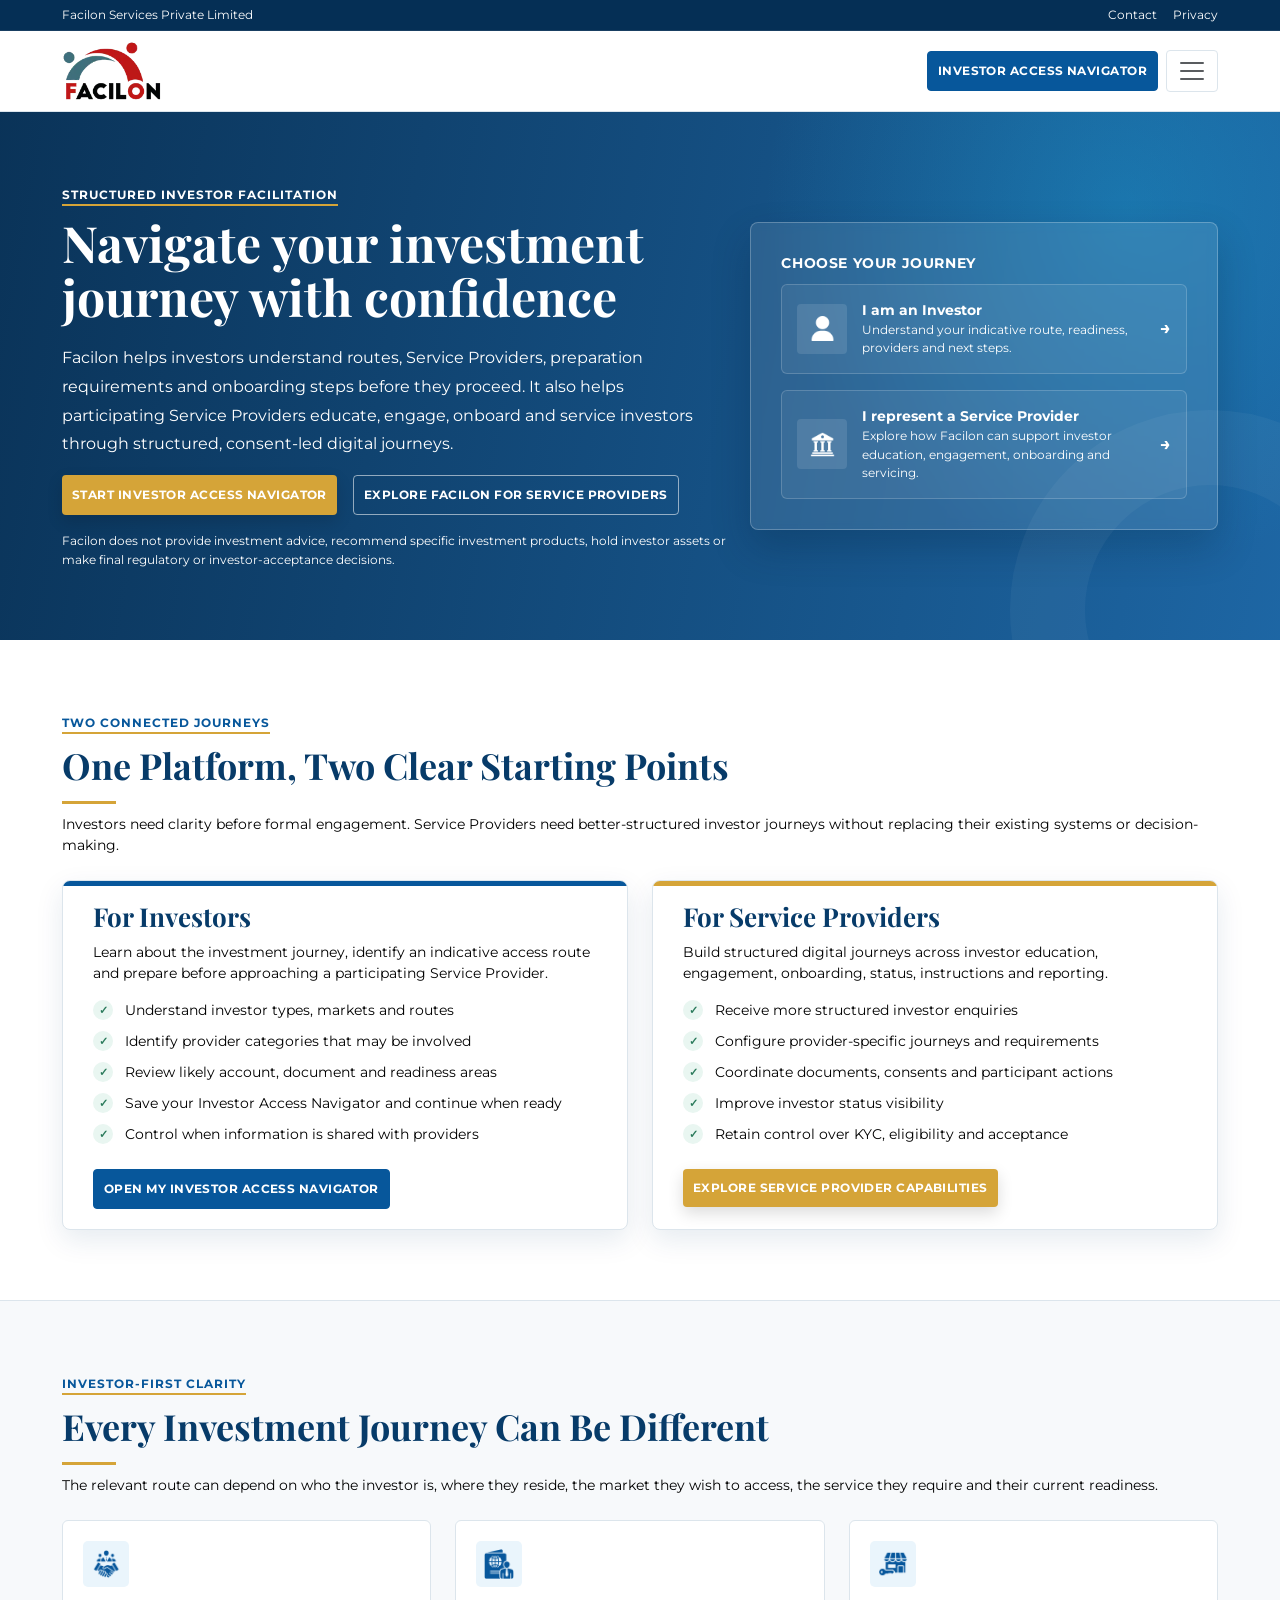
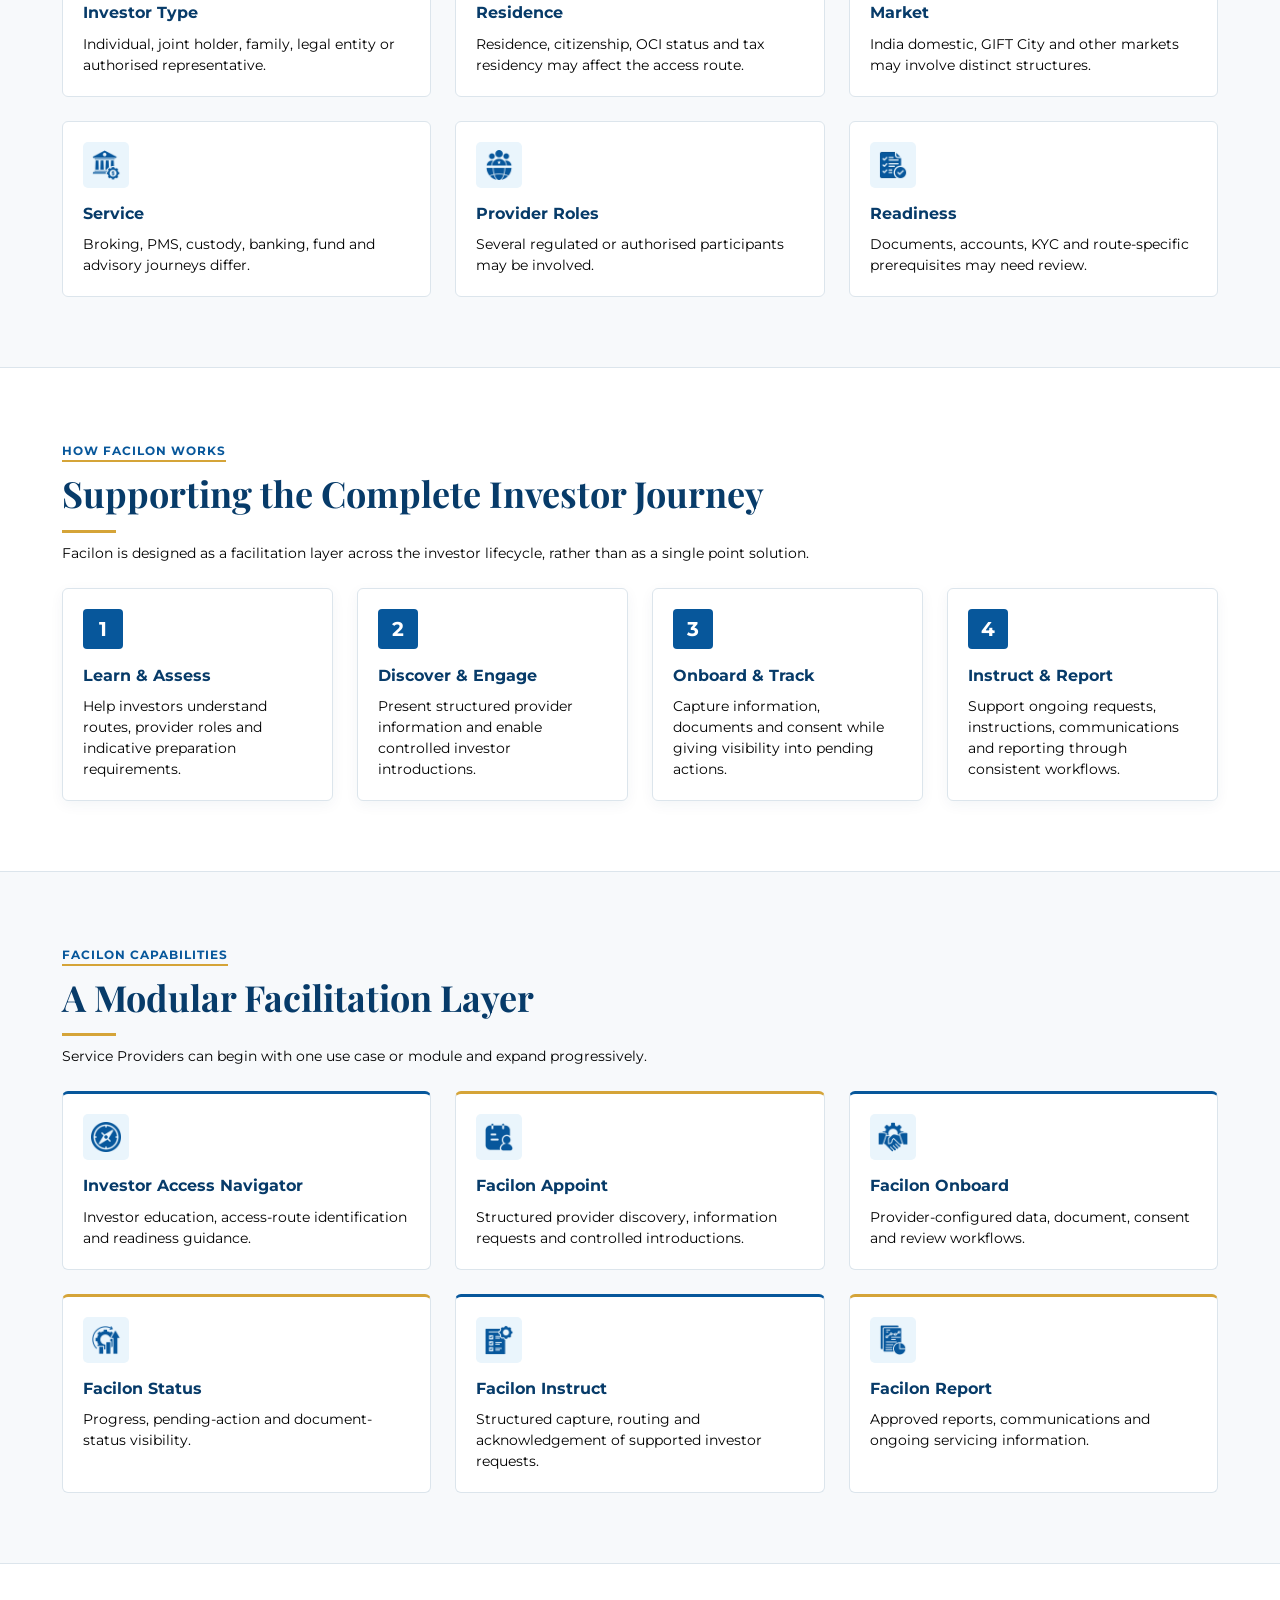
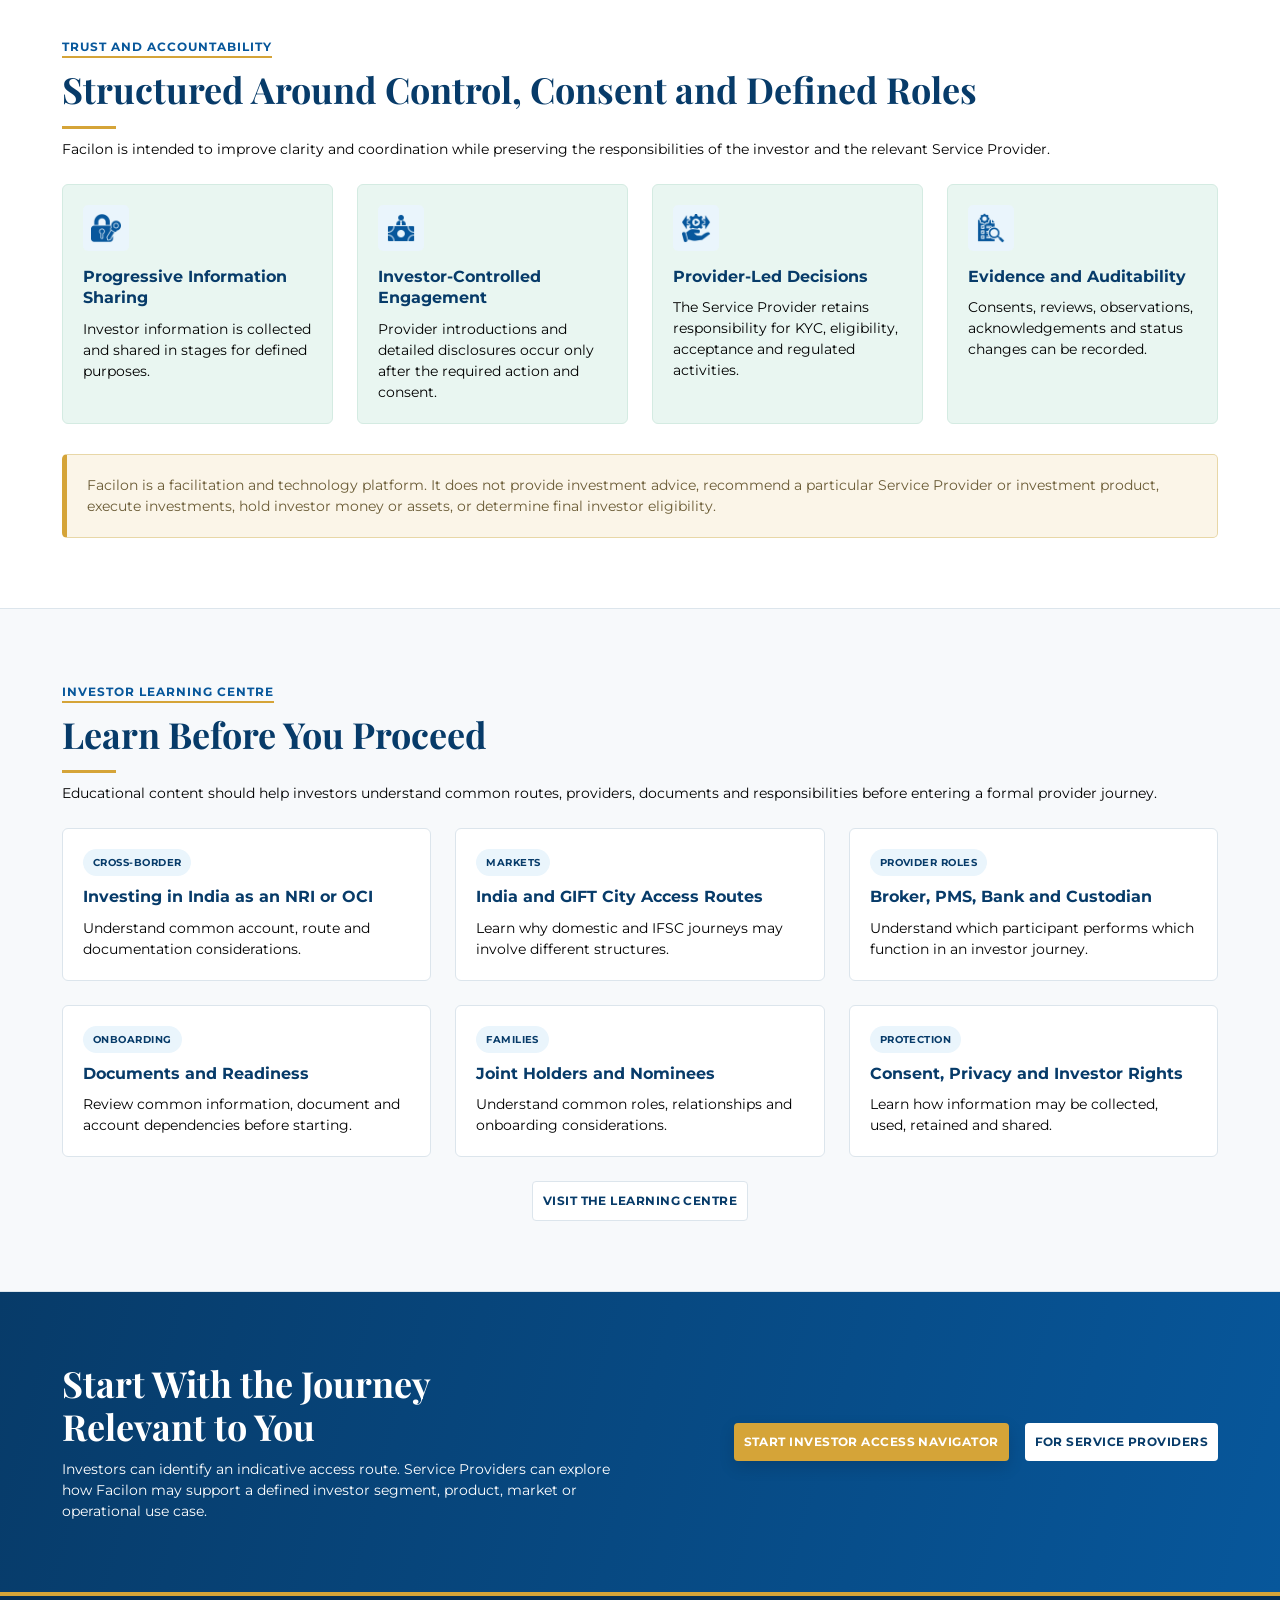
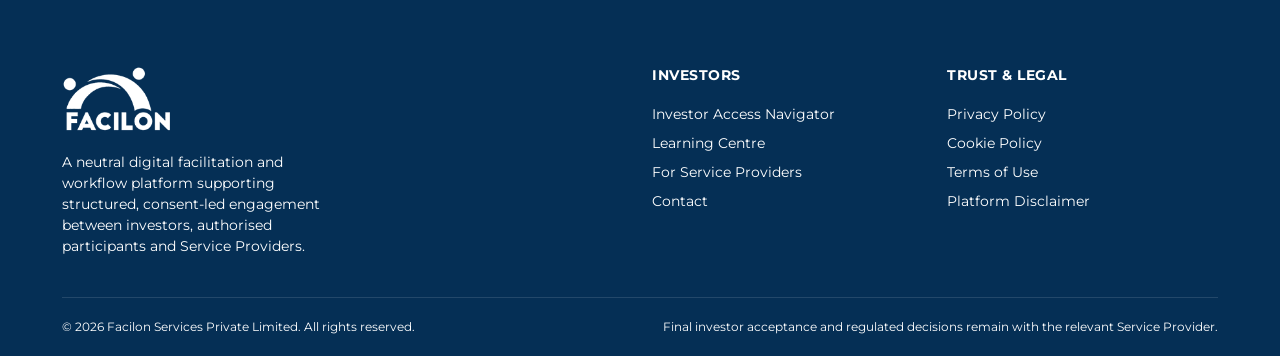
<file: index.html>
<!DOCTYPE html>
<html lang="en">

<head>
  <meta charset="UTF-8" />
  <meta name="viewport" content="width=device-width, initial-scale=1.0" />
  <meta name="description"
    content="Facilon helps investors use the Investor Access Navigator to understand their investment access route and helps Service Providers educate, engage, onboard and service investors through structured, consent-led digital journeys." />
  <title>Facilon Services | Investor Access Navigator and Service Provider Facilitation</title>
  <link rel="icon" type="image/png" href="images/favicon.png">
  <link href="https://cdn.jsdelivr.net/npm/bootstrap@5.3.8/dist/css/bootstrap.min.css" rel="stylesheet">
  <link rel="stylesheet" href="fs-style.css">
</head>

<body>
    <div class="topbar">
        <div class="container topbar-inner d-flex justify-content-between align-items-center flex-wrap gap-3 py-1">
            <div>Facilon Services Private Limited</div>
            <div class="topbar-links d-flex flex-wrap gap-3">
                <a href="contact.html">Contact</a>
                <a href="privacy-policy.html">Privacy</a>
            </div>
        </div>
    </div>
    <header class="nav navbar">
        <div class="container d-flex align-items-center justify-content-between">
            <a class="navbar-brand" href="index.html">
              <img src="images/logo.webp" alt="Facilon">
            </a>
            <div class="nav-actions d-flex align-items-center gap-2">
              <!--<div class="dropdown d-none d-sm-inline-flex">-->
              <!--  <button class="btn btn-outline dropdown-toggle" type="button" data-bs-toggle="dropdown" aria-expanded="false">-->
              <!--    Sign In-->
              <!--  </button>-->
              <!--  <ul class="dropdown-menu dropdown-menu-end">-->
              <!--    <li>-->
              <!--      <a class="dropdown-item" href="investor-sign-in.html">Investor Sign In</a>-->
              <!--    </li>-->
              <!--    <li>-->
              <!--      <a class="dropdown-item" href="service-provider-sign-in.html">Service Provider Sign In</a>-->
              <!--    </li>-->
              <!--  </ul>-->
              <!--</div>-->
              <a class="btn btn-primary d-none d-sm-inline-flex" href="investor-access-navigator.html">
                Investor Access Navigator
              </a>
              <button class="navbar-toggler" type="button" data-bs-toggle="offcanvas" data-bs-target="#sidebarNav"
                aria-controls="sidebarNav" aria-label="Open menu">
                <span class="navbar-toggler-icon"></span>
              </button>
            </div>
        </div>
    </header>
    <!-- Sidebar navigation: same offcanvas menu on desktop and mobile -->
    <div class="offcanvas offcanvas-end sidebar-nav" tabindex="-1" id="sidebarNav" aria-labelledby="sidebarNavLabel">
        <div class="offcanvas-header">
          <a class="navbar-brand" href="index.html"><img src="images/logo.webp" alt="Facilon"></a>
          <button type="button" class="btn-close" data-bs-dismiss="offcanvas" aria-label="Close"></button>
        </div>
        <div class="offcanvas-body d-flex flex-column">
          <ul class="navbar-nav flex-grow-1" aria-label="Main navigation">
              <li class="nav-item"><a class="nav-link" href="./"><img src="images/icon/sb-img-0.webp" alt=""> Home</a></li>
            <li class="nav-item"><a class="nav-link" href="investor-access-navigator.html"><img src="images/icon/sb-img-1.webp" alt=""> Investor Access Navigator</a></li>
            <li class="nav-item"><a class="nav-link" href="for-service-providers.html"><img src="images/icon/sb-img-2.webp" alt=""> For Service Providers</a></li>
            <li class="nav-item"><a class="nav-link" href="how-facilon-works.html"><img src="images/icon/sb-img-3.webp" alt=""> How Facilon Works</a></li>
            <li class="nav-item"><a class="nav-link" href="learning-centre.html"><img src="images/icon/sb-img-4.webp" alt=""> Learning Centre</a></li>
            <li class="nav-item"><a class="nav-link" href="about-facilon.html"><img src="images/icon/sb-img-5.webp" alt=""> About Facilon</a></li>
            <li class="nav-item"><a class="nav-link" href="contact.html"><img src="images/icon/sb-img-6.webp" alt=""> Contact</a></li>
          </ul>
        </div>
    </div>

  <main id="top">
    <section class="hero">
      <div class="container">
        <div class="row align-items-center gy-5">
          <div class="col-lg-7 hero-copy">
            <div class="eyebrow">Structured investor facilitation</div>
            <h1>Navigate your investment journey with confidence</h1>
            <p>
              Facilon helps investors understand routes, Service Providers, preparation requirements
              and onboarding steps before they proceed. It also helps participating Service Providers
              educate, engage, onboard and service investors through structured, consent-led digital journeys.
            </p>

            <div class="hero-actions d-flex flex-wrap gap-3 mb-3">
              <a class="btn btn-gold" href="investor-access-navigator.html">Start Investor Access Navigator</a>
              <a class="btn btn-ghost-light" href="for-service-providers.html">
                Explore Facilon for Service Providers
              </a>
            </div>

            <div class="micro">
              Facilon does not provide investment advice, recommend specific investment products,
              hold investor assets or make final regulatory or investor-acceptance decisions.
            </div>
          </div>

          <div class="col-lg-5">
            <aside class="hero-panel">
              <div class="hero-panel-title">Choose your journey</div>

              <a class="audience-link mb-3" href="investor-access-navigator.html">
                <div class="audience-icon">
                  <img src="images/icon/user.webp" alt="">
                </div>
                <div>
                  <strong>I am an Investor</strong>
                  <span>Understand your indicative route, readiness, providers and next steps.</span>
                </div>
                <div class="audience-arrow">→</div>
              </a>

              <a class="audience-link mb-0" href="for-service-providers.html">
                <div class="audience-icon">
                    <img src="images/icon/hero-icon-2.webp" alt="">
                ️</div>
                <div>
                  <strong>I represent a Service Provider</strong>
                  <span>Explore how Facilon can support investor education, engagement, onboarding and servicing.</span>
                </div>
                <div class="audience-arrow">→</div>
              </a>
            </aside>
          </div>
        </div>
      </div>
    </section>

    <section>
      <div class="container">
        <div class="section-head mb-4">
          <div class="eyebrow" style="color:var(--blue);">Two connected journeys</div>
          <h2>One Platform, Two Clear Starting Points</h2>
          <p>
            Investors need clarity before formal engagement. Service Providers need better-structured
            investor journeys without replacing their existing systems or decision-making.
          </p>
        </div>

        <div class="row g-4">
          <div class="col-md-6">
            <article class="path-card h-100">
              <h2 style="font-size:26px;">For Investors</h2>
              <p>
                Learn about the investment journey, identify an indicative access route and prepare before
                approaching a participating Service Provider.
              </p>

              <ul class="path-points">
                <li>Understand investor types, markets and routes</li>
                <li>Identify provider categories that may be involved</li>
                <li>Review likely account, document and readiness areas</li>
                <li>Save your Investor Access Navigator and continue when ready</li>
                <li>Control when information is shared with providers</li>
              </ul>

              <a class="btn btn-primary" href="investor-access-navigator.html">Open My Investor Access Navigator</a>
            </article>
          </div>

          <div class="col-md-6">
            <article class="path-card provider h-100">
              <h2 style="font-size: 26px;">For Service Providers</h2>
              <p>
                Build structured digital journeys across investor education, engagement, onboarding,
                status, instructions and reporting.
              </p>

              <ul class="path-points">
                <li>Receive more structured investor enquiries</li>
                <li>Configure provider-specific journeys and requirements</li>
                <li>Coordinate documents, consents and participant actions</li>
                <li>Improve investor status visibility</li>
                <li>Retain control over KYC, eligibility and acceptance</li>
              </ul>

              <a class="btn btn-gold" href="for-service-providers.html">Explore Service Provider Capabilities</a>
            </article>
          </div>
        </div>
      </div>
    </section>

    <section class="section-alt">
      <div class="container">
        <div class="section-head mb-4">
          <div class="eyebrow" style="color:var(--blue);">Investor-first clarity</div>
          <h2>Every Investment Journey Can Be Different</h2>
          <p>
            The relevant route can depend on who the investor is, where they reside, the market
            they wish to access, the service they require and their current readiness.
          </p>
        </div>

        <div class="row g-4">
          <div class="col-md-4">
            <article class="factor-card">
              <div class="icon">
                  <img src="images/icon/investor-type-icon.webp" alt="">
              </div>
              <h3>Investor Type</h3>
              <p>Individual, joint holder, family, legal entity or authorised representative.</p>
            </article>
          </div>
          <div class="col-md-4">
            <article class="factor-card">
              <div class="icon">
                  <img src="images/icon/residence-icon.webp" alt="">
              </div>
              <h3>Residence</h3>
              <p>Residence, citizenship, OCI status and tax residency may affect the access route.</p>
            </article>
          </div>
          <div class="col-md-4">
            <article class="factor-card">
              <div class="icon">
                  <img src="images/icon/market-icon.webp" alt="">
              </div>
              <h3>Market</h3>
              <p>India domestic, GIFT City and other markets may involve distinct structures.</p>
            </article>
          </div>
          <div class="col-md-4">
            <article class="factor-card">
              <div class="icon">
                  <img src="images/icon/services-icon.webp" alt="">
              </div>
              <h3>Service</h3>
              <p>Broking, PMS, custody, banking, fund and advisory journeys differ.</p>
            </article>
          </div>
          <div class="col-md-4">
            <article class="factor-card">
              <div class="icon">
                  <img src="images/icon/leadership.webp" alt="">
              </div>
              <h3>Provider Roles</h3>
              <p>Several regulated or authorised participants may be involved.</p>
            </article>
          </div>
          <div class="col-md-4">
            <article class="factor-card">
              <div class="icon">
                  <img src="images/icon/checklist.webp" alt="">
              </div>
              <h3>Readiness</h3>
              <p>Documents, accounts, KYC and route-specific prerequisites may need review.</p>
            </article>
          </div>
        </div>
      </div>
    </section>

    <section id="how-it-works">
      <div class="container">
        <div class="section-head mb-4">
          <div class="eyebrow" style="color:var(--blue);">How Facilon works</div>
          <h2>Supporting the Complete Investor Journey</h2>
          <p>
            Facilon is designed as a facilitation layer across the investor lifecycle, rather than
            as a single point solution.
          </p>
        </div>

        <div class="row g-4 row-cols-1 row-cols-sm-2 row-cols-lg-4">
          <div class="col">
            <article class="journey-step">
              <div class="journey-num">1</div>
              <h3>Learn &amp; Assess</h3>
              <p>Help investors understand routes, provider roles and indicative preparation requirements.</p>
            </article>
          </div>

          <div class="col">
            <article class="journey-step">
              <div class="journey-num">2</div>
              <h3>Discover &amp; Engage</h3>
              <p>Present structured provider information and enable controlled investor introductions.</p>
            </article>
          </div>

          <div class="col">
            <article class="journey-step">
              <div class="journey-num">3</div>
              <h3>Onboard &amp; Track</h3>
              <p>Capture information, documents and consent while giving visibility into pending actions.</p>
            </article>
          </div>

          <div class="col">
            <article class="journey-step">
              <div class="journey-num">4</div>
              <h3>Instruct &amp; Report</h3>
              <p>Support ongoing requests, instructions, communications and reporting through consistent workflows.</p>
            </article>
          </div>
        </div>
      </div>
    </section>

    <section class="section-alt">
      <div class="container">
        <div class="section-head mb-4">
          <div class="eyebrow" style="color:var(--blue);">Facilon capabilities</div>
          <h2>A Modular Facilitation Layer</h2>
          <p>
            Service Providers can begin with one use case or module and expand progressively.
          </p>
        </div>

        <div class="row g-4 row-cols-1 row-cols-md-2 row-cols-lg-3">
          <div class="col">
            <article class="service-card h-100">
              <div class="icon">
                  <img src="images/icon/ff-1.webp" alt="">
              </div>
              <h3>Investor Access Navigator</h3>
              <p>Investor education, access-route identification and readiness guidance.</p>
            </article>
          </div>

          <div class="col">
            <article class="service-card gold-top h-100">
              <div class="icon">
                  <img src="images/icon/ff-2.webp" alt="">
              </div>
              <h3>Facilon Appoint</h3>
              <p>Structured provider discovery, information requests and controlled introductions.</p>
            </article>
          </div>

          <div class="col">
            <article class="service-card h-100">
              <div class="icon">
                  <img src="images/icon/ff-3.webp" alt="">
              </div>
              <h3>Facilon Onboard</h3>
              <p>Provider-configured data, document, consent and review workflows.</p>
            </article>
          </div>

          <div class="col">
            <article class="service-card gold-top h-100">
              <div class="icon">
                  <img src="images/icon/ff-4.webp" alt="">
              </div>
              <h3>Facilon Status</h3>
              <p>Progress, pending-action and document-status visibility.</p>
            </article>
          </div>

          <div class="col">
            <article class="service-card h-100">
              <div class="icon">
                  <img src="images/icon/ff-5.webp" alt="">
              </div>
              <h3>Facilon Instruct</h3>
              <p>Structured capture, routing and acknowledgement of supported investor requests.</p>
            </article>
          </div>

          <div class="col">
            <article class="service-card gold-top h-100">
              <div class="icon">
                  <img src="images/icon/ff-6.webp" alt="">
              </div>
              <h3>Facilon Report</h3>
              <p>Approved reports, communications and ongoing servicing information.</p>
            </article>
          </div>
        </div>
      </div>
    </section>

    <section>
      <div class="container">
        <div class="section-head mb-4">
          <div class="eyebrow" style="color:var(--blue);">Trust and accountability</div>
          <h2>Structured Around Control, Consent and Defined Roles</h2>
          <p>
            Facilon is intended to improve clarity and coordination while preserving the responsibilities
            of the investor and the relevant Service Provider.
          </p>
        </div>

        <div class="row g-4 row-cols-1 row-cols-sm-2 row-cols-lg-4">
          <div class="col">
            <article class="trust-card h-100">
              <div class="icon">
                  <img src="images/icon/ff-7.webp" alt="">
              </div>
              <h3>Progressive Information Sharing</h3>
              <p>Investor information is collected and shared in stages for defined purposes.</p>
            </article>
          </div>

          <div class="col">
            <article class="trust-card h-100">
              <div class="icon">
                  <img src="images/icon/ff-8.webp" alt="">
              </div>
              <h3>Investor-Controlled Engagement</h3>
              <p>Provider introductions and detailed disclosures occur only after the required action and consent.</p>
            </article>
          </div>

          <div class="col">
            <article class="trust-card h-100">
              <div class="icon">
                  <img src="images/icon/ff-9.webp" alt="">
              </div>
              <h3>Provider-Led Decisions</h3>
              <p>The Service Provider retains responsibility for KYC, eligibility, acceptance and regulated activities.</p>
            </article>
          </div>

          <div class="col">
            <article class="trust-card h-100">
              <div class="icon">
                  <img src="images/icon/ff-10.webp" alt="">
              </div>
              <h3>Evidence and Auditability</h3>
              <p>Consents, reviews, observations, acknowledgements and status changes can be recorded.</p>
            </article>
          </div>
        </div>

        <div class="disclaimer">
          Facilon is a facilitation and technology platform. It does not provide investment advice,
          recommend a particular Service Provider or investment product, execute investments, hold investor
          money or assets, or determine final investor eligibility.
        </div>
      </div>
    </section>

    <section id="learn" class="section-alt">
      <div class="container">
        <div class="section-head mb-4">
          <div class="eyebrow" style="color:var(--blue);">Investor Learning Centre</div>
          <h2>Learn Before You Proceed</h2>
          <p>
            Educational content should help investors understand common routes, providers, documents and
            responsibilities before entering a formal provider journey.
          </p>
        </div>

        <div class="row g-4 row-cols-1 row-cols-md-2 row-cols-lg-3">
          <div class="col">
            <article class="learning-card h-100">
              <span class="learning-tag">Cross-border</span>
              <h3>Investing in India as an NRI or OCI</h3>
              <p>Understand common account, route and documentation considerations.</p>
            </article>
          </div>

          <div class="col">
            <article class="learning-card h-100">
              <span class="learning-tag">Markets</span>
              <h3>India and GIFT City Access Routes</h3>
              <p>Learn why domestic and IFSC journeys may involve different structures.</p>
            </article>
          </div>

          <div class="col">
            <article class="learning-card h-100">
              <span class="learning-tag">Provider roles</span>
              <h3>Broker, PMS, Bank and Custodian</h3>
              <p>Understand which participant performs which function in an investor journey.</p>
            </article>
          </div>

          <div class="col">
            <article class="learning-card h-100">
              <span class="learning-tag">Onboarding</span>
              <h3>Documents and Readiness</h3>
              <p>Review common information, document and account dependencies before starting.</p>
            </article>
          </div>

          <div class="col">
            <article class="learning-card h-100">
              <span class="learning-tag">Families</span>
              <h3>Joint Holders and Nominees</h3>
              <p>Understand common roles, relationships and onboarding considerations.</p>
            </article>
          </div>

          <div class="col">
            <article class="learning-card h-100">
              <span class="learning-tag">Protection</span>
              <h3>Consent, Privacy and Investor Rights</h3>
              <p>Learn how information may be collected, used, retained and shared.</p>
            </article>
          </div>
        </div>

        <div class="text-center mt-4">
          <a class="btn btn-outline" href="learning-centre.html">Visit the Learning Centre</a>
        </div>
      </div>
    </section>

    <section class="band">
      <div class="container">
        <div class="row align-items-center gy-4">
          <div class="col-lg-6">
            <h2>Start With the Journey <br>Relevant to You</h2>
            <p>
              Investors can identify an indicative access route. Service Providers can explore how Facilon
              may support a defined investor segment, product, market or operational use case.
            </p>
          </div>

          <div class="col-lg-6">
            <div class="d-flex gap-3 justify-content-lg-end">
              <a class="btn btn-gold" href="investor-access-navigator.html">Start Investor Access Navigator</a>
              <a class="btn btn-light-solid" href="for-service-providers.html">
                For Service Providers
              </a>
            </div>
          </div>
        </div>
      </div>
    </section>
  </main>

  <footer class="footer" id="contact">
    <div class="container">
      <div class="row g-4 mb-4">
        <div class="col-lg-3 col-md-6">
          <div class="footer-brand-sec navbar-brand">
            <img src="images/logo.webp" alt="Facilon">
          </div>
          <p>
            A neutral digital facilitation and workflow platform supporting structured,
            consent-led engagement between investors, authorised participants and Service Providers.
          </p>
        </div>
        <div class="col-lg-3 col-md-4">
          <!--<h3>Service Providers</h3>-->
          <!--<div class="footer-links">-->
          <!--  <a href="#modules">Facilon Modules</a>-->
          <!--  <a href="#discussion">Request a Discussion</a>-->
          <!--  <a href="#signin">Service Provider Sign In</a>-->
          <!--</div>-->
        </div>
        
        <div class="col-lg-3 col-md-4">
          <h3>Investors</h3>
          <div class="footer-links">
            <a href="investor-access-navigator.html">Investor Access Navigator</a>
            <a href="learning-centre.html">Learning Centre</a>
            <a href="for-service-providers.html">For Service Providers</a>
            <a href="contact.html">Contact</a>
          </div>
        </div>

        <div class="col-lg-3 col-md-4">
          <h3>Trust &amp; Legal</h3>
          <div class="footer-links">
            <a href="privacy-policy.html">Privacy Policy</a>
            <a href="cookies-policy.html">Cookie Policy</a>
            <a href="terms-of-use.html">Terms of Use</a>
            <a href="disclaimer.html">Platform Disclaimer</a>
            <!--<a href="#rights">Investor Rights</a>-->
            <!--<a href="#security">Security at Facilon</a>-->
          </div>
        </div>
      </div>

      <div class="footer-bottom d-flex justify-content-between flex-wrap gap-3">
        <div>© <span id="year"></span> Facilon Services Private Limited. All rights reserved.</div>
        <div>Final investor acceptance and regulated decisions remain with the relevant Service Provider.</div>
      </div>
    </div>
  </footer>

  <script src="https://cdn.jsdelivr.net/npm/bootstrap@5.3.8/dist/js/bootstrap.bundle.min.js"></script>
  <script>
    document.getElementById("year").textContent = new Date().getFullYear();
  </script>
</body>

</html>
</file>
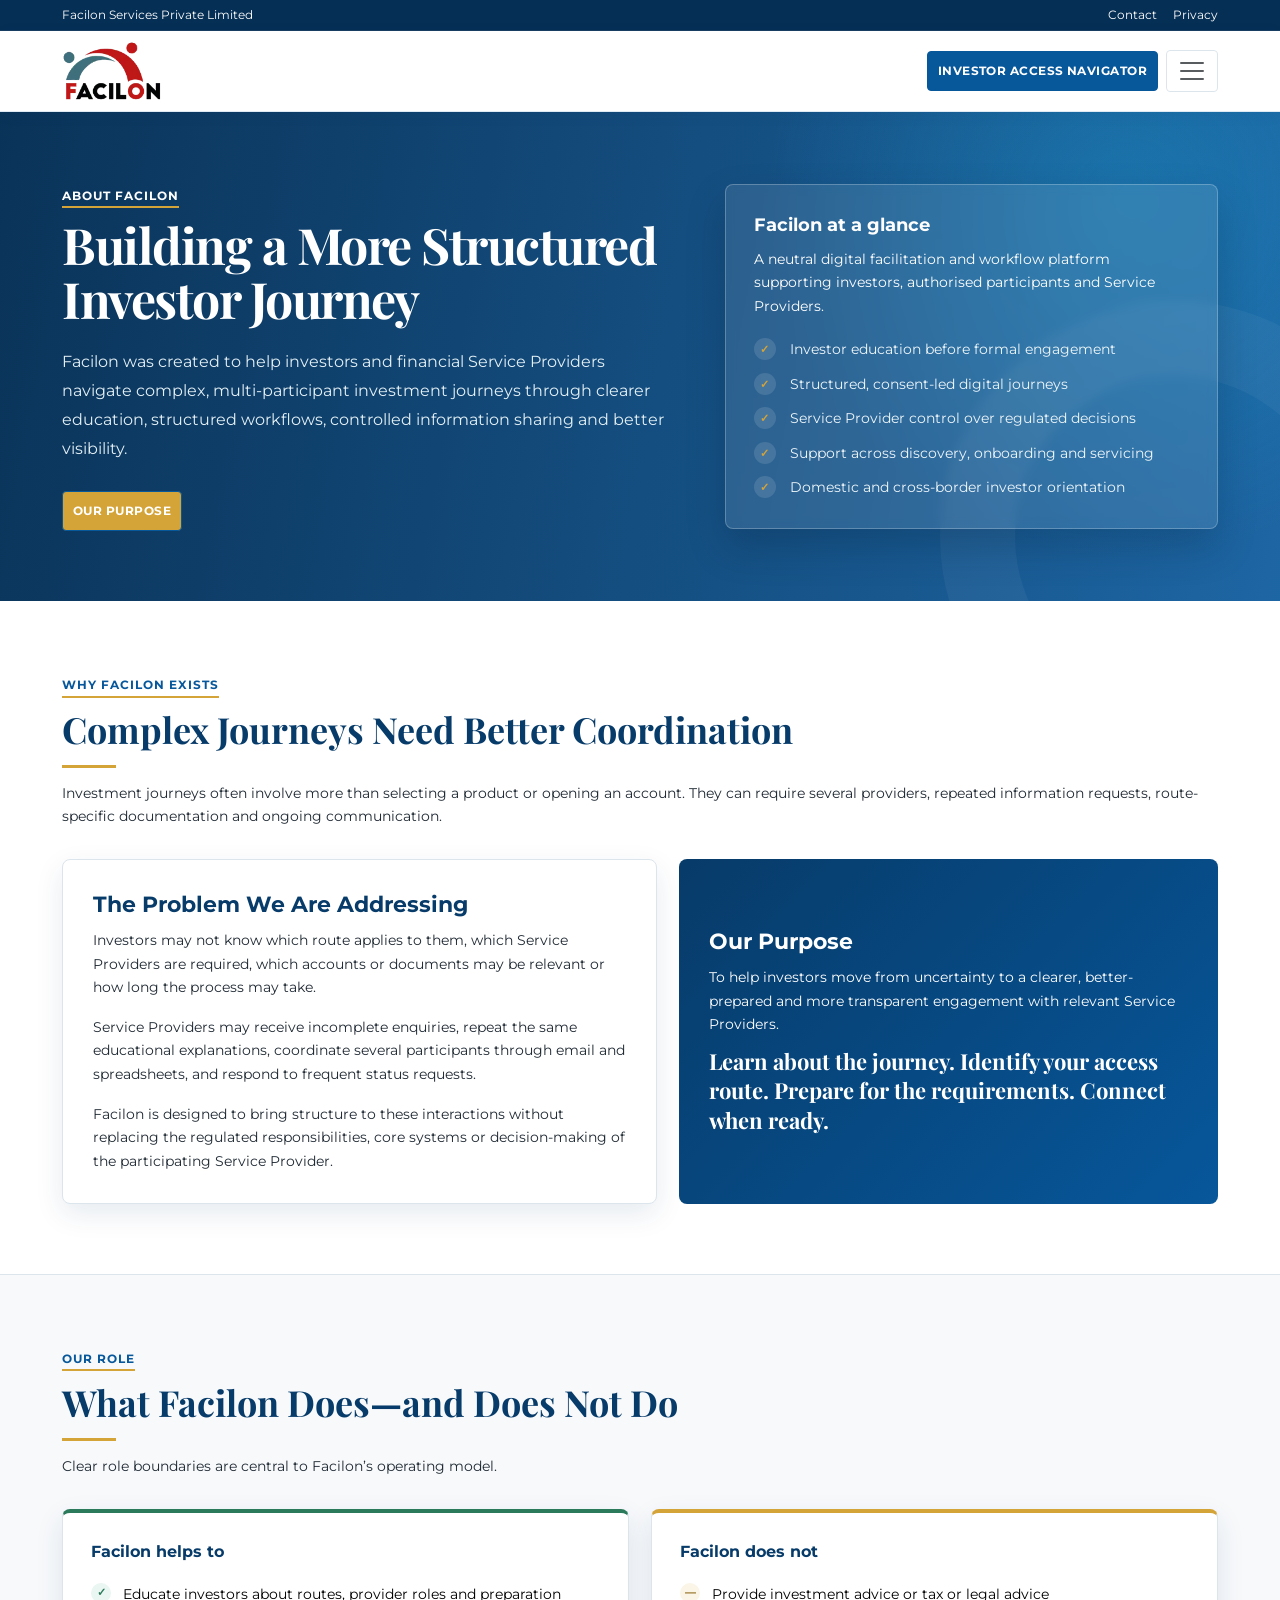
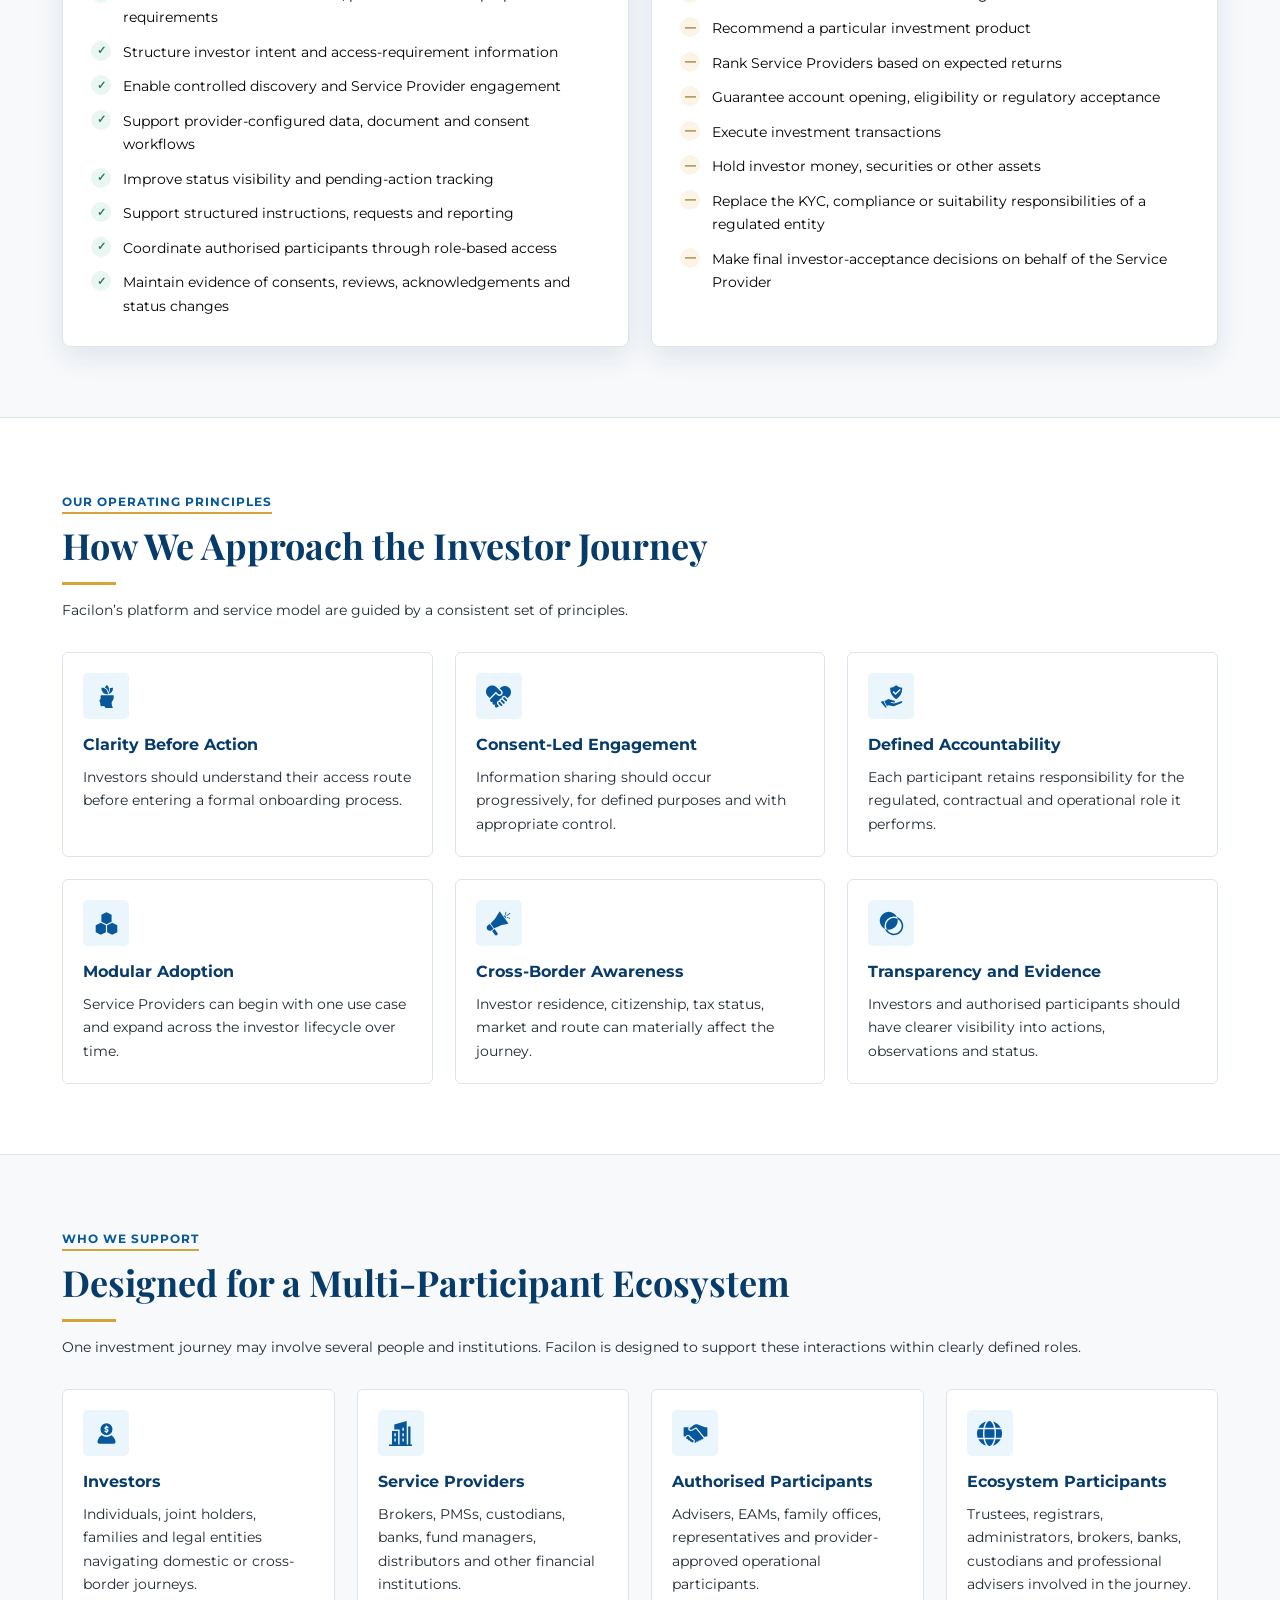
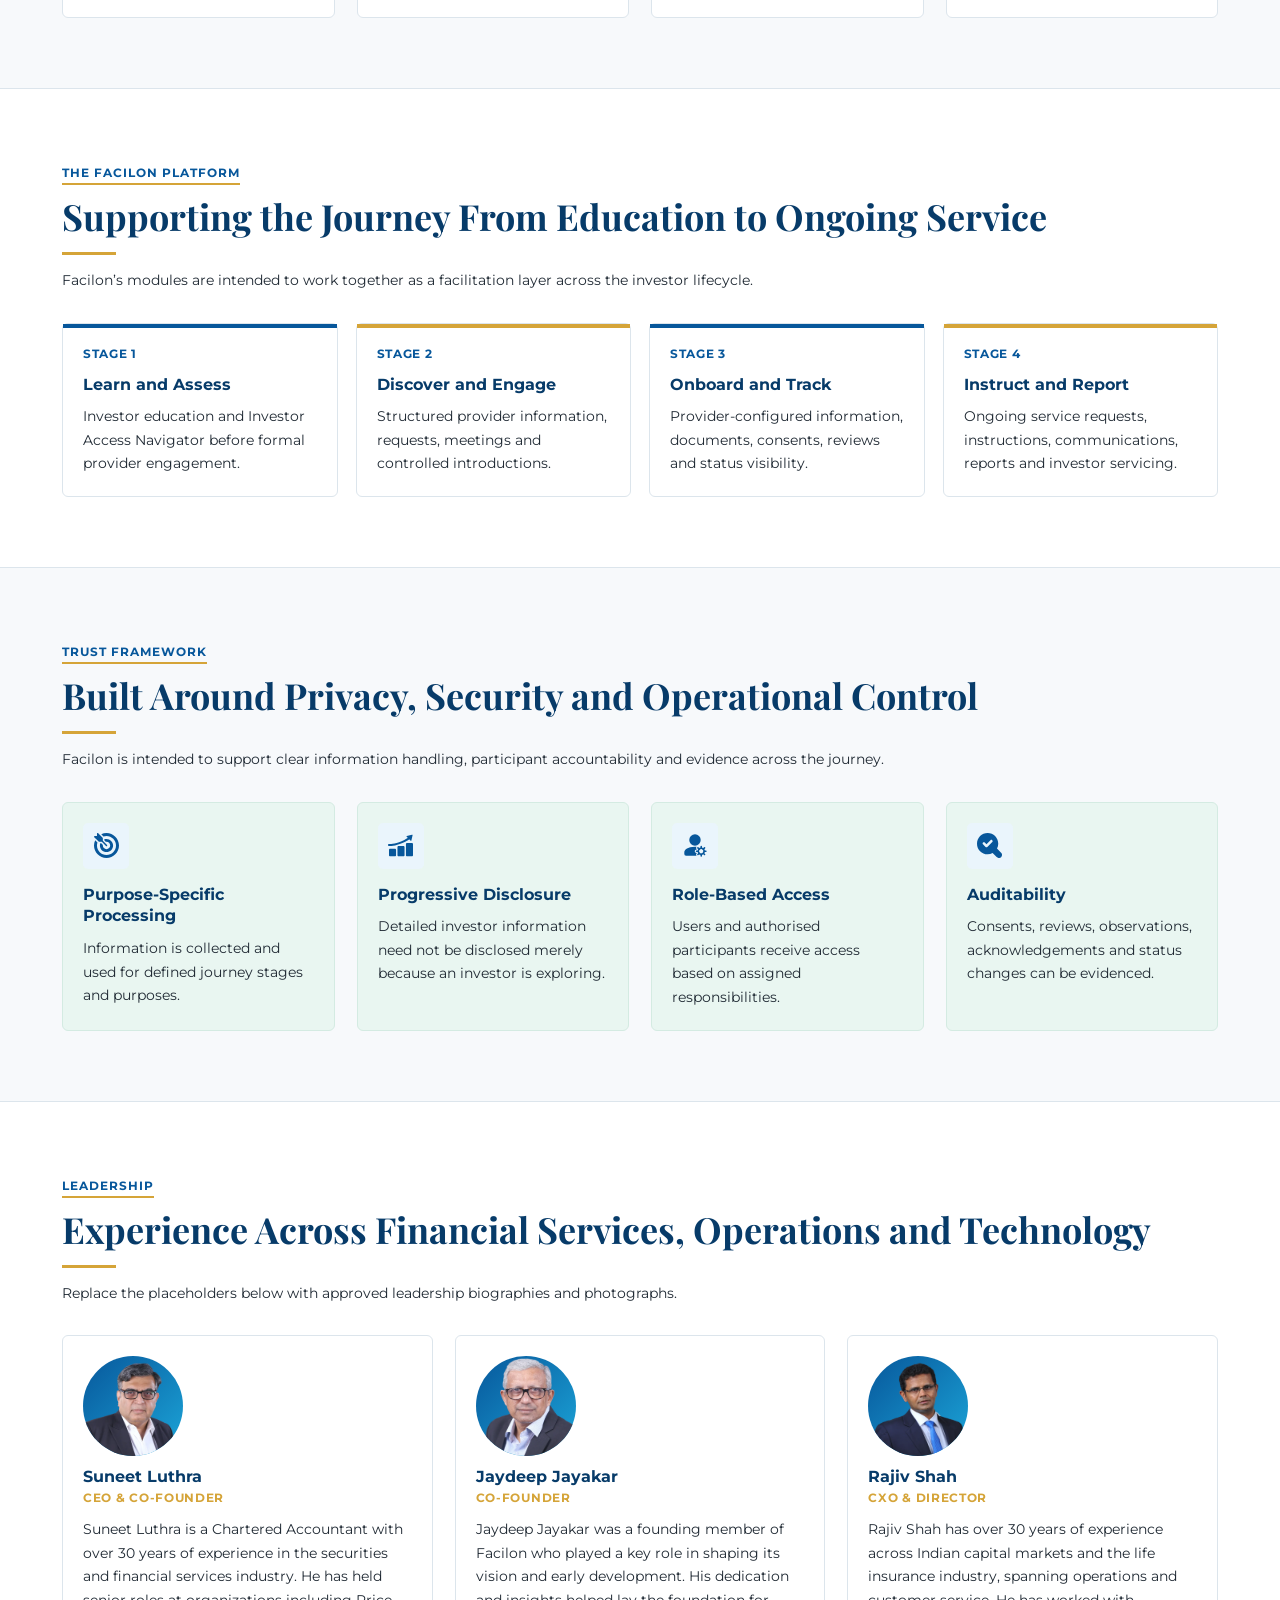
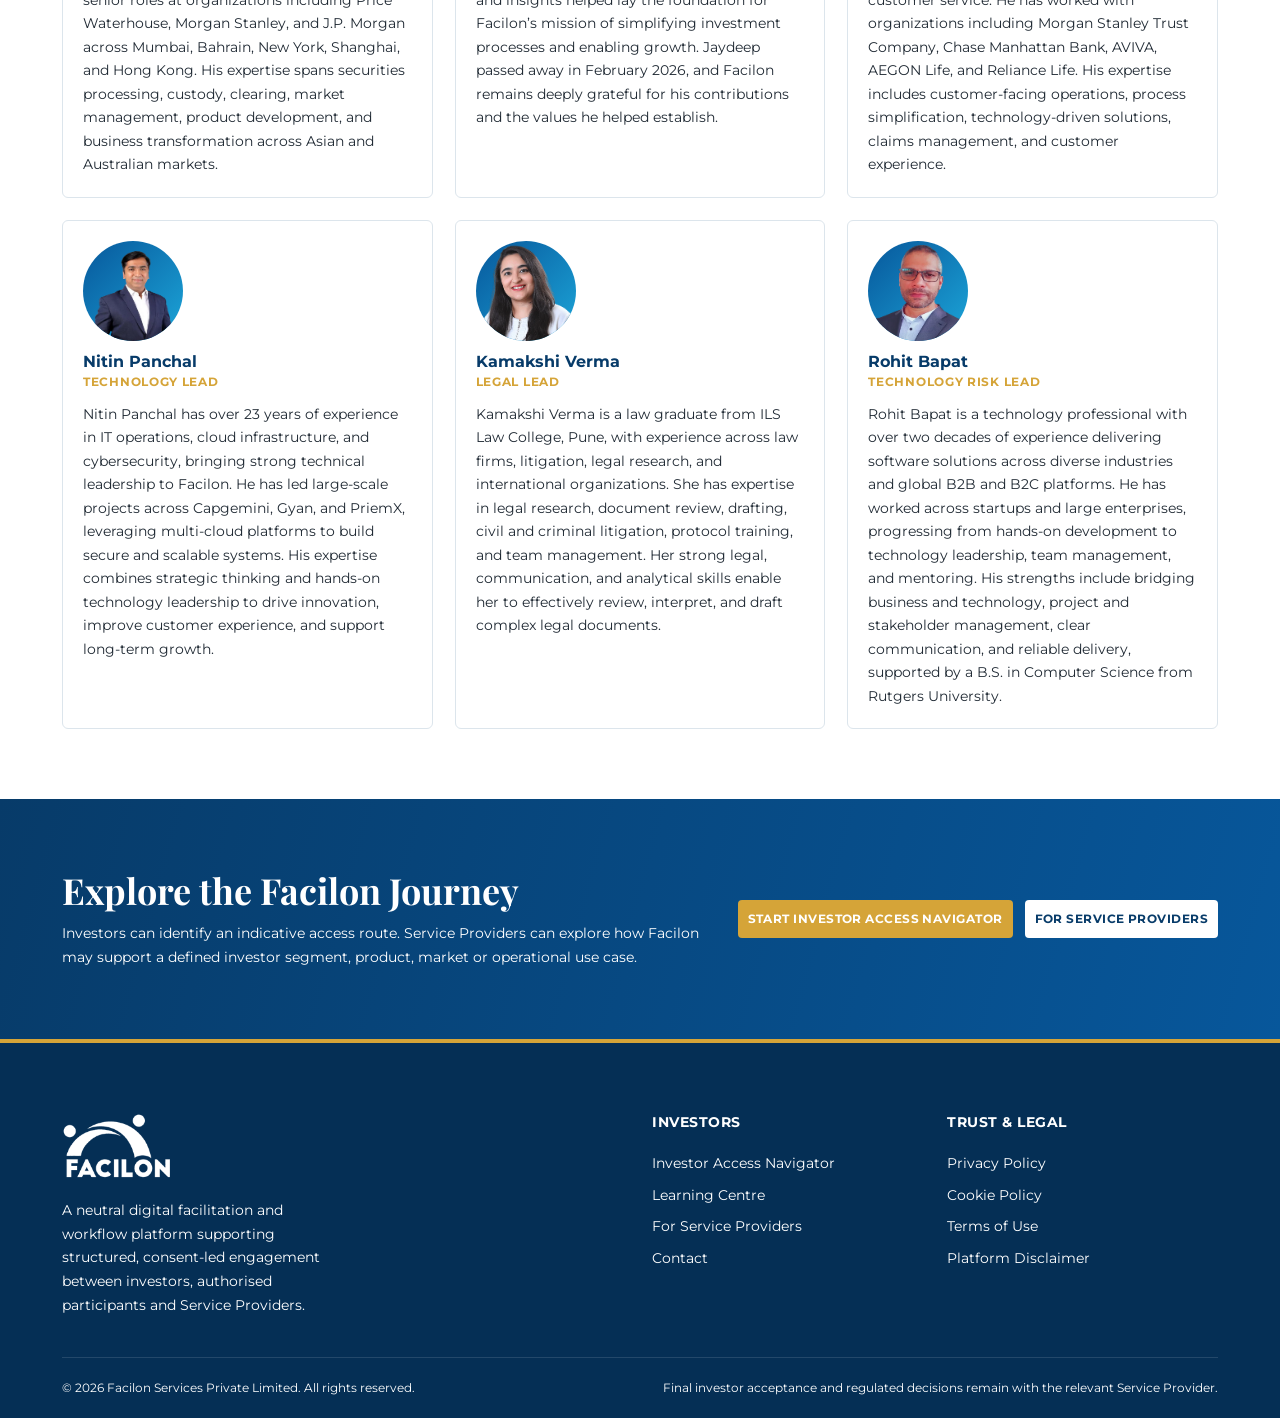
<file: about-facilon.html>
<!DOCTYPE html>
<html lang="en">
<head>
  <meta charset="UTF-8" />
  <meta name="viewport" content="width=device-width, initial-scale=1.0" />
  <meta name="description" content="Learn about Facilon Services, its purpose, facilitation model, operating principles, leadership and commitment to structured, consent-led investor journeys." />
  <title>About Facilon | Facilon Services</title>
  <link rel="icon" type="image/png" href="images/favicon.png">
    <link href="https://cdn.jsdelivr.net/npm/bootstrap@5.3.8/dist/css/bootstrap.min.css" rel="stylesheet">
    <link rel="stylesheet" href="fs-style.css">

  <style>

    :root{
      --blue:#07579b;
      --blue-dark:#073b69;
      --blue-deep:#052f55;
      --cyan:#1ca6d9;
      --sky:#eaf5fc;
      --gold:#d5a438;
      --gold-soft:#fbf5e8;
      --green:#2a7a5b;
      --green-soft:#e9f6f1;
      --ink:#202a34;
      --muted:#687783;
      --paper:#f7f9fb;
      --white:#ffffff;
      --border:#dce5ec;
      --shadow:0 10px 28px rgba(7,59,105,.10);
      --shadow-hover:0 16px 36px rgba(7,59,105,.16);
      --radius:8px;
      --max:1180px;
    }

    *{box-sizing:border-box}
    html{scroll-behavior:smooth}
    body{
      margin:0;
      font-family:'Montserrat',Arial,Helvetica,sans-serif;
      background:#fff;
      color:var(--ink);
      line-height:1.68;
      -webkit-font-smoothing:antialiased;
    }

    a{text-decoration:none;color:inherit}
    button{font:inherit}


    .nav{
      position:sticky;
      top:0;
      z-index:100;
      background:rgba(255,255,255,.97);
      border-bottom:1px solid rgba(7,87,155,.12);
      box-shadow:0 3px 14px rgba(7,59,105,.06);
      backdrop-filter:blur(12px);
    }

    .nav::before{
      content:'';
      display:block;
      height:4px;
      background:linear-gradient(90deg,var(--blue-dark),var(--cyan));
    }

    .nav-inner{
      min-height:74px;
      display:flex;
      align-items:center;
      justify-content:space-between;
      gap:24px;
    }

    .brand{
      color:var(--blue-dark);
      font-weight:700;
      font-size:22px;
      letter-spacing:.3px;
      text-transform:uppercase;
      white-space:nowrap;
    }

    .brand span{color:var(--gold)}

    .nav-links{
      display:flex;
      align-items:center;
      gap:26px;
      font-size:12px;
      font-weight:600;
      color:#44596a;
      text-transform:uppercase;
      letter-spacing:.45px;
    }

    .nav-links a{
      position:relative;
      padding:8px 0;
    }

    .nav-links a::after{
      content:'';
      position:absolute;
      left:0;
      right:100%;
      bottom:0;
      height:2px;
      background:var(--cyan);
      transition:.2s;
    }

    .nav-links a:hover{color:var(--blue)}
    .nav-links a:hover::after{right:0}

    .nav-actions{
      display:flex;
      gap:10px;
      align-items:center;
    }

    .menu-toggle{
      display:none;
      border:1px solid var(--border);
      background:#fff;
      color:var(--blue-dark);
      padding:9px 11px;
      border-radius:4px;
      cursor:pointer;
    }

    .hero{
      position:relative;
      overflow:hidden;
      color:#fff;
      background:
        radial-gradient(circle at 88% 18%,rgba(28,166,217,.30),transparent 30%),
        linear-gradient(100deg,rgba(5,47,85,.98),rgba(7,87,155,.91));
    }

    .hero::after{
      content:'';
      position:absolute;
      right:-130px;
      bottom:-170px;
      width:470px;
      height:470px;
      border:75px solid rgba(255,255,255,.045);
      border-radius:50%;
    }

    .hero-inner{
      position:relative;
      z-index:1;
      display:grid;
      grid-template-columns:1.1fr .9fr;
      gap:60px;
      align-items:center;
    }

    .eyebrow {
    display: inline-block;
    font-size: 12px;
    letter-spacing: 1px;
    text-transform: uppercase;
    font-weight: 700;
    color: inherit;
    margin-bottom: 10px;
    padding-bottom: 0;
    border-bottom: 2px solid var(--gold);
}

    h1,h2,h3{margin-top:0;color:var(--blue-dark)}

    h1{
      font-family:'Playfair Display',Georgia,serif;
      color:#fff;
      font-size:50px;
      line-height:1.08;
      letter-spacing:-.03em;
      margin-bottom:22px;
      max-width:850px;
    }

    h2{
      font-family:'Playfair Display',Georgia,serif;
      font-size:36px;
      line-height:1.2;
      margin-bottom:14px;
    }

    h3{
      font-size:16px;
      line-height:1.35;
      margin-bottom:10px;
    }

    .hero-copy p{
      margin:0 0 28px;
      max-width:760px;
      color:#e4f0f6;
      font-size:16px;
      line-height:1.8;
    }

    .hero-panel{
      background:rgba(255,255,255,.10);
      border:1px solid rgba(255,255,255,.24);
      border-radius:8px;
      padding:28px;
      backdrop-filter:blur(5px);
      box-shadow:0 18px 38px rgba(3,31,56,.24);
    }

    .hero-panel h3{color:#fff;font-size:18px}
    .hero-panel p{color:#ffffff;font-size:14px;margin:0 0 20px}

    .principle-list{
      display:grid;
      gap:11px;
    }

    .principle-item{
      display:grid;
      grid-template-columns:26px 1fr;
      gap:10px;
      align-items:start;
      font-size:14px;
      color:#eef6fa;
    }

    .principle-item::before{
      content:'✓';
      width:22px;
      height:22px;
      border-radius:50%;
      display:grid;
      place-items:center;
      background:rgba(255,255,255,.12);
      color:var(--gold);
      font-weight:700;
      font-size:11px;
    }

    .section-alt{
      background:var(--paper);
      border-top:1px solid var(--border);
      border-bottom:1px solid var(--border);
    }

    .section-head{
      margin-bottom:30px;
    }

    .section-head h2::after{
      content:'';
      display:block;
      width:54px;
      height:3px;
      background:var(--gold);
      margin-top:14px;
    }

    .section-head p{
      margin:0;
      color:var(--ink);
      font-size:14px;
    }

    .story-grid,
    .role-grid,
    .values-grid,
    .audience-grid,
    .trust-grid,
    .leadership-grid{
      display:grid;
      gap:22px;
    }

    .story-grid{
      grid-template-columns:1.05fr .95fr;
      align-items:start;
    }

    .story-card{
      background:#fff;
      border:1px solid var(--border);
      border-radius:8px;
      padding:30px;
      box-shadow:var(--shadow);
      min-height: 345px;
    }

    .story-card p{
      color:var(--ink);
      font-size:14px;
      margin:0 0 16px;
    }
    
    .story-card h3 {
            font-size: 22px;
    }

    .story-card p:last-child{margin-bottom:0}

    .statement-card{
      background:linear-gradient(135deg,var(--blue-dark),var(--blue));
      color:#fff;
      border-radius:8px;
      padding:30px;
      min-height: 345px;
          display: flex;
    flex-direction: column;
    justify-content: center;
    }

    .statement-card h3{color:#fff;font-size:22px}
    .statement-card p{color:#ffffff;font-size:14px;margin:0 0 10px}

    .statement-card strong{
      display:block;
      color:#fff;
      font-family:'Playfair Display',Georgia,serif;
      font-size:22px;
      line-height:1.35;
      margin-top:0;
    }

    .role-grid{
      grid-template-columns:1fr 1fr;
    }

    .role-card{
      border-radius:8px;
      padding:28px;
      border:1px solid var(--border);
      background:#fff;
      box-shadow:var(--shadow);
    }

    .role-card.positive{border-top:4px solid var(--green)}
    .role-card.boundary{border-top:4px solid var(--gold)}

    .role-list{
      list-style:none;
      padding:0;
      margin:20px 0 0;
      display:grid;
      gap:11px;
    }

    .role-list li{
      
    display: grid;
    grid-template-columns: 22px 1fr;
    gap: 10px;
    font-size: 14px;
    color: #000000;
    }

    .role-card.positive .role-list li::before{
      content:'✓';
      width:20px;height:20px;border-radius:50%;
      display:grid;place-items:center;
      background:var(--green-soft);
      color:var(--green);
      font-size:11px;font-weight:700;
    }

    .role-card.boundary .role-list li::before{
      content:'—';
      width:20px;height:20px;border-radius:50%;
      display:grid;place-items:center;
      background:var(--gold-soft);
      color:#8d6817;
      font-size:11px;font-weight:700;
    }

    .values-grid{
      grid-template-columns:repeat(3,1fr);
    }

    .value-card,
    .audience-card,
    .trust-card,
    .leader-card{
      background:#fff;
      border:1px solid var(--border);
      border-radius:6px;
      padding:20px;
      transition:.2s;
    }

    .value-card:hover,
    .audience-card:hover,
    .trust-card:hover,
    .leader-card:hover{
      transform:translateY(-3px);
      box-shadow:var(--shadow-hover);
      border-color:#bdd7e7;
    }

    .icon{
      width:46px;
      height:46px;
      border-radius:5px;
      display:grid;
      place-items:center;
      background:var(--sky);
      color:var(--blue);
      font-size:21px;
      margin-bottom:15px;
    }
.icon img{
    width: 25px;
}
    .value-card p,
    .audience-card p,
    .trust-card p,
    .leader-card p{
      color:var(--ink);
      margin:0;
      font-size:14px;
    }

    .audience-grid{
      grid-template-columns:repeat(4,1fr);
    }

    .trust-grid{
      grid-template-columns:repeat(4,1fr);
    }

    .trust-card{
      background:var(--green-soft);
      border-color:#d4ebe2;
    }

    .leadership-grid{
      grid-template-columns:repeat(3,1fr);
    }

    .leader-card{
      text-align:left;
    }

    .leader-photo{
      /*width:72px;*/
      /*height:72px;*/
      /*border-radius:50%;*/
      /*display:grid;*/
      /*place-items:center;*/
      /*background:linear-gradient(135deg,var(--blue),var(--cyan));*/
      /*color:#fff;*/
      /*font-weight:700;*/
      /*font-size:22px;*/
      /*margin-bottom:18px;*/
    }
    
    .leader-card h3 {
        margin-bottom: 0;
    }
    
    .leader-photo img {
        width: 100px;
        height: 100px;
        background: linear-gradient(135deg, var(--blue), var(--cyan));
        border-radius: 50%;
        margin-bottom: 10px;
    }

    .leader-role{
      color:var(--gold);
      font-size:12px;
      font-weight:700;
      text-transform:uppercase;
      letter-spacing:.7px;
      margin-bottom:10px;
          margin-top: 0;
    }

    .timeline{
      display:grid;
      grid-template-columns:repeat(4,1fr);
      gap:18px;
    }

    .timeline-card{
      position:relative;
      background:#fff;
      border:1px solid var(--border);
      border-radius:6px;
      padding:20px;
    }

    .timeline-card::before{
      content:'';
      position:absolute;
      left:0;
      top:0;
      width:100%;
      height:4px;
      background:var(--blue);
    }

    .timeline-card:nth-child(even)::before{background:var(--gold)}

    .timeline-label{
      color:var(--blue);
      font-size:12px;
      font-weight:700;
      text-transform:uppercase;
      letter-spacing:.7px;
      margin-bottom:10px;
    }

    .timeline-card p{
      margin:0;
      color:var(--ink);
      font-size:14px;
    }

    .band{
      background:linear-gradient(105deg,var(--blue-dark),var(--blue));
      color:#fff;
    }

    .band-inner{
      display:grid;
      grid-template-columns:1fr auto;
      gap:30px;
      align-items:center;
    }

    .band h2{color:#fff;margin-bottom:10px}
    .band p{margin:0;color:#ffffff;font-size:14px;max-width:760px}


    @media(max-width:1050px){
      .nav-links{display:none}
      .menu-toggle{display:inline-flex}
      .audience-grid,.trust-grid{grid-template-columns:repeat(2,1fr)}
      .timeline{grid-template-columns:repeat(2,1fr)}
      .footer-grid{grid-template-columns:1fr 1fr}
    }

    @media(max-width:820px){
      .hero-inner,
      .story-grid,
      .role-grid,
      .band-inner{
        grid-template-columns:1fr;
      }

      .values-grid,
      .leadership-grid{
        grid-template-columns:1fr;
      }

      .nav-actions .btn-outline{display:none}
    }

    @media(max-width:620px){
      .container{width:min(calc(100% - 28px),var(--max))}
      .topbar{display:none}
      .nav-inner{min-height:66px}
      .nav-actions .btn-primary{display:none}
      section{padding:58px 0}
      .hero-inner{padding:64px 0 60px}
      .audience-grid,
      .trust-grid,
      .timeline,
      .footer-grid{
        grid-template-columns:1fr;
      }
      .band .btn{width:100%}
    }
  </style>
</head>

<body>
    <div class="topbar">
        <div class="container topbar-inner d-flex justify-content-between align-items-center flex-wrap gap-3 py-1">
            <div>Facilon Services Private Limited</div>
            <div class="topbar-links d-flex flex-wrap gap-3">
                <a href="contact.html">Contact</a>
                <a href="privacy-policy.html">Privacy</a>
            </div>
        </div>
    </div>
    <header class="nav navbar">
        <div class="container d-flex align-items-center justify-content-between">
            <a class="navbar-brand" href="index.html">
              <img src="images/logo.webp" alt="Facilon">
            </a>
            <div class="nav-actions d-flex align-items-center gap-2">
              <!--<div class="dropdown d-none d-sm-inline-flex">-->
              <!--  <button class="btn btn-outline dropdown-toggle" type="button" data-bs-toggle="dropdown" aria-expanded="false">-->
              <!--    Sign In-->
              <!--  </button>-->
              <!--  <ul class="dropdown-menu dropdown-menu-end">-->
              <!--    <li>-->
              <!--      <a class="dropdown-item" href="investor-sign-in.html">Investor Sign In</a>-->
              <!--    </li>-->
              <!--    <li>-->
              <!--      <a class="dropdown-item" href="service-provider-sign-in.html">Service Provider Sign In</a>-->
              <!--    </li>-->
              <!--  </ul>-->
              <!--</div>-->
              <a class="btn btn-primary d-none d-sm-inline-flex" href="investor-access-navigator.html">
                Investor Access Navigator
              </a>
              <button class="navbar-toggler" type="button" data-bs-toggle="offcanvas" data-bs-target="#sidebarNav"
                aria-controls="sidebarNav" aria-label="Open menu">
                <span class="navbar-toggler-icon"></span>
              </button>
            </div>
        </div>
    </header>
    <!-- Sidebar navigation: same offcanvas menu on desktop and mobile -->
    <div class="offcanvas offcanvas-end sidebar-nav" tabindex="-1" id="sidebarNav" aria-labelledby="sidebarNavLabel">
        <div class="offcanvas-header">
          <a class="navbar-brand" href="index.html"><img src="images/logo.webp" alt="Facilon"></a>
          <button type="button" class="btn-close" data-bs-dismiss="offcanvas" aria-label="Close"></button>
        </div>
        <div class="offcanvas-body d-flex flex-column">
          <ul class="navbar-nav flex-grow-1" aria-label="Main navigation">
              <li class="nav-item"><a class="nav-link" href="./"><img src="images/icon/sb-img-0.webp" alt=""> Home</a></li>
            <li class="nav-item"><a class="nav-link" href="investor-access-navigator.html"><img src="images/icon/sb-img-1.webp" alt=""> Investor Access Navigator</a></li>
            <li class="nav-item"><a class="nav-link" href="for-service-providers.html"><img src="images/icon/sb-img-2.webp" alt=""> For Service Providers</a></li>
            <li class="nav-item"><a class="nav-link" href="how-facilon-works.html"><img src="images/icon/sb-img-3.webp" alt=""> How Facilon Works</a></li>
            <li class="nav-item"><a class="nav-link" href="learning-centre.html"><img src="images/icon/sb-img-4.webp" alt=""> Learning Centre</a></li>
            <li class="nav-item"><a class="nav-link" href="about-facilon.html"><img src="images/icon/sb-img-5.webp" alt=""> About Facilon</a></li>
            <li class="nav-item"><a class="nav-link" href="contact.html"><img src="images/icon/sb-img-6.webp" alt=""> Contact</a></li>
          </ul>
        </div>
    </div>

  <main>
    <section class="hero">
      <div class="container hero-inner">
        <div class="hero-copy">
          <div class="eyebrow">About Facilon</div>
          <h1>Building a More Structured Investor Journey</h1>
          <p>
            Facilon was created to help investors and financial Service Providers navigate complex,
            multi-participant investment journeys through clearer education, structured workflows,
            controlled information sharing and better visibility.
          </p>
          <a class="btn btn-primary" href="#our-purpose" style="background:var(--gold);">Our Purpose</a>
        </div>

        <aside class="hero-panel">
          <h3>Facilon at a glance</h3>
          <p>
            A neutral digital facilitation and workflow platform supporting investors,
            authorised participants and Service Providers.
          </p>

          <div class="principle-list">
            <div class="principle-item">Investor education before formal engagement</div>
            <div class="principle-item">Structured, consent-led digital journeys</div>
            <div class="principle-item">Service Provider control over regulated decisions</div>
            <div class="principle-item">Support across discovery, onboarding and servicing</div>
            <div class="principle-item">Domestic and cross-border investor orientation</div>
          </div>
        </aside>
      </div>
    </section>

    <section id="our-purpose">
      <div class="container">
        <div class="section-head">
          <div class="eyebrow" style="color:var(--blue);">Why Facilon exists</div>
          <h2>Complex Journeys Need Better Coordination</h2>
          <p>
            Investment journeys often involve more than selecting a product or opening an account.
            They can require several providers, repeated information requests, route-specific documentation
            and ongoing communication.
          </p>
        </div>

        <div class="story-grid">
          <article class="story-card">
            <h3>The Problem We Are Addressing</h3>
            <p>
              Investors may not know which route applies to them, which Service Providers are required,
              which accounts or documents may be relevant or how long the process may take.
            </p>
            <p>
              Service Providers may receive incomplete enquiries, repeat the same educational explanations,
              coordinate several participants through email and spreadsheets, and respond to frequent
              status requests.
            </p>
            <p>
              Facilon is designed to bring structure to these interactions without replacing the regulated
              responsibilities, core systems or decision-making of the participating Service Provider.
            </p>
          </article>

          <aside class="statement-card">
            <h3>Our Purpose</h3>
            <p>
              To help investors move from uncertainty to a clearer, better-prepared and more transparent
              engagement with relevant Service Providers.
            </p>
            <strong>
              Learn about the journey. Identify your access route. Prepare for the requirements. Connect when ready.
            </strong>
          </aside>
        </div>
      </div>
    </section>

    <section class="section-alt">
      <div class="container">
        <div class="section-head">
          <div class="eyebrow" style="color:var(--blue);">Our role</div>
          <h2>What Facilon Does—and Does Not Do</h2>
          <p>
            Clear role boundaries are central to Facilon’s operating model.
          </p>
        </div>

        <div class="role-grid">
          <article class="role-card positive">
            <h3>Facilon helps to</h3>
            <ul class="role-list">
              <li>Educate investors about routes, provider roles and preparation requirements</li>
              <li>Structure investor intent and access-requirement information</li>
              <li>Enable controlled discovery and Service Provider engagement</li>
              <li>Support provider-configured data, document and consent workflows</li>
              <li>Improve status visibility and pending-action tracking</li>
              <li>Support structured instructions, requests and reporting</li>
              <li>Coordinate authorised participants through role-based access</li>
              <li>Maintain evidence of consents, reviews, acknowledgements and status changes</li>
            </ul>
          </article>

          <article class="role-card boundary">
            <h3>Facilon does not</h3>
            <ul class="role-list">
              <li>Provide investment advice or tax or legal advice</li>
              <li>Recommend a particular investment product</li>
              <li>Rank Service Providers based on expected returns</li>
              <li>Guarantee account opening, eligibility or regulatory acceptance</li>
              <li>Execute investment transactions</li>
              <li>Hold investor money, securities or other assets</li>
              <li>Replace the KYC, compliance or suitability responsibilities of a regulated entity</li>
              <li>Make final investor-acceptance decisions on behalf of the Service Provider</li>
            </ul>
          </article>
        </div>
      </div>
    </section>

    <section>
      <div class="container">
        <div class="section-head">
          <div class="eyebrow" style="color:var(--blue);">Our operating principles</div>
          <h2>How We Approach the Investor Journey</h2>
          <p>
            Facilon’s platform and service model are guided by a consistent set of principles.
          </p>
        </div>

        <div class="values-grid">
          <article class="value-card">
            <div class="icon">
              <img src="images/icon/clarity.svg">
            </div>
            <h3>Clarity Before Action</h3>
            <p>Investors should understand their access route before entering a formal onboarding process.</p>
          </article>

          <article class="value-card">
            <div class="icon">
              <img src="images/icon/peace.svg">
            </div>
            <h3>Consent-Led Engagement</h3>
            <p>Information sharing should occur progressively, for defined purposes and with appropriate control.</p>
          </article>

          <article class="value-card">
            <div class="icon">
              <img src="images/icon/accountability.svg">
            </div>
            <h3>Defined Accountability</h3>
            <p>Each participant retains responsibility for the regulated, contractual and operational role it performs.</p>
          </article>

          <article class="value-card">
            <div class="icon">
              <img src="images/icon/modualr.svg">
            </div>
            <h3>Modular Adoption</h3>
            <p>Service Providers can begin with one use case and expand across the investor lifecycle over time.</p>
          </article>

          <article class="value-card">
            <div class="icon">
              <img src="images/icon/aware.svg">
            </div>
            <h3>Cross-Border Awareness</h3>
            <p>Investor residence, citizenship, tax status, market and route can materially affect the journey.</p>
          </article>

          <article class="value-card">
            <div class="icon">
              <img src="images/icon/transparancy.svg">
            </div>
            <h3>Transparency and Evidence</h3>
            <p>Investors and authorised participants should have clearer visibility into actions, observations and status.</p>
          </article>
        </div>
      </div>
    </section>

    <section class="section-alt">
      <div class="container">
        <div class="section-head">
          <div class="eyebrow" style="color:var(--blue);">Who we support</div>
          <h2>Designed for a Multi-Participant Ecosystem</h2>
          <p>
            One investment journey may involve several people and institutions. Facilon is designed
            to support these interactions within clearly defined roles.
          </p>
        </div>

        <div class="audience-grid">
          <article class="audience-card">
            <div class="icon">              
              <img src="images/icon/investor.svg">
            </div>
            <h3>Investors</h3>
            <p>Individuals, joint holders, families and legal entities navigating domestic or cross-border journeys.</p>
          </article>

          <article class="audience-card">
            <div class="icon">              
              <img src="images/icon/service-provider.svg">
            </div>
            <h3>Service Providers</h3>
            <p>Brokers, PMSs, custodians, banks, fund managers, distributors and other financial institutions.</p>
          </article>

          <article class="audience-card">
            <div class="icon">              
              <img src="images/icon/authorizes.svg">
            </div>
            <h3>Authorised Participants</h3>
            <p>Advisers, EAMs, family offices, representatives and provider-approved operational participants.</p>
          </article>

          <article class="audience-card">
            <div class="icon">              
              <img src="images/icon/globe.svg">
            </div>
            <h3>Ecosystem Participants</h3>
            <p>Trustees, registrars, administrators, brokers, banks, custodians and professional advisers involved in the journey.</p>
          </article>
        </div>
      </div>
    </section>

    <section>
      <div class="container">
        <div class="section-head">
          <div class="eyebrow" style="color:var(--blue);">The Facilon platform</div>
          <h2>Supporting the Journey From Education to Ongoing Service</h2>
          <p>
            Facilon’s modules are intended to work together as a facilitation layer across the investor lifecycle.
          </p>
        </div>

        <div class="timeline">
          <article class="timeline-card">
            <div class="timeline-label">Stage 1</div>
            <h3>Learn and Assess</h3>
            <p>Investor education and Investor Access Navigator before formal provider engagement.</p>
          </article>

          <article class="timeline-card">
            <div class="timeline-label">Stage 2</div>
            <h3>Discover and Engage</h3>
            <p>Structured provider information, requests, meetings and controlled introductions.</p>
          </article>

          <article class="timeline-card">
            <div class="timeline-label">Stage 3</div>
            <h3>Onboard and Track</h3>
            <p>Provider-configured information, documents, consents, reviews and status visibility.</p>
          </article>

          <article class="timeline-card">
            <div class="timeline-label">Stage 4</div>
            <h3>Instruct and Report</h3>
            <p>Ongoing service requests, instructions, communications, reports and investor servicing.</p>
          </article>
        </div>
      </div>
    </section>

    <section class="section-alt">
      <div class="container">
        <div class="section-head">
          <div class="eyebrow" style="color:var(--blue);">Trust framework</div>
          <h2>Built Around Privacy, Security and Operational Control</h2>
          <p>
            Facilon is intended to support clear information handling, participant accountability and evidence across the journey.
          </p>
        </div>

        <div class="trust-grid">
          <article class="trust-card">
            <div class="icon">
              <img src="images/icon/purpose.svg">
            </div>
            <h3>Purpose-Specific Processing</h3>
            <p>Information is collected and used for defined journey stages and purposes.</p>
          </article>

          <article class="trust-card">
            <div class="icon">
              <img src="images/icon/progress.svg">
            </div>
            <h3>Progressive Disclosure</h3>
            <p>Detailed investor information need not be disclosed merely because an investor is exploring.</p>
          </article>

          <article class="trust-card">
            <div class="icon">
              <img src="images/icon/role.svg">
            </div>
            <h3>Role-Based Access</h3>
            <p>Users and authorised participants receive access based on assigned responsibilities.</p>
          </article>

          <article class="trust-card">
            <div class="icon">
              <img src="images/icon/audit.svg">
            </div>
            <h3>Auditability</h3>
            <p>Consents, reviews, observations, acknowledgements and status changes can be evidenced.</p>
          </article>
        </div>
      </div>
    </section>

    <section id="leadership">
      <div class="container">
        <div class="section-head">
          <div class="eyebrow" style="color:var(--blue);">Leadership</div>
          <h2>Experience Across Financial Services, Operations and Technology</h2>
          <p>
            Replace the placeholders below with approved leadership biographies and photographs.
          </p>
        </div>

        <div class="leadership-grid">
          <article class="leader-card">
            <div class="leader-photo">
                <img src="images/team/suneet-luthra.webp" alt="">
            </div>
            <h3>Suneet Luthra</h3>
            <div class="leader-role">CEO & Co-Founder</div>
            <p>Suneet Luthra is a Chartered Accountant with over 30 years of experience in the securities and financial services industry. He has held senior roles at organizations including Price Waterhouse, Morgan Stanley, and J.P. Morgan across Mumbai, Bahrain, New York, Shanghai, and Hong Kong. His expertise spans securities processing, custody, clearing, market management, product development, and business transformation across Asian and Australian markets.</p>
          </article>

          <article class="leader-card">
            <div class="leader-photo">
                <img src="images/team/jaydeep-jayakar.webp" alt="">
            </div>
            <h3>Jaydeep Jayakar</h3>
            <div class="leader-role">Co-Founder</div>
            <p>Jaydeep Jayakar was a founding member of Facilon who played a key role in shaping its vision and early development.
His dedication and insights helped lay the foundation for Facilon’s mission of simplifying investment processes and enabling growth.
Jaydeep passed away in February 2026, and Facilon remains deeply grateful for his contributions and the values he helped establish.</p>
          </article>

          <article class="leader-card">
            <div class="leader-photo">
                <img src="images/team/rajiv-shah.webp" alt="">
            </div>
            <h3>Rajiv Shah</h3>
            <div class="leader-role">CXO & Director</div>
            <p>Rajiv Shah has over 30 years of experience across Indian capital markets and the life insurance industry, spanning operations and customer service.
He has worked with organizations including Morgan Stanley Trust Company, Chase Manhattan Bank, AVIVA, AEGON Life, and Reliance Life.
His expertise includes customer-facing operations, process simplification, technology-driven solutions, claims management, and customer experience.</p>
          </article>
          
          <article class="leader-card">
            <div class="leader-photo">
                <img src="images/team/nitin-panchal.webp" alt="">
            </div>
            <h3>Nitin Panchal</h3>
            <div class="leader-role">Technology Lead</div>
            <p>Nitin Panchal has over 23 years of experience in IT operations, cloud infrastructure, and cybersecurity, bringing strong technical leadership to Facilon.
He has led large-scale projects across Capgemini, Gyan, and PriemX, leveraging multi-cloud platforms to build secure and scalable systems.
His expertise combines strategic thinking and hands-on technology leadership to drive innovation, improve customer experience, and support long-term growth.</p>
            </article>
          
          <article class="leader-card">
            <div class="leader-photo">
                <img src="images/team/kamakshi-verma.webp" alt="">
            </div>
            <h3>Kamakshi Verma</h3>
            <div class="leader-role">Legal Lead</div>
            <p>Kamakshi Verma is a law graduate from ILS Law College, Pune, with experience across law firms, litigation, legal research, and international organizations.
She has expertise in legal research, document review, drafting, civil and criminal litigation, protocol training, and team management.
Her strong legal, communication, and analytical skills enable her to effectively review, interpret, and draft complex legal documents.</p>
            </article>
          
          <article class="leader-card">
            <div class="leader-photo">
                <img src="images/team/rohit-bapat.webp" alt="">
            </div>
            <h3>Rohit Bapat</h3>
            <div class="leader-role">Technology Risk Lead</div>
            <p>Rohit Bapat is a technology professional with over two decades of experience delivering software solutions across diverse industries and global B2B and B2C platforms.
He has worked across startups and large enterprises, progressing from hands-on development to technology leadership, team management, and mentoring.
His strengths include bridging business and technology, project and stakeholder management, clear communication, and reliable delivery, supported by a B.S. in Computer Science from Rutgers University.</p>
            </article>
          
          
        </div>
      </div>
    </section>

    <section class="band">
      <div class="container band-inner">
        <div>
          <h2>Explore the Facilon Journey</h2>
          <p>
            Investors can identify an indicative access route. Service Providers can explore how Facilon may support
            a defined investor segment, product, market or operational use case.
          </p>
        </div>

        <div style="display:flex;gap:12px;flex-wrap:wrap;">
          <a class="btn" style="background:var(--gold);color:#fff;" href="investor-access-navigator.html">Start Investor Access Navigator</a>
          <a class="btn" style="background:#fff;color:var(--blue-dark);" href="for-service-providers.html">For Service Providers</a>
        </div>
      </div>
    </section>
  </main>

  <footer class="footer" id="contact">
    <div class="container">
      <div class="row g-4 mb-4">
        <div class="col-lg-3 col-md-6">
          <div class="footer-brand-sec navbar-brand">
            <img src="images/logo.webp" alt="Facilon">
          </div>
          <p>
            A neutral digital facilitation and workflow platform supporting structured,
            consent-led engagement between investors, authorised participants and Service Providers.
          </p>
        </div>
        <div class="col-lg-3 col-md-4">
          <!--<h3>Service Providers</h3>-->
          <!--<div class="footer-links">-->
          <!--  <a href="#modules">Facilon Modules</a>-->
          <!--  <a href="#discussion">Request a Discussion</a>-->
          <!--  <a href="#signin">Service Provider Sign In</a>-->
          <!--</div>-->
        </div>
        
        <div class="col-lg-3 col-md-4">
          <h3>Investors</h3>
          <div class="footer-links">
            <a href="investor-access-navigator.html">Investor Access Navigator</a>
            <a href="learning-centre.html">Learning Centre</a>
            <a href="for-service-providers.html">For Service Providers</a>
            <a href="contact.html">Contact</a>
          </div>
        </div>

        <div class="col-lg-3 col-md-4">
          <h3>Trust &amp; Legal</h3>
          <div class="footer-links">
            <a href="privacy-policy.html">Privacy Policy</a>
            <a href="cookies-policy.html">Cookie Policy</a>
            <a href="terms-of-use.html">Terms of Use</a>
            <a href="disclaimer.html">Platform Disclaimer</a>
            <!--<a href="#rights">Investor Rights</a>-->
            <!--<a href="#security">Security at Facilon</a>-->
          </div>
        </div>
      </div>

      <div class="footer-bottom d-flex justify-content-between flex-wrap gap-3">
        <div>© <span id="year"></span> Facilon Services Private Limited. All rights reserved.</div>
        <div>Final investor acceptance and regulated decisions remain with the relevant Service Provider.</div>
      </div>
    </div>
  </footer>
  
  <script src="https://cdn.jsdelivr.net/npm/bootstrap@5.3.8/dist/js/bootstrap.bundle.min.js"></script>
  <script>
    document.getElementById("year").textContent = new Date().getFullYear();
  </script>
</body>
</html>
</file>
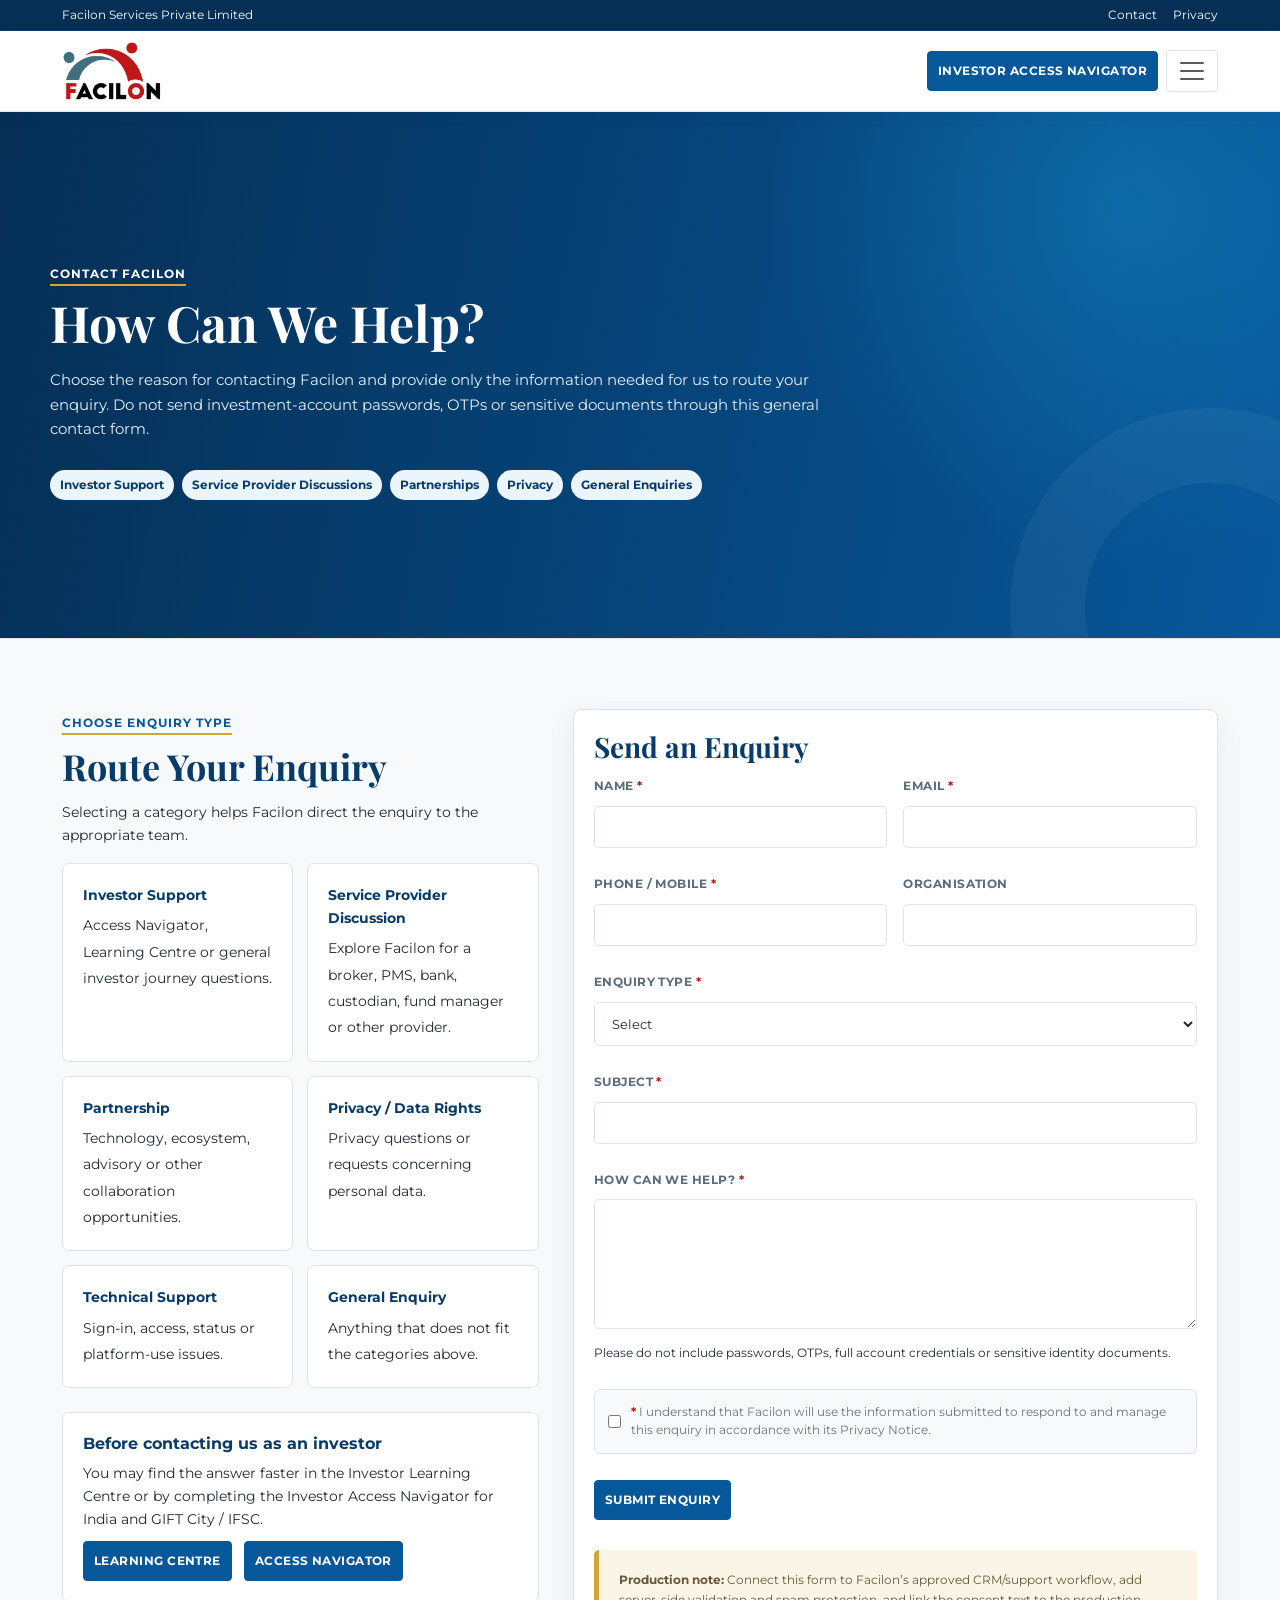
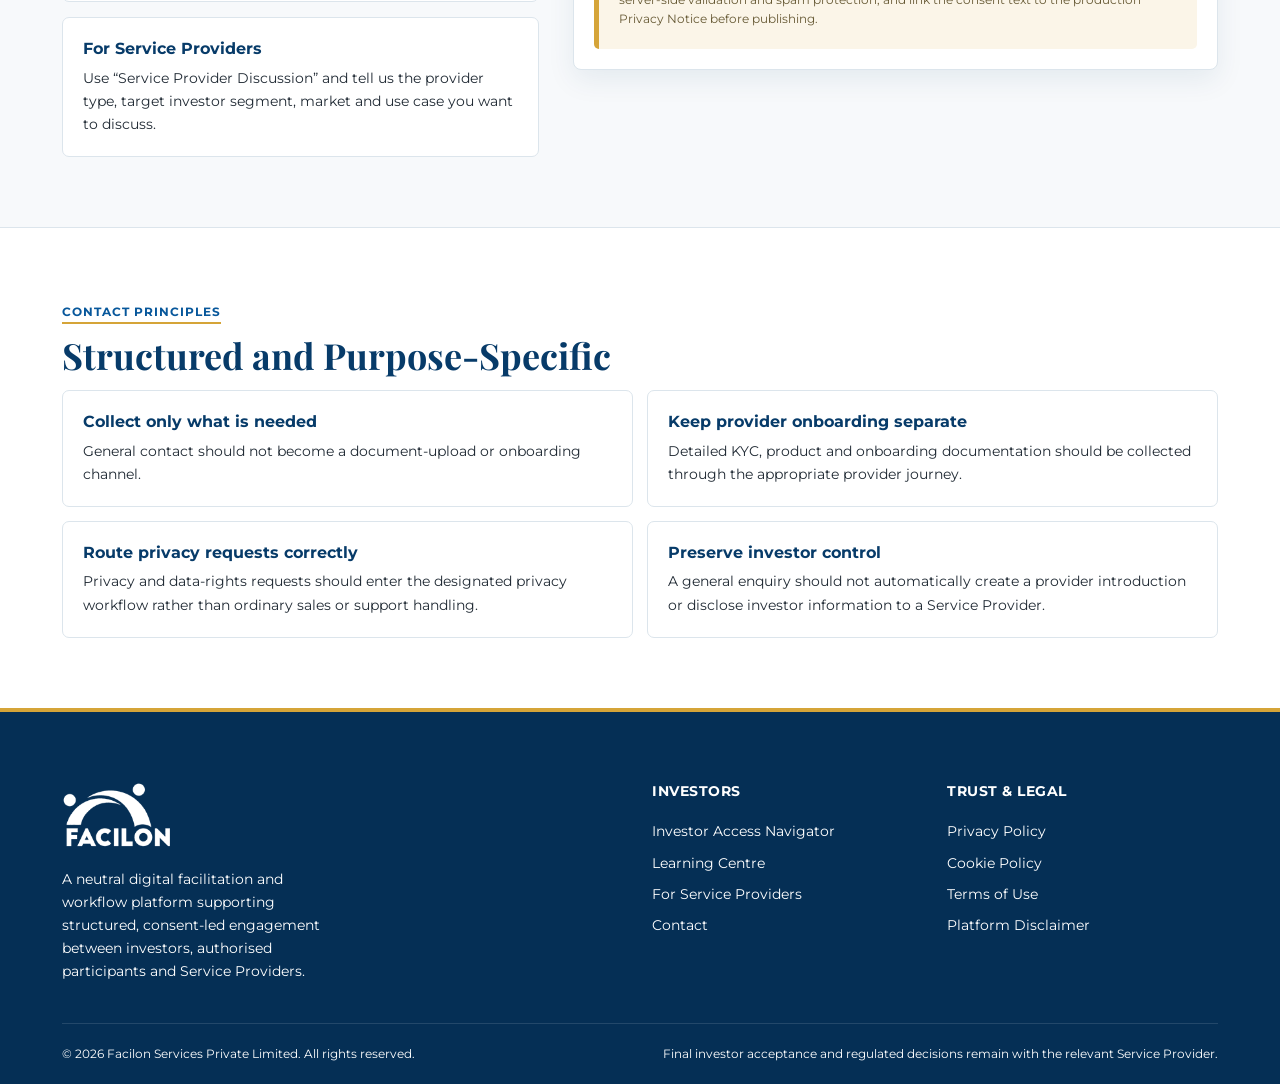
<file: contact.html>
<!doctype html>
<html lang="en">
  <head>
    <meta charset="UTF-8" />
    <meta name="viewport" content="width=device-width, initial-scale=1.0" />
    <meta
      name="description"
      content="Contact Facilon Services for investor support, Service Provider discussions, partnerships, privacy matters and general enquiries."
    />
    <title>Contact Facilon | Facilon Services</title>
    <link rel="icon" type="image/png" href="images/favicon.png">
    <link href="https://cdn.jsdelivr.net/npm/bootstrap@5.3.8/dist/css/bootstrap.min.css" rel="stylesheet">
    <link rel="stylesheet" href="fs-style.css">
    <link rel="stylesheet" href="assets/forms.css">
    <style>
      :root {
        --blue: #07579b;
        --blue-dark: #073b69;
        --blue-deep: #052f55;
        --cyan: #1ca6d9;
        --sky: #eaf5fc;
        --gold: #d5a438;
        --gold-soft: #fbf5e8;
        --green: #2a7a5b;
        --green-soft: #e9f6f1;
        --ink: #202a34;
        --muted: #687783;
        --paper: #f7f9fb;
        --border: #dce5ec;
        --max: 1180px;
      }
      * {
        box-sizing: border-box;
      }
      body {
        margin: 0;
        font-family: "Montserrat", Arial, sans-serif;
        color: var(--ink);
        line-height: 1.65;
        background: #fff;
      }
      a {
        text-decoration: none;
        color: inherit;
      }
      .nav {
        position: sticky;
        top: 0;
        z-index: 100;
        background: rgba(255, 255, 255, 0.97);
        border-bottom: 1px solid rgba(7, 87, 155, 0.12);
        box-shadow: 0 3px 14px rgba(7, 59, 105, 0.06);
      }
      .nav:before {
        content: "";
        display: block;
        height: 4px;
        background: linear-gradient(90deg, var(--blue-dark), var(--cyan));
      }
      .nav-inner {
        min-height: 74px;
        display: flex;
        align-items: center;
        justify-content: space-between;
        gap: 24px;
      }
      .brand {
        color: var(--blue-dark);
        font-weight: 700;
        font-size: 22px;
        text-transform: uppercase;
      }
      .brand span {
        color: var(--gold);
      }
      .nav-links {
        display: flex;
        gap: 24px;
        font-size: 12px;
        font-weight: 600;
        text-transform: uppercase;
        color: #44596a;
      }
      .nav-links a:hover {
        color: var(--blue);
      }
      .nav-actions {
        display: flex;
        gap: 10px;
      }
      .hero {
        background: radial-gradient(circle at 88% 18%, rgba(28, 166, 217, 0.3), transparent 30%),
          linear-gradient(100deg, var(--blue-deep), var(--blue));
        color: #fff;
      }
      .hero-inner {
        padding: 78px 0 68px;
      }
      .eyebrow {
    display: inline-block;
    font-size: 12px;
    letter-spacing: 1px;
    text-transform: uppercase;
    font-weight: 700;
    color: inherit;
    margin-bottom: 10px;
    padding-bottom: 0;
    border-bottom: 2px solid var(--gold);
      }
      h1,
      h2,
      h3 {
        margin-top: 0;
        color: var(--blue-dark);
      }
      h1 {
        font-family: "Playfair Display", serif;
        color: #fff;
        font-size: 50px;
        line-height: 1.08;
        margin-bottom: 18px;
      }
      h2 {
        font-family: "Playfair Display", serif;
        font-size: 36px;
        margin-bottom: 13px;
      }
      h3 {
        font-size: 16px;
      }
      .hero p {
        color: #e4f0f6;
        max-width: 780px;
        font-size: 15px;
      }
      .section-alt {
        background: var(--paper);
        border-top: 1px solid var(--border);
        border-bottom: 1px solid var(--border);
      }
      .contact-layout {
        display: grid;
        grid-template-columns: 0.85fr 1.15fr;
        gap: 34px;
        align-items: start;
      }
      .topic-grid {
        display: grid;
        grid-template-columns: 1fr 1fr;
        gap: 14px;
      }
      .topic {
        background: #fff;
        border: 1px solid var(--border);
        border-radius: 7px;
        padding: 20px;
        cursor: pointer;
        transition: 0.15s;
      }
      .topic:hover,
      .topic.active {
        border-color: var(--blue);
        box-shadow: 0 5px 18px rgba(7, 59, 105, 0.08);
      }
      .topic strong {
        display: block;
        color: var(--blue-dark);
        font-size: 14px;
        margin-bottom: 5px;
      }
      .topic span {
            color: var(--ink);
    		font-size: 14px;
      }
      .form-card {
        background: #fff;
        border: 1px solid var(--border);
        border-radius: 8px;
        padding: 20px;
        box-shadow: 0 10px 28px rgba(7, 59, 105, 0.08);
      }
      .form-grid {
        display: grid;
        grid-template-columns: 1fr 1fr;
        gap: 16px;
      }
      .field {
        margin-bottom: 10px;
      }
      .field.full {
        grid-column: 1/-1;
      }
      .label {
        display: block;
        font-size: 12px;
        font-weight: 700;
        text-transform: uppercase;
        letter-spacing: 0.45px;
        color: #5b6d7a;
        margin-bottom: 10px;
      }
      .input,
      .select,
      .textarea {
        width: 100%;
        border: 1.5px solid var(--border);
        border-radius: 5px;
        padding: 12px 13px;
        font:
          13px "Montserrat",
          Arial;
        background: #fff;
        color: var(--ink);
      }
      .textarea {
        min-height: 130px;
        resize: vertical;
      }
      .help {
        font-size: 12px;
        color: var(--ink);
        margin-top: 5px;
      }
      .consent {
        display: flex;
        gap: 10px;
        align-items: center;
        background: var(--paper);
        border: 1px solid var(--border);
        padding: 13px;
        border-radius: 6px;
        font-size: 12px;
        color: var(--muted);
        line-height: 1.55;
      }
      .notice {
        background: var(--gold-soft);
        border-left: 5px solid var(--gold);
        padding: 20px;
        border-radius: 5px;
        font-size: 12px;
        color: #665934;
        margin-top: 20px;
      }
      .quick {
        display: grid;
        gap: 15px;
        margin-top: 24px;
      }
      .quick-card {
        background: #fff;
        border: 1px solid var(--border);
        padding: 20px;
        border-radius: 7px;
      }
      .quick-card h3 {
        margin-bottom: 7px;
      }
      .quick-card p {
         color: var(--ink);
		    font-size: 14px;        
		    margin: 0;
      }
      .scope {
        display: inline-flex;
        gap: 8px;
        flex-wrap: wrap;
        margin-top: 12px;
      }
      .pill {
        font-size: 12px;
        font-weight: 700;
        background: var(--sky);
        color: var(--blue-dark);
        padding: 5px 10px;
        border-radius: 999px;
      }
      @media (max-width: 1050px) {
        .nav-links {
          display: none;
        }
        .footer-grid {
          grid-template-columns: 1fr 1fr;
        }
      }
      @media (max-width: 820px) {
        .contact-layout,
        .form-grid {
          grid-template-columns: 1fr;
        }
        .field.full {
          grid-column: auto;
        }
        .nav-actions .btn-outline {
          display: none;
        }
      }
      @media (max-width: 620px) {
        .container {
          width: min(calc(100% - 28px), var(--max));
        }
        .topbar {
          display: none;
        }
        .nav-actions .btn-primary {
          display: none;
        }
        .topic-grid,
        .footer-grid {
          grid-template-columns: 1fr;
        }
        section {
          padding: 54px 0;
        }
        .hero-inner {
          padding: 58px 0;
        }
      }
    </style>
  </head>
  <body>
    <div class="topbar">
        <div class="container topbar-inner d-flex justify-content-between align-items-center flex-wrap gap-3 py-1">
            <div>Facilon Services Private Limited</div>
            <div class="topbar-links d-flex flex-wrap gap-3">
                <a href="contact.html">Contact</a>
                <a href="privacy-policy.html">Privacy</a>
            </div>
        </div>
    </div>
    <header class="nav navbar">
        <div class="container d-flex align-items-center justify-content-between">
            <a class="navbar-brand" href="index.html">
              <img src="images/logo.webp" alt="Facilon">
            </a>
            <div class="nav-actions d-flex align-items-center gap-2">
              <!--<div class="dropdown d-none d-sm-inline-flex">-->
              <!--  <button class="btn btn-outline dropdown-toggle" type="button" data-bs-toggle="dropdown" aria-expanded="false">-->
              <!--    Sign In-->
              <!--  </button>-->
              <!--  <ul class="dropdown-menu dropdown-menu-end">-->
              <!--    <li>-->
              <!--      <a class="dropdown-item" href="investor-sign-in.html">Investor Sign In</a>-->
              <!--    </li>-->
              <!--    <li>-->
              <!--      <a class="dropdown-item" href="service-provider-sign-in.html">Service Provider Sign In</a>-->
              <!--    </li>-->
              <!--  </ul>-->
              <!--</div>-->
              <a class="btn btn-primary d-none d-sm-inline-flex" href="investor-access-navigator.html">
                Investor Access Navigator
              </a>
              <button class="navbar-toggler" type="button" data-bs-toggle="offcanvas" data-bs-target="#sidebarNav"
                aria-controls="sidebarNav" aria-label="Open menu">
                <span class="navbar-toggler-icon"></span>
              </button>
            </div>
        </div>
    </header>
    <!-- Sidebar navigation: same offcanvas menu on desktop and mobile -->
    <div class="offcanvas offcanvas-end sidebar-nav" tabindex="-1" id="sidebarNav" aria-labelledby="sidebarNavLabel">
        <div class="offcanvas-header">
          <a class="navbar-brand" href="index.html"><img src="images/logo.webp" alt="Facilon"></a>
          <button type="button" class="btn-close" data-bs-dismiss="offcanvas" aria-label="Close"></button>
        </div>
        <div class="offcanvas-body d-flex flex-column">
          <ul class="navbar-nav flex-grow-1" aria-label="Main navigation">
              <li class="nav-item"><a class="nav-link" href="./"><img src="images/icon/sb-img-0.webp" alt=""> Home</a></li>
            <li class="nav-item"><a class="nav-link" href="investor-access-navigator.html"><img src="images/icon/sb-img-1.webp" alt=""> Investor Access Navigator</a></li>
            <li class="nav-item"><a class="nav-link" href="for-service-providers.html"><img src="images/icon/sb-img-2.webp" alt=""> For Service Providers</a></li>
            <li class="nav-item"><a class="nav-link" href="how-facilon-works.html"><img src="images/icon/sb-img-3.webp" alt=""> How Facilon Works</a></li>
            <li class="nav-item"><a class="nav-link" href="learning-centre.html"><img src="images/icon/sb-img-4.webp" alt=""> Learning Centre</a></li>
            <li class="nav-item"><a class="nav-link" href="about-facilon.html"><img src="images/icon/sb-img-5.webp" alt=""> About Facilon</a></li>
            <li class="nav-item"><a class="nav-link" href="contact.html"><img src="images/icon/sb-img-6.webp" alt=""> Contact</a></li>
          </ul>
        </div>
    </div>
    
    <main>
      <section class="hero">
        <div class="container hero-inner">
          <div class="eyebrow">Contact Facilon</div>
          <h1>How Can We Help?</h1>
          <p>
            Choose the reason for contacting Facilon and provide only the information needed for us to route your
            enquiry. Do not send investment-account passwords, OTPs or sensitive documents through this general contact
            form.
          </p>
          <div class="scope">
            <span class="pill">Investor Support</span><span class="pill">Service Provider Discussions</span
            ><span class="pill">Partnerships</span><span class="pill">Privacy</span
            ><span class="pill">General Enquiries</span>
          </div>
        </div>
      </section>
      <section class="section-alt">
        <div class="container contact-layout">
          <div>
            <div class="eyebrow" style="color: var(--blue)">Choose enquiry type</div>
            <h2>Route Your Enquiry</h2>
            <p style="color: var(--ink);font-size: 14px;">
              Selecting a category helps Facilon direct the enquiry to the appropriate team.
            </p>
            <div class="topic-grid" id="topics">
              <div class="topic" data-type="Investor Support">
                <strong>Investor Support</strong
                ><span>Access Navigator, Learning Centre or general investor journey questions.</span>
              </div>
              <div class="topic" data-type="Service Provider Discussion">
                <strong>Service Provider Discussion</strong
                ><span>Explore Facilon for a broker, PMS, bank, custodian, fund manager or other provider.</span>
              </div>
              <div class="topic" data-type="Partnership">
                <strong>Partnership</strong
                ><span>Technology, ecosystem, advisory or other collaboration opportunities.</span>
              </div>
              <div class="topic" data-type="Privacy / Data Rights">
                <strong>Privacy / Data Rights</strong
                ><span>Privacy questions or requests concerning personal data.</span>
              </div>
              <div class="topic" data-type="Technical Support">
                <strong>Technical Support</strong><span>Sign-in, access, status or platform-use issues.</span>
              </div>
              <div class="topic" data-type="General Enquiry">
                <strong>General Enquiry</strong><span>Anything that does not fit the categories above.</span>
              </div>
            </div>
            <div class="quick">
              <div class="quick-card">
                <h3>Before contacting us as an investor</h3>
                <p>
                  You may find the answer faster in the Investor Learning Centre or by completing the Investor Access
                  Navigator for India and GIFT City / IFSC.
                </p>
                <p style="margin-top: 10px">
                  <a class="btn btn-primary" href="learning-centre.html">Learning Centre</a>
                  &nbsp;
                  <a href="investor-access-navigator.html" class="btn btn-primary">Access Navigator</a>
                </p>
              </div>
              <div class="quick-card">
                <h3>For Service Providers</h3>
                <p>
                  Use “Service Provider Discussion” and tell us the provider type, target investor segment, market and
                  use case you want to discuss.
                </p>
              </div>
            </div>
          </div>
          <div class="form-card">
            <h2 style="font-size: 28px">Send an Enquiry</h2>
            <form id="contactForm" action="#" method="post" novalidate>
              <div class="form-grid">
                <div class="field" data-field="name">
                  <label class="label" for="name">Name <span class="required">*</span></label><input class="input" id="name" name="name" required />
                  <div class="field-error" data-error="name"></div>
                </div>
                <div class="field" data-field="email">
                  <label class="label" for="email">Email <span class="required">*</span></label
                  ><input class="input" id="email" name="email" type="email" required />
                  <div class="field-error" data-error="email"></div>
                </div>
                <div class="field" data-field="phone">
                  <label class="label" for="phone">Phone / Mobile <span class="required">*</span></label
                  ><input class="input" id="phone" name="phone" type="tel" required />
                  <div class="field-error" data-error="phone"></div>
                </div>
                <div class="field">
                  <label class="label" for="org">Organisation</label
                  ><input class="input" id="org" name="organisation" />
                </div>
                <div class="field full" data-field="enquiry_type">
                  <label class="label" for="type">Enquiry type <span class="required">*</span></label
                  ><select class="select" id="type" name="enquiry_type" required>
                    <option value="">Select</option>
                    <option>Investor Support</option>
                    <option>Service Provider Discussion</option>
                    <option>Partnership</option>
                    <option>Privacy / Data Rights</option>
                    <option>Technical Support</option>
                    <option>General Enquiry</option>
                  </select>
                  <div class="field-error" data-error="enquiry_type"></div>
                </div>
                <div class="field full" data-field="subject">
                  <label class="label" for="subject">Subject <span class="required">*</span></label
                  ><input class="input" id="subject" name="subject" required />
                  <div class="field-error" data-error="subject"></div>
                </div>
                <div class="field full" data-field="message">
                  <label class="label" for="message">How can we help? <span class="required">*</span></label
                  ><textarea class="textarea" id="message" name="message" required></textarea>
                  <div class="help">
                    Please do not include passwords, OTPs, full account credentials or sensitive identity documents.
                  </div>
                  <div class="field-error" data-error="message"></div>
                </div>
                <div class="field full">
                  <label class="consent"
                    ><input type="checkbox" id="contactConsent" required /><span
                      ><span class="required">*</span> I understand that Facilon will use the information submitted to respond to and manage this
                      enquiry in accordance with its Privacy Notice.</span
                    ></label
                  >
                  <div class="field-error" data-error="consent"></div>
                </div>
                <div class="field full">
                  <button class="btn btn-primary" type="submit" id="contactSubmitBtn">Submit Enquiry</button>
                </div>
              </div>
            </form>
            <div class="notice">
              <strong>Production note:</strong> Connect this form to Facilon’s approved CRM/support workflow, add
              server-side validation and spam protection, and link the consent text to the production Privacy Notice
              before publishing.
            </div>
          </div>
        </div>
      </section>
      <section>
        <div class="container">
          <div class="eyebrow" style="color: var(--blue)">Contact principles</div>
          <h2>Structured and Purpose-Specific</h2>
          <div class="topic-grid">
            <div class="quick-card">
              <h3>Collect only what is needed</h3>
              <p>General contact should not become a document-upload or onboarding channel.</p>
            </div>
            <div class="quick-card">
              <h3>Keep provider onboarding separate</h3>
              <p>
                Detailed KYC, product and onboarding documentation should be collected through the appropriate provider
                journey.
              </p>
            </div>
            <div class="quick-card">
              <h3>Route privacy requests correctly</h3>
              <p>
                Privacy and data-rights requests should enter the designated privacy workflow rather than ordinary sales
                or support handling.
              </p>
            </div>
            <div class="quick-card">
              <h3>Preserve investor control</h3>
              <p>
                A general enquiry should not automatically create a provider introduction or disclose investor
                information to a Service Provider.
              </p>
            </div>
          </div>
        </div>
      </section>
    </main>
    
    <footer class="footer" id="contact">
    <div class="container">
      <div class="row g-4 mb-4">
        <div class="col-lg-3 col-md-6">
          <div class="footer-brand-sec navbar-brand">
            <img src="images/logo.webp" alt="Facilon">
          </div>
          <p>
            A neutral digital facilitation and workflow platform supporting structured,
            consent-led engagement between investors, authorised participants and Service Providers.
          </p>
        </div>
        <div class="col-lg-3 col-md-4">
          <!--<h3>Service Providers</h3>-->
          <!--<div class="footer-links">-->
          <!--  <a href="#modules">Facilon Modules</a>-->
          <!--  <a href="#discussion">Request a Discussion</a>-->
          <!--  <a href="#signin">Service Provider Sign In</a>-->
          <!--</div>-->
        </div>
        
        <div class="col-lg-3 col-md-4">
          <h3>Investors</h3>
          <div class="footer-links">
            <a href="investor-access-navigator.html">Investor Access Navigator</a>
            <a href="learning-centre.html">Learning Centre</a>
            <a href="for-service-providers.html">For Service Providers</a>
            <a href="contact.html">Contact</a>
          </div>
        </div>

        <div class="col-lg-3 col-md-4">
          <h3>Trust &amp; Legal</h3>
          <div class="footer-links">
            <a href="privacy-policy.html">Privacy Policy</a>
            <a href="cookies-policy.html">Cookie Policy</a>
            <a href="terms-of-use.html">Terms of Use</a>
            <a href="disclaimer.html">Platform Disclaimer</a>
            <!--<a href="#rights">Investor Rights</a>-->
            <!--<a href="#security">Security at Facilon</a>-->
          </div>
        </div>
      </div>

      <div class="footer-bottom d-flex justify-content-between flex-wrap gap-3">
        <div>© <span id="year"></span> Facilon Services Private Limited. All rights reserved.</div>
        <div>Final investor acceptance and regulated decisions remain with the relevant Service Provider.</div>
      </div>
    </div>
  </footer>
    
    <script src="assets/forms.js"></script>
    <script>
      document.getElementById("year").textContent = new Date().getFullYear();
      const select = document.getElementById("type");
      document.querySelectorAll(".topic").forEach((t) =>
        t.addEventListener("click", () => {
          document.querySelectorAll(".topic").forEach((x) => x.classList.remove("active"));
          t.classList.add("active");
          select.value = t.dataset.type;
          FacilonForms.clearError("enquiry_type");
          select.scrollIntoView({ behavior: "smooth", block: "center" });
        })
      );
      const q = new URLSearchParams(location.search).get("type");
      if (q === "service-provider") select.value = "Service Provider Discussion";
      if (q === "investor") select.value = "Investor Support";

      const form = document.getElementById("contactForm");
      // Clear a field's inline error as the user corrects it.
      form.addEventListener("input", (e) => {
        const holder = e.target.closest("[data-field]");
        if (holder) FacilonForms.clearError(holder.getAttribute("data-field"), form);
        if (e.target.id === "contactConsent") FacilonForms.clearError("consent", form);
      });

      form.addEventListener("submit", async (e) => {
        e.preventDefault();
        FacilonForms.clearAll(form);

        const data = {
          name: document.getElementById("name").value.trim(),
          email: document.getElementById("email").value.trim(),
          phone: document.getElementById("phone").value.trim(),
          organisation: document.getElementById("org").value.trim(),
          enquiry_type: select.value,
          subject: document.getElementById("subject").value.trim(),
          message: document.getElementById("message").value.trim(),
          consent: document.getElementById("contactConsent").checked,
        };

        const errs = {};
        if (!data.name) errs.name = "Please enter your name.";
        else if (!FacilonForms.isName(data.name)) errs.name = "Name cannot contain numbers or special characters.";
        if (!/^[^\s@]+@[^\s@]+\.[^\s@]+$/.test(data.email)) errs.email = "Please enter a valid email address.";
        if (!data.phone) errs.phone = "Please enter your phone / mobile number.";
        else if (!FacilonForms.isMobile(data.phone)) errs.phone = "Please enter a valid mobile number (10 to 15 digits, no letters).";
        if (!data.enquiry_type) errs.enquiry_type = "Please select an enquiry type.";
        if (!data.subject) errs.subject = "Please enter a subject.";
        if (!data.message) errs.message = "Please tell us how we can help.";
        if (!data.consent) errs.consent = "Please accept the privacy confirmation to continue.";
        if (Object.keys(errs).length) {
          FacilonForms.showErrors(errs, form);
          FacilonForms.toast("Please correct the highlighted fields.");
          return;
        }

        const btn = document.getElementById("contactSubmitBtn");
        const label = btn.textContent;
        btn.disabled = true;
        btn.textContent = "Submitting…";

        const res = await FacilonForms.post("api/submit-contact.php", data);

        btn.disabled = false;
        btn.textContent = label;

        if (!res.ok) {
          if (res.data && res.data.errors) FacilonForms.showErrors(res.data.errors, form);
          FacilonForms.toast((res.data && res.data.message) || "We could not submit your enquiry. Please try again.");
          return;
        }

        form.reset();
        document.querySelectorAll(".topic").forEach((x) => x.classList.remove("active"));
        window.location.href = "thank-you.html?ref=" + encodeURIComponent(res.data.reference || "");
      });
    </script>
    
    <script src="https://cdn.jsdelivr.net/npm/bootstrap@5.3.8/dist/js/bootstrap.bundle.min.js"></script>
  <script>
    document.getElementById("year").textContent = new Date().getFullYear();
  </script>
    
  </body>
</html>
</file>
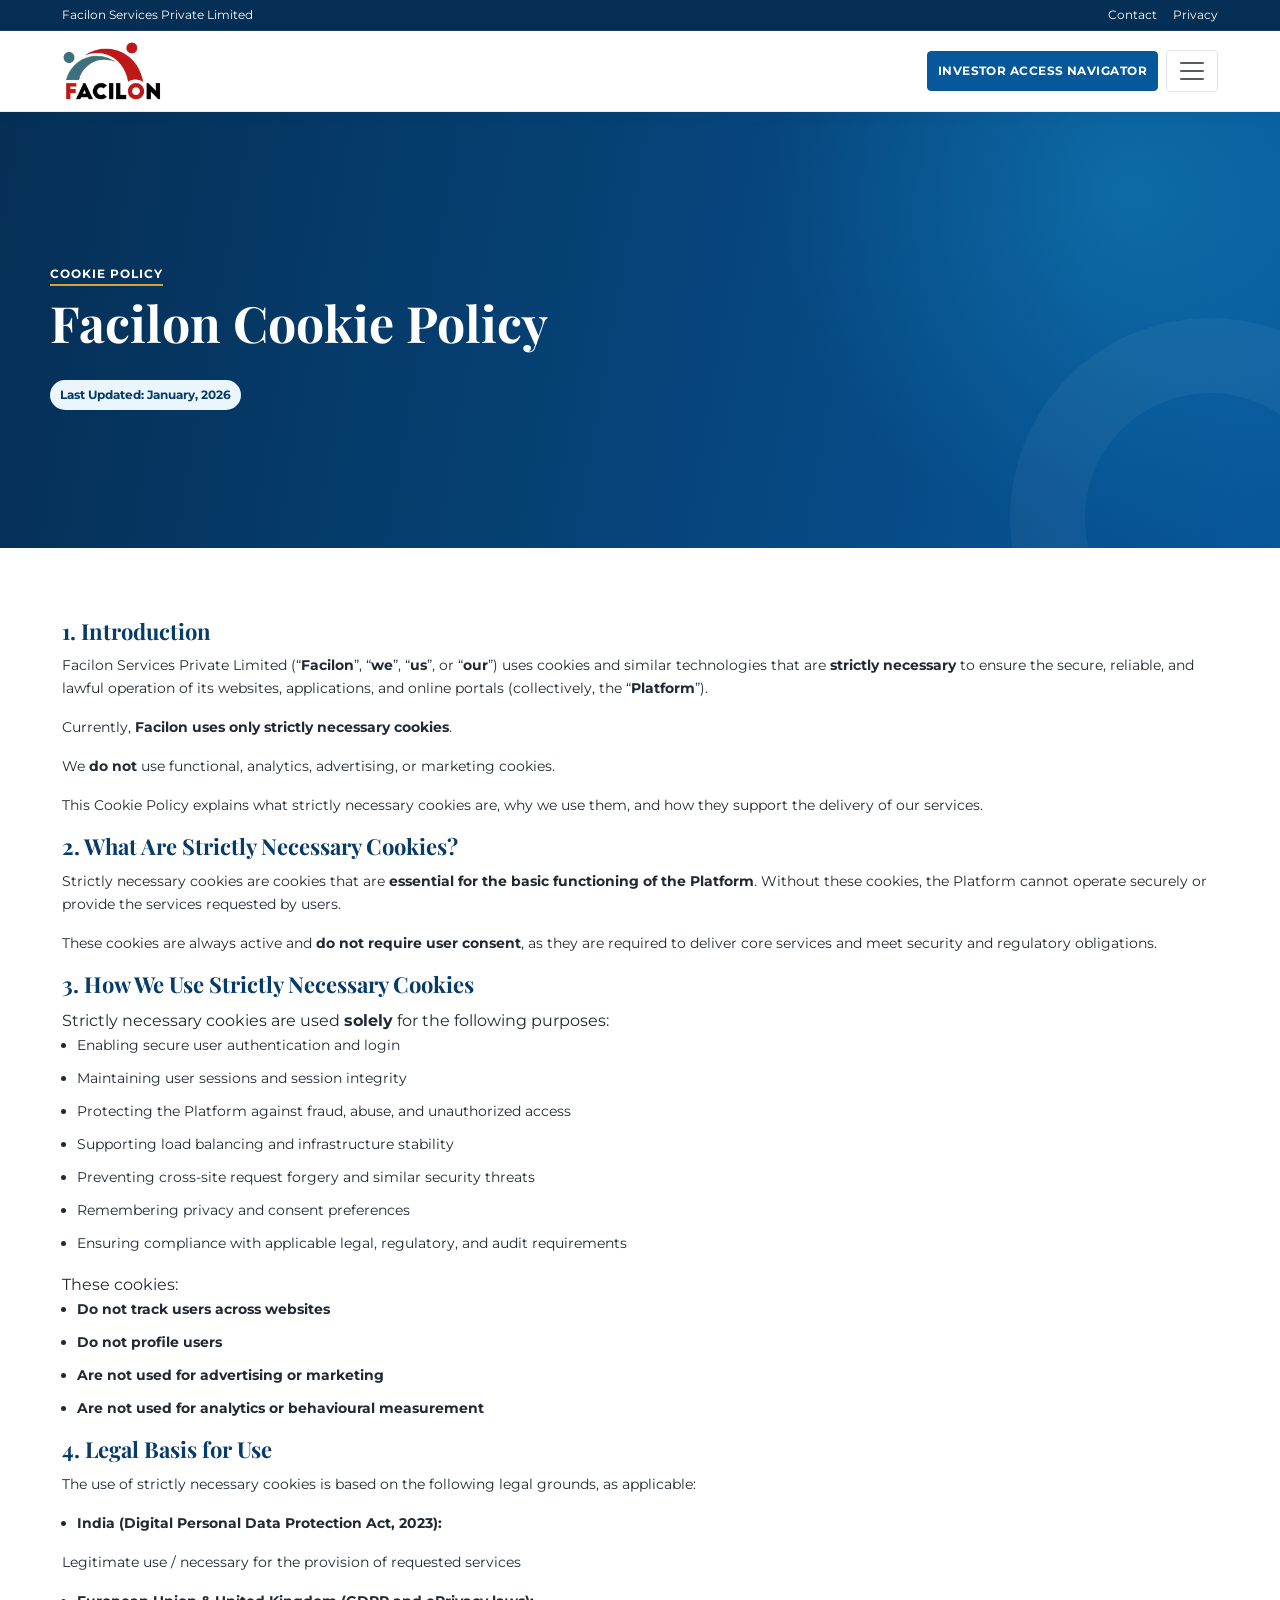
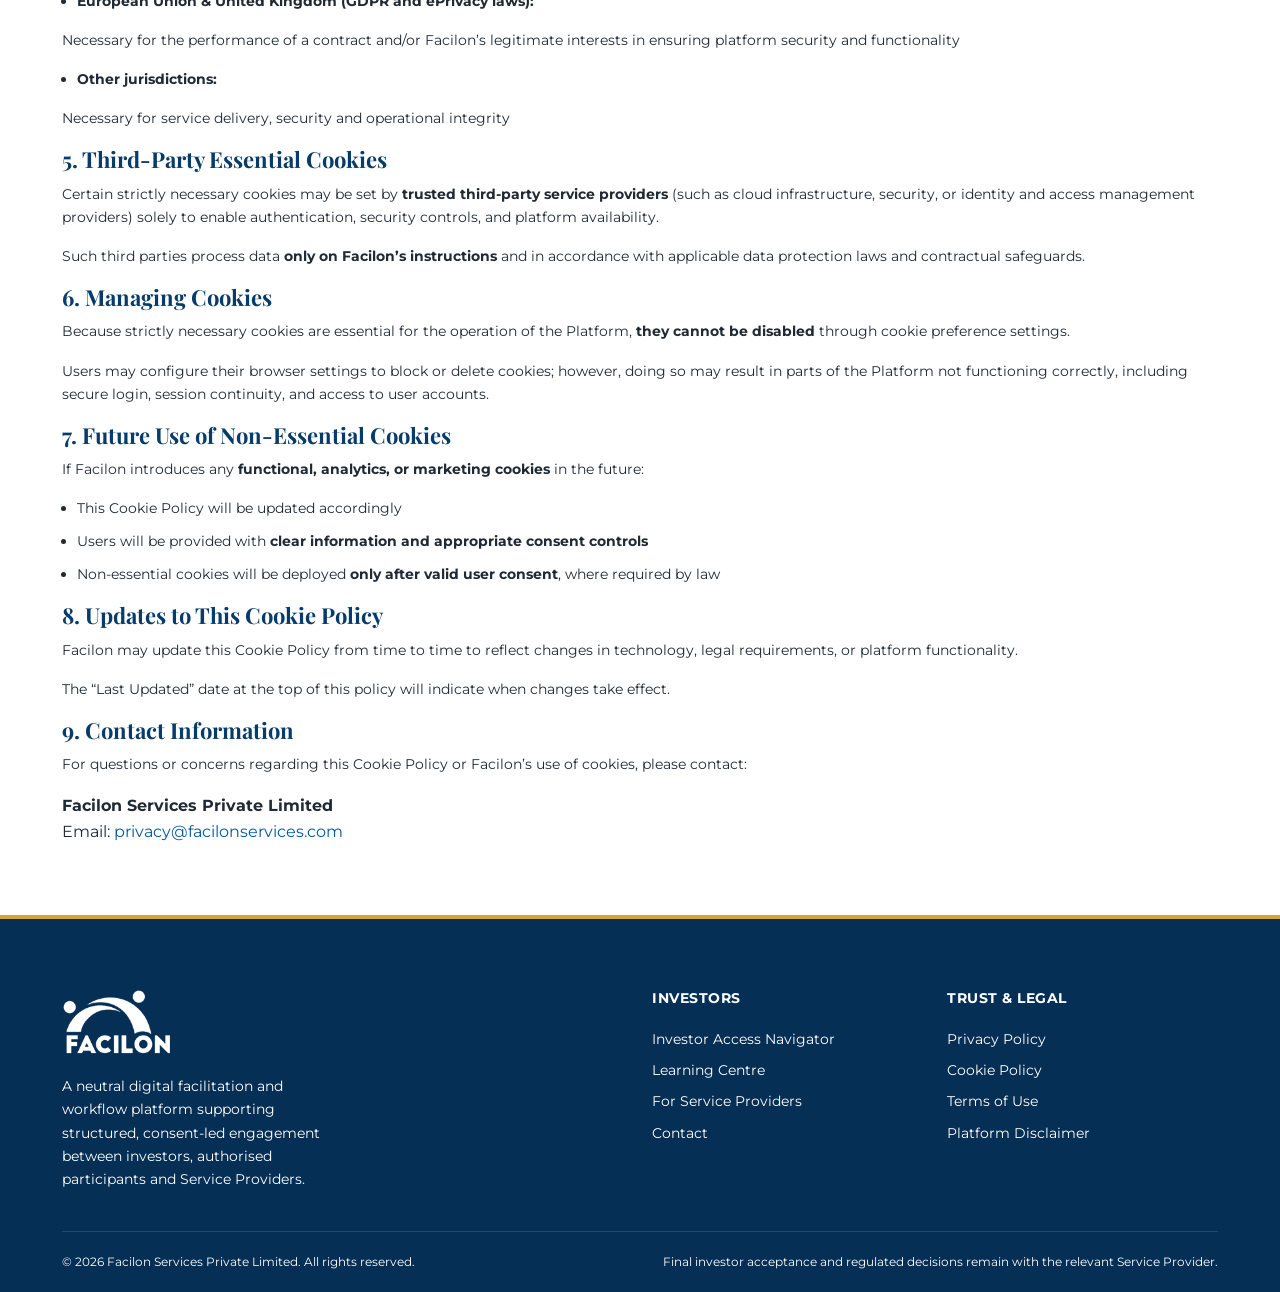
<file: cookies-policy.html>
<!doctype html>
<html lang="en">

<head>
  <meta charset="UTF-8" />
  <meta name="viewport" content="width=device-width, initial-scale=1.0" />
  <meta name="description"
    content="Contact Facilon Services for investor support, Service Provider discussions, partnerships, privacy matters and general enquiries." />
  <title>Cookie Policy | Facilon Services</title>
  <link rel="icon" type="image/png" href="images/favicon.png">
  <link href="https://cdn.jsdelivr.net/npm/bootstrap@5.3.8/dist/css/bootstrap.min.css" rel="stylesheet">
  <link rel="stylesheet" href="fs-style.css">
  <link rel="stylesheet" href="assets/forms.css">
  <style>
    :root {
      --blue: #07579b;
      --blue-dark: #073b69;
      --blue-deep: #052f55;
      --cyan: #1ca6d9;
      --sky: #eaf5fc;
      --gold: #d5a438;
      --gold-soft: #fbf5e8;
      --green: #2a7a5b;
      --green-soft: #e9f6f1;
      --ink: #202a34;
      --muted: #687783;
      --paper: #f7f9fb;
      --border: #dce5ec;
      --max: 1180px;
    }

    * {
      box-sizing: border-box;
    }

    body {
      margin: 0;
      font-family: "Montserrat", Arial, sans-serif;
      color: var(--ink);
      line-height: 1.65;
      background: #fff;
    }

    a {
      text-decoration: none;
      color: inherit;
    }

    .nav {
      position: sticky;
      top: 0;
      z-index: 100;
      background: rgba(255, 255, 255, 0.97);
      border-bottom: 1px solid rgba(7, 87, 155, 0.12);
      box-shadow: 0 3px 14px rgba(7, 59, 105, 0.06);
    }

    .nav:before {
      content: "";
      display: block;
      height: 4px;
      background: linear-gradient(90deg, var(--blue-dark), var(--cyan));
    }

    .nav-inner {
      min-height: 74px;
      display: flex;
      align-items: center;
      justify-content: space-between;
      gap: 24px;
    }

    .brand {
      color: var(--blue-dark);
      font-weight: 700;
      font-size: 22px;
      text-transform: uppercase;
    }

    .brand span {
      color: var(--gold);
    }

    .nav-links {
      display: flex;
      gap: 24px;
      font-size: 12px;
      font-weight: 600;
      text-transform: uppercase;
      color: #44596a;
    }

    .nav-links a:hover {
      color: var(--blue);
    }

    .nav-actions {
      display: flex;
      gap: 10px;
    }

    .hero {
      background: radial-gradient(circle at 88% 18%, rgba(28, 166, 217, 0.3), transparent 30%),
        linear-gradient(100deg, var(--blue-deep), var(--blue));
      color: #fff;
    }

    .hero-inner {
      padding: 78px 0 68px;
    }

    .eyebrow {
      display: inline-block;
      font-size: 12px;
      letter-spacing: 1px;
      text-transform: uppercase;
      font-weight: 700;
      color: inherit;
      margin-bottom: 10px;
      padding-bottom: 0;
      border-bottom: 2px solid var(--gold);
    }

    h1,
    h2,
    h3 {
      margin-top: 0;
      color: var(--blue-dark);
    }

    h1 {
      font-family: "Playfair Display", serif;
      color: #fff;
      font-size: 50px;
      line-height: 1.08;
      margin-bottom: 18px;
    }

    h2 {
      font-family: "Playfair Display", serif;
      font-size: 36px;
      margin-bottom: 13px;
    }

    h3 {
      font-size: 16px;
    }

    .hero p {
      color: #e4f0f6;
      max-width: 780px;
      font-size: 15px;
    }

    .section-alt {
      background: var(--paper);
      border-top: 1px solid var(--border);
      border-bottom: 1px solid var(--border);
    }

    .contact-layout {
      display: grid;
      grid-template-columns: 0.85fr 1.15fr;
      gap: 34px;
      align-items: start;
    }

    .topic-grid {
      display: grid;
      grid-template-columns: 1fr 1fr;
      gap: 14px;
    }

    .topic {
      background: #fff;
      border: 1px solid var(--border);
      border-radius: 7px;
      padding: 20px;
      cursor: pointer;
      transition: 0.15s;
    }

    .topic:hover,
    .topic.active {
      border-color: var(--blue);
      box-shadow: 0 5px 18px rgba(7, 59, 105, 0.08);
    }

    .topic strong {
      display: block;
      color: var(--blue-dark);
      font-size: 14px;
      margin-bottom: 5px;
    }

    .topic span {
      color: var(--ink);
      font-size: 14px;
    }

    .form-card {
      background: #fff;
      border: 1px solid var(--border);
      border-radius: 8px;
      padding: 20px;
      box-shadow: 0 10px 28px rgba(7, 59, 105, 0.08);
    }

    .form-grid {
      display: grid;
      grid-template-columns: 1fr 1fr;
      gap: 16px;
    }

    .field {
      margin-bottom: 10px;
    }

    .field.full {
      grid-column: 1/-1;
    }

    .label {
      display: block;
      font-size: 12px;
      font-weight: 700;
      text-transform: uppercase;
      letter-spacing: 0.45px;
      color: #5b6d7a;
      margin-bottom: 10px;
    }

    .input,
    .select,
    .textarea {
      width: 100%;
      border: 1.5px solid var(--border);
      border-radius: 5px;
      padding: 12px 13px;
      font:
        13px "Montserrat",
        Arial;
      background: #fff;
      color: var(--ink);
    }

    .textarea {
      min-height: 130px;
      resize: vertical;
    }

    .help {
      font-size: 12px;
      color: var(--ink);
      margin-top: 5px;
    }

    .consent {
      display: flex;
      gap: 10px;
      align-items: center;
      background: var(--paper);
      border: 1px solid var(--border);
      padding: 13px;
      border-radius: 6px;
      font-size: 12px;
      color: var(--muted);
      line-height: 1.55;
    }

    .notice {
      background: var(--gold-soft);
      border-left: 5px solid var(--gold);
      padding: 20px;
      border-radius: 5px;
      font-size: 12px;
      color: #665934;
      margin-top: 20px;
    }

    .quick {
      display: grid;
      gap: 15px;
      margin-top: 24px;
    }

    .quick-card {
      background: #fff;
      border: 1px solid var(--border);
      padding: 20px;
      border-radius: 7px;
    }

    .quick-card h3 {
      margin-bottom: 7px;
    }

    .quick-card p {
      color: var(--ink);
      font-size: 14px;
      margin: 0;
    }

    .scope {
      display: inline-flex;
      gap: 8px;
      flex-wrap: wrap;
      margin-top: 12px;
    }

    .pill {
      font-size: 12px;
      font-weight: 700;
      background: var(--sky);
      color: var(--blue-dark);
      padding: 5px 10px;
      border-radius: 999px;
    }

    @media (max-width: 1050px) {
      .nav-links {
        display: none;
      }

      .footer-grid {
        grid-template-columns: 1fr 1fr;
      }
    }

    @media (max-width: 820px) {

      .contact-layout,
      .form-grid {
        grid-template-columns: 1fr;
      }

      .field.full {
        grid-column: auto;
      }

      .nav-actions .btn-outline {
        display: none;
      }
    }

    @media (max-width: 620px) {
      .container {
        width: min(calc(100% - 28px), var(--max));
      }

      .topbar {
        display: none;
      }

      .nav-actions .btn-primary {
        display: none;
      }

      .topic-grid,
      .footer-grid {
        grid-template-columns: 1fr;
      }

      section {
        padding: 54px 0;
      }

      .hero-inner {
        padding: 58px 0;
      }
    }


    .privacy-policy-page-main-sec p {
      font-size: 14px;
    }

    .privacy-policy-page-main-sec p a {
      color: #07579b !important;
      text-decoration: none !important;
    }

    .privacy-policy-page-main-sec h3 {
      font-family: 'Playfair Display', Georgia, serif;
      font-size: 22px;
      line-height: 1.2;
      margin-bottom: 10px;
    }

    .privacy-policy-page-main-sec h4 {
      font-size: 18px;
      color: var(--blue-dark);
      font-weight: 700;
      margin-bottom: 10px;
    }

    .fac-table-sec {
      border-left: 1px solid #07579b;
      border-bottom: 1px solid #07579b;
    }

    .fac-table-sec tbody tr:first-child {
      background-color: #07579b;
    }

    .fac-table-sec tbody tr:first-child td {
      color: #fff;
    }

    .fac-table-sec tbody tr .td-bor-cus-sec {
      border-right: 1px solid #fff;
    }

    .fac-table-sec td {
      border-top: 1px solid #07579b;
      padding: 10px;
      border-right: 1px solid #07579b;
      font-size: 14px;
    }

    .fac-table-wrapper {
      width: 100%;
      overflow-x: auto;
    }

    .fac-table-sec {
      width: 100%;
      min-width: 900px;
      border-collapse: collapse;
    }

    .abc-para {
      font-size: 14px;
      font-weight: 700;
      margin: 0;
      text-transform: none;
      color: #07579b;
    }

    .cookie-list {
      padding-left: 15px;
    }

    .privacy-policy-page-main-sec li {
      font-size: 14px;
      margin-bottom: 10px;
    }
    
    .juri-policy-sec1 a {
    color: #07579b !important;
    text-decoration: none !important;
}
  </style>
</head>

<body>
  <div class="topbar">
    <div class="container topbar-inner d-flex justify-content-between align-items-center flex-wrap gap-3 py-1">
      <div>Facilon Services Private Limited</div>
      <div class="topbar-links d-flex flex-wrap gap-3">
        <a href="contact.html">Contact</a>
        <a href="privacy-policy.html">Privacy</a>
      </div>
    </div>
  </div>
  <header class="nav navbar">
    <div class="container d-flex align-items-center justify-content-between">
      <a class="navbar-brand" href="index.html">
        <img src="images/logo.webp" alt="Facilon">
      </a>
      <div class="nav-actions d-flex align-items-center gap-2">
        <!--<div class="dropdown d-none d-sm-inline-flex">-->
        <!--  <button class="btn btn-outline dropdown-toggle" type="button" data-bs-toggle="dropdown" aria-expanded="false">-->
        <!--    Sign In-->
        <!--  </button>-->
        <!--  <ul class="dropdown-menu dropdown-menu-end">-->
        <!--    <li>-->
        <!--      <a class="dropdown-item" href="investor-sign-in.html">Investor Sign In</a>-->
        <!--    </li>-->
        <!--    <li>-->
        <!--      <a class="dropdown-item" href="service-provider-sign-in.html">Service Provider Sign In</a>-->
        <!--    </li>-->
        <!--  </ul>-->
        <!--</div>-->
        <a class="btn btn-primary d-none d-sm-inline-flex" href="investor-access-navigator.html">
          Investor Access Navigator
        </a>
        <button class="navbar-toggler" type="button" data-bs-toggle="offcanvas" data-bs-target="#sidebarNav"
          aria-controls="sidebarNav" aria-label="Open menu">
          <span class="navbar-toggler-icon"></span>
        </button>
      </div>
    </div>
  </header>
  <!-- Sidebar navigation: same offcanvas menu on desktop and mobile -->
  <div class="offcanvas offcanvas-end sidebar-nav" tabindex="-1" id="sidebarNav" aria-labelledby="sidebarNavLabel">
    <div class="offcanvas-header">
      <a class="navbar-brand" href="index.html"><img src="images/logo.webp" alt="Facilon"></a>
      <button type="button" class="btn-close" data-bs-dismiss="offcanvas" aria-label="Close"></button>
    </div>
    <div class="offcanvas-body d-flex flex-column">
      <ul class="navbar-nav flex-grow-1" aria-label="Main navigation">
        <li class="nav-item"><a class="nav-link" href="./"><img src="images/icon/sb-img-0.webp" alt=""> Home</a></li>
        <li class="nav-item"><a class="nav-link" href="investor-access-navigator.html"><img
              src="images/icon/sb-img-1.webp" alt=""> Investor Access Navigator</a></li>
        <li class="nav-item"><a class="nav-link" href="for-service-providers.html"><img src="images/icon/sb-img-2.webp"
              alt=""> For Service Providers</a></li>
        <li class="nav-item"><a class="nav-link" href="how-facilon-works.html"><img src="images/icon/sb-img-3.webp"
              alt=""> How Facilon Works</a></li>
        <li class="nav-item"><a class="nav-link" href="learning-centre.html"><img src="images/icon/sb-img-4.webp"
              alt=""> Learning Centre</a></li>
        <li class="nav-item"><a class="nav-link" href="about-facilon.html"><img src="images/icon/sb-img-5.webp" alt="">
            About Facilon</a></li>
        <li class="nav-item"><a class="nav-link" href="contact.html"><img src="images/icon/sb-img-6.webp" alt="">
            Contact</a></li>
      </ul>
    </div>
  </div>

  <main>
    <section class="hero">
      <div class="container hero-inner">
        <div class="eyebrow">Cookie Policy</div>
        <h1>Facilon Cookie Policy</h1>
        <div class="scope">
          <span class="pill">Last Updated: January, 2026</span>
        </div>
      </div>
    </section>
    <section class="privacy-policy-page-main-sec">
      <div class="container">
        <div class="row">
          <div class="col-lg-12">
            <h3>1. Introduction</h3>
            <p>Facilon Services Private Limited (“<strong>Facilon</strong>”, “<strong>we</strong>”,
              “<strong>us</strong>”, or “<strong>our</strong>”) uses cookies and similar technologies that are
              <strong>strictly necessary</strong> to ensure the secure, reliable, and lawful operation of its websites,
              applications, and online portals (collectively, the “<strong>Platform</strong>”).
            </p>
            <p>Currently, <strong>Facilon uses only strictly necessary cookies</strong>.</p>
            <p>We <strong>do not</strong> use functional, analytics, advertising, or marketing cookies.</p>
            <p>This Cookie Policy explains what strictly necessary cookies are, why we use them, and how they support
              the delivery of our services.</p>
            <h3>2. What Are Strictly Necessary Cookies?</h3>
            <p>Strictly necessary cookies are cookies that are <strong>essential for the basic functioning of the
                Platform</strong>. Without these cookies, the Platform cannot operate securely or provide the services
              requested by users.</p>
            <p>These cookies are always active and <strong>do not require user consent</strong>, as they are required to
              deliver core services and meet security and regulatory obligations.</p>
            <h3>3. How We Use Strictly Necessary Cookies</h3>
            Strictly necessary cookies are used <strong>solely</strong> for the following purposes:
            <ul class="cookie-list">
              <li>Enabling secure user authentication and login</li>
              <li>Maintaining user sessions and session integrity</li>
              <li>Protecting the Platform against fraud, abuse, and unauthorized access</li>
              <li>Supporting load balancing and infrastructure stability</li>
              <li>Preventing cross-site request forgery and similar security threats</li>
              <li>Remembering privacy and consent preferences</li>
              <li>Ensuring compliance with applicable legal, regulatory, and audit requirements</li>
            </ul>
            These cookies:
            <ul class="cookie-list">
              <li><strong>Do not track users across websites</strong></li>
              <li><strong>Do not profile users</strong></li>
              <li><strong>Are not used for advertising or marketing</strong></li>
              <li><strong>Are not used for analytics or behavioural measurement</strong></li>
            </ul>
            <h3>4. Legal Basis for Use</h3>
            <p>The use of strictly necessary cookies is based on the following legal grounds, as applicable:</p>
            <ul class="cookie-list">
              <li><strong>India (Digital Personal Data Protection Act, 2023):</strong></li>
            </ul>
            <p>Legitimate use / necessary for the provision of requested services</p>
            <ul class="cookie-list">
              <li><strong>European Union &amp; United Kingdom (GDPR and ePrivacy laws):</strong></li>
            </ul>
            <p>Necessary for the performance of a contract and/or Facilon’s legitimate interests in ensuring platform
            security and functionality</p>
            <ul class="cookie-list">
              <li><strong>Other jurisdictions:</strong></li>
            </ul>
            <p>Necessary for service delivery, security and operational integrity</p>
            <h3>5. Third-Party Essential Cookies </h3>
            <p>Certain strictly necessary cookies may be set by <strong>trusted third-party service providers</strong>
              (such as cloud infrastructure, security, or identity and access management providers) solely to enable
              authentication, security controls, and platform availability.</p>
            <p>Such third parties process data <strong>only on Facilon’s instructions</strong> and in accordance with
              applicable data protection laws and contractual safeguards.</p>
            <h3>6. Managing Cookies </h3>
            <p>Because strictly necessary cookies are essential for the operation of the Platform, <strong>they cannot
                be disabled</strong> through cookie preference settings.</p>
            <p>Users may configure their browser settings to block or delete cookies; however, doing so may result in
              parts of the Platform not functioning correctly, including secure login, session continuity, and access to
              user accounts.</p>
            <h3>7. Future Use of Non-Essential Cookies </h3>
            <p>If Facilon introduces any <strong>functional, analytics, or marketing cookies</strong> in the future:</p>
            <ul class="cookie-list">
              <li>This Cookie Policy will be updated accordingly</li>
              <li>Users will be provided with <strong>clear information and appropriate consent controls</strong></li>
              <li>Non-essential cookies will be deployed <strong>only after valid user consent</strong>, where required
                by law</li>
            </ul>
            <h3>8. Updates to This Cookie Policy</h3>
            <p>Facilon may update this Cookie Policy from time to time to reflect changes in technology, legal
              requirements, or platform functionality.</p>
            <p>The “Last Updated” date at the top of this policy will indicate when changes take effect. </p>
            <h3>9. Contact Information</h3>
            <p>For questions or concerns regarding this Cookie Policy or Facilon’s use of cookies, please contact: </p>
            <div class="juri-policy-sec1">
              <strong>Facilon Services Private Limited</strong><br>
              Email: <a href="mailto:privacy@facilonservices.com">privacy@facilonservices.com</a>
            </div>
          </div>
        </div>
      </div>
    </section>


  </main>
  <footer class="footer" id="contact">
    <div class="container">
      <div class="row g-4 mb-4">
        <div class="col-lg-3 col-md-6">
          <div class="footer-brand-sec navbar-brand">
            <img src="images/logo.webp" alt="Facilon">
          </div>
          <p>
            A neutral digital facilitation and workflow platform supporting structured,
            consent-led engagement between investors, authorised participants and Service Providers.
          </p>
        </div>
        <div class="col-lg-3 col-md-4">
          <!--<h3>Service Providers</h3>-->
          <!--<div class="footer-links">-->
          <!--  <a href="#modules">Facilon Modules</a>-->
          <!--  <a href="#discussion">Request a Discussion</a>-->
          <!--  <a href="#signin">Service Provider Sign In</a>-->
          <!--</div>-->
        </div>
        
        <div class="col-lg-3 col-md-4">
          <h3>Investors</h3>
          <div class="footer-links">
            <a href="investor-access-navigator.html">Investor Access Navigator</a>
            <a href="learning-centre.html">Learning Centre</a>
            <a href="for-service-providers.html">For Service Providers</a>
            <a href="contact.html">Contact</a>
          </div>
        </div>

        <div class="col-lg-3 col-md-4">
          <h3>Trust &amp; Legal</h3>
          <div class="footer-links">
            <a href="privacy-policy.html">Privacy Policy</a>
            <a href="cookies-policy.html">Cookie Policy</a>
            <a href="terms-of-use.html">Terms of Use</a>
            <a href="disclaimer.html">Platform Disclaimer</a>
            <!--<a href="#rights">Investor Rights</a>-->
            <!--<a href="#security">Security at Facilon</a>-->
          </div>
        </div>
      </div>

      <div class="footer-bottom d-flex justify-content-between flex-wrap gap-3">
        <div>© <span id="year"></span> Facilon Services Private Limited. All rights reserved.</div>
        <div>Final investor acceptance and regulated decisions remain with the relevant Service Provider.</div>
      </div>
    </div>
  </footer>
  <script src="assets/forms.js"></script>
  <script>
    document.getElementById("year").textContent = new Date().getFullYear();
    const select = document.getElementById("type");
    document.querySelectorAll(".topic").forEach((t) =>
      t.addEventListener("click", () => {
        document.querySelectorAll(".topic").forEach((x) => x.classList.remove("active"));
        t.classList.add("active");
        select.value = t.dataset.type;
        FacilonForms.clearError("enquiry_type");
        select.scrollIntoView({ behavior: "smooth", block: "center" });
      })
    );
    const q = new URLSearchParams(location.search).get("type");
    if (q === "service-provider") select.value = "Service Provider Discussion";
    if (q === "investor") select.value = "Investor Support";

    const form = document.getElementById("contactForm");
    // Clear a field's inline error as the user corrects it.
    form.addEventListener("input", (e) => {
      const holder = e.target.closest("[data-field]");
      if (holder) FacilonForms.clearError(holder.getAttribute("data-field"), form);
      if (e.target.id === "contactConsent") FacilonForms.clearError("consent", form);
    });

    form.addEventListener("submit", async (e) => {
      e.preventDefault();
      FacilonForms.clearAll(form);

      const data = {
        name: document.getElementById("name").value.trim(),
        email: document.getElementById("email").value.trim(),
        phone: document.getElementById("phone").value.trim(),
        organisation: document.getElementById("org").value.trim(),
        enquiry_type: select.value,
        subject: document.getElementById("subject").value.trim(),
        message: document.getElementById("message").value.trim(),
        consent: document.getElementById("contactConsent").checked,
      };

      const errs = {};
      if (!data.name) errs.name = "Please enter your name.";
      else if (!FacilonForms.isName(data.name)) errs.name = "Name cannot contain numbers or special characters.";
      if (!/^[^\s@]+@[^\s@]+\.[^\s@]+$/.test(data.email)) errs.email = "Please enter a valid email address.";
      if (!data.phone) errs.phone = "Please enter your phone / mobile number.";
      else if (!FacilonForms.isMobile(data.phone)) errs.phone = "Please enter a valid mobile number (10 to 15 digits, no letters).";
      if (!data.enquiry_type) errs.enquiry_type = "Please select an enquiry type.";
      if (!data.subject) errs.subject = "Please enter a subject.";
      if (!data.message) errs.message = "Please tell us how we can help.";
      if (!data.consent) errs.consent = "Please accept the privacy confirmation to continue.";
      if (Object.keys(errs).length) {
        FacilonForms.showErrors(errs, form);
        FacilonForms.toast("Please correct the highlighted fields.");
        return;
      }

      const btn = document.getElementById("contactSubmitBtn");
      const label = btn.textContent;
      btn.disabled = true;
      btn.textContent = "Submitting…";

      const res = await FacilonForms.post("api/submit-contact.php", data);

      btn.disabled = false;
      btn.textContent = label;

      if (!res.ok) {
        if (res.data && res.data.errors) FacilonForms.showErrors(res.data.errors, form);
        FacilonForms.toast((res.data && res.data.message) || "We could not submit your enquiry. Please try again.");
        return;
      }

      form.reset();
      document.querySelectorAll(".topic").forEach((x) => x.classList.remove("active"));
      window.location.href = "thank-you.html?ref=" + encodeURIComponent(res.data.reference || "");
    });
  </script>

  <script src="https://cdn.jsdelivr.net/npm/bootstrap@5.3.8/dist/js/bootstrap.bundle.min.js"></script>
  <script>
    document.getElementById("year").textContent = new Date().getFullYear();
  </script>

</body>

</html>
</file>
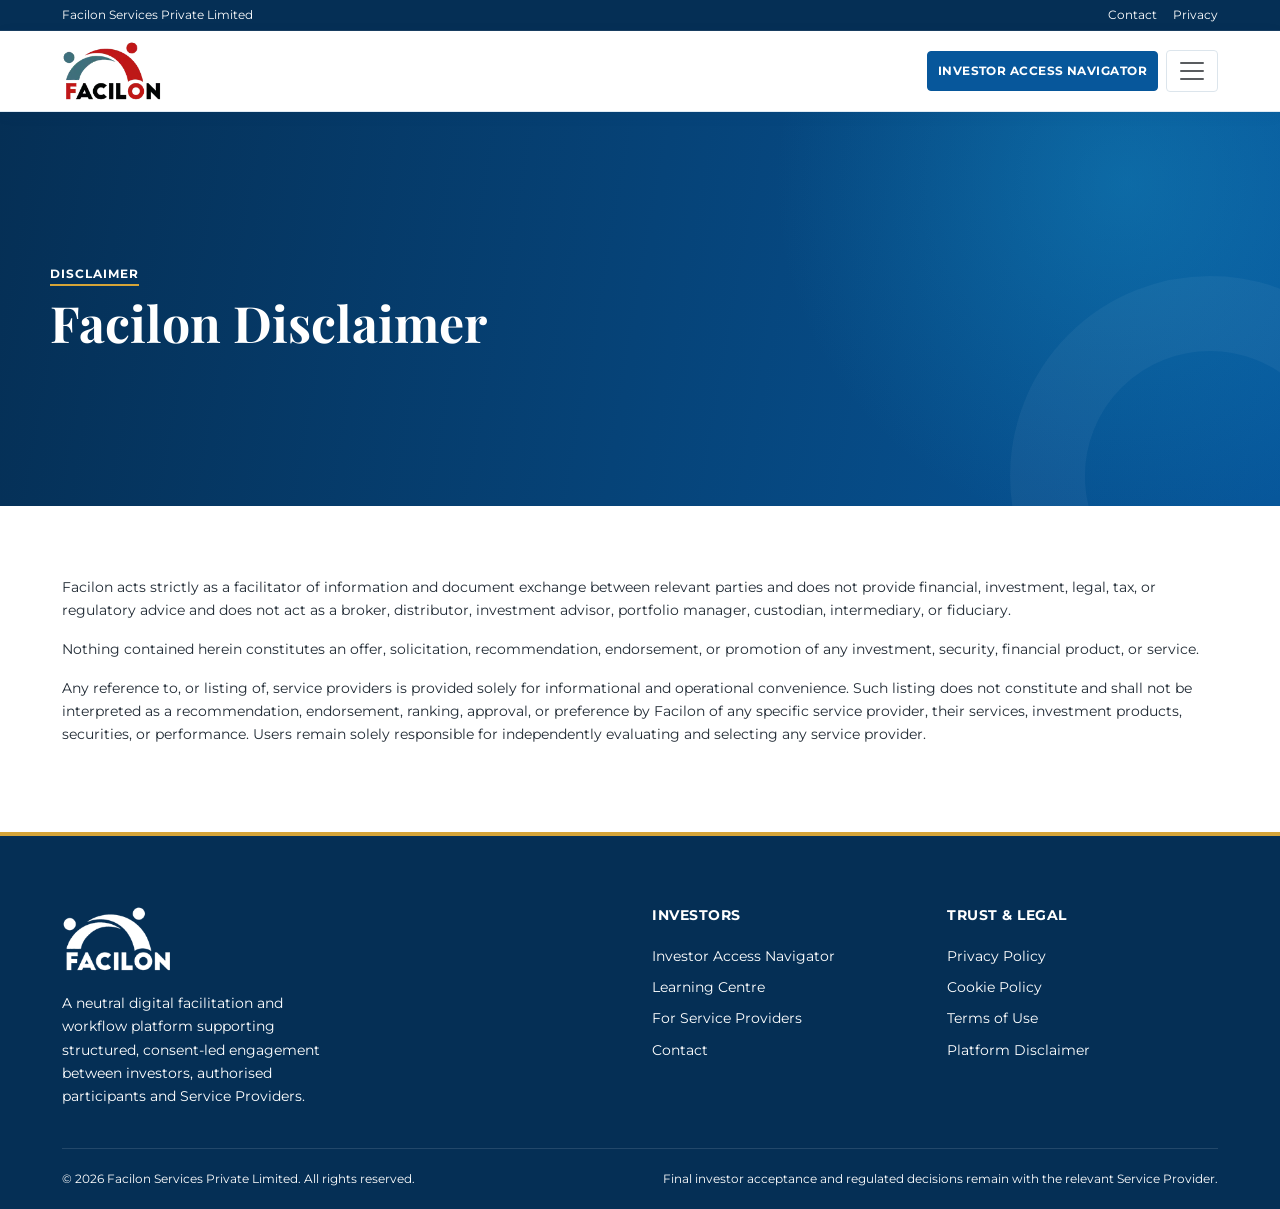
<file: disclaimer.html>
<!doctype html>
<html lang="en">

<head>
  <meta charset="UTF-8" />
  <meta name="viewport" content="width=device-width, initial-scale=1.0" />
  <meta name="description"
    content="Contact Facilon Services for investor support, Service Provider discussions, partnerships, privacy matters and general enquiries." />
  <title>Disclaimer | Facilon Services</title>
  <link rel="icon" type="image/png" href="images/favicon.png">
  <link href="https://cdn.jsdelivr.net/npm/bootstrap@5.3.8/dist/css/bootstrap.min.css" rel="stylesheet">
  <link rel="stylesheet" href="fs-style.css">
  <link rel="stylesheet" href="assets/forms.css">
  <style>
    :root {
      --blue: #07579b;
      --blue-dark: #073b69;
      --blue-deep: #052f55;
      --cyan: #1ca6d9;
      --sky: #eaf5fc;
      --gold: #d5a438;
      --gold-soft: #fbf5e8;
      --green: #2a7a5b;
      --green-soft: #e9f6f1;
      --ink: #202a34;
      --muted: #687783;
      --paper: #f7f9fb;
      --border: #dce5ec;
      --max: 1180px;
    }

    * {
      box-sizing: border-box;
    }

    body {
      margin: 0;
      font-family: "Montserrat", Arial, sans-serif;
      color: var(--ink);
      line-height: 1.65;
      background: #fff;
    }

    a {
      text-decoration: none;
      color: inherit;
    }

    .nav {
      position: sticky;
      top: 0;
      z-index: 100;
      background: rgba(255, 255, 255, 0.97);
      border-bottom: 1px solid rgba(7, 87, 155, 0.12);
      box-shadow: 0 3px 14px rgba(7, 59, 105, 0.06);
    }

    .nav:before {
      content: "";
      display: block;
      height: 4px;
      background: linear-gradient(90deg, var(--blue-dark), var(--cyan));
    }

    .nav-inner {
      min-height: 74px;
      display: flex;
      align-items: center;
      justify-content: space-between;
      gap: 24px;
    }

    .brand {
      color: var(--blue-dark);
      font-weight: 700;
      font-size: 22px;
      text-transform: uppercase;
    }

    .brand span {
      color: var(--gold);
    }

    .nav-links {
      display: flex;
      gap: 24px;
      font-size: 12px;
      font-weight: 600;
      text-transform: uppercase;
      color: #44596a;
    }

    .nav-links a:hover {
      color: var(--blue);
    }

    .nav-actions {
      display: flex;
      gap: 10px;
    }

    .hero {
      background: radial-gradient(circle at 88% 18%, rgba(28, 166, 217, 0.3), transparent 30%),
        linear-gradient(100deg, var(--blue-deep), var(--blue));
      color: #fff;
    }

    .hero-inner {
      padding: 78px 0 68px;
    }

    .eyebrow {
      display: inline-block;
      font-size: 12px;
      letter-spacing: 1px;
      text-transform: uppercase;
      font-weight: 700;
      color: inherit;
      margin-bottom: 10px;
      padding-bottom: 0;
      border-bottom: 2px solid var(--gold);
    }

    h1,
    h2,
    h3 {
      margin-top: 0;
      color: var(--blue-dark);
    }

    h1 {
      font-family: "Playfair Display", serif;
      color: #fff;
      font-size: 50px;
      line-height: 1.08;
      margin-bottom: 18px;
    }

    h2 {
      font-family: "Playfair Display", serif;
      font-size: 36px;
      margin-bottom: 13px;
    }

    h3 {
      font-size: 16px;
    }

    .hero p {
      color: #e4f0f6;
      max-width: 780px;
      font-size: 15px;
    }

    .section-alt {
      background: var(--paper);
      border-top: 1px solid var(--border);
      border-bottom: 1px solid var(--border);
    }

    .contact-layout {
      display: grid;
      grid-template-columns: 0.85fr 1.15fr;
      gap: 34px;
      align-items: start;
    }

    .topic-grid {
      display: grid;
      grid-template-columns: 1fr 1fr;
      gap: 14px;
    }

    .topic {
      background: #fff;
      border: 1px solid var(--border);
      border-radius: 7px;
      padding: 20px;
      cursor: pointer;
      transition: 0.15s;
    }

    .topic:hover,
    .topic.active {
      border-color: var(--blue);
      box-shadow: 0 5px 18px rgba(7, 59, 105, 0.08);
    }

    .topic strong {
      display: block;
      color: var(--blue-dark);
      font-size: 14px;
      margin-bottom: 5px;
    }

    .topic span {
      color: var(--ink);
      font-size: 14px;
    }

    .form-card {
      background: #fff;
      border: 1px solid var(--border);
      border-radius: 8px;
      padding: 20px;
      box-shadow: 0 10px 28px rgba(7, 59, 105, 0.08);
    }

    .form-grid {
      display: grid;
      grid-template-columns: 1fr 1fr;
      gap: 16px;
    }

    .field {
      margin-bottom: 10px;
    }

    .field.full {
      grid-column: 1/-1;
    }

    .label {
      display: block;
      font-size: 12px;
      font-weight: 700;
      text-transform: uppercase;
      letter-spacing: 0.45px;
      color: #5b6d7a;
      margin-bottom: 10px;
    }

    .input,
    .select,
    .textarea {
      width: 100%;
      border: 1.5px solid var(--border);
      border-radius: 5px;
      padding: 12px 13px;
      font:
        13px "Montserrat",
        Arial;
      background: #fff;
      color: var(--ink);
    }

    .textarea {
      min-height: 130px;
      resize: vertical;
    }

    .help {
      font-size: 12px;
      color: var(--ink);
      margin-top: 5px;
    }

    .consent {
      display: flex;
      gap: 10px;
      align-items: center;
      background: var(--paper);
      border: 1px solid var(--border);
      padding: 13px;
      border-radius: 6px;
      font-size: 12px;
      color: var(--muted);
      line-height: 1.55;
    }

    .notice {
      background: var(--gold-soft);
      border-left: 5px solid var(--gold);
      padding: 20px;
      border-radius: 5px;
      font-size: 12px;
      color: #665934;
      margin-top: 20px;
    }

    .quick {
      display: grid;
      gap: 15px;
      margin-top: 24px;
    }

    .quick-card {
      background: #fff;
      border: 1px solid var(--border);
      padding: 20px;
      border-radius: 7px;
    }

    .quick-card h3 {
      margin-bottom: 7px;
    }

    .quick-card p {
      color: var(--ink);
      font-size: 14px;
      margin: 0;
    }

    .scope {
      display: inline-flex;
      gap: 8px;
      flex-wrap: wrap;
      margin-top: 12px;
    }

    .pill {
      font-size: 12px;
      font-weight: 700;
      background: var(--sky);
      color: var(--blue-dark);
      padding: 5px 10px;
      border-radius: 999px;
    }

    @media (max-width: 1050px) {
      .nav-links {
        display: none;
      }

      .footer-grid {
        grid-template-columns: 1fr 1fr;
      }
    }

    @media (max-width: 820px) {

      .contact-layout,
      .form-grid {
        grid-template-columns: 1fr;
      }

      .field.full {
        grid-column: auto;
      }

      .nav-actions .btn-outline {
        display: none;
      }
    }

    @media (max-width: 620px) {
      .container {
        width: min(calc(100% - 28px), var(--max));
      }

      .topbar {
        display: none;
      }

      .nav-actions .btn-primary {
        display: none;
      }

      .topic-grid,
      .footer-grid {
        grid-template-columns: 1fr;
      }

      section {
        padding: 54px 0;
      }

      .hero-inner {
        padding: 58px 0;
      }
    }


    .privacy-policy-page-main-sec p {
      font-size: 14px;
    }

    .privacy-policy-page-main-sec p a {
      color: #07579b !important;
      text-decoration: none !important;
    }

    .privacy-policy-page-main-sec h3 {
      font-family: 'Playfair Display', Georgia, serif;
      font-size: 22px;
      line-height: 1.2;
      margin-bottom: 10px;
    }

    .privacy-policy-page-main-sec h4 {
      font-size: 18px;
      color: var(--blue-dark);
      font-weight: 700;
      margin-bottom: 10px;
    }

    .fac-table-sec {
      border-left: 1px solid #07579b;
      border-bottom: 1px solid #07579b;
    }

    .fac-table-sec tbody tr:first-child {
      background-color: #07579b;
    }

    .fac-table-sec tbody tr:first-child td {
      color: #fff;
    }

    .fac-table-sec tbody tr .td-bor-cus-sec {
      border-right: 1px solid #fff;
    }

    .fac-table-sec td {
      border-top: 1px solid #07579b;
      padding: 10px;
      border-right: 1px solid #07579b;
      font-size: 14px;
    }

    .fac-table-wrapper {
      width: 100%;
      overflow-x: auto;
    }

    .fac-table-sec {
      width: 100%;
      min-width: 900px;
      border-collapse: collapse;
    }

    .abc-para {
      font-size: 14px;
      font-weight: 700;
      margin: 0;
      text-transform: none;
      color: #07579b;
    }
    
    .privacy-policy-page-main-sec li {
      font-size: 14px;    
    }
  </style>
</head>

<body>
  <div class="topbar">
    <div class="container topbar-inner d-flex justify-content-between align-items-center flex-wrap gap-3 py-1">
      <div>Facilon Services Private Limited</div>
      <div class="topbar-links d-flex flex-wrap gap-3">
        <a href="contact.html">Contact</a>
        <a href="privacy-policy.html">Privacy</a>
      </div>
    </div>
  </div>
  <header class="nav navbar">
    <div class="container d-flex align-items-center justify-content-between">
      <a class="navbar-brand" href="index.html">
        <img src="images/logo.webp" alt="Facilon">
      </a>
      <div class="nav-actions d-flex align-items-center gap-2">
        <!--<div class="dropdown d-none d-sm-inline-flex">-->
        <!--  <button class="btn btn-outline dropdown-toggle" type="button" data-bs-toggle="dropdown" aria-expanded="false">-->
        <!--    Sign In-->
        <!--  </button>-->
        <!--  <ul class="dropdown-menu dropdown-menu-end">-->
        <!--    <li>-->
        <!--      <a class="dropdown-item" href="investor-sign-in.html">Investor Sign In</a>-->
        <!--    </li>-->
        <!--    <li>-->
        <!--      <a class="dropdown-item" href="service-provider-sign-in.html">Service Provider Sign In</a>-->
        <!--    </li>-->
        <!--  </ul>-->
        <!--</div>-->
        <a class="btn btn-primary d-none d-sm-inline-flex" href="investor-access-navigator.html">
          Investor Access Navigator
        </a>
        <button class="navbar-toggler" type="button" data-bs-toggle="offcanvas" data-bs-target="#sidebarNav"
          aria-controls="sidebarNav" aria-label="Open menu">
          <span class="navbar-toggler-icon"></span>
        </button>
      </div>
    </div>
  </header>
  <!-- Sidebar navigation: same offcanvas menu on desktop and mobile -->
  <div class="offcanvas offcanvas-end sidebar-nav" tabindex="-1" id="sidebarNav" aria-labelledby="sidebarNavLabel">
    <div class="offcanvas-header">
      <a class="navbar-brand" href="index.html"><img src="images/logo.webp" alt="Facilon"></a>
      <button type="button" class="btn-close" data-bs-dismiss="offcanvas" aria-label="Close"></button>
    </div>
    <div class="offcanvas-body d-flex flex-column">
      <ul class="navbar-nav flex-grow-1" aria-label="Main navigation">
        <li class="nav-item"><a class="nav-link" href="./"><img src="images/icon/sb-img-0.webp" alt=""> Home</a></li>
        <li class="nav-item"><a class="nav-link" href="investor-access-navigator.html"><img
              src="images/icon/sb-img-1.webp" alt=""> Investor Access Navigator</a></li>
        <li class="nav-item"><a class="nav-link" href="for-service-providers.html"><img src="images/icon/sb-img-2.webp"
              alt=""> For Service Providers</a></li>
        <li class="nav-item"><a class="nav-link" href="how-facilon-works.html"><img src="images/icon/sb-img-3.webp"
              alt=""> How Facilon Works</a></li>
        <li class="nav-item"><a class="nav-link" href="learning-centre.html"><img src="images/icon/sb-img-4.webp"
              alt=""> Learning Centre</a></li>
        <li class="nav-item"><a class="nav-link" href="about-facilon.html"><img src="images/icon/sb-img-5.webp" alt="">
            About Facilon</a></li>
        <li class="nav-item"><a class="nav-link" href="contact.html"><img src="images/icon/sb-img-6.webp" alt="">
            Contact</a></li>
      </ul>
    </div>
  </div>

  <main>
    <section class="hero">
      <div class="container hero-inner">
        <div class="eyebrow">Disclaimer</div>
        <h1>Facilon Disclaimer</h1>
        <!-- <div class="scope">
          <span class="pill">Last Updated: February 05, 2026</span>
        </div> -->
      </div>
    </section>
    <section class="privacy-policy-page-main-sec">
      <div class="container">
        <div class="row">
          <div class="col-lg-12">
            <p>Facilon acts strictly as a facilitator of information and document exchange between relevant parties and
              does not provide financial, investment, legal, tax, or regulatory advice and does not act as a broker,
              distributor, investment advisor, portfolio manager, custodian, intermediary, or fiduciary.</p>
            <p>Nothing contained herein constitutes an offer, solicitation, recommendation, endorsement, or promotion of
              any investment, security, financial product, or service.</p>
            <p>Any reference to, or listing of, service providers is provided solely for informational and operational
              convenience. Such listing does not constitute and shall not be interpreted as a recommendation,
              endorsement, ranking, approval, or preference by Facilon of any specific service provider, their services,
              investment products, securities, or performance. Users remain solely responsible for independently
              evaluating and selecting any service provider.</p>
          </div>
        </div>
      </div>
    </section>
  </main>
    
    <footer class="footer" id="contact">
    <div class="container">
      <div class="row g-4 mb-4">
        <div class="col-lg-3 col-md-6">
          <div class="footer-brand-sec navbar-brand">
            <img src="images/logo.webp" alt="Facilon">
          </div>
          <p>
            A neutral digital facilitation and workflow platform supporting structured,
            consent-led engagement between investors, authorised participants and Service Providers.
          </p>
        </div>
        <div class="col-lg-3 col-md-4">
          <!--<h3>Service Providers</h3>-->
          <!--<div class="footer-links">-->
          <!--  <a href="#modules">Facilon Modules</a>-->
          <!--  <a href="#discussion">Request a Discussion</a>-->
          <!--  <a href="#signin">Service Provider Sign In</a>-->
          <!--</div>-->
        </div>
        
        <div class="col-lg-3 col-md-4">
          <h3>Investors</h3>
          <div class="footer-links">
            <a href="investor-access-navigator.html">Investor Access Navigator</a>
            <a href="learning-centre.html">Learning Centre</a>
            <a href="for-service-providers.html">For Service Providers</a>
            <a href="contact.html">Contact</a>
          </div>
        </div>

        <div class="col-lg-3 col-md-4">
          <h3>Trust &amp; Legal</h3>
          <div class="footer-links">
            <a href="privacy-policy.html">Privacy Policy</a>
            <a href="cookies-policy.html">Cookie Policy</a>
            <a href="terms-of-use.html">Terms of Use</a>
            <a href="disclaimer.html">Platform Disclaimer</a>
            <!--<a href="#rights">Investor Rights</a>-->
            <!--<a href="#security">Security at Facilon</a>-->
          </div>
        </div>
      </div>

      <div class="footer-bottom d-flex justify-content-between flex-wrap gap-3">
        <div>© <span id="year"></span> Facilon Services Private Limited. All rights reserved.</div>
        <div>Final investor acceptance and regulated decisions remain with the relevant Service Provider.</div>
      </div>
    </div>
  </footer>
 
  <script src="assets/forms.js"></script>
  <script>
    document.getElementById("year").textContent = new Date().getFullYear();
    const select = document.getElementById("type");
    document.querySelectorAll(".topic").forEach((t) =>
      t.addEventListener("click", () => {
        document.querySelectorAll(".topic").forEach((x) => x.classList.remove("active"));
        t.classList.add("active");
        select.value = t.dataset.type;
        FacilonForms.clearError("enquiry_type");
        select.scrollIntoView({ behavior: "smooth", block: "center" });
      })
    );
    const q = new URLSearchParams(location.search).get("type");
    if (q === "service-provider") select.value = "Service Provider Discussion";
    if (q === "investor") select.value = "Investor Support";

    const form = document.getElementById("contactForm");
    // Clear a field's inline error as the user corrects it.
    form.addEventListener("input", (e) => {
      const holder = e.target.closest("[data-field]");
      if (holder) FacilonForms.clearError(holder.getAttribute("data-field"), form);
      if (e.target.id === "contactConsent") FacilonForms.clearError("consent", form);
    });

    form.addEventListener("submit", async (e) => {
      e.preventDefault();
      FacilonForms.clearAll(form);

      const data = {
        name: document.getElementById("name").value.trim(),
        email: document.getElementById("email").value.trim(),
        phone: document.getElementById("phone").value.trim(),
        organisation: document.getElementById("org").value.trim(),
        enquiry_type: select.value,
        subject: document.getElementById("subject").value.trim(),
        message: document.getElementById("message").value.trim(),
        consent: document.getElementById("contactConsent").checked,
      };

      const errs = {};
      if (!data.name) errs.name = "Please enter your name.";
      else if (!FacilonForms.isName(data.name)) errs.name = "Name cannot contain numbers or special characters.";
      if (!/^[^\s@]+@[^\s@]+\.[^\s@]+$/.test(data.email)) errs.email = "Please enter a valid email address.";
      if (!data.phone) errs.phone = "Please enter your phone / mobile number.";
      else if (!FacilonForms.isMobile(data.phone)) errs.phone = "Please enter a valid mobile number (10 to 15 digits, no letters).";
      if (!data.enquiry_type) errs.enquiry_type = "Please select an enquiry type.";
      if (!data.subject) errs.subject = "Please enter a subject.";
      if (!data.message) errs.message = "Please tell us how we can help.";
      if (!data.consent) errs.consent = "Please accept the privacy confirmation to continue.";
      if (Object.keys(errs).length) {
        FacilonForms.showErrors(errs, form);
        FacilonForms.toast("Please correct the highlighted fields.");
        return;
      }

      const btn = document.getElementById("contactSubmitBtn");
      const label = btn.textContent;
      btn.disabled = true;
      btn.textContent = "Submitting…";

      const res = await FacilonForms.post("api/submit-contact.php", data);

      btn.disabled = false;
      btn.textContent = label;

      if (!res.ok) {
        if (res.data && res.data.errors) FacilonForms.showErrors(res.data.errors, form);
        FacilonForms.toast((res.data && res.data.message) || "We could not submit your enquiry. Please try again.");
        return;
      }

      form.reset();
      document.querySelectorAll(".topic").forEach((x) => x.classList.remove("active"));
      window.location.href = "thank-you.html?ref=" + encodeURIComponent(res.data.reference || "");
    });
  </script>

  <script src="https://cdn.jsdelivr.net/npm/bootstrap@5.3.8/dist/js/bootstrap.bundle.min.js"></script>
  <script>
    document.getElementById("year").textContent = new Date().getFullYear();
  </script>

</body>

</html>
</file>
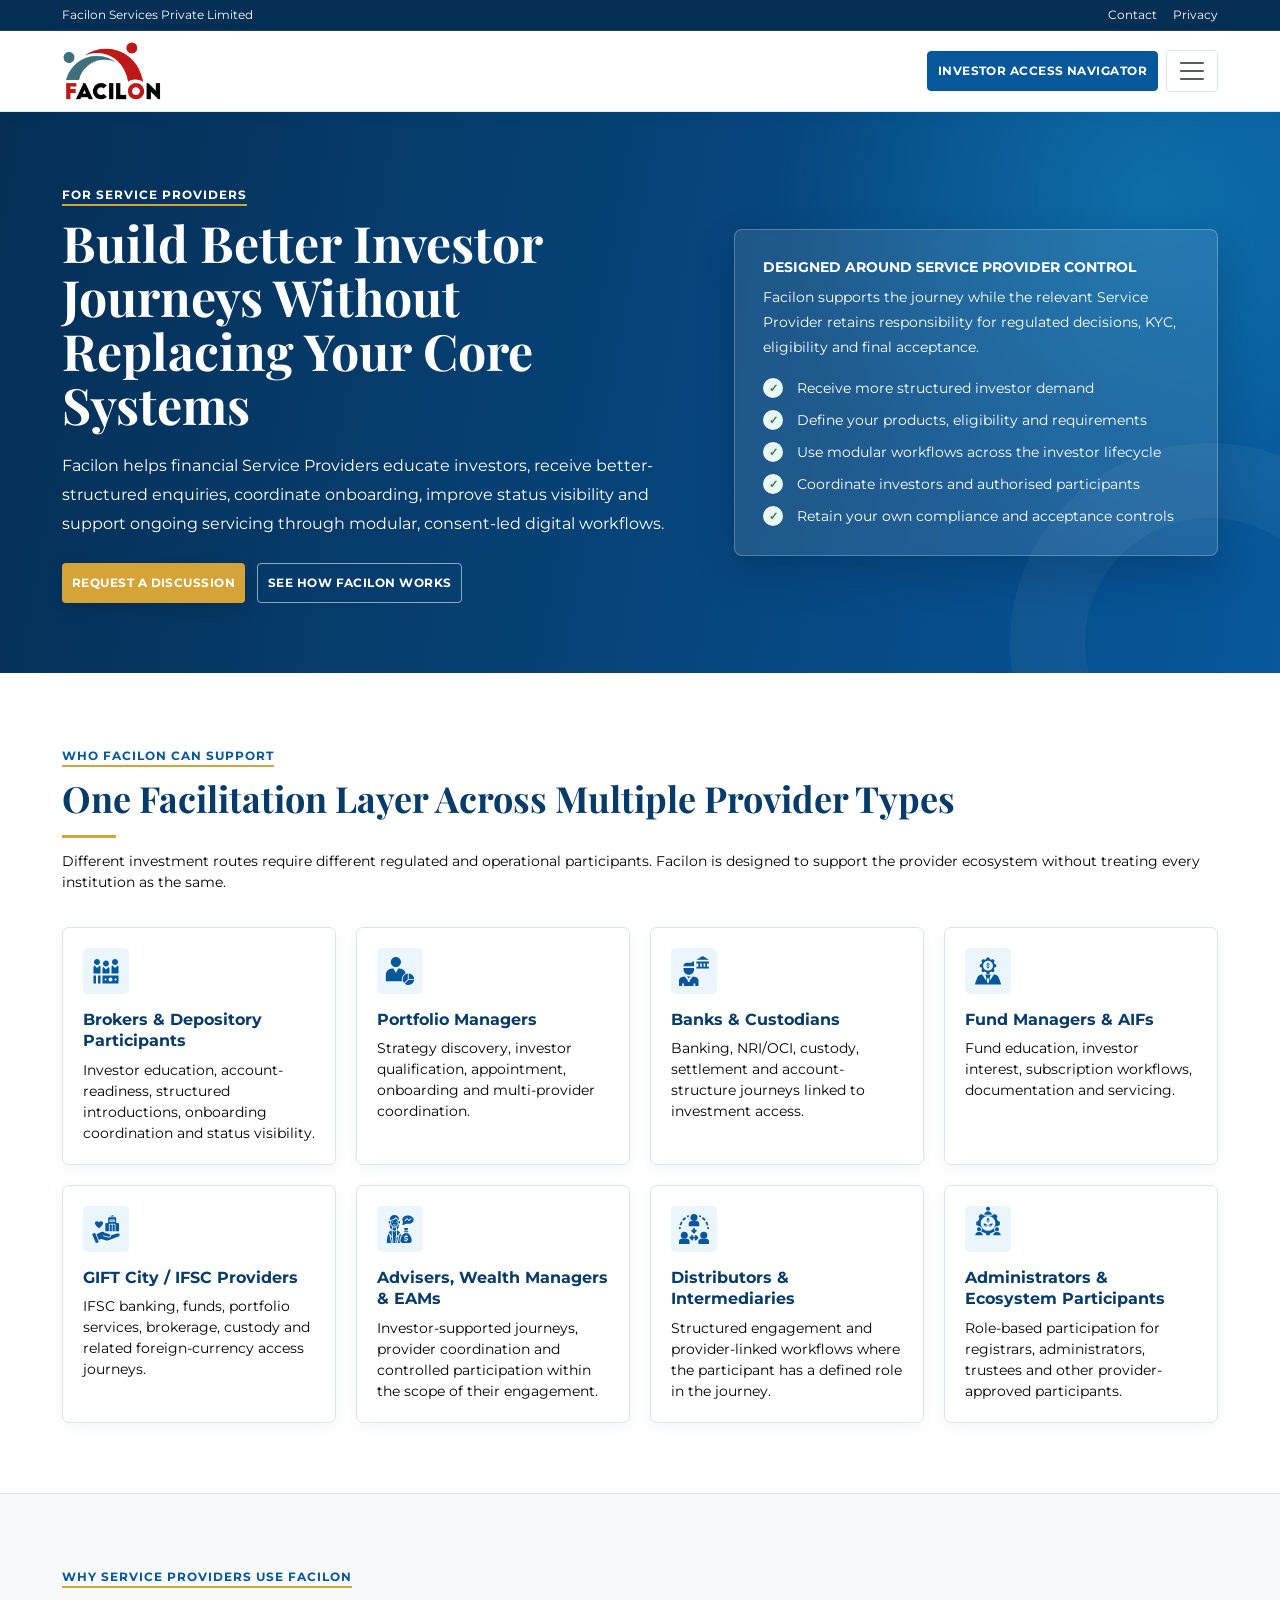
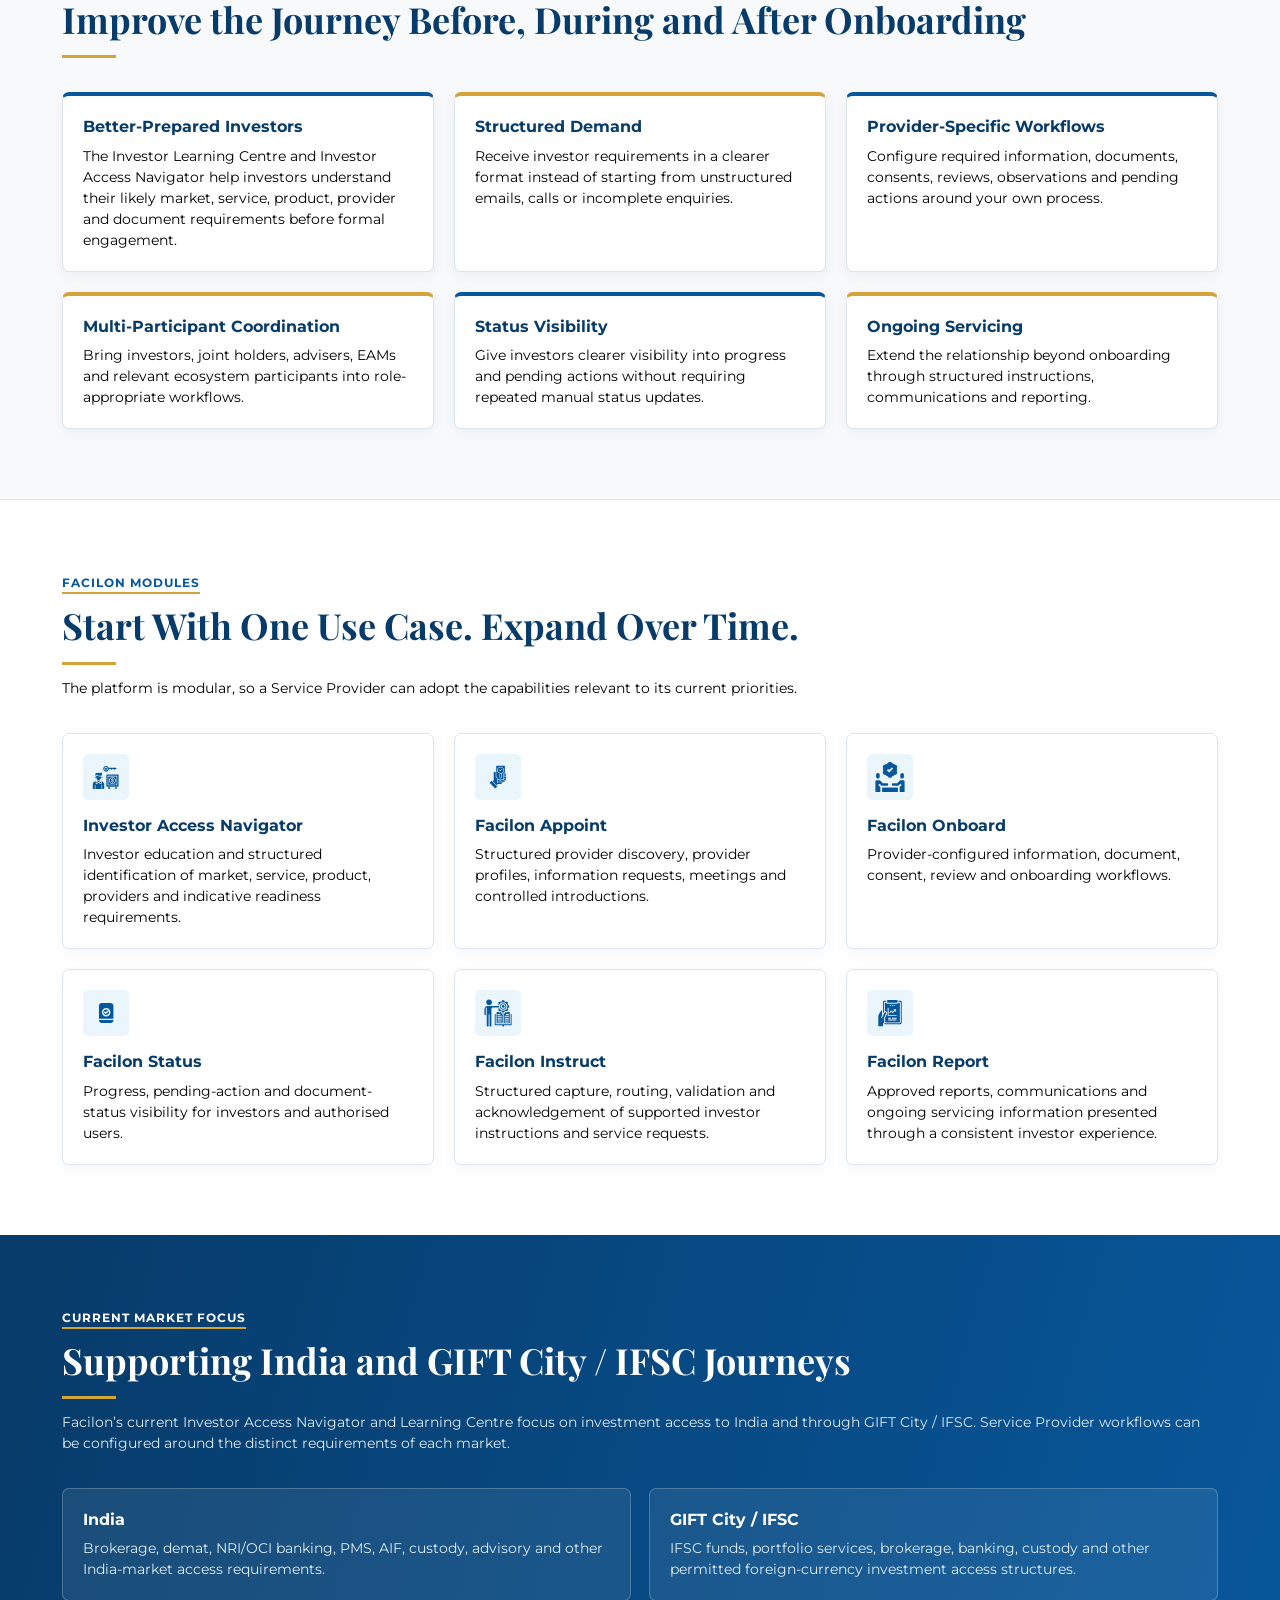
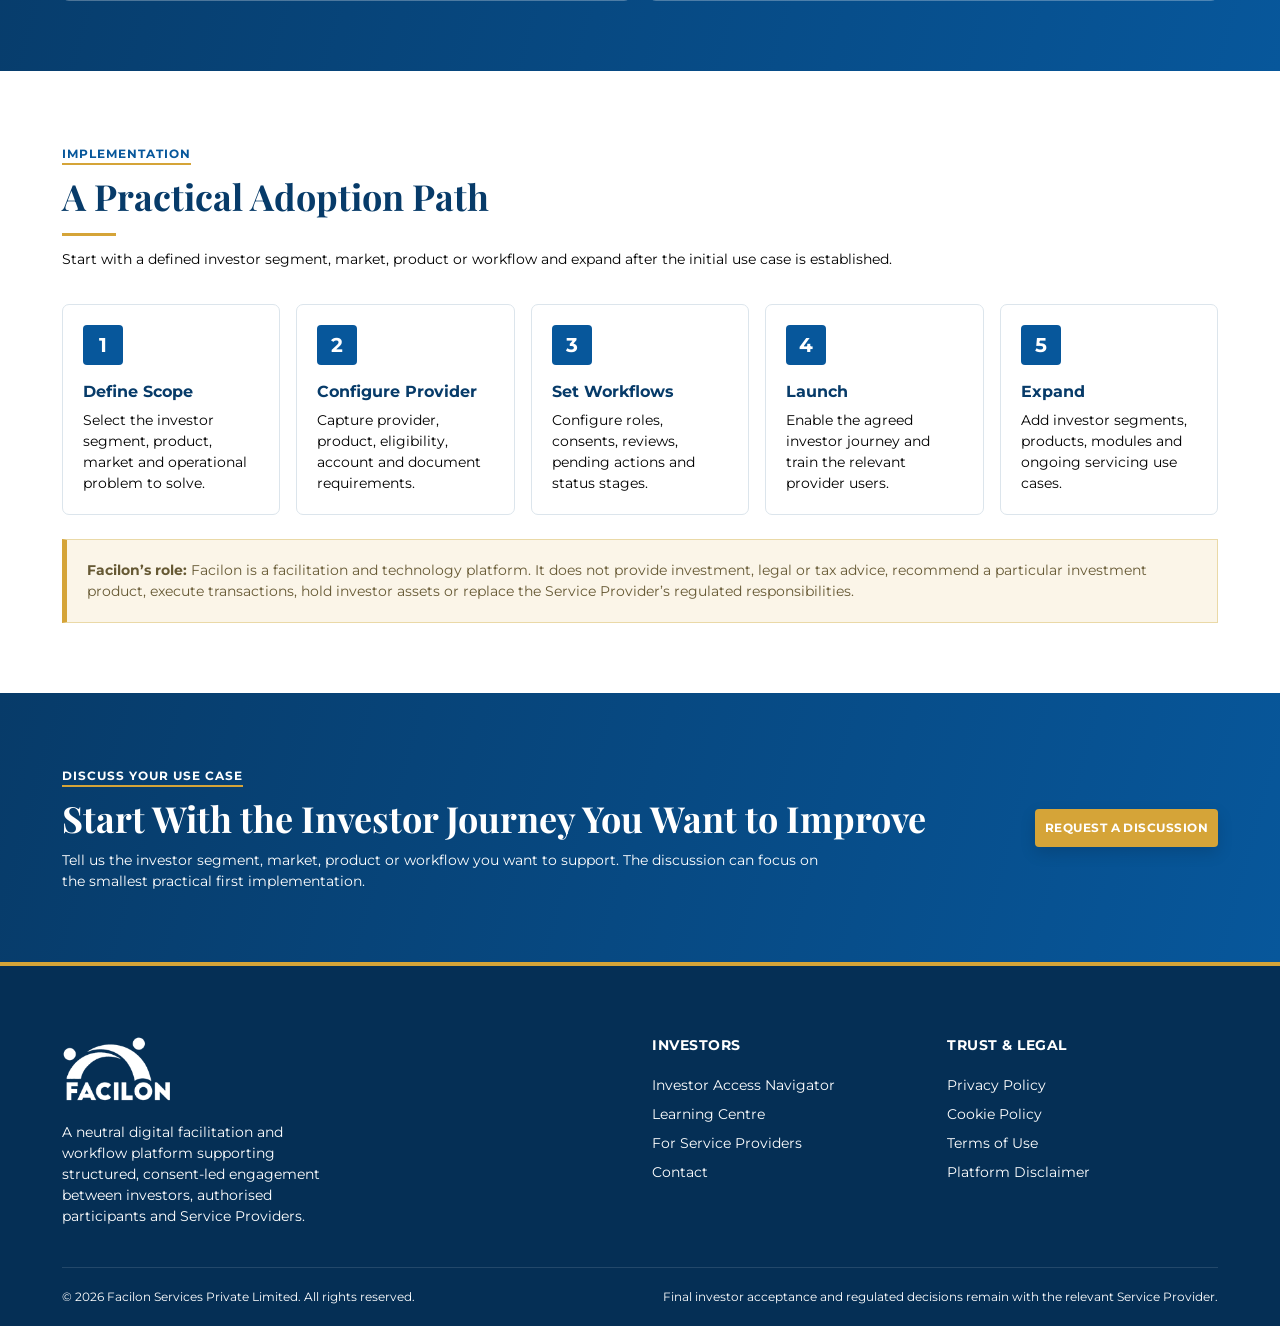
<file: for-service-providers.html>
<!DOCTYPE html>
<html lang="en">

<head>
    <meta charset="UTF-8" />
    <meta name="viewport" content="width=device-width, initial-scale=1.0" />
    <meta name="description"
        content="Facilon helps investors use the Investor Access Navigator to understand their investment access route and helps Service Providers educate, engage, onboard and service investors through structured, consent-led digital journeys." />
    <title>For Service Providers | Investor Access Navigator and Service Provider Facilitation</title>
    <link rel="icon" type="image/png" href="images/favicon.png">
    <link href="https://cdn.jsdelivr.net/npm/bootstrap@5.3.8/dist/css/bootstrap.min.css" rel="stylesheet">
    <link rel="stylesheet" href="fs-style.css">
    <style>
        :root {
            --blue: #07579b;
            --blue-dark: #073b69;
            --blue-deep: #052f55;
            --cyan: #1ca6d9;
            --sky: #eaf5fc;
            --gold: #d5a438;
            --gold-soft: #fbf5e8;
            --green: #2a7a5b;
            --green-soft: #e9f6f1;
            --ink: #000000;
            --muted: #687783;
            --paper: #f7f9fb;
            --white: #fff;
            --border: #dce5ec;
            --shadow: 0 10px 28px rgba(7, 59, 105, .10);
            --max: 1180px
        }

        * {
            box-sizing: border-box
        }

        html {
            scroll-behavior: smooth
        }


        a {
            text-decoration: none;
            color: inherit
        }

        .nav {
            position: sticky;
            top: 0;
            z-index: 100;
            background: rgba(255, 255, 255, .97);
            border-bottom: 1px solid rgba(7, 87, 155, .12);
            box-shadow: 0 3px 14px rgba(7, 59, 105, .06);
            backdrop-filter: blur(12px)
        }

        .nav:before {
            content: '';
            display: block;
            height: 4px;
            background: linear-gradient(90deg, var(--blue-dark), var(--cyan))
        }

        .nav-inner {
            min-height: 74px;
            display: flex;
            align-items: center;
            justify-content: space-between;
            gap: 24px
        }

        .brand {
            color: var(--blue-dark);
            font-weight: 700;
            font-size: 22px;
            letter-spacing: .3px;
            text-transform: uppercase;
            white-space: nowrap
        }

        .brand span {
            color: var(--gold)
        }

        .nav-links {
            display: flex;
            gap: 24px;
            align-items: center;
            font-size: 12px;
            font-weight: 600;
            text-transform: uppercase;
            color: #44596a
        }

        .nav-links a:hover {
            color: var(--blue)
        }

        .nav-actions {
            display: flex;
            gap: 10px
        }

        .menu-toggle {
            display: none;
            border: 1px solid var(--border);
            background: #fff;
            padding: 9px 11px
        }

        .hero {
            color: #fff;
            background: radial-gradient(circle at 90% 15%, rgba(28, 166, 217, .33), transparent 30%), linear-gradient(100deg, var(--blue-deep), var(--blue));
            overflow: hidden
        }

        .hero-inner {
            /*padding:92px 0 78px;*/
            display: grid;
            grid-template-columns: 1.12fr .88fr;
            gap: 56px;
            align-items: center
        }

        .eyebrow {
            display: inline-block;
            font-size: 12px;
            letter-spacing: 1px;
            text-transform: uppercase;
            font-weight: 700;
            color: inherit;
            margin-bottom: 10px;
            padding-bottom: 0;
            border-bottom: 2px solid var(--gold);
        }

        h1,
        h2,
        h3 {
            margin-top: 0;
            color: var(--blue-dark)
        }

        h1 {
            font-family: 'Playfair Display', Georgia, serif;
            color: #fff;
            font-size: 50px;
            line-height: 1.08;
            margin-bottom: 20px;
            max-width: 830px;
        }

        h2 {
            font-family: 'Playfair Display', Georgia, serif;
            font-size: 36px;
            line-height: 1.2;
            margin-bottom: 13px
        }

        h3 {
            font-size: 16px;
            margin-bottom: 8px;
        }

        .hero p {
            color: #ffffff;
            font-size: 16px;
            line-height: 1.8
        }

        .hero-actions {
            display: flex;
            gap: 12px;
            flex-wrap: wrap;
            margin-top: 25px
        }

        .hero-panel {
            background: rgba(255, 255, 255, .10);
            border: 1px solid rgba(255, 255, 255, .24);
            padding: 28px;
            border-radius: 8px
        }

        .hero-panel h3 {
            color: #fff;
            font-size: 14px;
            text-transform: uppercase;
        }

        .hero-panel p {
            font-size: 14px
        }

        .hero-list {
            display: grid;
            gap: 11px;
            margin-top: 18px
        }

        .hero-list div {
            display: grid;
            grid-template-columns: 24px 1fr;
            gap: 10px;
            font-size: 14px;
            color: #fff;
        }

        .hero-list div:before {
            content: "✓";
            width: 20px;
            height: 20px;
            display: grid;
            color: var(--green);
            font-size: 11px;
            font-weight: 700;
            border-radius: 50%;
            place-items: center;
            background: var(--green-soft);
        }

        section {
            padding: 70px 0
        }

        .section-alt {
            background: var(--paper);
            border-top: 1px solid var(--border);
            border-bottom: 1px solid var(--border)
        }

        .section-head {
            /*max-width:830px;*/
            margin-bottom: 34px
        }

        .section-head p {
            color: var(--ink);
            font-size: 14px;
            margin: 0
        }

        .grid3,
        .grid4,
        .grid2 {
            display: grid;
            gap: 20px
        }

        .grid3 {
            grid-template-columns: repeat(3, 1fr)
        }

        .grid4 {
            grid-template-columns: repeat(4, 1fr)
        }

        .grid2 {
            grid-template-columns: repeat(2, 1fr)
        }

        .card {
            background: #fff;
            border: 1px solid var(--border);
            border-radius: 7px;
            padding: 20px;
            box-shadow: 0 4px 14px rgba(7, 59, 105, .05)
        }

        .card p {
            color: var(--ink);
            font-size: 14px;
            margin: 0
        }

        .icon {
            width: 46px;
            height: 46px;
            display: grid;
            place-items: center;
            background: var(--sky);
            border-radius: 5px;
            font-size: 21px;
            margin-bottom: 15px
        }

        .icon img {
            width: 30px;
        }

        .card.goldtop {
            border-top: 4px solid var(--gold)
        }

        .card.bluetop {
            border-top: 4px solid var(--blue)
        }

        .steps {
            display: grid;
            grid-template-columns: repeat(5, 1fr);
            gap: 16px
        }

        .step {
            background: #fff;
            border: 1px solid var(--border);
            padding: 20px;
            border-radius: 7px
        }

        .step-num {
            width: 40px;
            height: 40px;
            border-radius: 4px;
            background: var(--blue);
            color: #fff;
            display: grid;
            place-items: center;
            font-weight: 700;
            margin-bottom: 16px;
            font-size: 20px;
        }

        .step p {
            font-size: 14px;
            color: var(--ink);
            margin: 0
        }

        .checklist {
            list-style: none;
            padding: 0;
            margin: 16px 0 0;
            display: grid;
            gap: 9px
        }

        .checklist li {
            display: grid;
            grid-template-columns: 20px 1fr;
            gap: 9px;
            font-size: 12px;
            color: #4d5e6c
        }

        .checklist li:before {
            content: '✓';
            width: 18px;
            height: 18px;
            border-radius: 50%;
            display: grid;
            place-items: center;
            background: var(--green-soft);
            color: var(--green);
            font-size: 10px;
            font-weight: 700
        }

        .market-band {
            background: linear-gradient(105deg, var(--blue-dark), var(--blue));
            color: #fff
        }

        .market-band h2 {
            color: #fff
        }

        .market-band p {
            color: #dceaf3
        }

        .market-grid {
            display: grid;
            grid-template-columns: 1fr 1fr;
            gap: 18px;
            margin-top: 26px
        }

        .market-card {
            border: 1px solid rgba(255, 255, 255, .22);
            background: rgba(255, 255, 255, .08);
            padding: 20px;
            border-radius: 7px
        }

        .market-card h3 {
            color: #fff;
        }

        .market-card p {
            color: #deedf5;
            font-size: 14px;
            margin-bottom: 0;
        }

        .boundary {
            background: var(--gold-soft);
            border: 1px solid #ead9a7;
            border-left: 5px solid var(--gold);
            padding: 20px;
            font-size: 14px;
            color: #665934;
            margin-top: 24px
        }

        .cta {
            background: linear-gradient(105deg, var(--blue-dark), var(--blue));
            color: #fff;
        }

        .cta h2 {
            color: #fff;
            margin-bottom: 10px;
        }

        .cta p {
            margin: 0;
            color: #ffffff;
            font-size: 14px
        }

        .cta-inner {
            display: flex;
            justify-content: space-between;
            gap: 28px;
            align-items: center
        }

        @media(max-width:1050px) {
            .nav-links {
                display: none
            }

            .menu-toggle {
                display: inline-flex
            }

            .grid4,
            .steps {
                grid-template-columns: repeat(2, 1fr)
            }

            .footer-grid {
                grid-template-columns: 1fr 1fr
            }
        }

        @media(max-width:820px) {

            .hero-inner,
            .grid3,
            .grid2,
            .market-grid,
            .cta-inner {
                grid-template-columns: 1fr;
                display: grid
            }

            .hero-inner {
                padding: 64px 0
            }

            .nav-actions .btn-outline {
                display: none
            }
        }

        @media(max-width:620px) {
            .container {
                width: min(calc(100% - 28px), var(--max))
            }

            .topbar {
                display: none
            }

            .nav-actions .btn-primary {
                display: none
            }

            .grid4,
            .steps,
            .footer-grid {
                grid-template-columns: 1fr
            }

            section {
                padding: 56px 0
            }
        }

        .btn-ghost-light {
            background: transparent;
            color: #fff;
            border: 1px solid rgba(255, 255, 255, .55);
        }

        .section-head h2::after {
            content: '';
            display: block;
            width: 54px;
            height: 3px;
            background: var(--gold);
            margin-top: 14px;
        }
    </style>
</head>

<body>
    <div class="topbar">
        <div class="container topbar-inner d-flex justify-content-between align-items-center flex-wrap gap-3 py-1">
            <div>Facilon Services Private Limited</div>
            <div class="topbar-links d-flex flex-wrap gap-3">
                <a href="contact.html">Contact</a>
                <a href="privacy-policy.html">Privacy</a>
            </div>
        </div>
    </div>
    <header class="nav navbar">
        <div class="container d-flex align-items-center justify-content-between">
            <a class="navbar-brand" href="index.html">
              <img src="images/logo.webp" alt="Facilon">
            </a>
            <div class="nav-actions d-flex align-items-center gap-2">
              <!--<div class="dropdown d-none d-sm-inline-flex">-->
              <!--  <button class="btn btn-outline dropdown-toggle" type="button" data-bs-toggle="dropdown" aria-expanded="false">-->
              <!--    Sign In-->
              <!--  </button>-->
              <!--  <ul class="dropdown-menu dropdown-menu-end">-->
              <!--    <li>-->
              <!--      <a class="dropdown-item" href="investor-sign-in.html">Investor Sign In</a>-->
              <!--    </li>-->
              <!--    <li>-->
              <!--      <a class="dropdown-item" href="service-provider-sign-in.html">Service Provider Sign In</a>-->
              <!--    </li>-->
              <!--  </ul>-->
              <!--</div>-->
              <a class="btn btn-primary d-none d-sm-inline-flex" href="investor-access-navigator.html">
                Investor Access Navigator
              </a>
              <button class="navbar-toggler" type="button" data-bs-toggle="offcanvas" data-bs-target="#sidebarNav"
                aria-controls="sidebarNav" aria-label="Open menu">
                <span class="navbar-toggler-icon"></span>
              </button>
            </div>
        </div>
    </header>
    <!-- Sidebar navigation: same offcanvas menu on desktop and mobile -->
    <div class="offcanvas offcanvas-end sidebar-nav" tabindex="-1" id="sidebarNav" aria-labelledby="sidebarNavLabel">
        <div class="offcanvas-header">
          <a class="navbar-brand" href="index.html"><img src="images/logo.webp" alt="Facilon"></a>
          <button type="button" class="btn-close" data-bs-dismiss="offcanvas" aria-label="Close"></button>
        </div>
        <div class="offcanvas-body d-flex flex-column">
          <ul class="navbar-nav flex-grow-1" aria-label="Main navigation">
              <li class="nav-item"><a class="nav-link" href="./"><img src="images/icon/sb-img-0.webp" alt=""> Home</a></li>
            <li class="nav-item"><a class="nav-link" href="investor-access-navigator.html"><img src="images/icon/sb-img-1.webp" alt=""> Investor Access Navigator</a></li>
            <li class="nav-item"><a class="nav-link" href="for-service-providers.html"><img src="images/icon/sb-img-2.webp" alt=""> For Service Providers</a></li>
            <li class="nav-item"><a class="nav-link" href="how-facilon-works.html"><img src="images/icon/sb-img-3.webp" alt=""> How Facilon Works</a></li>
            <li class="nav-item"><a class="nav-link" href="learning-centre.html"><img src="images/icon/sb-img-4.webp" alt=""> Learning Centre</a></li>
            <li class="nav-item"><a class="nav-link" href="about-facilon.html"><img src="images/icon/sb-img-5.webp" alt=""> About Facilon</a></li>
            <li class="nav-item"><a class="nav-link" href="contact.html"><img src="images/icon/sb-img-6.webp" alt=""> Contact</a></li>
          </ul>
        </div>
    </div>
    
    <main>
        <section class="hero">
            <div class="container hero-inner">
                <div>
                    <div class="eyebrow">For Service Providers</div>
                    <h1>Build Better Investor Journeys Without Replacing Your Core Systems</h1>
                    <p>Facilon helps financial Service Providers educate investors, receive better-structured enquiries,
                        coordinate onboarding, improve status visibility and support ongoing servicing through modular,
                        consent-led digital workflows.</p>
                    <div class="hero-actions"><a class="btn btn-gold" href="#discussion">Request a Discussion</a><a
                            class="btn btn-ghost-light" href="how-facilon-works.html">See How Facilon Works</a></div>
                </div>
                <aside class="hero-panel">
                    <h3>Designed around Service Provider control</h3>
                    <p>Facilon supports the journey while the relevant Service Provider retains responsibility for
                        regulated decisions, KYC, eligibility and final acceptance.</p>
                    <div class="hero-list">
                        <div>Receive more structured investor demand</div>
                        <div>Define your products, eligibility and requirements</div>
                        <div>Use modular workflows across the investor lifecycle</div>
                        <div>Coordinate investors and authorised participants</div>
                        <div>Retain your own compliance and acceptance controls</div>
                    </div>
                </aside>
            </div>
        </section>
        <section>
            <div class="container">
                <div class="section-head">
                    <div class="eyebrow" style="color:var(--blue)">Who Facilon can support</div>
                    <h2>One Facilitation Layer Across Multiple Provider Types</h2>
                    <p>Different investment routes require different regulated and operational participants. Facilon is
                        designed to support the provider ecosystem without treating every institution as the same.</p>
                </div>
                <div class="grid4">
                    <article class="card">
                        <div class="icon"><img src="images/icon/brokers.svg"></div>
                        <h3>Brokers & Depository Participants</h3>
                        <p>Investor education, account-readiness, structured introductions, onboarding coordination and
                            status visibility.</p>
                    </article>
                    <article class="card">
                        <div class="icon"><img src="images/icon/Portfolio-Managers.svg"></div>
                        <h3>Portfolio Managers</h3>
                        <p>Strategy discovery, investor qualification, appointment, onboarding and multi-provider
                            coordination.</p>
                    </article>
                    <article class="card">
                        <div class="icon"><img src="images/icon/Banks-Custodians.svg"></div>
                        <h3>Banks & Custodians</h3>
                        <p>Banking, NRI/OCI, custody, settlement and account-structure journeys linked to investment
                            access.</p>
                    </article>
                    <article class="card">
                        <div class="icon"><img src="images/icon/Fund-Managers-AIFs.svg"></div>
                        <h3>Fund Managers & AIFs</h3>
                        <p>Fund education, investor interest, subscription workflows, documentation and servicing.</p>
                    </article>
                    <article class="card">
                        <div class="icon"><img src="images/icon/gift-city.svg"></div>
                        <h3>GIFT City / IFSC Providers</h3>
                        <p>IFSC banking, funds, portfolio services, brokerage, custody and related foreign-currency
                            access journeys.</p>
                    </article>
                    <article class="card">
                        <div class="icon"><img src="images/icon/advisers.svg"></div>
                        <h3>Advisers, Wealth Managers & EAMs</h3>
                        <p>Investor-supported journeys, provider coordination and controlled participation within the
                            scope of their engagement.</p>
                    </article>
                    <article class="card">
                        <div class="icon"><img src="images/icon/Distributors-Intermediaries.svg"></div>
                        <h3>Distributors & Intermediaries</h3>
                        <p>Structured engagement and provider-linked workflows where the participant has a defined role
                            in the journey.</p>
                    </article>
                    <article class="card">
                        <div class="icon"><img src="images/icon/administrators.svg">️</div>
                        <h3>Administrators & Ecosystem Participants</h3>
                        <p>Role-based participation for registrars, administrators, trustees and other provider-approved
                            participants.</p>
                    </article>
                </div>
            </div>
        </section>
        <section class="section-alt">
            <div class="container">
                <div class="section-head">
                    <div class="eyebrow" style="color:var(--blue)">Why Service Providers use Facilon</div>
                    <h2>Improve the Journey Before, During and After Onboarding</h2>
                </div>
                <div class="grid3">
                    <article class="card bluetop">
                        <h3>Better-Prepared Investors</h3>
                        <p>The Investor Learning Centre and Investor Access Navigator help investors understand their
                            likely market, service, product, provider and document requirements before formal
                            engagement.</p>
                    </article>
                    <article class="card goldtop">
                        <h3>Structured Demand</h3>
                        <p>Receive investor requirements in a clearer format instead of starting from unstructured
                            emails, calls or incomplete enquiries.</p>
                    </article>
                    <article class="card bluetop">
                        <h3>Provider-Specific Workflows</h3>
                        <p>Configure required information, documents, consents, reviews, observations and pending
                            actions around your own process.</p>
                    </article>
                    <article class="card goldtop">
                        <h3>Multi-Participant Coordination</h3>
                        <p>Bring investors, joint holders, advisers, EAMs and relevant ecosystem participants into
                            role-appropriate workflows.</p>
                    </article>
                    <article class="card bluetop">
                        <h3>Status Visibility</h3>
                        <p>Give investors clearer visibility into progress and pending actions without requiring
                            repeated manual status updates.</p>
                    </article>
                    <article class="card goldtop">
                        <h3>Ongoing Servicing</h3>
                        <p>Extend the relationship beyond onboarding through structured instructions, communications and
                            reporting.</p>
                    </article>
                </div>
            </div>
        </section>
        <section>
            <div class="container">
                <div class="section-head">
                    <div class="eyebrow" style="color:var(--blue)">Facilon modules</div>
                    <h2>Start With One Use Case. Expand Over Time.</h2>
                    <p>The platform is modular, so a Service Provider can adopt the capabilities relevant to its current
                        priorities.</p>
                </div>
                <div class="grid3">
                    <article class="card">
                        <div class="icon"><img src="images/icon/Investor-Access-Navigator.svg"></div>
                        <h3>Investor Access Navigator</h3>
                        <p>Investor education and structured identification of market, service, product, providers and
                            indicative readiness requirements.</p>
                    </article>
                    <article class="card">
                        <div class="icon"><img src="images/icon/Facilon-Appoint.svg"></div>
                        <h3>Facilon Appoint</h3>
                        <p>Structured provider discovery, provider profiles, information requests, meetings and
                            controlled introductions.</p>
                    </article>
                    <article class="card">
                        <div class="icon"><img src="images/icon/Facilon-Onboard.svg"></div>
                        <h3>Facilon Onboard</h3>
                        <p>Provider-configured information, document, consent, review and onboarding workflows.</p>
                    </article>
                    <article class="card">
                        <div class="icon"><img src="images/icon/Facilon-Status.svg"></div>
                        <h3>Facilon Status</h3>
                        <p>Progress, pending-action and document-status visibility for investors and authorised users.
                        </p>
                    </article>
                    <article class="card">
                        <div class="icon"><img src="images/icon/Facilon-Instruct.svg"></div>
                        <h3>Facilon Instruct</h3>
                        <p>Structured capture, routing, validation and acknowledgement of supported investor
                            instructions and service requests.</p>
                    </article>
                    <article class="card">
                        <div class="icon"><img src="images/icon/Facilon-Report.svg"></div>
                        <h3>Facilon Report</h3>
                        <p>Approved reports, communications and ongoing servicing information presented through a
                            consistent investor experience.</p>
                    </article>
                </div>
            </div>
        </section>
        <section class="market-band">
            <div class="container">
                <div class="section-head">
                    <div class="eyebrow">Current market focus</div>
                    <h2>Supporting India and GIFT City / IFSC Journeys</h2>
                    <p>Facilon’s current Investor Access Navigator and Learning Centre focus on investment access to
                        India and through GIFT City / IFSC. Service Provider workflows can be configured around the
                        distinct requirements of each market.</p>
                </div>
                <div class="market-grid">
                    <div class="market-card">
                        <h3>India</h3>
                        <p>Brokerage, demat, NRI/OCI banking, PMS, AIF, custody, advisory and other India-market access
                            requirements.</p>
                    </div>
                    <div class="market-card">
                        <h3>GIFT City / IFSC</h3>
                        <p>IFSC funds, portfolio services, brokerage, banking, custody and other permitted
                            foreign-currency investment access structures.</p>
                    </div>
                </div>
            </div>
        </section>
        <section>
            <div class="container">
                <div class="section-head">
                    <div class="eyebrow" style="color:var(--blue)">Implementation</div>
                    <h2>A Practical Adoption Path</h2>
                    <p>Start with a defined investor segment, market, product or workflow and expand after the initial
                        use case is established.</p>
                </div>
                <div class="steps">
                    <article class="step">
                        <div class="step-num">1</div>
                        <h3>Define Scope</h3>
                        <p>Select the investor segment, product, market and operational problem to solve.</p>
                    </article>
                    <article class="step">
                        <div class="step-num">2</div>
                        <h3>Configure Provider</h3>
                        <p>Capture provider, product, eligibility, account and document requirements.</p>
                    </article>
                    <article class="step">
                        <div class="step-num">3</div>
                        <h3>Set Workflows</h3>
                        <p>Configure roles, consents, reviews, pending actions and status stages.</p>
                    </article>
                    <article class="step">
                        <div class="step-num">4</div>
                        <h3>Launch</h3>
                        <p>Enable the agreed investor journey and train the relevant provider users.</p>
                    </article>
                    <article class="step">
                        <div class="step-num">5</div>
                        <h3>Expand</h3>
                        <p>Add investor segments, products, modules and ongoing servicing use cases.</p>
                    </article>
                </div>
                <div class="boundary"><strong>Facilon’s role:</strong> Facilon is a facilitation and technology
                    platform. It does not provide investment, legal or tax advice, recommend a particular investment
                    product, execute transactions, hold investor assets or replace the Service Provider’s regulated
                    responsibilities.</div>
            </div>
        </section>
        <section class="cta" id="discussion">
            <div class="container cta-inner">
                <div>
                    <div class="eyebrow" style="color:#fff;">Discuss your use case</div>
                    <h2>Start With the Investor Journey You Want to Improve</h2>
                    <p style="max-width:760px">Tell us the investor segment, market, product or workflow you want to
                        support. The discussion can focus on the smallest practical first implementation.</p>
                </div>
                <div><a class="btn btn-gold" href="contact.html?type=service-provider">Request a Discussion</a></div>
            </div>
        </section>
    </main>
    
    <footer class="footer" id="contact">
    <div class="container">
      <div class="row g-4 mb-4">
        <div class="col-lg-3 col-md-6">
          <div class="footer-brand-sec navbar-brand">
            <img src="images/logo.webp" alt="Facilon">
          </div>
          <p>
            A neutral digital facilitation and workflow platform supporting structured,
            consent-led engagement between investors, authorised participants and Service Providers.
          </p>
        </div>
        <div class="col-lg-3 col-md-4">
          <!--<h3>Service Providers</h3>-->
          <!--<div class="footer-links">-->
          <!--  <a href="#modules">Facilon Modules</a>-->
          <!--  <a href="#discussion">Request a Discussion</a>-->
          <!--  <a href="#signin">Service Provider Sign In</a>-->
          <!--</div>-->
        </div>
        
        <div class="col-lg-3 col-md-4">
          <h3>Investors</h3>
          <div class="footer-links">
            <a href="investor-access-navigator.html">Investor Access Navigator</a>
            <a href="learning-centre.html">Learning Centre</a>
            <a href="for-service-providers.html">For Service Providers</a>
            <a href="contact.html">Contact</a>
          </div>
        </div>

        <div class="col-lg-3 col-md-4">
          <h3>Trust &amp; Legal</h3>
          <div class="footer-links">
            <a href="privacy-policy.html">Privacy Policy</a>
            <a href="cookies-policy.html">Cookie Policy</a>
            <a href="terms-of-use.html">Terms of Use</a>
            <a href="disclaimer.html">Platform Disclaimer</a>
            <!--<a href="#rights">Investor Rights</a>-->
            <!--<a href="#security">Security at Facilon</a>-->
          </div>
        </div>
      </div>

      <div class="footer-bottom d-flex justify-content-between flex-wrap gap-3">
        <div>© <span id="year"></span> Facilon Services Private Limited. All rights reserved.</div>
        <div>Final investor acceptance and regulated decisions remain with the relevant Service Provider.</div>
      </div>
    </div>
  </footer>
    
    <script>document.getElementById('year').textContent = new Date().getFullYear(); document.querySelector('.menu-toggle').addEventListener('click', () => alert('Connect this button to the production mobile navigation menu.'));</script>
 <script src="https://cdn.jsdelivr.net/npm/bootstrap@5.3.8/dist/js/bootstrap.bundle.min.js"></script>
  <script>
    document.getElementById("year").textContent = new Date().getFullYear();
  </script>
</body>

</html>
</file>
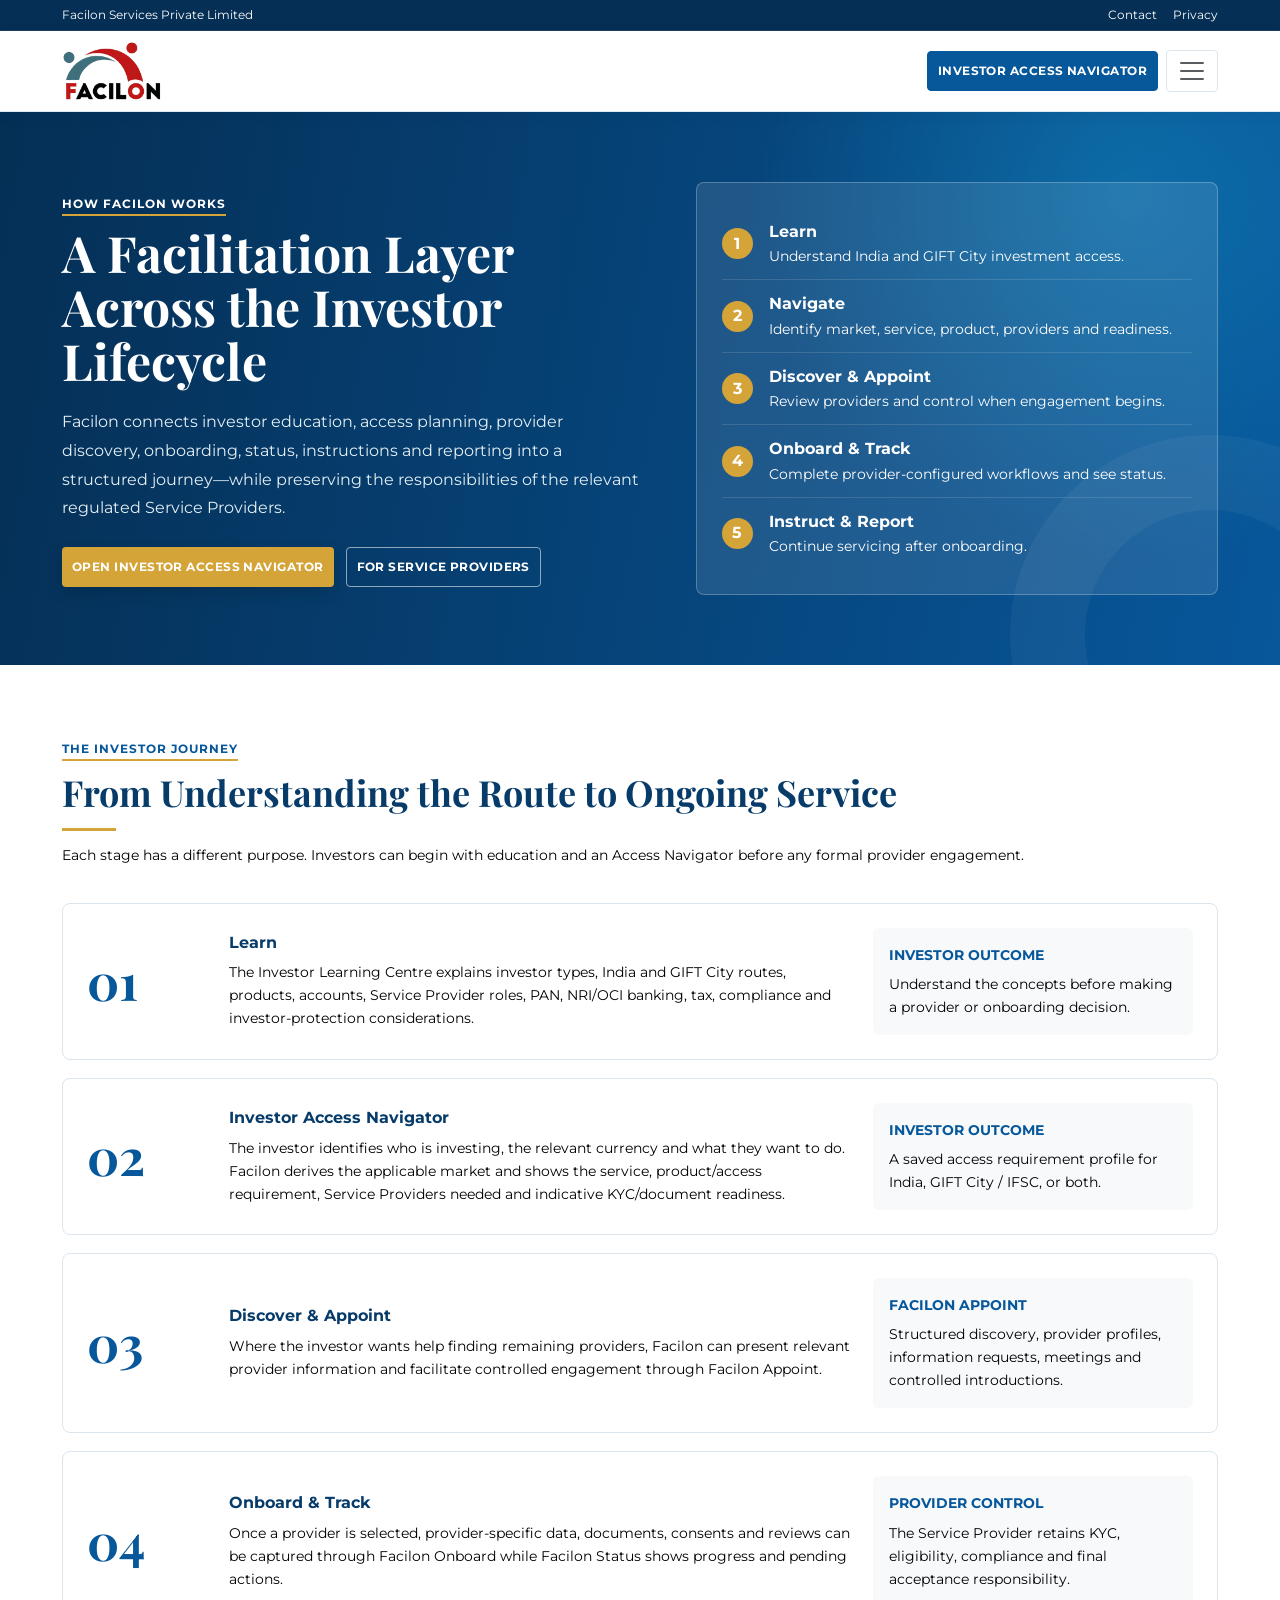
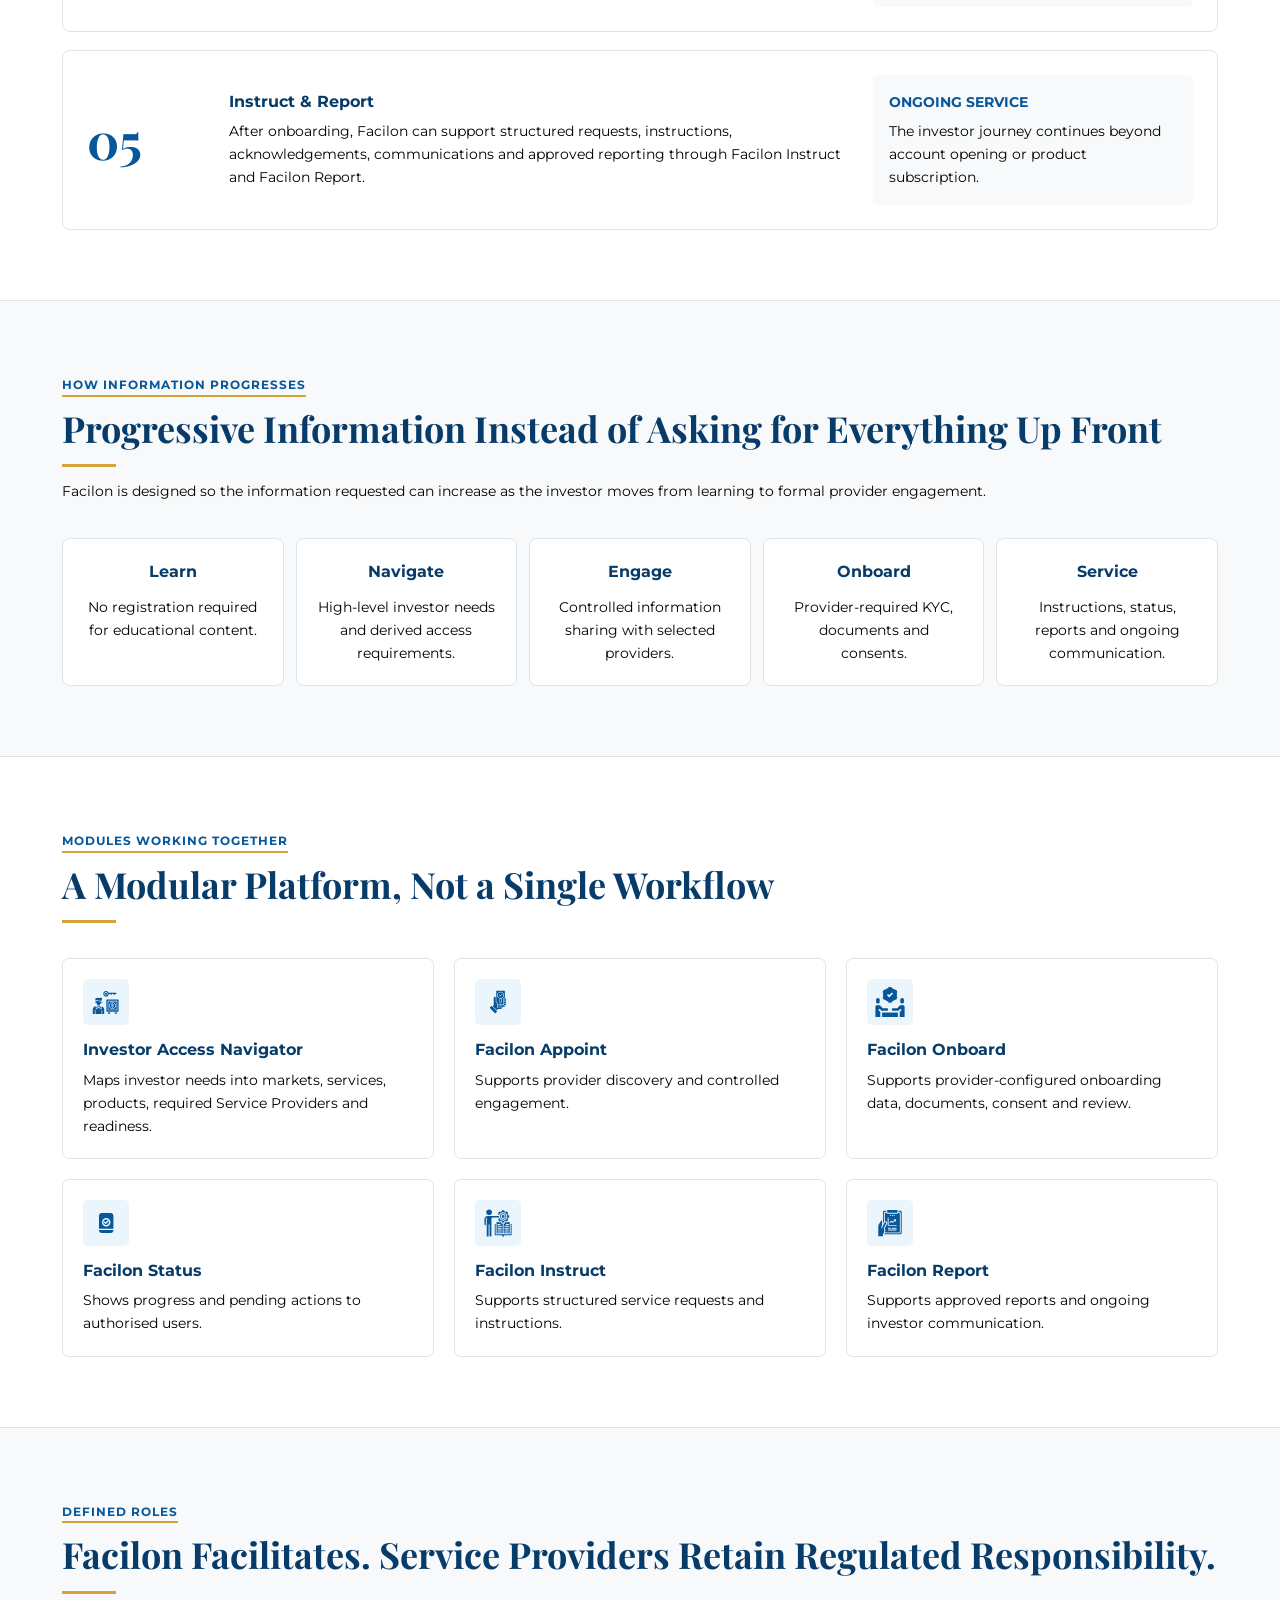
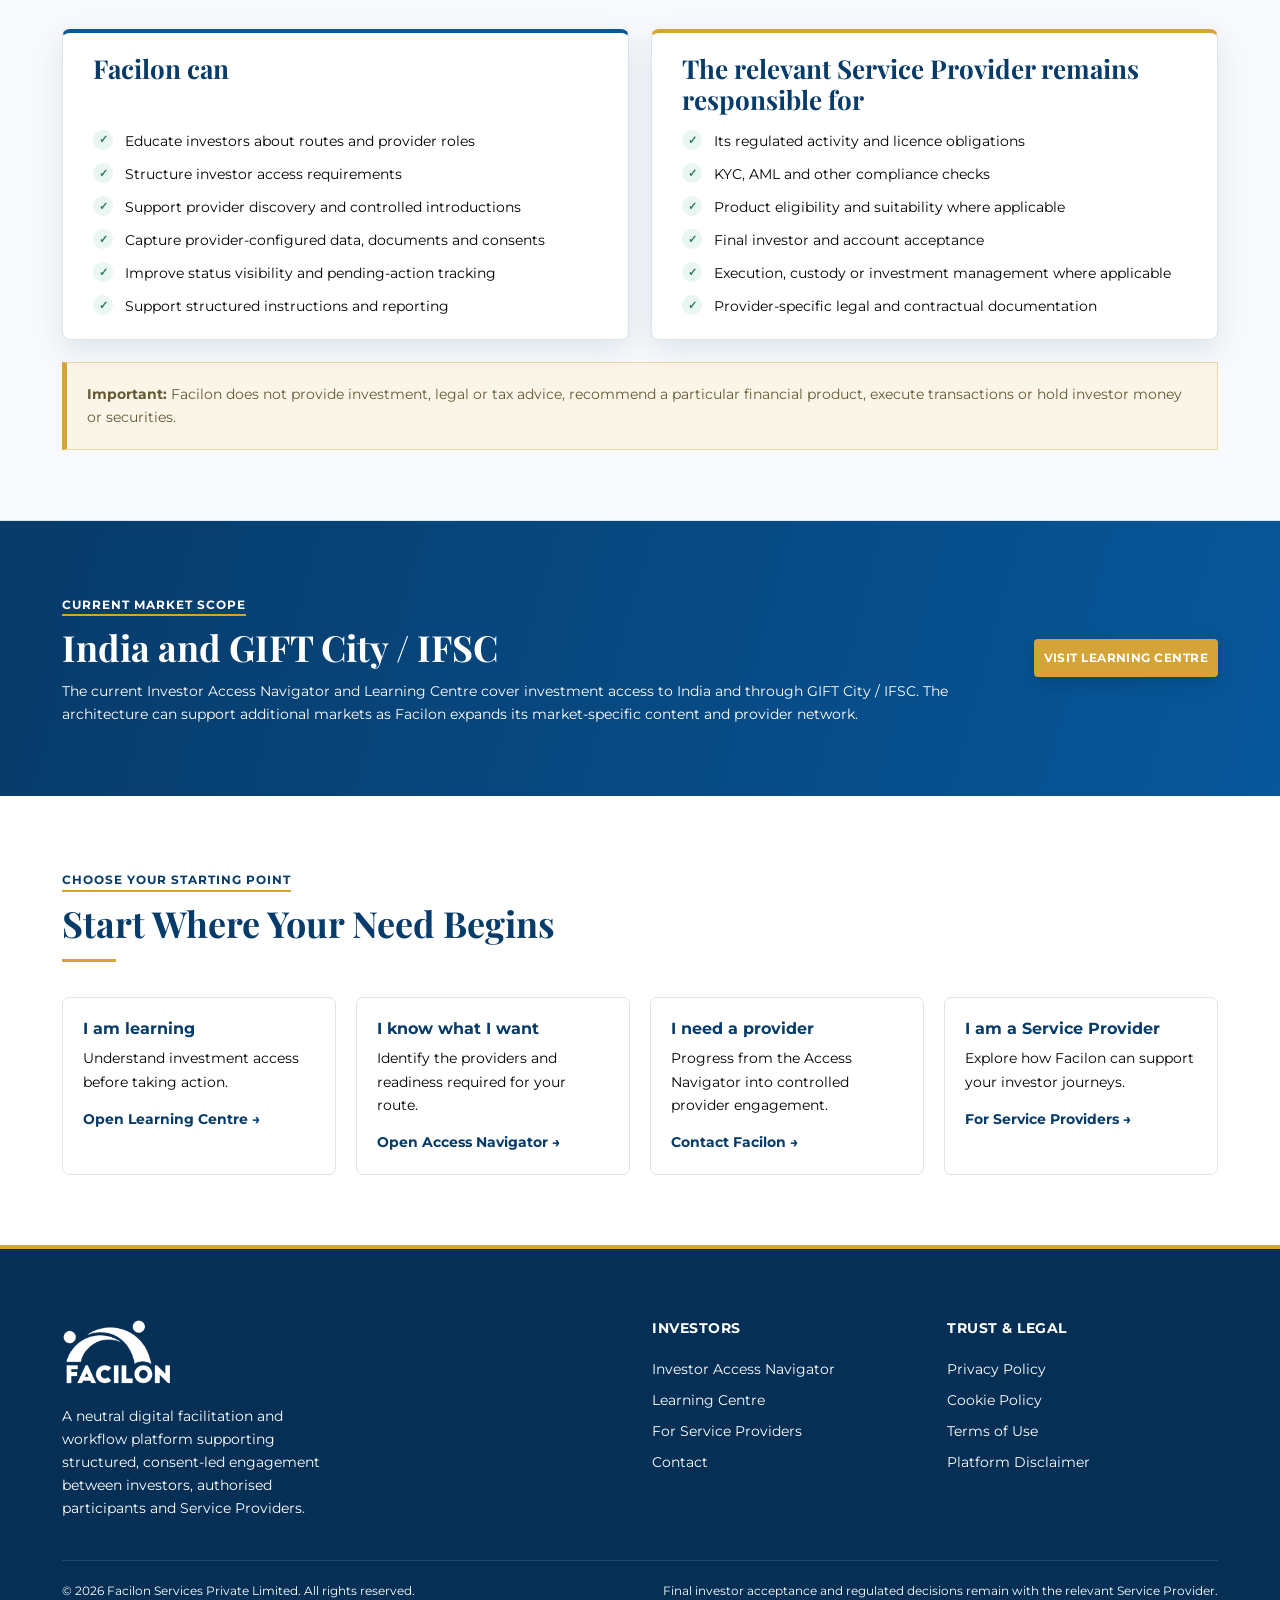
<file: how-facilon-works.html>
<!DOCTYPE html>
<html lang="en">

<head>
    <meta charset="UTF-8">
    <meta name="viewport" content="width=device-width, initial-scale=1.0">
    <meta name="description"
        content="See how Facilon supports the investor lifecycle from learning and access navigation through provider discovery, onboarding, status, instructions and reporting.">
    <title>How Facilon Works | Facilon Services</title>
    <link rel="icon" type="image/png" href="images/favicon.png">
    <link href="https://cdn.jsdelivr.net/npm/bootstrap@5.3.8/dist/css/bootstrap.min.css" rel="stylesheet">
    <link rel="stylesheet" href="fs-style.css">
    <style>
        :root {
            --blue: #07579b;
            --blue-dark: #073b69;
            --blue-deep: #052f55;
            --cyan: #1ca6d9;
            --sky: #eaf5fc;
            --gold: #d5a438;
            --gold-soft: #fbf5e8;
            --green: #2a7a5b;
            --green-soft: #e9f6f1;
            --ink: #000000;
            --muted: #687783;
            --paper: #f7f9fb;
            --border: #dce5ec;
            --max: 1180px
        }

        * {
            box-sizing: border-box
        }

        html {
            scroll-behavior: smooth
        }

        body {
            margin: 0;
            font-family: 'Montserrat', Arial, sans-serif;
            color: var(--ink);
            line-height: 1.65
        }

        a {
            text-decoration: none;
            color: inherit
        }

        .nav {
            position: sticky;
            top: 0;
            z-index: 100;
            background: rgba(255, 255, 255, .97);
            border-bottom: 1px solid rgba(7, 87, 155, .12);
            box-shadow: 0 3px 14px rgba(7, 59, 105, .06)
        }

        .nav:before {
            content: '';
            display: block;
            height: 4px;
            background: linear-gradient(90deg, var(--blue-dark), var(--cyan))
        }

        .nav-inner {
            min-height: 74px;
            display: flex;
            justify-content: space-between;
            align-items: center;
            gap: 24px
        }

        .brand {
            color: var(--blue-dark);
            font-weight: 700;
            font-size: 22px;
            text-transform: uppercase
        }

        .brand span {
            color: var(--gold)
        }

        .nav-links {
            display: flex;
            gap: 24px;
            font-size: 12px;
            font-weight: 600;
            text-transform: uppercase;
            color: #44596a
        }

        .nav-links a:hover {
            color: var(--blue)
        }

        .nav-actions {
            display: flex;
            gap: 10px
        }

        .menu-toggle {
            display: none
        }

        .hero {
            background: radial-gradient(circle at 88% 15%, rgba(28, 166, 217, .32), transparent 30%), linear-gradient(100deg, var(--blue-deep), var(--blue));
            color: #fff
        }

        .hero-inner {
            /*padding:92px 0 80px;*/
            display: grid;
            grid-template-columns: 1.05fr .95fr;
            gap: 56px;
            align-items: center
        }

        .eyebrow {
            display: inline-block;
            font-size: 12px;
            letter-spacing: 1px;
            text-transform: uppercase;
            font-weight: 700;
            color: inherit;
            margin-bottom: 10px;
            padding-bottom: 0;
            border-bottom: 2px solid var(--gold);
        }

        h1,
        h2,
        h3 {
            margin-top: 0;
            color: var(--blue-dark)
        }

        h1 {
            font-family: 'Playfair Display', serif;
            color: #fff;
            font-size: 50px;
            line-height: 1.08;
            margin-bottom: 20px
        }

        h2 {
            font-family: 'Playfair Display', serif;
            font-size: 36px;
            line-height: 1.2;
            margin-bottom: 13px
        }

        h3 {
            font-size: 16px;
            margin-bottom: 8px
        }

        .hero p {
            color: #e4f0f6;
            font-size: 16px;
            line-height: 1.8
        }

        .hero-map {
            background: rgba(255, 255, 255, .10);
            border: 1px solid rgba(255, 255, 255, .24);
            padding: 25px;
            border-radius: 8px
        }

        .map-item {
            display: grid;
            align-items: center;
            grid-template-columns: 35px 1fr;
            gap: 12px;
            padding: 11px 0;
            border-bottom: 1px solid rgba(255, 255, 255, .13)
        }

        .map-item:last-child {
            border-bottom: 0
        }

        .map-num {
            width: 31px;
            height: 31px;
            border-radius: 50%;
            display: grid;
            place-items: center;
            background: var(--gold);
            font-weight: 700
        }

        .map-item strong {
            color: #fff;
            font-size: 16px
        }

        .map-item span {
            display: block;
            color: #fff;
            font-size: 14px;
        }

        section {
            padding: 70px 0
        }

        .section-alt {
            background: var(--paper);
            border-top: 1px solid var(--border);
            border-bottom: 1px solid var(--border)
        }

        .section-head {
            /*max-width:850px;*/
            margin-bottom: 35px
        }

        .section-head p {
            color: var(--ink);
            font-size: 14px;
            margin: 0
        }

        .lifecycle {
            display: grid;
            gap: 18px
        }

        .stage {
            display: grid;
            grid-template-columns: 120px 1fr 320px;
            gap: 22px;
            align-items: center;
            background: #fff;
            border: 1px solid var(--border);
            border-radius: 8px;
            padding: 24px
        }

        .stage-num {
            font-family: 'Playfair Display', serif;
            font-size: 50px;
            color: var(--blue);
            font-weight: 700;
        }

        .stage-copy p,
        .stage-side p {
            font-size: 14px;
            color: var(--ink);
            margin: 0
        }

        .stage-side {
            background: var(--paper);
            border-radius: 6px;
            padding: 16px
        }

        .stage-side strong {
            display: block;
            font-size: 14px;
            text-transform: uppercase;
            color: var(--blue);
            margin-bottom: 6px
        }

        .grid3,
        .grid4 {
            display: grid;
            gap: 20px
        }

        .grid3 {
            grid-template-columns: repeat(3, 1fr)
        }

        .grid4 {
            grid-template-columns: repeat(4, 1fr)
        }

        .card {
            background: #fff;
            border: 1px solid var(--border);
            border-radius: 7px;
            padding: 20px
        }

        .card p {
            font-size: 14px;
            color: var(--ink);
            margin: 0
        }

        .icon img {
            width: 30px;
        }

        .icon {
            width: 46px;
            height: 46px;
            display: grid;
            place-items: center;
            border-radius: 5px;
            background: var(--sky);
            font-size: 21px;
            margin-bottom: 14px
        }

        .role-grid {
            display: grid;
            grid-template-columns: 1fr 1fr;
            gap: 22px
        }

        .role {
            position: relative;
            overflow: hidden;
            background: #fff;
            border: 1px solid var(--border);
            border-radius: 8px;
            box-shadow: var(--shadow);
            padding: 20px 30px;
        }

        .role.facilon {
            border-top: 4px solid var(--blue)
        }

        .role.provider {
            border-top: 4px solid var(--gold)
        }

        .list {
            list-style: none;
            padding: 0;
            margin: 15px 0 0;
            display: grid;
            gap: 10px
        }

        .list li {
            display: grid;
            grid-template-columns: 22px 1fr;
            gap: 10px;
            font-size: 14px;
            color: #000000;
        }

        .list li:before {
            content: '✓';
            width: 20px;
            height: 20px;
            border-radius: 50%;
            display: grid;
            place-items: center;
            background: var(--green-soft);
            color: var(--green);
            font-size: 11px;
            font-weight: 700;
        }

        .flow {
            display: grid;
            grid-template-columns: repeat(5, 1fr);
            gap: 12px
        }

        .flow div {
            background: #fff;
            border: 1px solid var(--border);
            padding: 20px;
            border-radius: 8px;
            text-align: center;
            font-size: 14px;
            color: var(--ink)
        }

        .flow strong {
            display: block;
            color: var(--blue-dark);
            font-size: 16px;
            margin-bottom: 10px
        }

        .band {
            background: linear-gradient(105deg, var(--blue-dark), var(--blue));
            color: #fff
        }

        .band h2 {
            color: #fff;
            font-size: 36px;
        }

        .band p {
            color: #fff;
            font-size: 14px;
        }

        .band-inner {
            display: grid;
            grid-template-columns: 1fr auto;
            gap: 30px;
            align-items: center
        }

        .boundary {
            background: var(--gold-soft);
            border: 1px solid #ead9a7;
            border-left: 5px solid var(--gold);
            padding: 20px;
            font-size: 14px;
            color: #665934
        }

        @media(max-width:1050px) {
            .nav-links {
                display: none
            }

            .menu-toggle {
                display: inline-flex
            }

            .stage {
                grid-template-columns: 80px 1fr
            }

            .stage-side {
                grid-column: 2
            }

            .grid4,
            .flow {
                grid-template-columns: repeat(2, 1fr)
            }

            .footer-grid {
                grid-template-columns: 1fr 1fr
            }
        }

        @media(max-width:820px) {

            .hero-inner,
            .role-grid,
            .band-inner,
            .grid3 {
                grid-template-columns: 1fr
            }

            .nav-actions .btn-outline {
                display: none
            }
        }

        @media(max-width:620px) {
            .container {
                width: min(calc(100% - 28px), var(--max))
            }

            .topbar {
                display: none
            }

            .nav-actions .btn-primary {
                display: none
            }

            .stage {
                grid-template-columns: 1fr
            }

            .stage-side {
                grid-column: auto
            }

            .grid4,
            .flow,
            .footer-grid {
                grid-template-columns: 1fr
            }

            section {
                padding: 56px 0
            }

            .hero-inner {
                padding: 64px 0
            }
        }

        .btn-ghost-light {
            background: transparent;
            color: #fff;
            border: 1px solid rgba(255, 255, 255, .55);
        }

        .section-head h2::after {
            content: '';
            display: block;
            width: 54px;
            height: 3px;
            background: var(--gold);
            margin-top: 14px;
        }
    </style>
</head>

<body>
    <div class="topbar">
        <div class="container topbar-inner d-flex justify-content-between align-items-center flex-wrap gap-3 py-1">
            <div>Facilon Services Private Limited</div>
            <div class="topbar-links d-flex flex-wrap gap-3">
                <a href="contact.html">Contact</a>
                <a href="privacy-policy.html">Privacy</a>
            </div>
        </div>
    </div>
    <header class="nav navbar">
        <div class="container d-flex align-items-center justify-content-between">
            <a class="navbar-brand" href="index.html">
              <img src="images/logo.webp" alt="Facilon">
            </a>
            <div class="nav-actions d-flex align-items-center gap-2">
              <!--<div class="dropdown d-none d-sm-inline-flex">-->
              <!--  <button class="btn btn-outline dropdown-toggle" type="button" data-bs-toggle="dropdown" aria-expanded="false">-->
              <!--    Sign In-->
              <!--  </button>-->
              <!--  <ul class="dropdown-menu dropdown-menu-end">-->
              <!--    <li>-->
              <!--      <a class="dropdown-item" href="investor-sign-in.html">Investor Sign In</a>-->
              <!--    </li>-->
              <!--    <li>-->
              <!--      <a class="dropdown-item" href="service-provider-sign-in.html">Service Provider Sign In</a>-->
              <!--    </li>-->
              <!--  </ul>-->
              <!--</div>-->
              <a class="btn btn-primary d-none d-sm-inline-flex" href="investor-access-navigator.html">
                Investor Access Navigator
              </a>
              <button class="navbar-toggler" type="button" data-bs-toggle="offcanvas" data-bs-target="#sidebarNav"
                aria-controls="sidebarNav" aria-label="Open menu">
                <span class="navbar-toggler-icon"></span>
              </button>
            </div>
        </div>
    </header>
    <!-- Sidebar navigation: same offcanvas menu on desktop and mobile -->
    <div class="offcanvas offcanvas-end sidebar-nav" tabindex="-1" id="sidebarNav" aria-labelledby="sidebarNavLabel">
        <div class="offcanvas-header">
          <a class="navbar-brand" href="index.html"><img src="images/logo.webp" alt="Facilon"></a>
          <button type="button" class="btn-close" data-bs-dismiss="offcanvas" aria-label="Close"></button>
        </div>
        <div class="offcanvas-body d-flex flex-column">
          <ul class="navbar-nav flex-grow-1" aria-label="Main navigation">
              <li class="nav-item"><a class="nav-link" href="./"><img src="images/icon/sb-img-0.webp" alt=""> Home</a></li>
            <li class="nav-item"><a class="nav-link" href="investor-access-navigator.html"><img src="images/icon/sb-img-1.webp" alt=""> Investor Access Navigator</a></li>
            <li class="nav-item"><a class="nav-link" href="for-service-providers.html"><img src="images/icon/sb-img-2.webp" alt=""> For Service Providers</a></li>
            <li class="nav-item"><a class="nav-link" href="how-facilon-works.html"><img src="images/icon/sb-img-3.webp" alt=""> How Facilon Works</a></li>
            <li class="nav-item"><a class="nav-link" href="learning-centre.html"><img src="images/icon/sb-img-4.webp" alt=""> Learning Centre</a></li>
            <li class="nav-item"><a class="nav-link" href="about-facilon.html"><img src="images/icon/sb-img-5.webp" alt=""> About Facilon</a></li>
            <li class="nav-item"><a class="nav-link" href="contact.html"><img src="images/icon/sb-img-6.webp" alt=""> Contact</a></li>
          </ul>
        </div>
    </div>
    
    <main>
        <section class="hero">
            <div class="container hero-inner">
                <div>
                    <div class="eyebrow">How Facilon Works</div>
                    <h1>A Facilitation Layer Across the Investor Lifecycle</h1>
                    <p>Facilon connects investor education, access planning, provider discovery, onboarding, status,
                        instructions and reporting into a structured journey—while preserving the responsibilities of
                        the relevant regulated Service Providers.</p>
                    <div style="display:flex;gap:12px;flex-wrap:wrap;margin-top:24px"><a class="btn btn-gold"
                            href="investor-access-navigator.html">Open Investor Access Navigator</a><a
                            class="btn btn-ghost-light" href="for-service-providers.html">For Service Providers</a>
                    </div>
                </div>
                <aside class="hero-map">
                    <div class="map-item">
                        <div class="map-num">1</div>
                        <div><strong>Learn</strong><span>Understand India and GIFT City investment access.</span></div>
                    </div>
                    <div class="map-item">
                        <div class="map-num">2</div>
                        <div><strong>Navigate</strong><span>Identify market, service, product, providers and
                                readiness.</span></div>
                    </div>
                    <div class="map-item">
                        <div class="map-num">3</div>
                        <div><strong>Discover & Appoint</strong><span>Review providers and control when engagement
                                begins.</span></div>
                    </div>
                    <div class="map-item">
                        <div class="map-num">4</div>
                        <div><strong>Onboard & Track</strong><span>Complete provider-configured workflows and see
                                status.</span></div>
                    </div>
                    <div class="map-item">
                        <div class="map-num">5</div>
                        <div><strong>Instruct & Report</strong><span>Continue servicing after onboarding.</span></div>
                    </div>
                </aside>
            </div>
        </section>
        <section>
            <div class="container">
                <div class="section-head">
                    <div class="eyebrow" style="color:var(--blue)">The investor journey</div>
                    <h2>From Understanding the Route to Ongoing Service</h2>
                    <p>Each stage has a different purpose. Investors can begin with education and an Access Navigator
                        before any formal provider engagement.</p>
                </div>
                <div class="lifecycle">
                    <article class="stage">
                        <div class="stage-num">01</div>
                        <div class="stage-copy">
                            <h3>Learn</h3>
                            <p>The Investor Learning Centre explains investor types, India and GIFT City routes,
                                products, accounts, Service Provider roles, PAN, NRI/OCI banking, tax, compliance and
                                investor-protection considerations.</p>
                        </div>
                        <div class="stage-side"><strong>Investor outcome</strong>
                            <p>Understand the concepts before making a provider or onboarding decision.</p>
                        </div>
                    </article>
                    <article class="stage">
                        <div class="stage-num">02</div>
                        <div class="stage-copy">
                            <h3>Investor Access Navigator</h3>
                            <p>The investor identifies who is investing, the relevant currency and what they want to do.
                                Facilon derives the applicable market and shows the service, product/access requirement,
                                Service Providers needed and indicative KYC/document readiness.</p>
                        </div>
                        <div class="stage-side"><strong>Investor outcome</strong>
                            <p>A saved access requirement profile for India, GIFT City / IFSC, or both.</p>
                        </div>
                    </article>
                    <article class="stage">
                        <div class="stage-num">03</div>
                        <div class="stage-copy">
                            <h3>Discover & Appoint</h3>
                            <p>Where the investor wants help finding remaining providers, Facilon can present relevant
                                provider information and facilitate controlled engagement through Facilon Appoint.</p>
                        </div>
                        <div class="stage-side"><strong>Facilon Appoint</strong>
                            <p>Structured discovery, provider profiles, information requests, meetings and controlled
                                introductions.</p>
                        </div>
                    </article>
                    <article class="stage">
                        <div class="stage-num">04</div>
                        <div class="stage-copy">
                            <h3>Onboard & Track</h3>
                            <p>Once a provider is selected, provider-specific data, documents, consents and reviews can
                                be captured through Facilon Onboard while Facilon Status shows progress and pending
                                actions.</p>
                        </div>
                        <div class="stage-side"><strong>Provider control</strong>
                            <p>The Service Provider retains KYC, eligibility, compliance and final acceptance
                                responsibility.</p>
                        </div>
                    </article>
                    <article class="stage">
                        <div class="stage-num">05</div>
                        <div class="stage-copy">
                            <h3>Instruct & Report</h3>
                            <p>After onboarding, Facilon can support structured requests, instructions,
                                acknowledgements, communications and approved reporting through Facilon Instruct and
                                Facilon Report.</p>
                        </div>
                        <div class="stage-side"><strong>Ongoing service</strong>
                            <p>The investor journey continues beyond account opening or product subscription.</p>
                        </div>
                    </article>
                </div>
            </div>
        </section>
        <section class="section-alt">
            <div class="container">
                <div class="section-head">
                    <div class="eyebrow" style="color:var(--blue)">How information progresses</div>
                    <h2>Progressive Information Instead of Asking for Everything Up Front</h2>
                    <p>Facilon is designed so the information requested can increase as the investor moves from learning
                        to formal provider engagement.</p>
                </div>
                <div class="flow">
                    <div><strong>Learn</strong>No registration required for educational content.</div>
                    <div><strong>Navigate</strong>High-level investor needs and derived access requirements.</div>
                    <div><strong>Engage</strong>Controlled information sharing with selected providers.</div>
                    <div><strong>Onboard</strong>Provider-required KYC, documents and consents.</div>
                    <div><strong>Service</strong>Instructions, status, reports and ongoing communication.</div>
                </div>
            </div>
        </section>
        <section>
            <div class="container">
                <div class="section-head">
                    <div class="eyebrow" style="color:var(--blue)">Modules working together</div>
                    <h2>A Modular Platform, Not a Single Workflow</h2>
                </div>
                <div class="grid3">
                    <article class="card">
                        <div class="icon"><img src="images/icon/Investor-Access-Navigator.svg"></div>
                        <h3>Investor Access Navigator</h3>
                        <p>Maps investor needs into markets, services, products, required Service Providers and
                            readiness.</p>
                    </article>
                    <article class="card">
                        <div class="icon"><img src="images/icon/Facilon-Appoint.svg"></div>
                        <h3>Facilon Appoint</h3>
                        <p>Supports provider discovery and controlled engagement.</p>
                    </article>
                    <article class="card">
                        <div class="icon"><img src="images/icon/Facilon-Onboard.svg"></div>
                        <h3>Facilon Onboard</h3>
                        <p>Supports provider-configured onboarding data, documents, consent and review.</p>
                    </article>
                    <article class="card">
                        <div class="icon"><img src="images/icon/Facilon-Status.svg"></div>
                        <h3>Facilon Status</h3>
                        <p>Shows progress and pending actions to authorised users.</p>
                    </article>
                    <article class="card">
                        <div class="icon"><img src="images/icon/Facilon-Instruct.svg"></div>
                        <h3>Facilon Instruct</h3>
                        <p>Supports structured service requests and instructions.</p>
                    </article>
                    <article class="card">
                        <div class="icon"><img src="images/icon/Facilon-Report.svg"></div>
                        <h3>Facilon Report</h3>
                        <p>Supports approved reports and ongoing investor communication.</p>
                    </article>
                </div>
            </div>
        </section>
        <section class="section-alt">
            <div class="container">
                <div class="section-head">
                    <div class="eyebrow" style="color:var(--blue)">Defined roles</div>
                    <h2>Facilon Facilitates. Service Providers Retain Regulated Responsibility.</h2>
                </div>
                <div class="role-grid">
                    <article class="role facilon">
                        <h2 style="font-size:26px;height: 62px;">Facilon can</h2>
                        <ul class="list">
                            <li>Educate investors about routes and provider roles</li>
                            <li>Structure investor access requirements</li>
                            <li>Support provider discovery and controlled introductions</li>
                            <li>Capture provider-configured data, documents and consents</li>
                            <li>Improve status visibility and pending-action tracking</li>
                            <li>Support structured instructions and reporting</li>
                        </ul>
                    </article>
                    <article class="role provider">
                        <h2 style="font-size:26px;">The relevant Service Provider remains responsible for</h2>
                        <ul class="list">
                            <li>Its regulated activity and licence obligations</li>
                            <li>KYC, AML and other compliance checks</li>
                            <li>Product eligibility and suitability where applicable</li>
                            <li>Final investor and account acceptance</li>
                            <li>Execution, custody or investment management where applicable</li>
                            <li>Provider-specific legal and contractual documentation</li>
                        </ul>
                    </article>
                </div>
                <div class="boundary" style="margin-top:22px"><strong>Important:</strong> Facilon does not provide
                    investment, legal or tax advice, recommend a particular financial product, execute transactions or
                    hold investor money or securities.</div>
            </div>
        </section>
        <section class="band">
            <div class="container band-inner">
                <div>
                    <div class="eyebrow">Current market scope</div>
                    <h2>India and GIFT City / IFSC</h2>
                    <p>The current Investor Access Navigator and Learning Centre cover investment access to India and
                        through GIFT City / IFSC. The architecture can support additional markets as Facilon expands its
                        market-specific content and provider network.</p>
                </div>
                <div><a class="btn btn-gold" href="learning-centre.html">Visit Learning Centre</a></div>
            </div>
        </section>
        <section>
            <div class="container">
                <div class="section-head">
                    <div class="eyebrow" style="color:var(--blue-dark)">Choose your starting point</div>
                    <h2>Start Where Your Need Begins</h2>
                </div>
                <div class="grid4">
                    <article class="card">
                        <h3>I am learning</h3>
                        <p>Understand investment access before taking action.</p>
                        <p style="margin-top:14px"><a style="color:var(--blue-dark);font-weight:700"
                                href="learning-centre.html">Open Learning Centre →</a></p>
                    </article>
                    <article class="card">
                        <h3>I know what I want</h3>
                        <p>Identify the providers and readiness required for your route.</p>
                        <p style="margin-top:14px"><a style="color:var(--blue-dark);font-weight:700"
                                href="investor-access-navigator.html">Open Access Navigator →</a></p>
                    </article>
                    <article class="card">
                        <h3>I need a provider</h3>
                        <p>Progress from the Access Navigator into controlled provider engagement.</p>
                        <p style="margin-top:14px"><a style="color:var(--blue-dark);font-weight:700"
                                href="contact.html?type=investor">Contact Facilon →</a></p>
                    </article>
                    <article class="card">
                        <h3>I am a Service Provider</h3>
                        <p>Explore how Facilon can support your investor journeys.</p>
                        <p style="margin-top:14px"><a style="color:var(--blue-dark);font-weight:700"
                                href="for-service-providers.html">For Service Providers →</a></p>
                    </article>
                </div>
            </div>
        </section>
    </main>
    
    <footer class="footer" id="contact">
    <div class="container">
      <div class="row g-4 mb-4">
        <div class="col-lg-3 col-md-6">
          <div class="footer-brand-sec navbar-brand">
            <img src="images/logo.webp" alt="Facilon">
          </div>
          <p>
            A neutral digital facilitation and workflow platform supporting structured,
            consent-led engagement between investors, authorised participants and Service Providers.
          </p>
        </div>
        <div class="col-lg-3 col-md-4">
          <!--<h3>Service Providers</h3>-->
          <!--<div class="footer-links">-->
          <!--  <a href="#modules">Facilon Modules</a>-->
          <!--  <a href="#discussion">Request a Discussion</a>-->
          <!--  <a href="#signin">Service Provider Sign In</a>-->
          <!--</div>-->
        </div>
        
        <div class="col-lg-3 col-md-4">
          <h3>Investors</h3>
          <div class="footer-links">
            <a href="investor-access-navigator.html">Investor Access Navigator</a>
            <a href="learning-centre.html">Learning Centre</a>
            <a href="for-service-providers.html">For Service Providers</a>
            <a href="contact.html">Contact</a>
          </div>
        </div>

        <div class="col-lg-3 col-md-4">
          <h3>Trust &amp; Legal</h3>
          <div class="footer-links">
            <a href="privacy-policy.html">Privacy Policy</a>
            <a href="cookies-policy.html">Cookie Policy</a>
            <a href="terms-of-use.html">Terms of Use</a>
            <a href="disclaimer.html">Platform Disclaimer</a>
            <!--<a href="#rights">Investor Rights</a>-->
            <!--<a href="#security">Security at Facilon</a>-->
          </div>
        </div>
      </div>

      <div class="footer-bottom d-flex justify-content-between flex-wrap gap-3">
        <div>© <span id="year"></span> Facilon Services Private Limited. All rights reserved.</div>
        <div>Final investor acceptance and regulated decisions remain with the relevant Service Provider.</div>
      </div>
    </div>
  </footer>
    
    <script>document.getElementById('year').textContent = new Date().getFullYear();</script>
    <script src="https://cdn.jsdelivr.net/npm/bootstrap@5.3.8/dist/js/bootstrap.bundle.min.js"></script>
  <script>
    document.getElementById("year").textContent = new Date().getFullYear();
  </script>
</body>

</html>
</file>
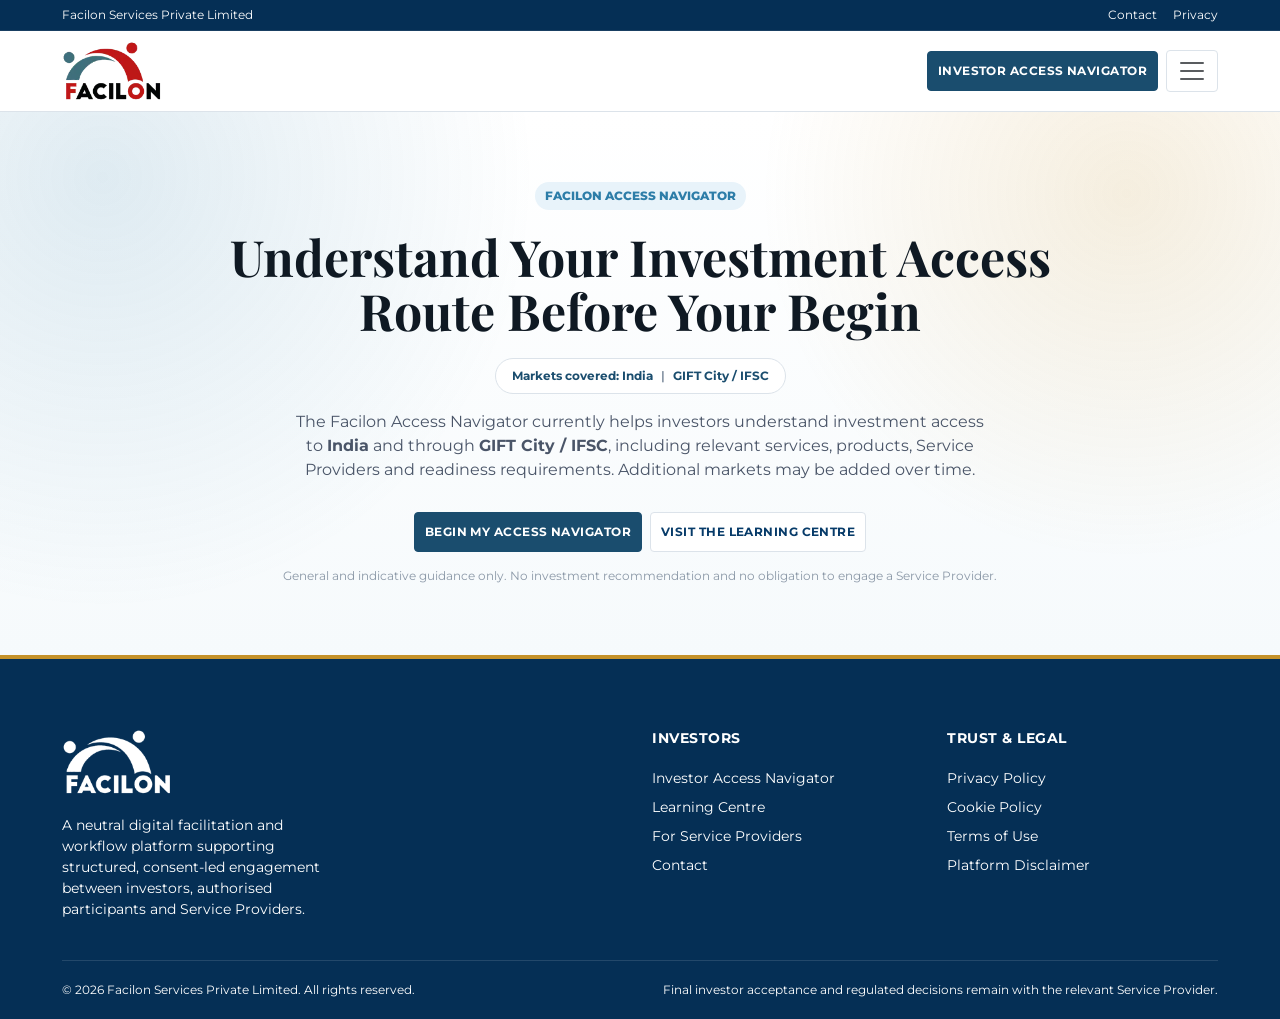
<file: investor-access-navigator.html>
<!DOCTYPE html>
<html lang="en">

<head>
  <meta charset="UTF-8" />
  <meta name="viewport" content="width=device-width, initial-scale=1.0" />
  <meta name="description"
    content="Facilon helps investors use the Investor Access Navigator to understand their investment access route and helps Service Providers educate, engage, onboard and service investors through structured, consent-led digital journeys." />
  <title>Facilon Access Navigator | Investor Access Navigator and Service Provider Facilitation</title>
  <link rel="icon" type="image/png" href="images/favicon.png">
  <link href="https://cdn.jsdelivr.net/npm/bootstrap@5.3.8/dist/css/bootstrap.min.css" rel="stylesheet">
  <link rel="stylesheet" href="fs-style.css">
  <link rel="stylesheet" href="assets/forms.css">
  <style>
    :root {
      --ink: #0f1923;
      --ink2: #4a5568;
      --faint: #8b98a7;
      --paper: #f7f5f0;
      --white: #fff;
      --blue: #1a4d6e;
      --blue2: #2d7da8;
      --bluebg: #e8f3fa;
      --gold: #c5922a;
      --goldbg: #fdf6e3;
      --green: #2a7a5b;
      --greenbg: #e6f5ef;
      --orange: #b45309;
      --orangebg: #fff7ed;
      --red: #b42318;
      --border: #dce3ea;
      --shadow: 0 4px 20px rgba(15, 25, 35, .08);
      --r: 12px;
    }

    * {
      box-sizing: border-box
    }

    .hidden {
      display: none !important
    }

    .brand {
      font-size: 21px;
      white-space: nowrap
    }

    .brand span {
      color: var(--gold)
    }

    .phase {
      font-size: 12px;
      letter-spacing: 1.3px;
      text-transform: uppercase;
      color: var(--faint);
      font-weight: 700
    }

    .steps {
      display: grid;
      grid-template-columns: repeat(6, 1fr);
      gap: 7px;
      flex: 1
    }

    .step {
      border: 1px solid var(--border);
      background: #fff;
      border-radius: 8px;
      padding: 10px;
      font-size: 12px;
      color: var(--ink2);
      text-align: center
    }

    .step.active {
      background: var(--bluebg);
      border-color: var(--blue);
      color: var(--blue);
      font-weight: 700
    }

    .step.done {
      background: var(--greenbg);
      border-color: #9fd3be;
      color: var(--green)
    }

    .shell {
      margin: auto;
      padding: 0 0;
    }

    .screen {
      display: none
    }

    .screen.active {
      display: block
    }

    .eyebrow {
      font-size: 12px;
      text-transform: uppercase;
      letter-spacing: 1.8px;
      color: var(--blue2);
      font-weight: 700;
      margin-bottom: 10px
    }

    .title {
      font-family: 'Playfair Display', Georgia, serif;
    font-size: 36px;
    line-height: 1.2;
    margin-bottom: 10px;
    margin-top: 0;
    font-weight: 700;
    color: var(--blue-dark);
    }

    .sub {
      color: var(--ink2);
      margin-bottom: 20px
    }

    .card {
      background: #fff;
      border: 1px solid var(--border);
      border-radius: var(--r);
      padding: 20px;
      margin-bottom: 20px;
      box-shadow: var(--shadow)
    }

    .grid2 {
      display: grid;
      grid-template-columns: 1fr 1fr;
      gap: 16px
    }

    .grid3 {
      display: grid;
      grid-template-columns: repeat(3, 1fr);
      gap: 14px
    }

    .choice {
      border: 1px solid var(--border);
      border-radius: 10px;
      background: #fff;
      padding: 10px;
      cursor: pointer;
      transition: .15s;
      text-align: left
    }

    .choice:hover {
      border-color: var(--blue2);
      transform: translateY(-1px)
    }

    .choice.selected {
      border-color: var(--blue);
      background: var(--bluebg)
    }

    .choice-title {
      font-weight: 700;
      margin-bottom: 0;
    }

    .choice-desc {
      font-size: 14px;
      color: var(--ink2);
      line-height: 1.5
    }

    .icon {
      font-size: 23px;
      margin-bottom: 8px
    }

    .learn-tabs {
      display: flex;
      flex-wrap: wrap;
      gap: 8px;
      margin-bottom: 18px
    }

    .tab {
      border: 1px solid var(--border);
      padding: 9px 14px;
      border-radius: 999px;
      background: #fff;
      cursor: pointer;
      font-size: 12px;
      font-weight: 600;
      color: var(--ink2)
    }

    .tab.active {
      background: var(--blue);
      color: #fff;
      border-color: var(--blue)
    }

    .learn-panel {
      display: none
    }

    .learn-panel.active {
      display: block
    }

    .route {
      border: 1px solid var(--border);
      border-radius: 10px;
      padding: 17px;
      background: #fff
    }

    .route h3 {
      font-size: 14px;
      margin: 0 0 6px
    }

    .route p {
      font-size: 12px;
      color: var(--ink2);
      line-height: 1.6;
      margin: 0
    }

    .tagrow {
      display: flex;
      gap: 6px;
      flex-wrap: wrap;
      margin-top: 10px
    }

    .tag {
      font-size: 12px;
      font-weight: 700;
      border-radius: 5px;
      padding: 4px 8px;
      background: var(--paper);
      color: var(--ink2)
    }

    .qtitle {
      font-size: 16px;
      font-weight: 700;
      margin-bottom: 10px
    }

    .options {
      display: flex;
      flex-wrap: wrap;
      gap: 9px
    }

    .opt {
      border: 1.5px solid var(--border);
      background: var(--paper);
      border-radius: 7px;
      padding: 10px 20px;
      font-size: 12px;
      cursor: pointer
    }

    .opt.selected {
      background: var(--bluebg);
      border-color: var(--blue);
      color: var(--blue);
      font-weight: 700
    }

    .select,
    .input {
      width: 100%;
      padding: 11px 13px;
      border: 1.5px solid var(--border);
      border-radius: 7px;
      background: #fff;
      font-size: 14px;
      color: var(--ink)
    }

    .field {
      margin-bottom: 17px
    }

    .label {
      display: block;
      font-size: 12px;
      text-transform: uppercase;
      letter-spacing: .5px;
      font-weight: 700;
      color: var(--faint);
      margin-bottom: 7px
    }

    .help {
      font-size: 12px;
      color: var(--faint);
      margin-top: 6px;
      line-height: 1.5
    }

    .assess-progress {
      display: flex;
      gap: 8px;
      margin-bottom: 22px
    }

    .ap {
      height: 5px;
      background: var(--border);
      border-radius: 4px;
      flex: 1
    }

    .ap.on {
      background: var(--blue)
    }

    .result-banner {
      background: linear-gradient(135deg, var(--blue), #286f98);
      color: #fff;
      border-radius: 14px;
      padding: 20px;
      margin-bottom: 20px
    }

    .result-label {
      font-size: 12px;
      letter-spacing: 1.4px;
      text-transform: uppercase;
      font-weight: 700;
    }

    .result-type {
      font-size: 22px;
      margin: 6px 0
    }

    .result-note {
      font-size: 14px;
      line-height: 1.6;
    }

    .impact-title {
      font-size: 12px;
      text-transform: uppercase;
      letter-spacing: 1px;
      color: var(--faint);
      font-weight: 700;
      margin-bottom: 12px
    }

    .impact-list {
      display: grid;
      grid-template-columns: repeat(2, 1fr);
      gap: 12px
    }

    .impact {
      background: #fff;
      border: 1px solid var(--border);
      border-radius: 10px;
      padding: 16px
    }

    .impact strong {
      font-size: 12px;
      display: block;
      margin-bottom: 6px
    }

    .impact span {
      font-size: 12px;
      color: var(--ink2);
      line-height: 1.55;
      display: block
    }

    .status {
      border-radius: 10px;
      padding: 10px 20px;
      border-left: 4px solid var(--gold);
      background: var(--goldbg);
      font-size: 14px;
      line-height: 1.65;
      color: var(--ink2);
      margin-bottom: 20px;
    }

    .status strong {
      color: var(--ink)
    }

    .checklist {
      padding-left: 19px;
      margin: 0;
      color: var(--ink2);
      font-size: 12px;
      line-height: 1.8
    }

    .consent {
      display: flex;
      gap: 11px;
      align-items: flex-start;
      border: 1px solid var(--border);
      border-radius: 9px;
      padding: 14px;
      margin-bottom: 10px;
      background: var(--paper)
    }
    
    .consent:last-child {
        margin-bottom: 0;
    }

    .consent input {
      margin-top: 3px
    }

    .consent div {
      font-size: 12px;
      color: var(--ink2);
      line-height: 1.6
    }

    .required {
      color: var(--red)
    }

    .verify-box {
      text-align: center;
      max-width: 600px;
      margin: 0 auto
    }

    .mailicon {
      font-size: 50px
    }

    .code {
      display: flex;
      justify-content: center;
      gap: 8px;
      margin: 20px 0
    }

    .code input {
      width: 46px;
      height: 50px;
      text-align: center;
      font-size: 20px;
      border: 1.5px solid var(--border);
      border-radius: 8px
    }

    .success {
      text-align: center;
      max-width: 680px;
      margin: 0 auto
    }

    .success-icon {
      width: 72px;
      height: 72px;
      border-radius: 50%;
      background: var(--greenbg);
      color: var(--green);
      display: flex;
      align-items: center;
      justify-content: center;
      font-size: 34px;
      margin: 0 auto 18px
    }

    .profile-summary {
      background: var(--paper);
      border-radius: 10px;
      padding: 17px;
      text-align: left;
      margin: 20px 0
    }

    .sumrow {
      display: flex;
      justify-content: space-between;
      border-bottom: 1px solid var(--border);
      padding: 10px 0;
      font-size: 12px;
      gap: 10px;
    }

    .sumrow:last-child {
      border-bottom: 0
    }

    .sumrow span {
      color: var(--ink2)
    }

    .phase2 {
      margin-top: 28px;
      background: #f2f5f7;
      border: 1px dashed #aeb9c4;
      border-radius: 10px;
      padding: 16px;
      font-size: 12px;
      color: var(--ink2);
      line-height: 1.6
    }

    .disclaimer {
      font-size: 14px;
      line-height: 1.6;
      margin-top: 18px
    }

    .privacy-notice {
      border: 1px solid var(--border);
      border-radius: 10px;
      background: #fbfdff;
      padding: 10px 20px;
      font-size: 12px;
      color: var(--ink2);
      line-height: 1.65;
      margin-bottom: 14px
    }

    .privacy-notice strong {
      color: var(--ink);
      font-size: 16px;
    }

    .privacy-notice a {
      color: var(--blue);
      font-weight: 700
    }

    .legal-banner {
      border-left: 4px solid var(--blue);
      background: var(--bluebg);
      padding: 14px 16px;
      border-radius: 8px;
      font-size: 12px;
      line-height: 1.65;
      color: var(--ink2);
      margin: 0 0 20px
    }

    .legal-banner strong {
      color: var(--ink)
    }

    .readiness-wrap {
      margin-top: 18px;
      border-top: 1px solid var(--border);
      padding-top: 18px
    }

    .readiness-intro {
      font-size: 12px;
      color: var(--ink2);
      line-height: 1.65;
      margin-bottom: 14px
    }

    .pan-highlight {
      border-left: 4px solid var(--gold);
      background: var(--goldbg);
      padding: 14px 16px;
      border-radius: 9px;
      margin: 12px 0 14px;
      display: grid;
      gap: 5px
    }

    .pan-highlight strong {
      font-size: 14px;
      color: var(--ink)
    }

    .pan-highlight span {
      font-size: 12px;
      color: var(--ink2);
      line-height: 1.6
    }

    .docs-common {
      background: var(--bluebg);
      border: 1px solid #c7dfed;
      border-radius: 10px;
      padding: 16px;
      margin-bottom: 14px
    }

    .docs-common h4,
    .docs-provider h4 {
      margin: 0 0 8px;
      font-size: 14px
    }

    .docs-list {
      margin: 0;
      padding-left: 18px;
      color: var(--ink2);
      font-size: 12px;
      line-height: 1.75
    }

    .docs-grid {
      display: grid;
      grid-template-columns: 1fr 1fr;
      gap: 12px
    }

    .docs-provider {
      border: 1px solid var(--border);
      border-radius: 10px;
      padding: 15px;
      background: #fff
    }

    .docs-provider .route-badge {
      margin-bottom: 8px
    }

    .docs-note {
      margin-top: 10px;
      padding: 9px 11px;
      border-radius: 7px;
      background: var(--paper);
      font-size: 12px;
      color: var(--faint);
      line-height: 1.55
    }

    .nothing-left {
      padding: 15px;
      border-radius: 9px;
      background: var(--greenbg);
      color: var(--green);
      font-size: 12px;
      font-weight: 700
    }

    .provider-doc-head {
      display: flex;
      justify-content: space-between;
      gap: 10px;
      align-items: flex-start
    }

    .provider-doc-head span {
      font-size: 12px;
      color: var(--faint)
    }

    @media(max-width:800px) {
      .docs-grid {
        grid-template-columns: 1fr
      }
    }

    @media(max-width:800px) {
      .steps {
        grid-template-columns: repeat(3, 1fr);
        width: 100%;
        order: 3
      }

      .topinner {
        flex-wrap: wrap
      }

      .grid2,
      .grid3,
      .impact-list {
        grid-template-columns: 1fr
      }

      .title {
        font-size: 29px
      }

      .shell {
        padding-top: 26px
      }
    }

    .detail-route {
      display: flex;
      flex-direction: column;
      gap: 8px
    }

    .detail-route p {
      margin: 0
    }

    .route-badge {
      align-self: flex-start;
      font-size: 12px;
      font-weight: 800;
      text-transform: uppercase;
      letter-spacing: .7px;
      color: var(--blue);
      background: var(--bluebg);
      padding: 4px 8px;
      border-radius: 999px
    }

    .route-list {
      margin: 2px 0 0;
      padding-left: 18px;
      color: var(--ink2);
      font-size: 12px;
      line-height: 1.65
    }

    .route-fit {
      margin-top: auto;
      padding: 10px 12px;
      border-radius: 8px;
      background: var(--paper);
      font-size: 12px;
      color: var(--ink2);
      line-height: 1.5
    }

    .detail-route h3 {
      margin: 0
    }

    .detail-route .route-fit strong {
      color: var(--ink)
    }

    .route-select-card {
      border: 1.5px solid var(--border);
      border-radius: 12px;
      background: #fff;
      margin-bottom: 12px;
      overflow: hidden
    }

    .route-select-head {
      width: 100%;
      border: 0;
      background: #fff;
      padding: 17px;
      text-align: left;
      cursor: pointer;
      display: flex;
      gap: 12px;
      align-items: flex-start
    }

    .route-select-head:hover {
      background: #fbfdff
    }

    .route-select-card.selected {
      border-color: var(--blue);
      box-shadow: 0 0 0 1px var(--bluebg)
    }

    .route-check {
      width: 21px;
      height: 21px;
      border: 1.5px solid var(--border);
      border-radius: 5px;
      display: flex;
      align-items: center;
      justify-content: center;
      flex: 0 0 auto;
      font-size: 14px;
      color: #fff;
      margin-top: 1px
    }

    .route-select-card.selected .route-check {
      background: var(--blue);
      border-color: var(--blue)
    }

    .route-select-copy {
      flex: 1
    }

    .route-select-title {
      font-weight: 700;
      margin-bottom: 5px
    }

    .route-select-desc {
      font-size: 12px;
      color: var(--ink2);
      line-height: 1.5
    }

    .route-services {
      border-top: 1px solid var(--border);
      background: var(--paper);
      padding: 16px
    }

    .route-services-title {
      font-size: 12px;
      font-weight: 700;
      color: var(--ink);
      margin-bottom: 10px
    }

    .route-services .options {
      gap: 8px
    }

    .route-services .opt {
      background: #fff
    }

    .route-services-empty {
      font-size: 12px;
      color: var(--faint)
    }

    .access-table {
      width: 100%;
      border-collapse: collapse;
      font-size: 12px
    }

    .access-table th,
    .access-table td {
      border: 1px solid var(--border);
      padding: 10px;
      text-align: left;
      vertical-align: top
    }

    .access-table th {
      background: var(--paper)
    }

    .guide-card {
      border: 1px solid var(--border);
      border-radius: 12px;
      background: #fff;
      padding: 19px;
      margin-bottom: 14px
    }

    .guide-card h3 {
      margin: 0 0 8px;
      font-size: 15px
    }

    .guide-card p {
      margin: 0 0 10px;
      color: var(--ink2);
      font-size: 12px;
      line-height: 1.65
    }

    .guide-grid {
      display: grid;
      grid-template-columns: 1fr 1fr;
      gap: 12px
    }

    .guide-box {
      border: 1px solid var(--border);
      background: var(--paper);
      border-radius: 9px;
      padding: 14px
    }

    .guide-box strong {
      display: block;
      font-size: 12px;
      margin-bottom: 6px
    }

    .guide-box span,
    .guide-box li {
      font-size: 12px;
      color: var(--ink2);
      line-height: 1.6
    }

    .guide-box ul,
    .numbered {
      margin: 6px 0 0;
      padding-left: 18px
    }

    .callout-blue {
      border-left: 4px solid var(--blue);
      background: var(--bluebg);
      padding: 14px 16px;
      border-radius: 8px;
      font-size: 12px;
      line-height: 1.65;
      color: var(--ink2);
      margin-top: 12px
    }

    .callout-red {
      border-left: 4px solid var(--red);
      background: #fff1f0;
      padding: 14px 16px;
      border-radius: 8px;
      font-size: 12px;
      line-height: 1.65;
      color: var(--ink2);
      margin-top: 12px
    }

    .readiness-panel {
      margin-top: 12px
    }

    .readiness-panel .guide-card {
      box-shadow: none;
      margin-bottom: 0
    }

    .link-btn {
      display: inline-block;
      margin-top: 8px;
      border: 1px solid var(--blue);
      color: var(--blue);
      background: #fff;
      border-radius: 7px;
      padding: 8px 11px;
      font-size: 12px;
      font-weight: 700;
      text-decoration: none
    }

    .mini-label {
      font-size: 12px;
      text-transform: uppercase;
      letter-spacing: .8px;
      font-weight: 800;
      color: var(--blue2);
      margin-bottom: 7px
    }

    @media(max-width:800px) {
      .guide-grid {
        grid-template-columns: 1fr
      }
    }

    /* Pre-assessment homepage */
    .hp {
      background: #fff;
      color: var(--ink);
      min-height: 100vh
    }

    .hp * {
      box-sizing: border-box
    }

    .hp-header {
      position: sticky;
      top: 0;
      z-index: 70;
      background: rgba(255, 255, 255, .96);
      backdrop-filter: blur(12px);
      border-bottom: 1px solid var(--border)
    }

    .hp-nav {
      min-height: 74px;
      display: flex;
      align-items: center;
      justify-content: space-between;
      gap: 22px
    }

    .hp-brand {
      font-size: 23px;
      white-space: nowrap
    }

    .hp-brand span {
      color: var(--gold)
    }

    .hp-links {
      display: flex;
      align-items: center;
      gap: 22px;
      font-size: 12px;
      font-weight: 700;
      color: var(--ink2)
    }

    .hp-links a:hover {
      color: var(--blue)
    }

    .hp-actions {
      display: flex;
      gap: 10px;
      align-items: center
    }

    .hp-btn {
      display: inline-flex;
      justify-content: center;
      align-items: center;
      border-radius: 9px;
      padding: 12px 18px;
      border: 1.5px solid transparent;
      font-weight: 700;
      font-size: 12px;
      cursor: pointer;
      text-decoration: none
    }

    .hp-primary {
      background: var(--blue);
      color: #fff
    }

    .hp-primary:hover {
      background: #123d58
    }

    .hp-secondary {
      background: #fff;
      border-color: var(--border);
      color: var(--ink2)
    }

    .hp-secondary:hover {
      border-color: var(--blue);
      color: var(--blue)
    }

    .hp-hero {
      display: flex;
      justify-content: center;
      text-align: center;
      padding: 70px 0;
      background: radial-gradient(circle at 88% 15%, rgba(197, 146, 42, .15), transparent 30%), radial-gradient(circle at 8% 12%, rgba(45, 125, 168, .15), transparent 34%), linear-gradient(180deg, #fff, #f6fafc)
    }

    .hp-hero-grid {
      display: grid;
      grid-template-columns: 1.08fr .92fr;
      gap: 54px;
      align-items: center
    }

    .hp-eyebrow {
      display: inline-block;
      font-size: 12px;
      text-transform: uppercase;
      font-weight: 800;
      color: var(--blue2);
      background: var(--bluebg);
      border-radius: 999px;
      padding: 5px 10px;
      margin-bottom: 20px
    }

    .hp h1,
    .hp h2 {
      color: var(--ink);
      margin-top: 0
    }

    .hp h1 {
      font-size: 50px;
      line-height: 1.08;
      margin-bottom: 20px;
    }

    .hp h2 {
      font-size: 38px;
      line-height: 1.12;
      margin-bottom: 12px
    }

    .hp-lead {
      font-size: 16px;
      color: var(--ink2);
      max-width: 700px;
      margin: 0 0 30px
    }

    .hp-hero-actions {
      display: flex;
      justify-content: center;
      gap: 11px;
      flex-wrap: wrap
    }

    .hp-micro {
      font-size: 12px;
      color: var(--faint);
      line-height: 1.6;
      margin-top: 14px
    }

    .hp-path-card {
      background: #fff;
      border: 1px solid var(--border);
      border-radius: 18px;
      padding: 25px;
      box-shadow: 0 16px 45px rgba(15, 25, 35, .11)
    }

    .hp-path-card p {
      font-size: 12px;
      color: var(--ink2);
      line-height: 1.65
    }

    .hp-flow {
      display: grid;
      gap: 10px;
      margin-top: 17px
    }

    .hp-flow-item {
      display: grid;
      grid-template-columns: 38px 1fr;
      gap: 12px;
      align-items: start;
      background: var(--paper);
      border: 1px solid var(--border);
      border-radius: 10px;
      padding: 12px
    }

    .hp-flow-num {
      width: 38px;
      height: 38px;
      display: grid;
      place-items: center;
      border-radius: 10px;
      background: var(--bluebg);
      color: var(--blue);
      font-weight: 800
    }

    .hp-flow-item strong {
      font-size: 12px
    }

    .hp-flow-item span {
      display: block;
      font-size: 12px;
      color: var(--faint);
      line-height: 1.5;
      margin-top: 3px
    }

    .hp-section {
      padding: 72px 0
    }

    .hp-alt {
      background: var(--paper)
    }

    .hp-heading {
      max-width: 760px;
      margin-bottom: 30px
    }

    .hp-heading p {
      color: var(--ink2);
      font-size: 14px;
      line-height: 1.7;
      margin: 0
    }

    .hp-grid6,
    .hp-grid3,
    .hp-grid4 {
      display: grid;
      gap: 15px
    }

    .hp-grid6 {
      grid-template-columns: repeat(6, 1fr)
    }

    .hp-grid3 {
      grid-template-columns: repeat(3, 1fr)
    }

    .hp-grid4 {
      grid-template-columns: repeat(4, 1fr)
    }

    .hp-card {
      background: #fff;
      border: 1px solid var(--border);
      border-radius: 13px;
      padding: 20px;
      transition: .15s
    }

    .hp-card:hover {
      transform: translateY(-2px);
      box-shadow: var(--shadow);
      border-color: #b7ccda
    }

    .hp-icon {
      font-size: 22px;
      margin-bottom: 10px
    }

    .hp-card p {
      font-size: 12px;
      color: var(--ink2);
      line-height: 1.6;
      margin: 0
    }

    .hp-steps {
      display: grid;
      grid-template-columns: repeat(3, 1fr);
      gap: 18px
    }

    .hp-step {
      background: #fff;
      border: 1px solid var(--border);
      border-radius: 14px;
      padding: 24px
    }

    .hp-step-num {
      width: 38px;
      height: 38px;
      border-radius: 50%;
      background: var(--ink);
      color: #fff;
      display: grid;
      place-items: center;
      font-weight: 800;
      margin-bottom: 16px
    }

    .hp-trust {
      background: var(--greenbg);
      border-color: #b8ddcd
    }

    .hp-example {
      display: grid;
      grid-template-columns: .9fr 1.1fr;
      gap: 22px
    }

    .hp-profile,
    .hp-route {
      border-radius: 16px;
      padding: 25px
    }

    .hp-profile {
      background: linear-gradient(145deg, var(--blue), #11364d);
      color: #fff
    }

    .hp-profile h3 {
      color: #fff
    }

    .hp-profile p {
      font-size: 12px;
      line-height: 1.65;
      color: #dcecf5
    }

    .hp-profile-list {
      display: grid;
      gap: 8px;
      margin-top: 15px
    }

    .hp-profile-list div {
      background: rgba(255, 255, 255, .09);
      border: 1px solid rgba(255, 255, 255, .14);
      padding: 10px;
      border-radius: 8px;
      font-size: 12px
    }

    .hp-route {
      background: #fff;
      border: 1px solid var(--border);
      box-shadow: var(--shadow)
    }

    .hp-check {
      list-style: none;
      padding: 0;
      margin: 14px 0 0;
      display: grid;
      gap: 9px
    }

    .hp-check li {
      display: grid;
      grid-template-columns: 20px 1fr;
      gap: 8px;
      font-size: 12px;
      color: var(--ink2)
    }

    .hp-check li:before {
      content: '✓';
      width: 18px;
      height: 18px;
      border-radius: 50%;
      display: grid;
      place-items: center;
      background: var(--greenbg);
      color: var(--green);
      font-size: 12px;
      font-weight: 800
    }

    .hp-final {
      padding: 62px 0;
      background: linear-gradient(135deg, var(--blue), #12384f);
      color: #fff
    }

    .hp-final-inner {
      display: flex;
      justify-content: space-between;
      align-items: center;
      gap: 30px
    }

    .hp-final h2 {
      color: #fff
    }

    .hp-final p {
      color: #dbeaf2;
      max-width: 700px;
      font-size: 14px;
      line-height: 1.7
    }

    .app-home-link {
      display: inline-flex;
      margin-top: 14px;
      color: var(--blue);
      font-size: 12px;
      font-weight: 700;
      cursor: pointer;
      background: none;
      border: 0;
      padding: 0
    }

    @media(max-width:980px) {
      .hp-links {
        display: none
      }

      .hp-grid6 {
        grid-template-columns: repeat(3, 1fr)
      }

      .hp-grid4 {
        grid-template-columns: repeat(2, 1fr)
      }
    }

    @media(max-width:800px) {

      .hp-hero-grid,
      .hp-example {
        grid-template-columns: 1fr
      }

      .hp-grid3,
      .hp-steps {
        grid-template-columns: 1fr
      }

      .hp h1 {
        font-size: 43px
      }

      .hp-final-inner {
        align-items: flex-start;
        flex-direction: column
      }
    }

    @media(max-width:560px) {
      .hp-nav {
        min-height: 65px
      }

      .hp-actions .hp-secondary {
        display: none
      }

      .hp-hero {
        padding: 56px 0
      }

      .hp h1 {
        font-size: 38px
      }

      .hp h2 {
        font-size: 31px
      }

      .hp-grid6,
      .hp-grid4 {
        grid-template-columns: 1fr
      }

      .hp-hero-actions {
        flex-direction: column
      }

      .hp-btn {
        width: 100%
      }
    }


    .steps {
      grid-template-columns: repeat(5, 1fr)
    }

    .market-result {
      margin-bottom: 24px
    }

    .market-result:last-child {
      margin-bottom: 0
    }

    .market-result-head {
      display: flex;
      align-items: center;
      justify-content: space-between;
      gap: 12px;
      padding: 13px 15px;
      margin-bottom: 12px;
      border-radius: 10px;
      background: var(--paper);
      border: 1px solid var(--border)
    }

    .market-result-head h3 {
      margin: 0;
      font-weight: 700;
      font-size: 16px;
      color: var(--ink)
    }

    .market-result-head span {
      font-size: 12px;
      font-weight: 800;
      text-transform: uppercase;
      letter-spacing: .8px;
      color: var(--blue)
    }

    .service-block {
      border: 1px solid var(--border);
      border-radius: 12px;
      background: #fff;
      overflow: hidden;
      margin-bottom: 12px
    }

    .service-block:last-child {
      margin-bottom: 0
    }

    .service-head {
      padding: 15px 17px;
      background: #fbfdff;
      border-bottom: 1px solid var(--border)
    }

    .service-label {
      font-size: 12px;
      font-weight: 700;
      text-transform: uppercase;
      letter-spacing: .8px;
      color: var(--blue2);
      margin-bottom: 5px
    }

    .service-name {
      font-size: 16px;
      font-weight: 800;
      color: var(--ink)
    }

    .product-row {
      display: grid;
      grid-template-columns: minmax(190px, .8fr) 1.2fr;
      gap: 18px;
      padding: 16px 17px
    }

    .product-cell strong,
    .provider-cell strong {
      display: block;
      font-size: 14px;
      text-transform: uppercase;
      letter-spacing: .7px;
      color: var(--faint);
      margin-bottom: 6px
    }

    .product-name {
      font-size: 14px;
      font-weight: 700;
      color: var(--ink);
      line-height: 1.45
    }

    .provider-list {
      display: grid;
      gap: 8px
    }

    .provider-check {
      display: flex;
      align-items: center;
      justify-content: space-between;
      gap: 12px;
      width: 100%;
      padding: 10px 11px;
      border: 1.5px solid var(--border);
      border-radius: 8px;
      background: #fff;
      color: var(--ink2);
      font-weight: 700;
      font-size: 14px;
      text-align: left;
      cursor: pointer;
      transition: .15s
    }

    .provider-check:hover {
      border-color: var(--blue2);
      background: #fbfdff
    }

    .provider-check.selected {
      border-color: var(--green);
      background: var(--greenbg);
      color: var(--green)
    }

    .provider-check .provider-state {
      font-size: 12px;
      white-space: nowrap;
      color: var(--faint)
    }

    .provider-check.selected .provider-state {
      color: var(--green)
    }

    .fac-nav-investor-form-sec {
      display: flex;
      justify-content: space-between;
      background: none;
      border-bottom: none;
      z-index: 999;
    }

    .market-result-empty {
      font-size: 12px;
      color: var(--faint);
      padding: 12px 0
    }

    @media(max-width:800px) {
      .product-row {
        grid-template-columns: 1fr;
        gap: 13px
      }
    }

    .banking-guide {
      border: 1px solid var(--border);
      background: #fbfdff;
      border-radius: 12px;
      padding: 18px;
      margin: 0 0 16px
    }

    .banking-guide h4 {
      margin: 0 0 10px;
      font-size: 14px
    }

    .banking-grid {
      display: grid;
      grid-template-columns: repeat(3, 1fr);
      gap: 10px
    }

    .bank-account {
      border: 1px solid var(--border);
      border-radius: 10px;
      padding: 15px;
      background: #fff
    }

    .bank-account strong {
      display: block;
      font-size: 16px;
      margin-bottom: 5px
    }

    .bank-account span {
      display: block;
      font-size: 14px;
      line-height: 1.55;
      color: var(--ink2)
    }

    .banking-tip {
      margin-top: 12px;
      border-left: 4px solid var(--gold);
      background: var(--goldbg);
      border-radius: 8px;
      padding: 10px 20px;
      font-size: 12px;
      line-height: 1.6;
      color: var(--ink2)
    }

    @media(max-width:800px) {
      .banking-grid {
        grid-template-columns: 1fr
      }
    }

    .context-link {
      display: inline-flex;
      align-items: center;
      gap: 5px;
      margin-top: 0;
      margin-bottom: 10px;
      color: var(--blue);
      font-size: 12px;
      font-weight: 800;
      text-decoration: none
    }

    .context-link:last-child {
      margin-bottom: 0;
    }

    .context-link:hover {
      text-decoration: underline
    }

    .context-link-inline {
      color: var(--blue);
      font-weight: 800;
      text-decoration: none;
      white-space: nowrap
    }

    .context-link-inline:hover {
      text-decoration: underline
    }
  </style>
</head>

<body>
    <div class="topbar">
        <div class="container topbar-inner d-flex justify-content-between align-items-center flex-wrap gap-3 py-1">
            <div>Facilon Services Private Limited</div>
            <div class="topbar-links d-flex flex-wrap gap-3">
                <a href="contact.html">Contact</a>
                <a href="privacy-policy.html">Privacy</a>
            </div>
        </div>
    </div>
    <header class="nav navbar">
        <div class="container d-flex align-items-center justify-content-between">
            <a class="navbar-brand" href="index.html">
              <img src="images/logo.webp" alt="Facilon">
            </a>
            <div class="nav-actions d-flex align-items-center gap-2">
              <!--<div class="dropdown d-none d-sm-inline-flex">-->
              <!--  <button class="btn btn-outline dropdown-toggle" type="button" data-bs-toggle="dropdown" aria-expanded="false">-->
              <!--    Sign In-->
              <!--  </button>-->
              <!--  <ul class="dropdown-menu dropdown-menu-end">-->
              <!--    <li>-->
              <!--      <a class="dropdown-item" href="investor-sign-in.html">Investor Sign In</a>-->
              <!--    </li>-->
              <!--    <li>-->
              <!--      <a class="dropdown-item" href="service-provider-sign-in.html">Service Provider Sign In</a>-->
              <!--    </li>-->
              <!--  </ul>-->
              <!--</div>-->
              <a class="btn btn-primary d-none d-sm-inline-flex" href="investor-access-navigator.html">
                Investor Access Navigator
              </a>
              <button class="navbar-toggler" type="button" data-bs-toggle="offcanvas" data-bs-target="#sidebarNav"
                aria-controls="sidebarNav" aria-label="Open menu">
                <span class="navbar-toggler-icon"></span>
              </button>
            </div>
        </div>
    </header>
    <!-- Sidebar navigation: same offcanvas menu on desktop and mobile -->
    <div class="offcanvas offcanvas-end sidebar-nav" tabindex="-1" id="sidebarNav" aria-labelledby="sidebarNavLabel">
        <div class="offcanvas-header">
          <a class="navbar-brand" href="index.html"><img src="images/logo.webp" alt="Facilon"></a>
          <button type="button" class="btn-close" data-bs-dismiss="offcanvas" aria-label="Close"></button>
        </div>
        <div class="offcanvas-body d-flex flex-column">
          <ul class="navbar-nav flex-grow-1" aria-label="Main navigation">
              <li class="nav-item"><a class="nav-link" href="./"><img src="images/icon/sb-img-0.webp" alt=""> Home</a></li>
            <li class="nav-item"><a class="nav-link" href="investor-access-navigator.html"><img src="images/icon/sb-img-1.webp" alt=""> Investor Access Navigator</a></li>
            <li class="nav-item"><a class="nav-link" href="for-service-providers.html"><img src="images/icon/sb-img-2.webp" alt=""> For Service Providers</a></li>
            <li class="nav-item"><a class="nav-link" href="how-facilon-works.html"><img src="images/icon/sb-img-3.webp" alt=""> How Facilon Works</a></li>
            <li class="nav-item"><a class="nav-link" href="learning-centre.html"><img src="images/icon/sb-img-4.webp" alt=""> Learning Centre</a></li>
            <li class="nav-item"><a class="nav-link" href="about-facilon.html"><img src="images/icon/sb-img-5.webp" alt=""> About Facilon</a></li>
            <li class="nav-item"><a class="nav-link" href="contact.html"><img src="images/icon/sb-img-6.webp" alt=""> Contact</a></li>
          </ul>
        </div>
    </div>

  <div class="hp" id="homepage">

    <section class="hp-hero">
      <div class="container">
        <div class="mx-auto text-center" style="max-width:830px">
          <span class="hp-eyebrow">Facilon Access Navigator</span>

          <h1>Understand Your Investment Access Route Before Your Begin</h1>

          <div class="d-inline-flex align-items-center gap-2 px-3 py-2 mb-3 border rounded-pill bg-white fw-bold"
            style="font-size:12px;color:var(--blue)">
            Markets covered: India <span style="color:var(--faint)">|</span> GIFT City / IFSC
          </div>

          <p class="hp-lead mx-auto">
            The Facilon Access Navigator currently helps investors understand investment access to
            <strong>India</strong> and through <strong>GIFT City / IFSC</strong>, including relevant services,
            products, Service Providers and readiness requirements. Additional markets may be added over time.
          </p>

          <div class="hp-hero-actions d-flex justify-content-center gap-2">
            <button class="btn btn-primary" onclick="enterAccessNavigator('assess')">
              Begin My Access Navigator
            </button>

            <a class="btn btn-outline" href="learning-centre.html">
              Visit the Learning Centre
            </a>
          </div>

          <div class="hp-micro">
            General and indicative guidance only. No investment recommendation and no obligation to engage a Service
            Provider.
          </div>
        </div>
      </div>
    </section>

    <footer class="footer" id="contact">
    <div class="container">
      <div class="row g-4 mb-4">
        <div class="col-lg-3 col-md-6">
          <div class="footer-brand-sec navbar-brand">
            <img src="images/logo.webp" alt="Facilon">
          </div>
          <p>
            A neutral digital facilitation and workflow platform supporting structured,
            consent-led engagement between investors, authorised participants and Service Providers.
          </p>
        </div>
        <div class="col-lg-3 col-md-4">
          <!--<h3>Service Providers</h3>-->
          <!--<div class="footer-links">-->
          <!--  <a href="#modules">Facilon Modules</a>-->
          <!--  <a href="#discussion">Request a Discussion</a>-->
          <!--  <a href="#signin">Service Provider Sign In</a>-->
          <!--</div>-->
        </div>
        
        <div class="col-lg-3 col-md-4">
          <h3>Investors</h3>
          <div class="footer-links">
            <a href="investor-access-navigator.html">Investor Access Navigator</a>
            <a href="learning-centre.html">Learning Centre</a>
            <a href="for-service-providers.html">For Service Providers</a>
            <a href="contact.html">Contact</a>
          </div>
        </div>

        <div class="col-lg-3 col-md-4">
          <h3>Trust &amp; Legal</h3>
          <div class="footer-links">
            <a href="privacy-policy.html">Privacy Policy</a>
            <a href="cookies-policy.html">Cookie Policy</a>
            <a href="terms-of-use.html">Terms of Use</a>
            <a href="disclaimer.html">Platform Disclaimer</a>
            <!--<a href="#rights">Investor Rights</a>-->
            <!--<a href="#security">Security at Facilon</a>-->
          </div>
        </div>
      </div>

      <div class="footer-bottom d-flex justify-content-between flex-wrap gap-3">
        <div>© <span id="year"></span> Facilon Services Private Limited. All rights reserved.</div>
        <div>Final investor acceptance and regulated decisions remain with the relevant Service Provider.</div>
      </div>
    </div>
  </footer>
  </div>


  <div class="topbar hidden" id="appTopbar">
    <div class="container px-3 px-lg-4">
      <div class="d-flex flex-column flex-lg-row align-items-lg-center justify-content-between gap-3 py-3">
        <div>
          <div class="brand">Facilon <span>Access Navigator</span></div>
          <div class="phase">Assess · Review · Save &amp; Notify</div>
        </div>

        <div class="steps d-flex flex-wrap align-items-center justify-content-lg-end gap-2">
          <div class="step" data-s="assess">1. Questions</div>
          <div class="step" data-s="result">2. Providers</div>
          <div class="step" data-s="register">3. Save &amp; Notify</div>
          <div class="step" data-s="verify">4. Verify</div>
          <div class="step" data-s="active">5. Alert Active</div>
        </div>
      </div>
    </div>
  </div>





  <div class="shell hidden" id="appShell">
  </div>
  <div class="learn-panel" id="lp-tax">
    <div class="container">
      <div class="guide-card">
        <h3>Tax awareness before selecting an investment route</h3>
        <p>Tax can affect documentation, withholding, return filing, remittance and the net amount received by an
          investor. This guide identifies questions to discuss with a qualified tax adviser; it does not calculate tax
          or
          determine treaty eligibility.</p>
        <div class="callout-blue"><strong>Tax residence is separate from FEMA status.</strong> An investor's banking or
          investment classification does not by itself determine Indian tax residence. Tax residence must be assessed
          separately for each tax year, including any resident, non-resident, deemed-resident or not-ordinarily-resident
          conditions that may apply.</div>
      </div>
      <div class="guide-grid">
        <div class="guide-box"><strong>Types of investment income</strong>
          <ul>
            <li>Interest and dividends.</li>
            <li>Short-term or long-term capital gains.</li>
            <li>PMS portfolio income and realised gains.</li>
            <li>AIF or fund distributions.</li>
            <li>Income or gains from unlisted and strategic investments.</li>
          </ul><span>The character and treatment of income depend on the product, transaction and applicable law.</span>
        </div>
        <div class="guide-box"><strong>Withholding and return filing</strong>
          <ul>
            <li>Tax may be deducted before interest, distributions or sale proceeds are paid.</li>
            <li>Tax deducted at source may not equal the investor's final liability.</li>
            <li>An Indian tax return may be required to report gains, claim credit or seek a refund.</li>
            <li>PAN and matching tax records may affect withholding and reporting.</li>
          </ul>
        </div>
        <div class="guide-box"><strong>Tax treaty documentation</strong>
          <ul>
            <li>A DTAA may affect the taxation of specified income.</li>
            <li>Eligibility is not automatic and depends on the investor and transaction.</li>
            <li>A Tax Residency Certificate and prescribed declarations or forms may be required.</li>
            <li>The investor's home country may also require income or asset reporting.</li>
          </ul>
        </div>
        <div class="guide-box"><strong>Repatriation is a separate process</strong>
          <ul>
            <li>Payment of Indian tax does not by itself make proceeds freely repatriable.</li>
            <li>The bank may require tax-payment evidence and remittance documentation.</li>
            <li>Form 15CA and, where applicable, a chartered accountant's Form 15CB may be relevant for a remittance.
            </li>
            <li>FEMA, banking and tax requirements should be checked together.</li>
          </ul>
        </div>
      </div>
      <div class="guide-card">
        <h3>Route-specific tax topics</h3>
        <table class="access-table">
          <thead>
            <tr>
              <th>Investment route</th>
              <th>Topics to clarify</th>
            </tr>
          </thead>
          <tbody>
            <tr>
              <td>India direct investment</td>
              <td>Capital gains, dividends, transaction records, withholding and return filing.</td>
            </tr>
            <tr>
              <td>Portfolio Management Service</td>
              <td>Investor-level taxation, realised gains, tax statements and treatment of fees and expenses.</td>
            </tr>
            <tr>
              <td>Alternative Investment Fund</td>
              <td>Fund category, pass-through or fund-level treatment, distribution statements and scheme-specific
                consequences.</td>
            </tr>
            <tr>
              <td>GIFT City / IFSC</td>
              <td>Investor residence, product structure, applicable IFSC provisions, currency and home-country
                reporting.
              </td>
            </tr>
            <tr>
              <td>FPI / institutional</td>
              <td>Custodian-led tax onboarding, withholding, capital-gains computation, treaty documents and regulatory
                reporting.</td>
            </tr>
            <tr>
              <td>Foreign Direct Investment (FDI)</td>
              <td>Entry and exit taxation, valuation, withholding, transaction structuring, sectoral conditions and
                remittance documentation.</td>
            </tr>
            <tr>
              <td>Foreign Venture Capital Investor (FVCI)</td>
              <td>FVCI registration status, permitted investment structure, fund or undertaking taxation, withholding,
                exit and remittance documentation.</td>
            </tr>
            <tr>
              <td>NRI/OCI non-repatriation</td>
              <td>Income character, withholding, NRO credit, return filing and conditions for any later remittance.</td>
            </tr>
            <tr>
              <td>Foreign investment in Investment Vehicles</td>
              <td>Vehicle category, pass-through or fund-level treatment, distributions, withholding, treaty documents
                and
                repatriation.</td>
            </tr>
            <tr>
              <td>Foreign debt investment</td>
              <td>Interest withholding, capital gains or discount treatment, treaty eligibility, maturity proceeds and
                route-specific reporting.</td>
            </tr>
            <tr>
              <td>Bank deposits</td>
              <td>Interest taxation, withholding and the different treatment of NRE and NRO accounts.</td>
            </tr>
          </tbody>
        </table>
      </div>
      <div class="guide-card">
        <h3>Useful official resources</h3>
        <div class="guide-grid">
          <div class="guide-box"><strong>Non-resident tax guidance</strong><span>Review the Income Tax Department's
              guidance on tax residence and non-resident provisions.</span>
            <p><a class="btn primary"
                href="https://www.incometax.gov.in/iec/foportal/help/all-topics/e-filing-services/non%20resident%20-faq"
                rel="noopener noreferrer" target="_blank">Open non-resident tax FAQs ↗</a></p>
          </div>
          <div class="guide-box"><strong>Foreign remittance forms</strong><span>Review the official guidance on Form
              15CA
              and the circumstances in which Form 15CB may be required.</span>
            <p><a class="btn ghost" href="https://www.incometax.gov.in/iec/foportal/help/form15ca"
                rel="noopener noreferrer" target="_blank">Open Form 15CA guide ↗</a></p>
          </div>
        </div>
      </div>
      <div class="callout-red"><strong>Educational information only.</strong> Tax residence, withholding, capital-gains
        treatment, treaty relief, filing obligations and remittance documentation depend on the investor's facts, the
        selected investment and the law applicable at the relevant time. Obtain advice from a qualified tax
        professional.
      </div>
    </div>
  </div>

  <div class="learn-panel" id="lp-compliance">
    <div class="container">
      <div class="status" style="margin-bottom:16px"><strong>Why this matters:</strong> Compliance is not only about
        opening the account. Investors may need to respond to KYC refreshes, FATCA/CRS confirmations, change reporting
        requests and periodic statements throughout the relationship.</div>
      <div class="grid2">
        <div class="route detail-route">
          <div class="route-badge">Getting started</div>
          <h3>Initial compliance information</h3>
          <p>Before a provider activates an account or accepts an investment, it may request enough information to
            identify the investor, understand the route and perform its legal and regulatory checks.</p>
          <ul class="route-list">
            <li>Identity and address evidence, PAN and tax-residency information.</li>
            <li>FATCA/CRS declarations, source-of-funds or source-of-wealth information and bank-account evidence.</li>
            <li>For entities, constitutional documents, authority documents, beneficial owners and controlling persons.
            </li>
          </ul>
        </div>
        <div class="route detail-route">
          <div class="route-badge">Keep information current</div>
          <h3>Ongoing KYC and change reporting</h3>
          <p>Investors may need to keep information current after onboarding and report specified changes to the bank,
            broker, fund manager, custodian or other provider.</p>
          <ul class="route-list">
            <li>Common updates include address, email, mobile number, tax residence, bank account or residency status.
            </li>
            <li>Legal entities may need to report changes in directors, partners, trustees, authorised signatories,
              ownership or control.</li>
            <li>Providers may also perform periodic KYC refreshes and ask for updated declarations or documents.</li>
          </ul>
        </div>
        <div class="route detail-route">
          <div class="route-badge">What you may receive</div>
          <h3>Reports and statements</h3>
          <p>Different participants may send different reports. The investor should understand who issues each document
            and review them promptly.</p>
          <ul class="route-list">
            <li>Examples include contract notes, account statements, demat or custody statements, portfolio reports, tax
              statements and capital-call or distribution notices.</li>
            <li>A broker, DP or custodian may report holdings and transactions, while a portfolio or fund manager may
              send
              valuation, strategy and investor reports.</li>
            <li>Corporate-action notices and KYC refresh requests may also form part of the reporting cycle.</li>
          </ul>
        </div>
        <div class="route detail-route">
          <div class="route-badge">Investor responsibilities</div>
          <h3>What the investor is expected to do</h3>
          <p>The investor typically remains responsible for providing accurate information and for responding promptly
            when the provider requests confirmations or updates.</p>
          <ul class="route-list">
            <li>Review statements and confirmations and report discrepancies or unauthorised activity quickly.</li>
            <li>Keep bank details, contact details and tax information current.</li>
            <li>Retain transaction, remittance and tax records for future reporting, audits or remittance requirements.
            </li>
          </ul>
        </div>
        <div class="route detail-route">
          <div class="route-badge">Route-specific focus</div>
          <h3>Compliance topics vary by investment route</h3>
          <p>The route affects what must be monitored and reported over time.</p>
          <ul class="route-list">
            <li><strong>India direct / NRI:</strong> account status, permitted bank route, demat setup, repatriation
              basis
              and updated KYC.</li>
            <li><strong>PMS / AIF:</strong> mandate or scheme documents, statements, drawdowns or distributions and
              investor communications.</li>
            <li><strong>FPI / FDI / FVCI / IFSC routes:</strong> ownership and control disclosures, route-specific
              registration or approvals, transaction reporting and material-change reporting.</li>
            <li><strong>NRI/OCI non-repatriation:</strong> continued status, NRO-linked payment records, instrument
              eligibility and tax/remittance evidence.</li>
            <li><strong>Investment Vehicles / foreign debt:</strong> investor-category confirmations,
              beneficial-ownership
              updates, limits, distributions or interest, maturity and route-specific reporting.</li>
          </ul>
        </div>
        <div class="route detail-route">
          <div class="route-badge">Entities</div>
          <h3>Additional requirements for legal entities</h3>
          <p>Companies, LLPs, trusts, funds and family structures often have additional documentation and reporting
            needs
            beyond those of individual investors.</p>
          <ul class="route-list">
            <li>Authority evidence such as board, partner or trustee resolutions and authorised-signatory details.</li>
            <li>Ownership and control charts, ultimate beneficial owners and controlling persons.</li>
            <li>Entity documents may need periodic refresh and changes in ownership, signatories or regulatory status
              may
              need prompt reporting.</li>
          </ul>
        </div>
        <div class="route detail-route">
          <div class="route-badge">Roles and accountability</div>
          <h3>Provider obligations versus investor obligations</h3>
          <p>The Service Provider may collect information from the investor and then complete its own reporting to SEBI,
            RBI, IFSCA, depositories, exchanges, tax authorities or other bodies.</p>
          <ul class="route-list">
            <li>Facilon can help structure information, reminders, status tracking and evidence.</li>
            <li>The regulated bank, broker, manager, custodian or other provider remains responsible for determining and
              completing its regulatory filings.</li>
            <li>The investor should still confirm what information must be provided, updated or reviewed on an ongoing
              basis.</li>
          </ul>
        </div>
        <div class="route detail-route">
          <div class="route-badge">Practical takeaway</div>
          <h3>Questions to ask before you proceed</h3>
          <p>Before choosing a provider or route, ask what will be required not only at onboarding but throughout the
            relationship.</p>
          <ul class="route-list">
            <li>What changes must be reported and within what timeframe?</li>
            <li>What statements or reports will be provided and by whom?</li>
            <li>Will you need support tracking periodic compliance requests, reporting deadlines or document refresh
              cycles?</li>
          </ul>
        </div>
      </div>
      <div class="disclaimer">Compliance and reporting content is educational only. It does not replace the specific
        requirements, forms or timelines communicated by the relevant regulated Service Provider or professional
        adviser.
      </div>
    </div>

  </div>


  <div class="learn-panel" id="lp-protection">
    <div class="container">
      <div class="status" style="margin-bottom:16px"><strong>Before choosing a provider:</strong> eligibility to open an
        account does not mean that a product is suitable. Review the risk, cost, authority, liquidity and protections
        that
        apply to the relationship.</div>
      <div class="grid2">
        <div class="route detail-route">
          <div class="route-badge">Risk &amp; liquidity</div>
          <h3>Can you tolerate loss or delay?</h3>
          <p>Different products carry different levels of market, currency, concentration, leverage and liquidity risk.
          </p>
          <ul class="route-list">
            <li>Check lock-in periods, redemption windows, withdrawal conditions and exit charges.</li>
            <li>Understand valuation frequency and whether the investment can be sold quickly.</li>
            <li>Do not assume that past performance or a target return is guaranteed.</li>
          </ul>
        </div>
        <div class="route detail-route">
          <div class="route-badge">Fees &amp; economics</div>
          <h3>Understand the complete cost</h3>
          <p>Several participants may charge separately, and fees can materially reduce net returns.</p>
          <ul class="route-list">
            <li>Review account, brokerage, custody, management, performance, administration and exit charges.</li>
            <li>Ask whether a distributor, adviser or facilitator receives a commission or referral fee.</li>
            <li>Request a clear illustration of upfront, recurring, performance-linked and exit costs.</li>
          </ul>
        </div>
        <div class="route detail-route">
          <div class="route-badge">Provider verification</div>
          <h3>Know who is doing what</h3>
          <p>Confirm the provider's regulated role before relying on its advice, execution or custody services.</p>
          <ul class="route-list">
            <li>Check whether the participant is acting as adviser, distributor, broker, manager, custodian or
              facilitator.</li>
            <li>Verify registration details and the legal entity receiving funds or documents.</li>
            <li>Understand related-party arrangements and possible conflicts of interest.</li>
          </ul>
        </div>
        <div class="route detail-route">
          <div class="route-badge">Rights &amp; complaints</div>
          <h3>Know how to escalate a problem</h3>
          <p>Investors should understand how to raise complaints about delays, unauthorised transactions, reporting
            errors
            or fees.</p>
          <ul class="route-list">
            <li>Start with the Service Provider and its grievance or compliance officer.</li>
            <li>Escalate through the applicable regulatory or market-infrastructure mechanism where necessary.</li>
            <li>Retain account records, correspondence, statements and complaint references.</li>
          </ul>
        </div>
        <div class="route detail-route">
          <div class="route-badge">Fraud &amp; digital safety</div>
          <h3>Protect access and payments</h3>
          <p>Investment journeys involve sensitive identity, bank and transaction information.</p>
          <ul class="route-list">
            <li>Never share passwords, PINs or OTPs.</li>
            <li>Do not transfer money to personal or unverified accounts.</li>
            <li>Be cautious of guaranteed returns, urgent pressure and unsolicited links or payment instructions.</li>
          </ul>
        </div>
        <div class="route detail-route">
          <div class="route-badge">Instructions &amp; actions</div>
          <h3>Understand who can act</h3>
          <p>After onboarding, different arrangements determine who may place instructions and how corporate actions are
            handled.</p>
          <ul class="route-list">
            <li>Review registered email and mobile requirements, mandates and powers of attorney.</li>
            <li>Understand discretionary versus non-discretionary authority.</li>
            <li>Know how dividends, rights issues, buybacks, voting, capital calls and other actions will be
              communicated.
            </li>
          </ul>
        </div>
        <div class="route detail-route">
          <div class="route-badge">Nomination &amp; succession</div>
          <h3>Plan for death or incapacity</h3>
          <p>Nomination and succession arrangements may differ across bank, demat, PMS, fund and custody accounts.</p>
          <ul class="route-list">
            <li>Understand the distinction between a nominee and a legal heir.</li>
            <li>Keep nominee, joint-holder and authorised-person details current.</li>
            <li>For legal entities, maintain successor trustees, directors or authorised representatives where relevant.
            </li>
          </ul>
        </div>
        <div class="route detail-route">
          <div class="route-badge">Privacy &amp; consent</div>
          <h3>Know how documents are used</h3>
          <p>Investors should understand why information is collected and which participants may receive it.</p>
          <ul class="route-list">
            <li>Check the purpose of collection, sharing, retention and correction.</li>
            <li>Understand when consent may be withdrawn and when regulated retention may still apply.</li>
            <li>Report suspected misuse or unauthorised access promptly.</li>
          </ul>
        </div>
      </div>
      <div class="disclaimer">This guide is educational only and does not determine suitability, product risk, legal
        rights or the outcome of any complaint. Review the relevant provider documents and obtain professional advice
        where required.</div>
    </div>
  </div>

  <!-- <div class="nav"><span></span><button class="btn primary" onclick="startAssess()">Assess My Access Navigator
      →</button></div>
  <div class="disclaimer">Educational information only. It does not determine eligibility or constitute investment,
    legal, tax or regulatory advice. Final classification and acceptance are determined by the relevant regulated
    Service Provider and professional advisers.</div> -->
  <section class="screen" data-anchor="assessment" id="assess">
    <div class="container">
      <div class="eyebrow">Facilon Access Navigator</div><br>
      <div
        style="display:inline-flex;align-items:center;gap:7px;padding:6px 10px;margin:0 0 14px;border:1px solid var(--border);border-radius:999px;background:#fff;font-size:12px;font-weight:700;color:var(--blue)">
        Current scope: India &amp; GIFT City / IFSC</div>
      <div class="sub">Answer four simple questions. We will show the types of Service Providers and products that may
        be
        needed for your access route.</div>
      <div class="legal-banner"><strong>Do not enter sensitive information:</strong> No PAN, Aadhaar, passport,
        bank-account, login, OTP or document information is required.</div>

      <div class="card">
        <div class="qtitle">1. Who is investing? <span class="required">*</span></div><a class="context-link" href="learning-centre.html#types">Learn
          about investor types →</a>
        <div class="options" data-key="personType" data-field="personType"><button class="opt" data-v="Individual">Individual</button><button
            class="opt" data-v="Legal Entity">Legal entity</button></div>
        <div class="field-error" data-error="personType"></div>
      </div>

      <div class="card">
        <div class="qtitle">2. Investor type <span class="required">*</span></div><a class="context-link" href="learning-centre.html#types">Which
          investor
          type applies? →</a>
        <div class="grid2" data-key="investorClass" data-field="investorClass" id="investorClassOptions"></div>
        <div class="help" id="investorClassHelp">First select who is investing.</div>
        <div class="field-error" data-error="investorClass"></div>
      </div>

      <div class="card">
        <div class="qtitle">3. Investment currency <span class="required">*</span></div><a class="context-link"
          href="learning-centre.html#routes">Understand India and GIFT City access →</a>
        <div class="options" data-key="currency" data-field="currency"><button class="opt" data-v="Indian Rupees (INR)">Indian Rupees
            (INR)</button><button class="opt" data-v="US Dollars (USD)">US Dollars (USD)</button><button class="opt"
            data-v="INR and USD">Both INR and USD</button></div>
        <div class="help">INR indicates India access, USD indicates GIFT City / IFSC access, and selecting both covers
          both markets.</div>
        <div class="field-error" data-error="currency"></div>
      </div>

      <div class="card">
        <div class="qtitle">4. What do you want to do? <span class="required">*</span></div><a class="context-link"
          href="learning-centre.html#products">Explore products and services →</a>
        <div class="help" style="margin-bottom:12px">Select one or more.</div>
        <div class="grid2" data-key="intents" data-field="intents" data-multiple="true">
          <button class="choice" data-v="Direct investing">
            <div class="choice-title">Invest directly</div>
            <div class="choice-desc">Buy and sell listed investments.</div>
          </button>
          <button class="choice" data-v="Managed portfolio">
            <div class="choice-title">Use a portfolio manager</div>
            <div class="choice-desc">Have a professional manage a separate portfolio.</div>
          </button>
          <button class="choice" data-v="Fund investment">
            <div class="choice-title">Invest in a fund</div>
            <div class="choice-desc">Explore an AIF, private fund or GIFT City fund.</div>
          </button>
          <button class="choice" data-v="Private business investment">
            <div class="choice-title">Invest in a business</div>
            <div class="choice-desc">Invest in a private company or business.</div>
          </button>
          <button class="choice" data-v="Appoint an Adviser / Wealth Manager">
            <div class="choice-title">Appoint an Adviser / Wealth Manager</div>
            <div class="choice-desc">Get professional advice or have an adviser, wealth manager or External Asset
              Manager
              coordinate your investment journey.</div><a class="context-link" href="learning-centre.html#services"
              onclick="event.stopPropagation()">Learn about adviser and wealth-manager roles →</a>
          </button>
        </div>
        <div class="field-error" data-error="intents"></div>
      </div>

      <div class="nav fac-nav-investor-form-sec">
        <button class="btn btn-outline" onclick="returnHome()">Back</button>
        <button class="btn btn-primary" onclick="buildResult()">Show Service Providers</button>
      </div>

      <div class="hidden" id="inlineResult" style="margin-top:70px">
        <div class="eyebrow">Your access requirements</div>
        <div class="title">Service Providers you may need</div>
        <div class="sub">The list below is based on your investor type, currency and selected activities.</div>
        <div class="result-banner">
          <div class="result-label">Access Market</div>
          <div class="result-type" id="rMarket"></div>
          <div class="result-note" id="rDesc"></div>
        </div>
        <div class="card">
          <div class="impact-title">Services, products and Service Providers</div>
          <div id="providerProductMap"></div>
        </div>
        <div class="card">
          <div class="qtitle">Which Service Providers are already in place?</div>
          <div class="help" style="margin-bottom:16px">Select each provider you already have. Providers not selected
            will
            be treated as still required.</div>
          <div id="providerSelectionSummary" class="status"><strong>None selected yet.</strong> Mark the providers
            already
            available to you in the lists above.</div>
          <div class="qtitle" style="margin-top:20px">Do you need help finding the remaining Service Providers? <span class="required">*</span></div>
          <div class="options" data-key="findingHelp" data-field="findingHelp"><button class="opt" data-v="Yes">Yes</button><button class="opt"
              data-v="No">No</button></div>
          <div class="field-error" data-error="findingHelp"></div>
          <div id="readinessChecklist" class="readiness-wrap hidden"></div>
        </div>
        <div class="status"><strong>You remain in control:</strong> Your answers are not shared with a Service Provider.
          A
          later introduction requires your specific instruction and consent.</div>
        <div class="nav fac-nav-investor-form-sec">
          <button class="btn btn-outline" onclick="editAnswers()">Edit answers</button>
          <button class="btn btn-primary" onclick="continueFromResult()">Save Requirements</button>
        </div>
        <div class="disclaimer">Indicative educational guidance only. Facilon does not recommend a product or provider
          or
          confirm eligibility.</div>
      </div>
    </div>
  </section>

  <script src="assets/forms.js"></script>
  <script>
    const state = {};
    function returnHome() { document.getElementById('homepage').classList.remove('hidden'); document.getElementById('appTopbar').classList.add('hidden'); document.getElementById('appShell').classList.add('hidden'); window.scrollTo({ top: 0, behavior: 'smooth' }) }
    function enterAccessNavigator(start) { document.getElementById('homepage').classList.add('hidden'); document.getElementById('appTopbar').classList.remove('hidden'); document.getElementById('appShell').classList.remove('hidden'); go('assess') }
    function startAssess() { go('assess') }
    function markStep(id) { const order = ['assess', 'result', 'register', 'verify', 'active']; const idx = order.indexOf(id); document.querySelectorAll('.step').forEach((x, i) => { x.classList.toggle('active', i === idx); x.classList.toggle('done', i < idx) }) }
    function go(id) { document.querySelectorAll('.screen').forEach(x => x.classList.remove('active')); document.getElementById(id).classList.add('active'); markStep(id); window.scrollTo({ top: 0, behavior: 'smooth' }); }
    function learnTab(id, btn) { document.querySelectorAll('.tab').forEach(x => x.classList.remove('active')); document.querySelectorAll('.learn-panel').forEach(x => x.classList.remove('active')); btn.classList.add('active'); document.getElementById('lp-' + id).classList.add('active') }
    function bindChoiceGroup(group) { group.querySelectorAll('[data-v]').forEach(btn => btn.addEventListener('click', () => { const multiple = group.dataset.multiple === 'true'; if (multiple) { btn.classList.toggle('selected'); state[group.dataset.key] = [...group.querySelectorAll('[data-v].selected')].map(x => x.dataset.v) } else { group.querySelectorAll('[data-v]').forEach(x => x.classList.remove('selected')); btn.classList.add('selected'); state[group.dataset.key] = btn.dataset.v } if (window.FacilonForms) { FacilonForms.clearError(group.dataset.key); if (group.dataset.key === 'personType') FacilonForms.clearError('investorClass'); } if (group.dataset.key === 'personType') renderInvestorClassOptions(); if (group.dataset.key === 'findingHelp') renderReadinessChecklist(); })) }
    document.querySelectorAll('[data-key]').forEach(bindChoiceGroup);
    const investorClassChoices = {
      'Individual': [
        { v: 'NRI', t: 'NRI', d: 'An Indian citizen residing outside India.' },
        { v: 'OCI', t: 'OCI', d: 'An Overseas Citizen of India residing outside India.' },
        { v: 'Foreign Individual', t: 'Foreign individual', d: 'A foreign citizen without NRI or OCI status.' }],
      'Legal Entity': [
        { v: 'Indian Legal Entity', t: 'Indian legal entity', d: 'An Indian company, LLP, trust, fund or family structure.' },
        { v: 'Foreign Legal Entity', t: 'Foreign legal entity', d: 'An overseas company, fund, trust, partnership or family structure.' }]
    };
    function renderInvestorClassOptions() { const box = document.getElementById('investorClassOptions'), help = document.getElementById('investorClassHelp'), choices = investorClassChoices[state.personType] || []; box.innerHTML = choices.map(x => `<button class="choice" data-v="${x.v}"><div class="choice-title">${x.t}</div><div class="choice-desc">${x.d}</div></button>`).join(''); delete state.investorClass; bindChoiceGroup(box); help.textContent = choices.length ? 'Only relevant classifications are shown.' : 'Choose who is investing first.' }

    function investorType() { return state.investorClass || 'Investor Type requiring clarification' }
    function derive() {
      const t = investorType(), c = state.currency, intents = state.intents || [];
      const market = c === 'Indian Rupees (INR)' ? 'India' : c === 'US Dollars (USD)' ? 'GIFT City / IFSC' : 'India and GIFT City / IFSC';
      const items = [];
      const hasIndia = market.includes('India');
      const hasGift = market.includes('GIFT City');
      function add(marketName, service, product, providers) { items.push({ market: marketName, service, product, providers: Array.isArray(providers) ? providers : [providers] }) }
      if (intents.includes('Direct investing')) {
        if (hasIndia) add('India', 'Direct market access', 'Trading and demat access for eligible India-listed investments; NRO or NRE/NRE (PIS) banking depends on repatriation choice and transaction type', ['Bank', 'Broker', 'Depository Participant']);
        if (hasGift) add('GIFT City', 'Direct market access', 'Eligible securities and exchange-traded products available through GIFT IFSC', ['IFSC Bank', 'IFSC Broker / Exchange Member', 'IFSC Custodian, where applicable']);
      }
      if (intents.includes('Managed portfolio')) {
        if (hasIndia) add('India', 'Portfolio management', 'India Portfolio Management Service strategy', ['SEBI-registered Portfolio Manager', 'Bank', 'Broker', 'Depository Participant or Custodian']);
        if (hasGift) add('GIFT City', 'Portfolio management', 'GIFT IFSC managed-account or portfolio-management offering', ['IFSCA-registered Fund Manager / Portfolio Manager', 'IFSC Bank', 'IFSC Broker', 'IFSC Custodian']);
      }
      if (intents.includes('Fund investment')) {
        if (hasIndia) add('India', 'Fund investment', 'AIF, private fund, REIT, InvIT or another eligible India investment vehicle', ['AIF Manager / Fund Manager', 'Trustee, where applicable', 'Registrar / Administrator', 'Custodian, where applicable']);
        if (hasGift) add('GIFT City', 'Fund investment', 'GIFT City fund or scheme offered in a permitted foreign currency', ['IFSCA-registered Fund Manager', 'IFSC Trustee, where applicable', 'IFSC Administrator / Registrar', 'IFSC Custodian']);
      }
      if (intents.includes('Private business investment')) {
        if (hasIndia) add('India', 'Private business investment', 'Private-company shares, convertible instruments or another permitted India business investment', ['Investee Company / Issuer', 'Authorised Dealer Bank', 'Legal Adviser', 'Tax Adviser', 'Company Secretary / Valuation Professional, where applicable']);
        if (hasGift) add('GIFT City', 'Private-market investment', 'Eligible private-market, venture, fund or structured investment offered through GIFT IFSC', ['IFSCA-regulated Fund Manager, Platform or Issuer', 'IFSC Bank', 'IFSC Custodian', 'Legal Adviser', 'Tax Adviser']);
      }
      if (intents.includes('Appoint an Adviser / Wealth Manager')) {
        if (hasIndia) add('India', 'Investment guidance and coordination', 'Professional advice, product-selection support or coordination across India products and Service Providers', ['SEBI-registered Investment Adviser / Wealth Manager / External Asset Manager, as applicable']);
        if (hasGift) add('GIFT City', 'Investment guidance and coordination', 'Professional advice, product-selection support or coordination across GIFT City products and Service Providers', ['IFSCA-authorised Adviser / Wealth Manager / External Asset Manager, as applicable']);
      }
      if (t.includes('Foreign')) {
        if (hasIndia) add('India', 'Cross-border support', 'Tax-residency, FEMA, India regulatory and home-jurisdiction guidance, where required', ['Cross-border Tax Adviser', 'Legal Adviser']);
        if (hasGift) add('GIFT City', 'Cross-border support', 'IFSC product, tax-residency and home-jurisdiction guidance, where required', ['Cross-border Tax Adviser', 'Legal Adviser']);
      }
      const seen = new Set();
      return { market, items: items.filter(x => { const k = x.market + '|' + x.service + '|' + x.product + '|' + x.providers.join(','); if (seen.has(k)) return false; seen.add(k); return true }) }
    }
    function buildResult() {
      FacilonForms.clearAll(document.getElementById('assess'));
      const errs = {};
      if (!state.personType) errs.personType = 'Please select who is investing.';
      if (!state.investorClass) errs.investorClass = state.personType ? 'Please select your investor type.' : 'Select who is investing first.';
      if (!state.currency) errs.currency = 'Please select an investment currency.';
      if (!state.intents || !state.intents.length) errs.intents = 'Please select at least one objective.';
      if (Object.keys(errs).length) {
        FacilonForms.showErrors(errs, document.getElementById('assess'));
        FacilonForms.toast('Please answer all four questions to continue.');
        return;
      }
      const x = derive(); state.type = investorType(); state.market = x.market; state.intent = state.intents.join(', '); state.providerItems = x.items; state.route = x.items.map(x => x.service).join(', '); state.inPlaceProviders = []; state.providerReadiness = 'None are in place'; delete state.findingHelp; const helpGroup = document.querySelector('[data-key="findingHelp"]'); if (helpGroup) helpGroup.querySelectorAll('[data-v]').forEach(b => b.classList.remove('selected')); const readinessBox = document.getElementById('readinessChecklist'); if (readinessBox) { readinessBox.classList.add('hidden'); readinessBox.innerHTML = ''; }
      document.getElementById('rMarket').textContent = state.market;
      document.getElementById('rDesc').textContent = 'Your currency selection determines the market. Your objectives determine the services, products and Service Providers shown below.';
      const groups = ['India', 'GIFT City'].filter(m => x.items.some(i => i.market === m));
      document.getElementById('providerProductMap').innerHTML = groups.map(m => {
        const label = m === 'India' ? 'India access' : 'GIFT City / IFSC access';
        const blocks = x.items.filter(i => i.market === m).map(i => `<div class="service-block"><div class="service-head"><div class="service-label">Service</div><div class="service-name">${i.service}</div><a class="context-link" href="learning-centre.html#${i.market === 'GIFT City' ? 'giftcity' : 'routes'}">Learn about this access route →</a></div><div class="product-row"><div class="product-cell"><strong>Product / access requirement</strong><div class="product-name">${i.product}</div><a class="context-link" href="learning-centre.html#products">Learn about products →</a></div><div class="provider-cell"><strong>Service Providers needed</strong><a class="context-link" href="learning-centre.html#services">What do these providers do? →</a><div class="provider-list">${i.providers.map(p => { const key = [i.market, i.service, p].join('||'); return `<button type="button" class="provider-check" data-provider-key="${key}" data-provider-name="${p}"><span>${p}</span><span class="provider-state">Mark as in place</span></button>` }).join('')}</div></div></div></div>`).join('');
        return `<section class="market-result pt-0"><div class="market-result-head"><h3>${m}</h3><span>${label}</span></div>${m === 'India' ? nriIndiaBankingGuide() : ''}${blocks}</section>`;
      }).join('');
      updateProviderSelectionSummary();
      const result = document.getElementById('inlineResult'); result.classList.remove('hidden'); markStep('result'); result.scrollIntoView({ behavior: 'smooth', block: 'start' })
    }
    function editAnswers() { document.getElementById('inlineResult').classList.add('hidden'); markStep('assess'); document.getElementById('assess').scrollIntoView({ behavior: 'smooth', block: 'start' }) }
    function providerUniverse() { const map = new Map(); (state.providerItems || []).forEach(i => i.providers.forEach(p => { const key = [i.market, i.service, p].join('||'); map.set(key, { key, name: p, market: i.market, service: i.service }) })); return [...map.values()] }
    function updateProviderSelectionSummary() { const all = providerUniverse(), selected = new Set(state.inPlaceProviders || []), count = all.filter(x => selected.has(x.key)).length; state.providerReadiness = count === 0 ? 'None are in place' : count === all.length ? 'All are in place' : count + ' of ' + all.length + ' are in place'; const box = document.getElementById('providerSelectionSummary'); if (box) box.innerHTML = count ? `<strong>${count} of ${all.length} selected.</strong> ${all.length - count} Service Provider${all.length - count === 1 ? ' remains' : 's remain'} to be arranged.` : `<strong>None selected yet.</strong> Mark the providers already available to you in the lists above.` }
    document.addEventListener('click', e => { const btn = e.target.closest('.provider-check'); if (!btn) return; const key = btn.dataset.providerKey; const selected = new Set(state.inPlaceProviders || []); if (selected.has(key)) { selected.delete(key); btn.classList.remove('selected'); btn.querySelector('.provider-state').textContent = 'Mark as in place' } else { selected.add(key); btn.classList.add('selected'); btn.querySelector('.provider-state').textContent = 'Already in place' } state.inPlaceProviders = [...selected]; updateProviderSelectionSummary(); if (state.findingHelp === 'Yes') renderReadinessChecklist() });
    function commonKycRequirements() {
      const t = investorType();
      if (state.personType === 'Legal Entity') {
        const base = ['Certificate of incorporation / registration or equivalent constitutional evidence', 'Constitutional documents (for example memorandum/articles, partnership deed, trust deed or equivalent)', 'Registered-office and principal-business address evidence', 'Authorised-signatory list and authority / board resolution', 'Ownership and control chart, including ultimate beneficial owners', 'Identity and address evidence for authorised signatories and beneficial owners', 'Tax identification, FATCA / CRS self-certification and GIIN where applicable', 'Bank-account evidence and source-of-funds / source-of-wealth information where required'];
        if (t === 'Indian Legal Entity') base.unshift('PAN — basic India securities-market identifier', 'India KYC / CKYC information, where applicable');
        else base.unshift('Foreign tax / registration number and India PAN where the selected India route requires it');
        return base;
      }
      const base = ['Passport or other provider-accepted identity document', 'Current residential-address evidence', 'Tax-residency and tax-identification information, including FATCA / CRS self-certification', 'Bank-account evidence for the account from which the investment will be funded', 'Recent photograph and signature specimen / digital signature evidence, where requested', 'Source-of-funds / source-of-wealth information where required by the provider'];
      if (t === 'NRI') base.unshift('PAN — basic India securities-market identifier', 'Non-resident KYC information', 'Passport plus NRI / overseas-residence evidence, as required');
      if (t === 'OCI') base.unshift('PAN — basic India securities-market identifier', 'Non-resident KYC information', 'Passport and OCI card');
      if (t === 'Foreign Individual') base.unshift('Foreign tax-identification information and India PAN where the selected India route requires it');
      return base;
    }
    function nriIndiaBankingNote() {
      const t = investorType();
      const isNriOci = (t === 'NRI' || t === 'OCI');
      const hasIndia = (state.market || '').includes('India');
      if (!isNriOci || !hasIndia) return '';
      return 'An existing NRO account may already support eligible India investments on a non-repatriation basis. An NRE account is relevant where repatriability is required. For eligible listed-equity transactions on a repatriation basis, one NRE account is designated as the NRE (PIS) account for routing those transactions; an investor who already has an NRE account should first ask the bank whether that account can be designated rather than assuming a second regular NRE account is needed. RBI materials describe a single designated PIS account / designated bank relationship for routing PIS transactions. The selected bank or broker should confirm the current operating setup before onboarding.';
    }
    function nriIndiaBankingGuide() {
      const t = investorType();
      const isNriOci = (t === 'NRI' || t === 'OCI');
      const hasIndia = (state.market || '').includes('India');
      if (!isNriOci || !hasIndia) return '';
      return `<div class="banking-guide"><h4>NRI / OCI banking route — what you may already have</h4><div class="banking-grid"><div class="bank-account"><strong>NRO account</strong><span>Many NRIs/OCIs already have an NRO account. It can support eligible investments on a non-repatriation basis and Indian-source funds, subject to the product and provider rules.</span></div><div class="bank-account"><strong>NRE account</strong><span>A repatriable rupee account funded from abroad / permitted NRE or FCNR(B) sources. You do not need to open one merely because you have an NRO account; it becomes relevant where the chosen route requires repatriable funding.</span></div><div class="bank-account"><strong>NRE (PIS) account</strong><span>For eligible listed Indian equity transactions on a repatriation basis, an NRE account is designated for PIS transactions. If you already have an NRE account, first ask the bank whether it can be designated for PIS.</span></div></div><a class="context-link" href="learning-centre.html#pis">Learn about NRO, NRE and PIS →</a><div class="banking-tip"><strong>Important:</strong> PIS is not an additional investment product and should not be treated as a second ordinary NRE account. RBI guidance describes a <strong>single designated PIS account / bank relationship</strong> for routing PIS transactions. Confirm the exact setup with the authorised dealer bank and broker before opening or designating accounts. <a href="https://www.rbi.org.in/scripts/FS_Notification.aspx?Id=11723&Mode=0&fn=5" target="_blank" rel="noopener noreferrer">RBI framework ↗</a></div></div>`;
    }

    function providerDocRequirements(p) {
      const n = p.name.toLowerCase(), market = p.market;
      const india = market === 'India';
      let docs = [], note = 'Final requirements are determined by the selected provider, product, investor category and applicable regulation.';
      if (n.includes('broker') || n.includes('exchange member')) docs = ['Trading-account application and provider KYC forms', 'Bank-account / funding-account proof', 'Tax-residency and FATCA / CRS declarations', 'Trading-segment declarations and financial information where required for the selected segment', 'Authorisations, mandates or disclosures required for the chosen product'];
      else if (n.includes('depository participant')) docs = ['Demat-account opening form', 'PAN / tax identification and KYC evidence appropriate to the investor category', 'Linked bank-account proof', 'Nominee / joint-holder details where applicable', 'FATCA / CRS and beneficial-owner declarations where applicable'];
      else if (n.includes('portfolio manager')) docs = ['PMS / managed-account application and agreement', 'Investor KYC and tax-residency pack', 'Funding bank-account details', 'Demat, brokerage or custody details required by the manager', 'Investment objective, mandate and risk-profile information', 'Source-of-funds / wealth evidence where requested'];
      else if (n.includes('fund manager') || n.includes('aif manager')) docs = ['Fund / scheme application or subscription agreement', 'Acknowledgement of offering / private-placement documents and risk disclosures', 'Investor KYC, FATCA / CRS and tax-residency declarations', 'Bank / remittance evidence for subscription monies', 'Beneficial-ownership and source-of-funds / wealth information where applicable', 'Accredited-investor or other eligibility evidence where the specific product requires it'];
      else if (n.includes('bank')) docs = ['Account-opening / remittance forms', 'Identity, address, tax-residency and KYC documents', 'Source and purpose of funds / remittance information', 'Bank statements or existing-account evidence where requested', 'FEMA / repatriation declarations for India cross-border flows, where applicable', 'Foreign-currency account and remittance information for IFSC access, where applicable'];
      else if (n.includes('custodian')) docs = ['Custody / securities-account opening forms', 'KYC and tax documentation', 'Settlement and bank-account instructions', 'Authorised-person / signatory documentation', 'Beneficial-ownership information for entities', 'Power of attorney / operating mandate where required'];
      else if (n.includes('administrator') || n.includes('registrar')) docs = ['Investor / unit-holder registration information', 'KYC and tax declarations supplied for the relevant product', 'Subscription / transaction instructions', 'Bank details for calls, distributions and redemptions', 'Authorised signatory / contact details for entities'];
      else if (n.includes('trustee')) { docs = ['Usually no separate investor appointment is required', 'The trustee is generally appointed within the product structure; the investor should review its identity and role in the offering documents']; note = 'Facilon would normally help identify the fund or product provider rather than ask the investor to appoint the trustee separately.'; }
      else if (n.includes('investment adviser') || n.includes('wealth manager') || n.includes('external asset manager') || n.includes('adviser / wealth')) docs = ['Client KYC / onboarding information', 'Investment objectives, experience and risk-profile information', 'Financial position / investible-assets information relevant to the engagement', 'Tax residency and investment restrictions', 'Advisory agreement, fee disclosure and conflict / compensation acknowledgements'];
      else if (n.includes('tax adviser')) docs = ['Tax-residency details and tax identification numbers', 'Recent tax returns or tax information relevant to the proposed transaction', 'Investment / remittance structure and expected cash flows', 'Existing India / IFSC account and investment details', 'Supporting documents needed to assess withholding, reporting and repatriation'];
      else if (n.includes('legal adviser')) docs = ['Identity / entity and authority documents', 'Proposed transaction or product details', 'Ownership / beneficial-ownership structure for entities', 'Existing agreements, term sheets or offering documents relevant to the matter', 'Jurisdictions involved and intended funding / ownership structure'];
      else if (n.includes('issuer') || n.includes('investee company') || n.includes('platform')) docs = ['Investor KYC and beneficial-ownership information', 'Subscription / investment application and transaction documents', 'Bank / remittance evidence', 'Investor authority documents for entities', 'Source-of-funds information and regulatory declarations where applicable'];
      else if (n.includes('company secretary') || n.includes('valuation')) docs = ['Entity / investor identification and authority information', 'Transaction terms and proposed instrument details', 'Corporate approvals and cap-table / ownership information', 'Valuation or supporting financial information required for the transaction'];
      else docs = ['Provider onboarding / application form', 'Investor KYC and tax-residency information', 'Bank / payment details', 'Authority and beneficial-ownership information where applicable', 'Product-specific declarations or supporting documents'];
      return { docs, note };
    }
    function remainingProviderUniverse() { const selected = new Set(state.inPlaceProviders || []); return providerUniverse().filter(x => !selected.has(x.key)) }
    function renderReadinessChecklist() {
      const box = document.getElementById('readinessChecklist'); if (!box) return;
      if (state.findingHelp !== 'Yes') { box.classList.add('hidden'); box.innerHTML = ''; return }
      const remaining = remainingProviderUniverse(); box.classList.remove('hidden');
      if (!remaining.length) { box.innerHTML = '<div class="nothing-left">All identified Service Providers are already in place. No additional provider-readiness checklist is required.</div>'; return }
      const common = commonKycRequirements();
      const groups = ['India', 'GIFT City'].filter(m => remaining.some(p => p.market === m));
      box.innerHTML = `<div class="qtitle">What should you have ready?</div><div class="readiness-intro">Facilon can use this as a preparation checklist before introducing you to the remaining Service Providers. These are indicative requirements only; each provider will confirm its final KYC and documentation list.</div><div class="pan-highlight"><strong>PAN is the basic starting document for India securities-market access.</strong><span>For most India securities-market journeys, PAN is the primary identification number used by SEBI-regulated intermediaries and should be obtained / validated before provider onboarding, subject to limited regulatory exemptions.</span><a class="context-link" href="learning-centre.html#pan">PAN guide →</a></div><div class="docs-common"><h4>Prepare once — core investor KYC</h4><a class="context-link" href="learning-centre.html#compliance">Learn about KYC, FATCA &amp; CRS →</a><ul class="docs-list">${common.map(d => `<li>${d}</li>`).join('')}</ul></div>${groups.map(m => `<div class="mini-label" style="margin-top:16px">${m === 'GIFT City' ? 'GIFT City / IFSC' : m} — additional provider requirements</div>${m === 'India' && nriIndiaBankingNote() ? `<div class="status" style="margin-bottom:12px"><strong>NRI/OCI India banking route:</strong> ${nriIndiaBankingNote()}</div>` : ''}<div class="docs-grid">${remaining.filter(p => p.market === m).map(p => { const r = providerDocRequirements(p); return `<div class="docs-provider"><div class="provider-doc-head"><h4>${p.name}</h4><span>${p.service}</span></div><ul class="docs-list">${r.docs.map(d => `<li>${d}</li>`).join('')}</ul><div class="docs-note">${r.note}</div></div>` }).join('')}</div>`).join('')}<div class="docs-note" style="margin-top:14px"><strong>Do not upload documents at this stage.</strong> This screen is only a readiness guide. Documents should be collected later for a defined provider onboarding purpose and with the appropriate privacy notice / consent or other lawful basis.</div>`;
    }

    function continueFromResult() {
      FacilonForms.clearError('findingHelp');
      if (!state.findingHelp) {
        FacilonForms.showError('findingHelp', 'Please indicate whether you need help finding the remaining Service Providers.');
        FacilonForms.toast('Please answer whether you need help finding the remaining Service Providers.');
        return;
      }
      // Persist the completed profile and continue on a dedicated page so a
      // reload no longer restarts the questionnaire.
      state.savedProfile = buildSavedProfile();
      FacilonForms.save('facilon_nav', { profile: state.savedProfile, personType: state.personType });
      window.location.href = 'navigator-save.html';
    }
    function buildSavedProfile() {
      const all = providerUniverse(), selectedKeys = new Set(state.inPlaceProviders || []), inPlace = all.filter(x => selectedKeys.has(x.key)), remaining = all.filter(x => !selectedKeys.has(x.key));
      const common = commonKycRequirements();
      const providerDocs = remaining.map(p => { const r = providerDocRequirements(p); return { market: p.market, service: p.service, provider: p.name, documents: r.docs, note: r.note } });
      const servicesProducts = (state.providerItems || []).map(i => ({ market: i.market, service: i.service, product: i.product }));
      return { navigatorScope: 'India & GIFT City / IFSC', investorType: state.type, currency: state.currency, market: state.market, intention: state.intent, servicesProducts, providersRequired: all, providersInPlace: inPlace, providersRemaining: remaining, helpRequested: state.findingHelp, coreKycDocuments: common, providerSpecificDocuments: providerDocs, nriOciBankingGuidance: nriIndiaBankingNote() };
    }
    window.addEventListener('DOMContentLoaded', () => { if (location.hash === '#assessment') enterAccessNavigator('assess') });
  </script>
  <script src="https://cdn.jsdelivr.net/npm/bootstrap@5.3.8/dist/js/bootstrap.bundle.min.js"></script>
  <script>
    document.getElementById("year").textContent = new Date().getFullYear();
  </script>
</body>

</html>
</file>
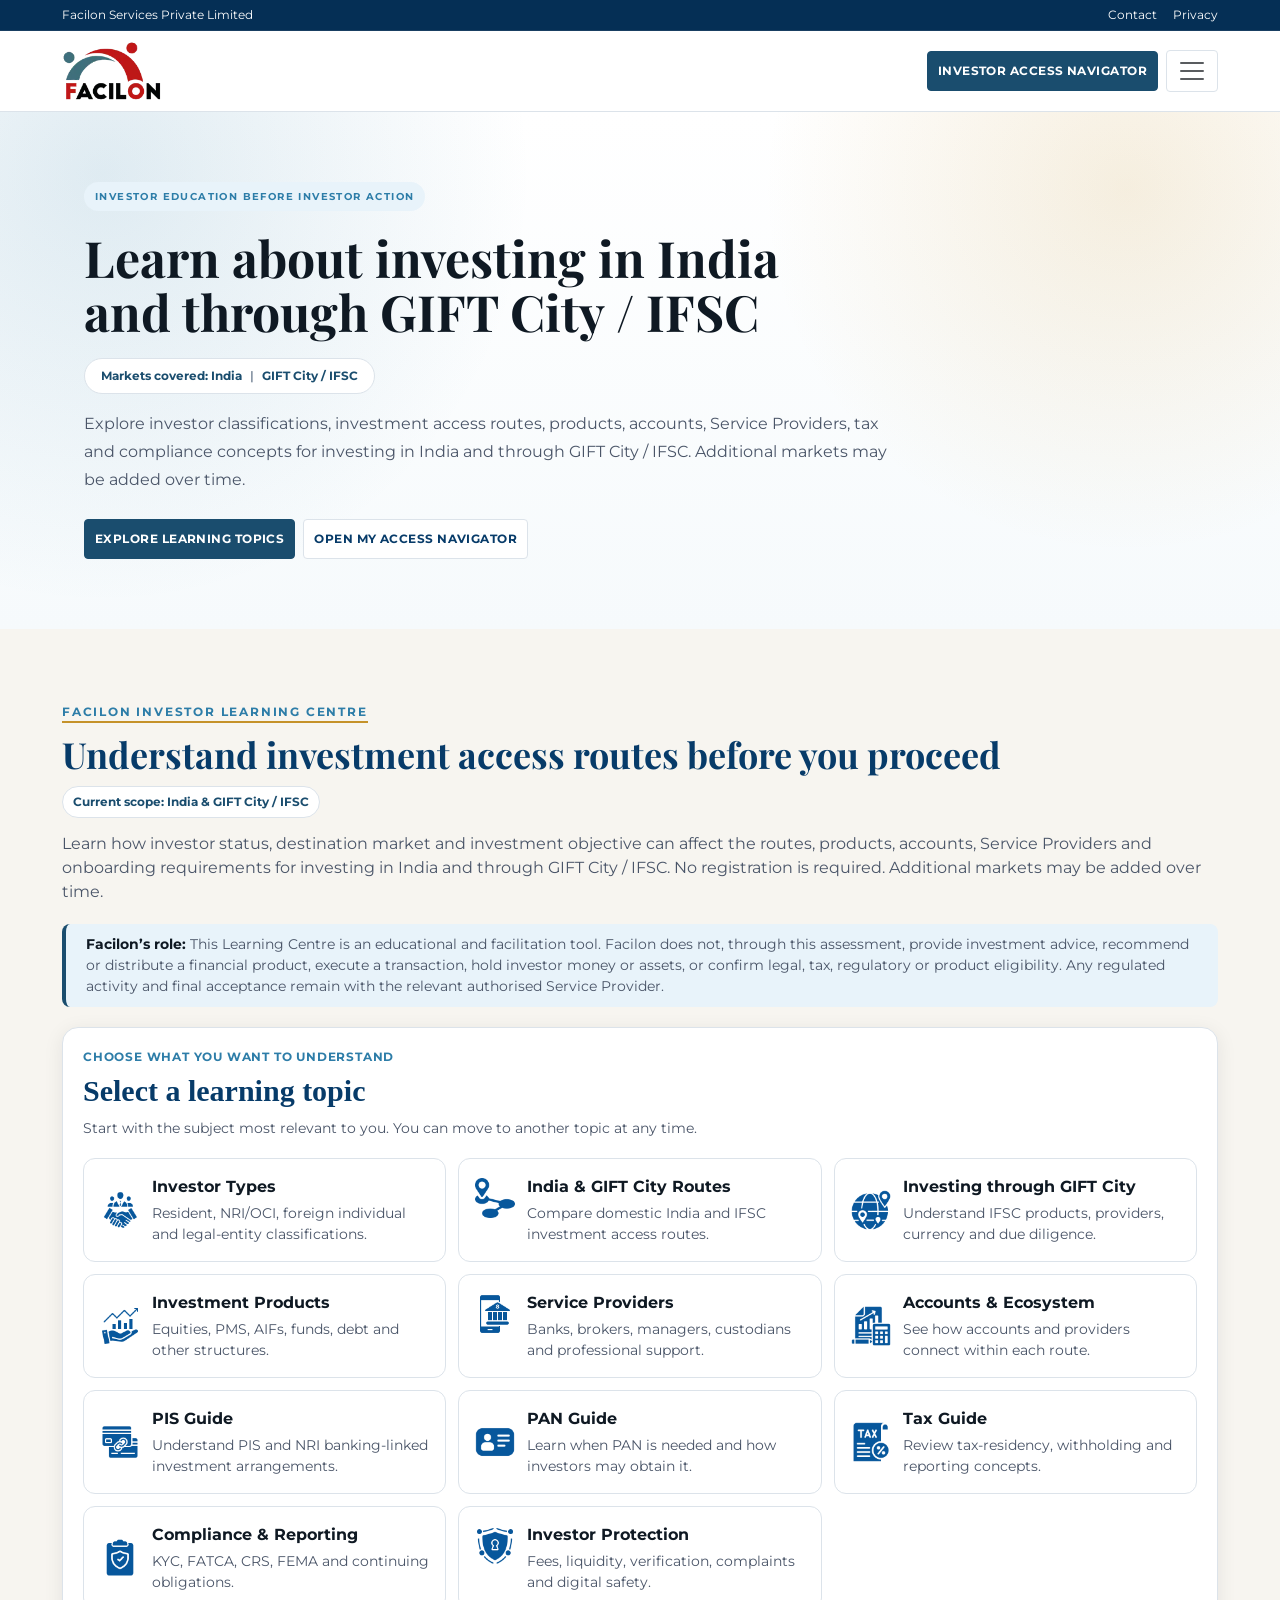
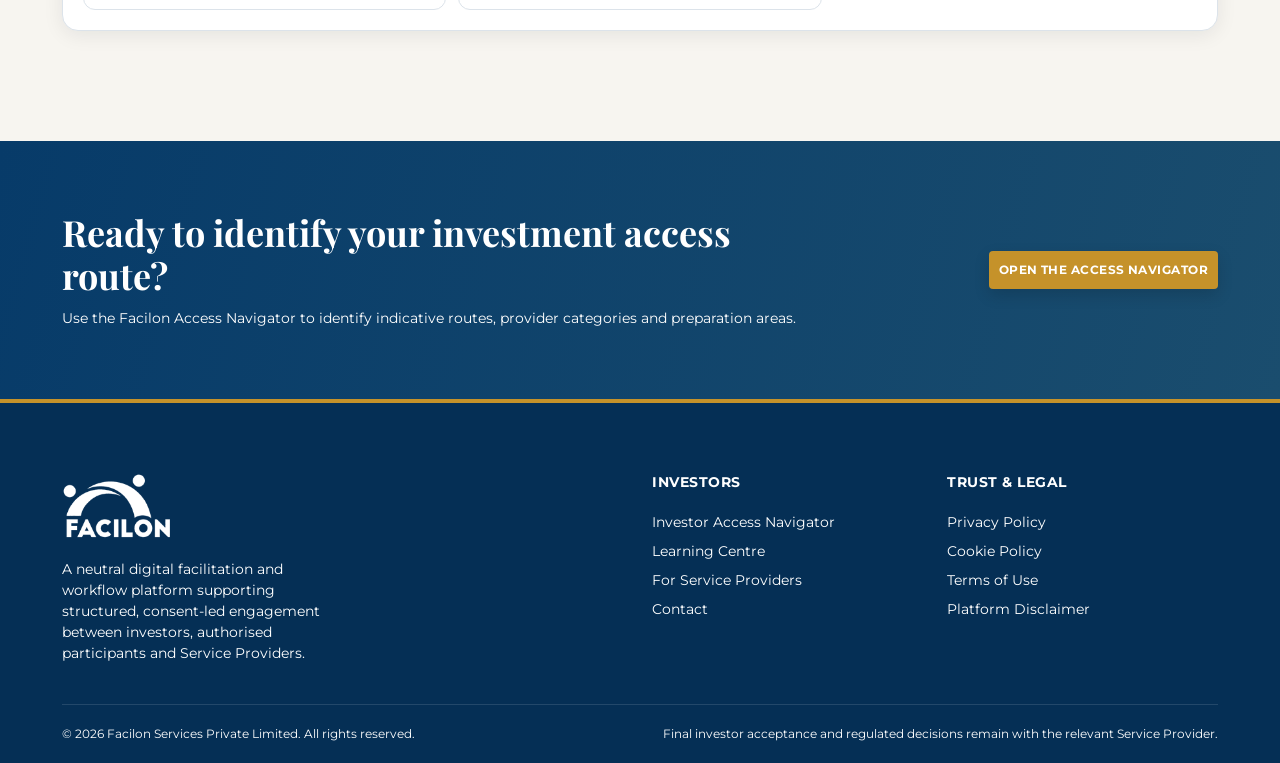
<file: learning-centre.html>
<!DOCTYPE html>
<html lang="en">

<head>
  <meta charset="UTF-8" />
  <meta name="viewport" content="width=device-width, initial-scale=1.0" />
  <meta name="description"
    content="Facilon helps investors use the Investor Access Navigator to understand their investment access route and helps Service Providers educate, engage, onboard and service investors through structured, consent-led digital journeys." />
  <title>Facilon Investor Learning Centre | Investor Access Navigator and Service Provider Facilitation</title>
  <link rel="icon" type="image/png" href="images/favicon.png">
  <link href="https://cdn.jsdelivr.net/npm/bootstrap@5.3.8/dist/css/bootstrap.min.css" rel="stylesheet">
  <link rel="stylesheet" href="fs-style.css">


  <style>
    :root {
      --ink: #0f1923;
      --ink2: #4a5568;
      --faint: #8b98a7;
      --paper: #f7f5f0;
      --white: #fff;
      --blue: #1a4d6e;
      --blue2: #2d7da8;
      --bluebg: #e8f3fa;
      --gold: #c5922a;
      --goldbg: #fdf6e3;
      --green: #2a7a5b;
      --greenbg: #e6f5ef;
      --orange: #b45309;
      --orangebg: #fff7ed;
      --red: #b42318;
      --border: #dce3ea;
      --shadow: 0 4px 20px rgba(15, 25, 35, .08);
      --r: 12px;
    }

    * {
      box-sizing: border-box
    }

    .hidden {
      display: none !important
    }

    .brand {
      font-family: 'DM Serif Display';
      font-size: 21px;
      white-space: nowrap
    }

    .brand span {
      color: var(--gold)
    }

    .phase {
      font-size: 10px;
      letter-spacing: 1.3px;
      text-transform: uppercase;
      color: var(--faint);
      font-weight: 700
    }

    .steps {
      display: grid;
      grid-template-columns: repeat(6, 1fr);
      gap: 7px;
      flex: 1
    }

    .step {
      border: 1px solid var(--border);
      background: #fff;
      border-radius: 8px;
      padding: 9px 8px;
      font-size: 12px;
      color: var(--ink2);
      text-align: center
    }

    .step.active {
      background: var(--bluebg);
      border-color: var(--blue);
      color: var(--blue);
      font-weight: 700
    }

    .step.done {
      background: var(--greenbg);
      border-color: #9fd3be;
      color: var(--green)
    }

    .shell {
      max-width: 1040px;
      margin: auto;
      padding: 38px 22px 70px
    }

    .screen {
      display: none
    }

    .screen.active {
      display: block
    }

    .eyebrow {
      font-size: 12px;
      text-transform: uppercase;
      letter-spacing: 1.8px;
      color: var(--blue2);
      font-weight: 700;
      margin-bottom: 10px
    }

    .title {
      font-family: 'Playfair Display', Georgia, serif;
      font-size: 36px;
      line-height: 1.2;
      margin-bottom: 10px;
      margin-top: 0;
      font-weight: 700;
      color: var(--blue-dark);
    }

    .sub {
      color: var(--ink2);
      margin-bottom: 20px;
    }

    .card {
      background: #fff;
      border: 1px solid var(--border);
      border-radius: var(--r);
      padding: 24px;
      margin-bottom: 18px;
      box-shadow: var(--shadow)
    }

    .grid2 {
      display: grid;
      grid-template-columns: 1fr 1fr;
      gap: 16px
    }

    .grid3 {
      display: grid;
      grid-template-columns: repeat(3, 1fr);
      gap: 14px
    }

    .choice {
      border: 1.5px solid var(--border);
      border-radius: 10px;
      background: #fff;
      padding: 17px;
      cursor: pointer;
      transition: .15s;
      text-align: left
    }

    .choice:hover {
      border-color: var(--blue2);
      transform: translateY(-1px)
    }

    .choice.selected {
      border-color: var(--blue);
      background: var(--bluebg)
    }

    .choice-title {
      font-weight: 700;
      margin-bottom: 5px
    }

    .choice-desc {
      font-size: 12px;
      color: var(--ink2);
      line-height: 1.5
    }

    .icon {
      font-size: 23px;
      margin-bottom: 8px
    }

    .learn-tabs {
      display: flex;
      flex-wrap: wrap;
      gap: 8px;
      margin-bottom: 18px
    }

    .tab {
      border: 1px solid var(--border);
      padding: 9px 14px;
      border-radius: 999px;
      background: #fff;
      cursor: pointer;
      font-size: 12px;
      font-weight: 600;
      color: var(--ink2)
    }

    .tab.active {
      background: var(--blue);
      color: #fff;
      border-color: var(--blue)
    }

    .learn-panel {
      display: none
    }

    .learn-panel.active {
      display: block
    }

    .route {
      border: 1px solid var(--border);
      border-radius: 10px;
      padding: 17px;
      background: #fff
    }

    .route h3 {
      font-size: 16px;
      margin: 0 0 10px
    }

    .route p {
      font-size: 14px;
      color: var(--ink2);
      line-height: 1.6;
      margin: 0
    }

    .tagrow {
      display: flex;
      gap: 6px;
      flex-wrap: wrap;
      margin-top: 10px
    }

    .tag {
      font-size: 12px;
      font-weight: 700;
      border-radius: 5px;
      padding: 4px 8px;
      background: var(--paper);
      color: var(--ink2)
    }

    .btn:disabled {
      opacity: .45;
      cursor: not-allowed
    }

    .qtitle {
      font-size: 14px;
      font-weight: 700;
      margin-bottom: 13px
    }

    .options {
      display: flex;
      flex-wrap: wrap;
      gap: 9px
    }

    .opt {
      border: 1.5px solid var(--border);
      background: var(--paper);
      border-radius: 7px;
      padding: 9px 15px;
      font-size: 12px;
      cursor: pointer
    }

    .opt.selected {
      background: var(--bluebg);
      border-color: var(--blue);
      color: var(--blue);
      font-weight: 700
    }

    .select,
    .input {
      width: 100%;
      padding: 11px 13px;
      border: 1.5px solid var(--border);
      border-radius: 7px;
      background: #fff;
      font-size: 14px;
      color: var(--ink)
    }

    .field {
      margin-bottom: 17px
    }

    .label {
      display: block;
      font-size: 12px;
      text-transform: uppercase;
      letter-spacing: .5px;
      font-weight: 700;
      color: var(--faint);
      margin-bottom: 7px
    }

    .help {
      font-size: 12px;
      color: var(--faint);
      margin-top: 6px;
      line-height: 1.5
    }

    .assess-progress {
      display: flex;
      gap: 8px;
      margin-bottom: 22px
    }

    .ap {
      height: 5px;
      background: var(--border);
      border-radius: 4px;
      flex: 1
    }

    .ap.on {
      background: var(--blue)
    }

    .result-banner {
      background: linear-gradient(135deg, var(--blue), #286f98);
      color: #fff;
      border-radius: 14px;
      padding: 26px;
      margin-bottom: 20px
    }

    .result-label {
      font-size: 12px;
      letter-spacing: 1.4px;
      text-transform: uppercase;
      opacity: .75;
      font-weight: 700
    }

    .result-type {
      font-family: 'DM Serif Display';
      font-size: 27px;
      margin: 6px 0
    }

    .result-note {
      font-size: 12px;
      line-height: 1.6;
      opacity: .88
    }

    .impact-title {
      font-size: 12px;
      text-transform: uppercase;
      letter-spacing: 1px;
      color: var(--faint);
      font-weight: 700;
      margin-bottom: 12px
    }

    .impact-list {
      display: grid;
      grid-template-columns: repeat(2, 1fr);
      gap: 12px
    }

    .impact {
      background: #fff;
      border: 1px solid var(--border);
      border-radius: 10px;
      padding: 16px
    }

    .impact strong {
      font-size: 12px;
      display: block;
      margin-bottom: 6px
    }

    .impact span {
      font-size: 12px;
      color: var(--ink2);
      line-height: 1.55;
      display: block
    }

    .status {
      border-radius: 10px;
      padding: 10px 20px;
      border-left: 4px solid var(--gold);
      background: var(--goldbg);
      font-size: 14px;
      line-height: 1.65;
      color: var(--ink2)
    }

    .status strong {
      color: var(--ink)
    }

    .checklist {
      padding-left: 19px;
      margin: 0;
      color: var(--ink2);
      font-size: 12px;
      line-height: 1.8
    }

    .consent {
      display: flex;
      gap: 11px;
      align-items: flex-start;
      border: 1px solid var(--border);
      border-radius: 9px;
      padding: 14px;
      margin-bottom: 11px;
      background: var(--paper)
    }

    .consent input {
      margin-top: 3px
    }

    .consent div {
      font-size: 12px;
      color: var(--ink2);
      line-height: 1.6
    }

    .required {
      color: var(--red)
    }

    .verify-box {
      text-align: center;
      max-width: 600px;
      margin: 0 auto
    }

    .mailicon {
      font-size: 50px
    }

    .code {
      display: flex;
      justify-content: center;
      gap: 8px;
      margin: 20px 0
    }

    .code input {
      width: 46px;
      height: 50px;
      text-align: center;
      font-size: 20px;
      border: 1.5px solid var(--border);
      border-radius: 8px
    }

    .success {
      text-align: center;
      max-width: 680px;
      margin: 0 auto
    }

    .success-icon {
      width: 72px;
      height: 72px;
      border-radius: 50%;
      background: var(--greenbg);
      color: var(--green);
      display: flex;
      align-items: center;
      justify-content: center;
      font-size: 34px;
      margin: 0 auto 18px
    }

    .profile-summary {
      background: var(--paper);
      border-radius: 10px;
      padding: 17px;
      text-align: left;
      margin: 20px 0
    }

    .sumrow {
      display: flex;
      justify-content: space-between;
      border-bottom: 1px solid var(--border);
      padding: 8px 0;
      font-size: 12px
    }

    .sumrow:last-child {
      border-bottom: 0
    }

    .sumrow span {
      color: var(--ink2)
    }

    .phase2 {
      margin-top: 28px;
      background: #f2f5f7;
      border: 1px dashed #aeb9c4;
      border-radius: 10px;
      padding: 16px;
      font-size: 11px;
      color: var(--ink2);
      line-height: 1.6
    }

    .disclaimer {
      font-size: 10px;
      color: var(--faint);
      line-height: 1.6;
      margin-top: 18px
    }

    .privacy-notice {
      border: 1px solid var(--border);
      border-radius: 10px;
      background: #fbfdff;
      padding: 16px;
      font-size: 11px;
      color: var(--ink2);
      line-height: 1.65;
      margin-bottom: 14px
    }

    .privacy-notice strong {
      color: var(--ink)
    }

    .privacy-notice a {
      color: var(--blue);
      font-weight: 700
    }

    .legal-banner {
      border-left: 4px solid var(--blue);
      background: var(--bluebg);
      padding: 10px 20px;
      border-radius: 8px;
      font-size: 14px;
      color: var(--ink2);
      margin: 0 0 18px
    }

    .legal-banner strong {
      color: var(--ink)
    }

    @media(max-width:700px) {
      .steps {
        grid-template-columns: repeat(3, 1fr);
        width: 100%;
        order: 3
      }

      .topinner {
        flex-wrap: wrap
      }

      .grid2,
      .grid3,
      .impact-list {
        grid-template-columns: 1fr
      }

      .title {
        font-size: 29px
      }

      .shell {
        padding-top: 26px
      }
    }

    .detail-route {
      display: flex;
      flex-direction: column;
      gap: 8px
    }

    .detail-route p {
      margin: 0
    }

    .route-badge {
      align-self: flex-start;
      font-size: 12px;
      font-weight: 700;
      text-transform: uppercase;
      letter-spacing: .7px;
      color: var(--blue);
      background: var(--bluebg);
      padding: 4px 8px;
      border-radius: 999px;
      display: inline-flex;
    }

    .route-list {
      margin: 2px 0 0;
      padding-left: 18px;
      color: var(--ink2);
      font-size: 14px;
      line-height: 1.65
    }

    .route-fit {
      margin-top: auto;
      padding: 10px 12px;
      border-radius: 8px;
      background: var(--paper);
      font-size: 12px;
      color: var(--ink2);
      line-height: 1.5
    }

    .detail-route h3 {
      margin: 0
    }

    .detail-route .route-fit strong {
      color: var(--ink)
    }

    .route-select-card {
      border: 1.5px solid var(--border);
      border-radius: 12px;
      background: #fff;
      margin-bottom: 12px;
      overflow: hidden
    }

    .route-select-head {
      width: 100%;
      border: 0;
      background: #fff;
      padding: 17px;
      text-align: left;
      cursor: pointer;
      display: flex;
      gap: 12px;
      align-items: flex-start
    }

    .route-select-head:hover {
      background: #fbfdff
    }

    .route-select-card.selected {
      border-color: var(--blue);
      box-shadow: 0 0 0 1px var(--bluebg)
    }

    .route-check {
      width: 21px;
      height: 21px;
      border: 1.5px solid var(--border);
      border-radius: 5px;
      display: flex;
      align-items: center;
      justify-content: center;
      flex: 0 0 auto;
      font-size: 14px;
      color: #fff;
      margin-top: 1px
    }

    .route-select-card.selected .route-check {
      background: var(--blue);
      border-color: var(--blue)
    }

    .route-select-copy {
      flex: 1
    }

    .route-select-title {
      font-weight: 700;
      margin-bottom: 5px
    }

    .route-select-desc {
      font-size: 12px;
      color: var(--ink2);
      line-height: 1.5
    }

    .route-services {
      border-top: 1px solid var(--border);
      background: var(--paper);
      padding: 16px
    }

    .route-services-title {
      font-size: 11px;
      font-weight: 700;
      color: var(--ink);
      margin-bottom: 10px
    }

    .route-services .options {
      gap: 8px
    }

    .route-services .opt {
      background: #fff
    }

    .route-services-empty {
      font-size: 11px;
      color: var(--faint)
    }

    .pathway-table {
      width: 100%;
      border-collapse: collapse;
      font-size: 11px
    }

    .pathway-table th,
    .pathway-table td {
      border: 1px solid var(--border);
      padding: 10px;
      text-align: left;
      vertical-align: top
    }

    .pathway-table th {
      background: var(--paper)
    }

    .guide-card {
      border: 1px solid var(--border);
      border-radius: 12px;
      background: #fff;
      padding: 19px;
      margin-bottom: 14px
    }

    .guide-card h3 {
      margin: 0 0 10px;
      font-size: 16px
    }

    .guide-card p {
      margin: 0 0 10px;
      color: var(--ink2);
      font-size: 14px;
      line-height: 1.65
    }

    .guide-grid {
      display: grid;
      grid-template-columns: 1fr 1fr;
      gap: 12px
    }

    .guide-box {
      border: 1px solid var(--border);
      background: var(--paper);
      border-radius: 9px;
      padding: 14px
    }

    .guide-box strong {
      display: block;
      font-size: 16px;
      margin-bottom: 6px
    }

    .guide-box span,
    .guide-box li {
      font-size: 14px;
      color: var(--ink2);
      line-height: 1.6
    }

    .guide-box ul,
    .numbered {
      margin: 6px 0 0;
      padding-left: 18px
    }

    .callout-blue {
      border-left: 4px solid var(--blue);
      background: var(--bluebg);
      padding: 14px 16px;
      border-radius: 8px;
      font-size: 12px;
      line-height: 1.65;
      color: var(--ink2);
      margin-top: 12px
    }

    .callout-red {
      border-left: 4px solid var(--red);
      background: #fff1f0;
      padding: 14px 16px;
      border-radius: 8px;
      font-size: 14px;
      line-height: 1.65;
      color: var(--ink2);
      margin-top: 12px
    }

    .readiness-panel {
      margin-top: 12px
    }

    .readiness-panel .guide-card {
      box-shadow: none;
      margin-bottom: 0
    }

    .link-btn {
      display: inline-block;
      margin-top: 8px;
      border: 1px solid var(--blue);
      color: var(--blue);
      background: #fff;
      border-radius: 7px;
      padding: 8px 11px;
      font-size: 11px;
      font-weight: 700;
      text-decoration: none
    }

    .mini-label {
      font-size: 12px;
      text-transform: uppercase;
      letter-spacing: .8px;
      font-weight: 700;
      color: var(--blue2);
      margin-bottom: 7px
    }

    @media(max-width:700px) {
      .guide-grid {
        grid-template-columns: 1fr
      }
    }

    /* Pre-assessment homepage */
    .hp {
      background: #fff;
      color: var(--ink);
      min-height: 100vh
    }

    .hp * {
      box-sizing: border-box
    }

    .hp-container {
      max-width: 1160px;
      margin: auto;
      padding-left: 22px;
      padding-right: 22px
    }

    .hp-header {
      position: sticky;
      top: 0;
      z-index: 70;
      background: rgba(255, 255, 255, .96);
      backdrop-filter: blur(12px);
      border-bottom: 1px solid var(--border)
    }

    .hp-nav {
      min-height: 74px;
      display: flex;
      align-items: center;
      justify-content: space-between;
      gap: 22px
    }

    .hp-brand {
      font-family: 'DM Serif Display';
      font-size: 23px;
      white-space: nowrap
    }

    .hp-brand span {
      color: var(--gold)
    }

    .hp-links {
      display: flex;
      align-items: center;
      gap: 22px;
      font-size: 12px;
      font-weight: 700;
      color: var(--ink2)
    }

    .hp-links a:hover {
      color: var(--blue)
    }

    .hp-actions {
      display: flex;
      gap: 10px;
      align-items: center
    }

    .hp-btn {
      display: inline-flex;
      justify-content: center;
      align-items: center;
      border-radius: 9px;
      padding: 12px 18px;
      border: 1.5px solid transparent;
      font: 700 12px;
      cursor: pointer;
      text-decoration: none
    }

    .hp-primary {
      background: var(--blue);
      color: #fff
    }

    .hp-primary:hover {
      background: #123d58
    }

    .hp-secondary {
      background: #fff;
      border-color: var(--border);
      color: var(--ink2)
    }

    .hp-secondary:hover {
      border-color: var(--blue);
      color: var(--blue)
    }

    .hp-hero {
      padding: 82px 0 72px;
      background: radial-gradient(circle at 88% 15%, rgba(197, 146, 42, .15), transparent 30%), radial-gradient(circle at 8% 12%, rgba(45, 125, 168, .15), transparent 34%), linear-gradient(180deg, #fff, #f6fafc)
    }

    .hp-hero-grid {
      display: grid;
      grid-template-columns: 1.08fr .92fr;
      gap: 54px;
      align-items: center
    }

    .hp-eyebrow {
      display: inline-block;
      font-size: 10px;
      letter-spacing: 1.4px;
      text-transform: uppercase;
      font-weight: 700;
      color: var(--blue2);
      background: var(--bluebg);
      border-radius: 999px;
      padding: 7px 11px;
      margin-bottom: 20px
    }

    .hp h1,
    .hp h2,
    .hp h3 {
      font-family: 'DM Serif Display';
      color: var(--ink);
      margin-top: 0
    }

    .hp h1 {
      font-size: 56px;
      line-height: 1.04;
      letter-spacing: -1.5px;
      margin-bottom: 21px
    }

    .hp h2 {
      font-size: 38px;
      line-height: 1.12;
      margin-bottom: 12px
    }

    .hp h3 {
      font-size: 19px;
      margin-bottom: 8px
    }

    .hp-lead {
      font-size: 17px;
      line-height: 1.75;
      color: var(--ink2);
      max-width: 700px;
      margin: 0 0 27px
    }

    .hp-hero-actions {
      display: flex;
      gap: 11px;
      flex-wrap: wrap
    }

    .hp-micro {
      font-size: 10px;
      color: var(--faint);
      line-height: 1.6;
      margin-top: 14px
    }

    .hp-path-card {
      background: #fff;
      border: 1px solid var(--border);
      border-radius: 18px;
      padding: 25px;
      box-shadow: 0 16px 45px rgba(15, 25, 35, .11)
    }

    .hp-path-card p {
      font-size: 12px;
      color: var(--ink2);
      line-height: 1.65
    }

    .hp-flow {
      display: grid;
      gap: 10px;
      margin-top: 17px
    }

    .hp-flow-item {
      display: grid;
      grid-template-columns: 38px 1fr;
      gap: 12px;
      align-items: start;
      background: var(--paper);
      border: 1px solid var(--border);
      border-radius: 10px;
      padding: 12px
    }

    .hp-flow-num {
      width: 38px;
      height: 38px;
      display: grid;
      place-items: center;
      border-radius: 10px;
      background: var(--bluebg);
      color: var(--blue);
      font-weight: 700
    }

    .hp-flow-item strong {
      font-size: 12px
    }

    .hp-flow-item span {
      display: block;
      font-size: 10px;
      color: var(--faint);
      line-height: 1.5;
      margin-top: 3px
    }

    .hp-section {
      padding: 72px 0
    }

    .hp-alt {
      background: var(--paper)
    }

    .hp-heading {
      max-width: 760px;
      margin-bottom: 30px
    }

    .hp-heading p {
      color: var(--ink2);
      font-size: 14px;
      line-height: 1.7;
      margin: 0
    }

    .hp-grid6,
    .hp-grid3,
    .hp-grid4 {
      display: grid;
      gap: 15px
    }

    .hp-grid6 {
      grid-template-columns: repeat(6, 1fr)
    }

    .hp-grid3 {
      grid-template-columns: repeat(3, 1fr)
    }

    .hp-grid4 {
      grid-template-columns: repeat(4, 1fr)
    }

    .hp-card {
      background: #fff;
      border: 1px solid var(--border);
      border-radius: 13px;
      padding: 20px;
      transition: .15s
    }

    .hp-card:hover {
      transform: translateY(-2px);
      box-shadow: var(--shadow);
      border-color: #b7ccda
    }

    .hp-icon {
      font-size: 22px;
      margin-bottom: 10px
    }

    .hp-card p {
      font-size: 11px;
      color: var(--ink2);
      line-height: 1.6;
      margin: 0
    }

    .hp-steps {
      display: grid;
      grid-template-columns: repeat(3, 1fr);
      gap: 18px
    }

    .hp-step {
      background: #fff;
      border: 1px solid var(--border);
      border-radius: 14px;
      padding: 24px
    }

    .hp-step-num {
      width: 38px;
      height: 38px;
      border-radius: 50%;
      background: var(--ink);
      color: #fff;
      display: grid;
      place-items: center;
      font-weight: 700;
      margin-bottom: 16px
    }

    .hp-trust {
      background: var(--greenbg);
      border-color: #b8ddcd
    }

    .hp-example {
      display: grid;
      grid-template-columns: .9fr 1.1fr;
      gap: 22px
    }

    .hp-profile,
    .hp-route {
      border-radius: 16px;
      padding: 25px
    }

    .hp-profile {
      background: linear-gradient(145deg, var(--blue), #11364d);
      color: #fff
    }

    .hp-profile h3 {
      color: #fff
    }

    .hp-profile p {
      font-size: 12px;
      line-height: 1.65;
      color: #dcecf5
    }

    .hp-profile-list {
      display: grid;
      gap: 8px;
      margin-top: 15px
    }

    .hp-profile-list div {
      background: rgba(255, 255, 255, .09);
      border: 1px solid rgba(255, 255, 255, .14);
      padding: 10px;
      border-radius: 8px;
      font-size: 11px
    }

    .hp-route {
      background: #fff;
      border: 1px solid var(--border);
      box-shadow: var(--shadow)
    }

    .hp-check {
      list-style: none;
      padding: 0;
      margin: 14px 0 0;
      display: grid;
      gap: 9px
    }

    .hp-check li {
      display: grid;
      grid-template-columns: 20px 1fr;
      gap: 8px;
      font-size: 11px;
      color: var(--ink2)
    }

    .hp-check li:before {
      content: '✓';
      width: 18px;
      height: 18px;
      border-radius: 50%;
      display: grid;
      place-items: center;
      background: var(--greenbg);
      color: var(--green);
      font-size: 10px;
      font-weight: 700
    }

    .hp-final {
      padding: 62px 0;
      background: linear-gradient(135deg, var(--blue), #12384f);
      color: #fff
    }

    .hp-final-inner {
      display: flex;
      justify-content: space-between;
      align-items: center;
      gap: 30px
    }

    .hp-final h2 {
      color: #fff
    }

    .hp-final p {
      color: #dbeaf2;
      max-width: 700px;
      font-size: 14px;
      line-height: 1.7
    }

    .hp-footer {
      background: #0b1720;
      color: #aebbc6;
      padding: 28px 0;
      font-size: 11px
    }

    .hp-footer-inner {
      display: flex;
      justify-content: space-between;
      gap: 20px;
      flex-wrap: wrap
    }

    .hp-footer-links {
      display: flex;
      gap: 16px;
      flex-wrap: wrap
    }

    .app-home-link {
      display: inline-flex;
      margin-top: 14px;
      color: var(--blue);
      font-size: 11px;
      font-weight: 700;
      cursor: pointer;
      background: none;
      border: 0;
      padding: 0
    }

    @media(max-width:980px) {
      .hp-links {
        display: none
      }

      .hp-grid6 {
        grid-template-columns: repeat(3, 1fr)
      }

      .hp-grid4 {
        grid-template-columns: repeat(2, 1fr)
      }
    }

    @media(max-width:700px) {

      .hp-hero-grid,
      .hp-example {
        grid-template-columns: 1fr
      }

      .hp-grid3,
      .hp-steps {
        grid-template-columns: 1fr
      }

      .hp h1 {
        font-size: 43px
      }

      .hp-final-inner {
        align-items: flex-start;
        flex-direction: column
      }
    }

    @media(max-width:560px) {
      .hp-nav {
        min-height: 65px
      }

      .hp-actions .hp-secondary {
        display: none
      }

      .hp-hero {
        padding: 56px 0
      }

      .hp h1 {
        font-size: 38px
      }

      .hp h2 {
        font-size: 31px
      }

      .hp-grid6,
      .hp-grid4 {
        grid-template-columns: 1fr
      }

      .hp-hero-actions {
        flex-direction: column
      }

      .hp-btn {
        width: 100%
      }
    }



    body {
      background: var(--paper)
    }

    .lc-container {
      max-width: 1160px;
      margin: auto;
      padding-left: 22px;
      padding-right: 22px
    }

    .lc-header {
      position: sticky;
      top: 0;
      z-index: 80;
      background: rgba(255, 255, 255, .97);
      border-bottom: 1px solid var(--border);
      backdrop-filter: blur(10px)
    }

    .lc-nav {
      min-height: 72px;
      display: flex;
      align-items: center;
      justify-content: space-between;
      gap: 24px
    }

    .lc-nav nav {
      display: flex;
      gap: 22px;
      font-size: 12px;
      font-weight: 700
    }

    .lc-nav a {
      text-decoration: none;
      color: var(--ink2)
    }

    .lc-nav nav a:hover {
      color: var(--blue)
    }

    .lc-hero {
      padding: 70px 0;
      background: radial-gradient(circle at 88% 15%, rgba(197, 146, 42, .15), transparent 30%), radial-gradient(circle at 8% 12%, rgba(45, 125, 168, .15), transparent 34%), linear-gradient(180deg, #fff, #f6fafc)
    }

    .lc-hero h1 {
      color: var(--ink);
      font-size: 50px;
      line-height: 1.07;
      max-width: 760px;
      margin: 0 0 20px;
    }

    .lc-hero p {
      font-size: 16px;
      line-height: 1.75;
      color: var(--ink2);
      max-width: 820px;
      margin: 0 0 25px
    }

    .lc-main {
      margin: auto;
      padding: 70px 0;
    }

    .lc-main .screen {
      display: block
    }

    .lc-cta {
      background: linear-gradient(135deg, var(--blue), #12384f);
      color: #fff;
      padding: 54px 0
    }

    .lc-cta-inner {
      display: flex;
      justify-content: space-between;
      align-items: center;
      gap: 30px
    }

    .lc-cta h2 {
      color: #fff;
      margin-bottom: 10px;
      font-family: 'Playfair Display', Georgia, serif;
      font-size: 36px;
      line-height: 1.2;
      margin-top: 0;
      font-weight: 700;
    }

    .lc-cta p {
      color: #dbeaf2;
      max-width: 720px;
      line-height: 1.7
    }

    .lc-cta .hp-primary {
      background: #fff;
      color: var(--blue)
    }

    @media(max-width:700px) {
      .lc-nav nav {
        display: none
      }

      .lc-hero h1 {
        font-size: 39px
      }

      .lc-cta-inner {
        flex-direction: column;
        align-items: flex-start
      }
    }

    /* Interactive Learning Centre navigation */
    .learn-tabs {
      position: sticky;
      top: 73px;
      z-index: 35;
      background: rgba(247, 245, 240, .96);
      backdrop-filter: blur(10px);
      padding: 12px 0;
      border-bottom: 1px solid var(--border);
      flex-wrap: nowrap;
      overflow-x: auto;
      scrollbar-width: thin
    }

    .learn-tabs .tab {
      flex: 0 0 auto;
      white-space: nowrap;
      box-shadow: 0 2px 8px rgba(15, 25, 35, .04)
    }

    .learn-tabs .tab:focus-visible,
    .market-btn:focus-visible,
    .accordion-toggle:focus-visible {
      outline: 3px solid rgba(45, 125, 168, .3);
      outline-offset: 2px
    }

    .section-intro {
      display: flex;
      justify-content: space-between;
      gap: 20px;
      align-items: end;
      margin: 8px 0 18px
    }

    .section-intro h2 {
      font-family: 'DM Serif Display';
      font-size: 28px;
      margin: 0 0 6px
    }

    .section-intro p {
      margin: 0;
      color: var(--ink2);
      font-size: 14px;
      line-height: 1.6
    }

    .route-market-switch {
      display: grid;
      grid-template-columns: 1fr 1fr;
      gap: 12px;
      margin: 0 0 20px
    }

    .market-btn {
      display: flex;
      align-items: center;
      gap: 13px;
      width: 100%;
      border: 1.5px solid var(--border);
      background: #fff;
      border-radius: 13px;
      padding: 16px;
      text-align: left;
      cursor: pointer;
      transition: .16s
    }

    .market-btn:hover {
      border-color: var(--blue2);
      transform: translateY(-1px);
      box-shadow: var(--shadow)
    }

    .market-btn.active {
      border-color: var(--blue);
      background: var(--bluebg);
      box-shadow: 0 0 0 1px rgba(26, 77, 110, .08)
    }

    .market-icon {
      font-size: 24px
    }

    .market-btn strong {
      display: block;
      font-size: 16px;
      color: var(--ink)
    }

    .market-btn small {
      display: block;
      margin-top: 4px;
      color: var(--ink2);
      font-size: 14px;
      line-height: 1.45
    }

    .market-panel {
      display: none
    }

    .market-panel.active {
      display: block
    }

    .accordion-grid {
      display: grid;
      grid-template-columns: 1fr 1fr;
      gap: 12px;
      align-items: start
    }

    .accordion-grid .detail-route {
      padding: 0;
      overflow: hidden;
      gap: 0
    }

    .accordion-toggle {
      width: 100%;
      border: 0;
      background: #fff;
      padding: 17px;
      text-align: left;
      cursor: pointer;
      display: grid;
      grid-template-columns: 1fr 30px;
      gap: 12px;
      align-items: center
    }

    .accordion-toggle:hover {
      background: #fbfdff
    }

    .accordion-title h3 {
      margin: 7px 0 0;
      font-size: 16px
    }

    .accordion-icon {
      width: 28px;
      height: 28px;
      border-radius: 50%;
      display: grid;
      place-items: center;
      background: var(--paper);
      color: var(--blue);
      font-size: 18px;
      font-weight: 700;
      transition: .18s
    }

    .detail-route.open .accordion-icon {
      transform: rotate(45deg);
      background: var(--blue);
      color: #fff
    }

    .accordion-body {
      display: none;
      padding: 0 17px 17px;
      border-top: 1px solid var(--border)
    }

    .detail-route.open .accordion-body {
      display: block
    }

    .accordion-body>p {
      padding-top: 14px
    }

    .accordion-body .route-fit {
      margin-top: 12px
    }

    .topic-footer {
      display: flex;
      justify-content: space-between;
      gap: 10px;
      margin-top: 24px;
      padding-top: 18px;
      border-top: 1px solid var(--border)
    }

    /*.topic-footer button {*/
    /*  border: 1px solid var(--border);*/
    /*  background: #fff;*/
    /*  color: var(--blue);*/
    /*  border-radius: 9px;*/
    /*  padding: 10px 14px;*/
    /*  font: 700 11px;*/
    /*  cursor: pointer*/
    /*}*/

    .topic-footer button:hover {
      border-color: var(--blue);
      background: var(--bluebg)
    }

    @media(max-width:700px) {
      .learn-tabs {
        top: 65px
      }

      .route-market-switch,
      .accordion-grid {
        grid-template-columns: 1fr
      }

      .market-btn {
        padding: 14px
      }

      .section-intro {
        align-items: flex-start;
        flex-direction: column
      }

      .topic-footer {
        position: sticky;
        bottom: 0;
        background: rgba(247, 245, 240, .96);
        padding: 12px 0;
        margin-top: 18px
      }
    }

    .topic-chooser {
      margin: 20px 0 0;
      padding: 20px;
      background: #fff;
      border: 1px solid var(--border);
      border-radius: 16px;
      box-shadow: var(--shadow)
    }

    .topic-chooser-head {
      max-width: 760px;
      margin-bottom: 18px
    }

    .topic-chooser-head h2 {
      font-family: 'DM Serif Display';
      font-size: 30px;
      margin: 0 0 8px
    }

    .topic-chooser-head p {
      margin: 0;
      color: var(--ink2);
      font-size: 14px;
      line-height: 1.65
    }

    .topic-choice-grid {
      display: grid;
      grid-template-columns: repeat(3, 1fr);
      gap: 12px
    }

    .topic-choice {
      display: flex;
      align-items: center;
      gap: 12px;
      width: 100%;
      border: 1.5px solid var(--border);
      background: #fff;
      border-radius: 12px;
      padding: 16px;
      text-align: left;
      cursor: pointer;
      transition: .16s
    }

    .topic-choice:hover {
      border-color: var(--blue2);
      transform: translateY(-1px);
      box-shadow: var(--shadow)
    }

    .topic-choice:focus-visible {
      outline: 3px solid rgba(45, 125, 168, .3);
      outline-offset: 2px
    }

    .topic-choice-icon img {
      width: 40px;
    }

    .topic-choice strong {
      display: block;
      font-size: 16px;
      color: var(--ink);
      margin-bottom: 4px
    }

    .topic-choice small {
      display: block;
      color: var(--ink2);
      font-size: 14px;
    }

    .learn-tabs {
      display: none
    }

    .learn-tabs.visible {
      display: flex
    }

    .topic-chooser.hidden {
      display: none
    }

    .choose-another {
      display: none;
      margin: 0 0 12px;
      border: 0;
      background: none;
      color: var(--blue);
      font-weight: 700;
      font-size: 12px;
      cursor: pointer;
      padding: 0
    }

    .choose-another.visible {
      display: inline-flex
    }

    @media(max-width:900px) {
      .topic-choice-grid {
        grid-template-columns: repeat(2, 1fr)
      }
    }

    @media(max-width:560px) {
      .topic-choice-grid {
        grid-template-columns: 1fr
      }

      .topic-chooser {
        padding: 18px
      }
    }
  </style>
</head>

<body>
    <div class="topbar">
        <div class="container topbar-inner d-flex justify-content-between align-items-center flex-wrap gap-3 py-1">
            <div>Facilon Services Private Limited</div>
            <div class="topbar-links d-flex flex-wrap gap-3">
                <a href="contact.html">Contact</a>
                <a href="privacy-policy.html">Privacy</a>
            </div>
        </div>
    </div>
    <header class="nav navbar">
        <div class="container d-flex align-items-center justify-content-between">
            <a class="navbar-brand" href="index.html">
              <img src="images/logo.webp" alt="Facilon">
            </a>
            <div class="nav-actions d-flex align-items-center gap-2">
              <!--<div class="dropdown d-none d-sm-inline-flex">-->
              <!--  <button class="btn btn-outline dropdown-toggle" type="button" data-bs-toggle="dropdown" aria-expanded="false">-->
              <!--    Sign In-->
              <!--  </button>-->
              <!--  <ul class="dropdown-menu dropdown-menu-end">-->
              <!--    <li>-->
              <!--      <a class="dropdown-item" href="investor-sign-in.html">Investor Sign In</a>-->
              <!--    </li>-->
              <!--    <li>-->
              <!--      <a class="dropdown-item" href="service-provider-sign-in.html">Service Provider Sign In</a>-->
              <!--    </li>-->
              <!--  </ul>-->
              <!--</div>-->
              <a class="btn btn-primary d-none d-sm-inline-flex" href="investor-access-navigator.html">
                Investor Access Navigator
              </a>
              <button class="navbar-toggler" type="button" data-bs-toggle="offcanvas" data-bs-target="#sidebarNav"
                aria-controls="sidebarNav" aria-label="Open menu">
                <span class="navbar-toggler-icon"></span>
              </button>
            </div>
        </div>
    </header>
    <!-- Sidebar navigation: same offcanvas menu on desktop and mobile -->
    <div class="offcanvas offcanvas-end sidebar-nav" tabindex="-1" id="sidebarNav" aria-labelledby="sidebarNavLabel">
        <div class="offcanvas-header">
          <a class="navbar-brand" href="index.html"><img src="images/logo.webp" alt="Facilon"></a>
          <button type="button" class="btn-close" data-bs-dismiss="offcanvas" aria-label="Close"></button>
        </div>
        <div class="offcanvas-body d-flex flex-column">
          <ul class="navbar-nav flex-grow-1" aria-label="Main navigation">
              <li class="nav-item"><a class="nav-link" href="./"><img src="images/icon/sb-img-0.webp" alt=""> Home</a></li>
            <li class="nav-item"><a class="nav-link" href="investor-access-navigator.html"><img src="images/icon/sb-img-1.webp" alt=""> Investor Access Navigator</a></li>
            <li class="nav-item"><a class="nav-link" href="for-service-providers.html"><img src="images/icon/sb-img-2.webp" alt=""> For Service Providers</a></li>
            <li class="nav-item"><a class="nav-link" href="how-facilon-works.html"><img src="images/icon/sb-img-3.webp" alt=""> How Facilon Works</a></li>
            <li class="nav-item"><a class="nav-link" href="learning-centre.html"><img src="images/icon/sb-img-4.webp" alt=""> Learning Centre</a></li>
            <li class="nav-item"><a class="nav-link" href="about-facilon.html"><img src="images/icon/sb-img-5.webp" alt=""> About Facilon</a></li>
            <li class="nav-item"><a class="nav-link" href="contact.html"><img src="images/icon/sb-img-6.webp" alt=""> Contact</a></li>
          </ul>
        </div>
    </div>

  <section class="lc-hero">
    <div class="container">
      <div class="lc-container">
        <span class="hp-eyebrow">Investor education before investor action</span>
        <h1>Learn about investing in India and through GIFT City / IFSC</h1>
        <div class="d-inline-flex align-items-center gap-2 px-3 py-2 mb-3 border rounded-pill bg-white"
          style="font-size:12px;font-weight:700;color:var(--blue)">
          Markets covered: India <span style="color:var(--faint)">|</span> GIFT City / IFSC
        </div>
        <p>
          Explore investor classifications, investment access routes, products, accounts, Service Providers, tax and
          compliance concepts for investing in India and through GIFT City / IFSC. Additional markets may be added over
          time.
        </p>
        <div class="hp-hero-actions gap-2">
          <a class="btn btn-primary" href="#topics">Explore Learning Topics</a>
          <a class="btn btn-outline" href="investor-access-navigator.html#assessment">Open My Access Navigator</a>
        </div>
      </div>
    </div>
  </section>

  <main class="lc-main" id="topics">
    <section class="screen active pt-0 pb-0" id="learn">
      <div class="container">
        <div class="eyebrow">Facilon Investor Learning Centre</div>
        <div class="title">Understand investment access routes before you proceed</div>
        <div
          style="display:inline-flex;align-items:center;gap:7px;padding:6px 10px;margin:0 0 14px;border:1px solid var(--border);border-radius:999px;background:#fff;font-size:12px;font-weight:700;color:var(--blue)">
          Current scope: India &amp; GIFT City / IFSC</div>
        <div class="sub">Learn how investor status, destination market and investment objective can affect the routes,
          products, accounts, Service Providers and onboarding requirements for investing in India and through GIFT City
          /
          IFSC. No registration is required. Additional markets may be added over time.</div>
        <div class="legal-banner"><strong>Facilon’s role:</strong> This Learning Centre is an educational and
          facilitation
          tool. Facilon does not, through this assessment, provide investment advice, recommend or distribute a
          financial
          product, execute a transaction, hold investor money or assets, or confirm legal, tax, regulatory or product
          eligibility. Any regulated activity and final acceptance remain with the relevant authorised Service Provider.
        </div>
        <div class="topic-chooser" id="topicChooser">
          <div class="topic-chooser-head">
            <div class="mini-label">Choose what you want to understand</div>
            <h2>Select a learning topic</h2>
            <p>Start with the subject most relevant to you. You can move to another topic at any time.</p>
          </div>
          <div class="topic-choice-grid">
            <button class="topic-choice" onclick="selectTopic('types')" type="button"><span
                class="topic-choice-icon"><img src="images/icon/investor-type-icon.webp"
                  alt=""></span><span><strong>Investor Types</strong><small>Resident, NRI/OCI,
                  foreign
                  individual and legal-entity classifications.</small></span></button>
            <button class="topic-choice" onclick="selectTopic('routes')" type="button"><span
                class="topic-choice-icon"><img src="images/icon/way.webp"
                  alt="">️</span><span><strong>India &amp; GIFT City Routes</strong><small>Compare
                  domestic India and IFSC investment access routes.</small></span></button>
            <button class="topic-choice" onclick="selectTopic('giftcity')" type="button"><span
                class="topic-choice-icon"><img src="images/icon/localization.webp"
                  alt=""></span><span><strong>Investing through GIFT City</strong><small>Understand
                  IFSC products, providers, currency and due diligence.</small></span></button>
            <button class="topic-choice" onclick="selectTopic('products')" type="button"><span
                class="topic-choice-icon"><img src="images/icon/investment.webp"
                  alt=""></span><span><strong>Investment Products</strong><small>Equities, PMS, AIFs,
                  funds, debt and other structures.</small></span></button>
            <button class="topic-choice" onclick="selectTopic('services')" type="button"><span
                class="topic-choice-icon"><img src="images/icon/mobile-banking.webp"
                  alt="">️</span><span><strong>Service Providers</strong><small>Banks, brokers,
                  managers, custodians and professional support.</small></span></button>
            <button class="topic-choice" onclick="selectTopic('ecosystem')" type="button"><span
                class="topic-choice-icon"><img src="images/icon/accounting.webp"
                  alt=""></span><span><strong>Accounts &amp; Ecosystem</strong><small>See how
                  accounts
                  and providers connect within each route.</small></span></button>
            <button class="topic-choice" onclick="selectTopic('pis')" type="button"><span
                class="topic-choice-icon"><img src="images/icon/link.webp"
                  alt=""></span><span><strong>PIS Guide</strong><small>Understand PIS and NRI
                  banking-linked investment arrangements.</small></span></button>
            <button class="topic-choice" onclick="selectTopic('pan')" type="button"><span
                class="topic-choice-icon"><img src="images/icon/id-card.webp"
                  alt=""></span><span><strong>PAN Guide</strong><small>Learn when PAN is needed and
                  how
                  investors may obtain it.</small></span></button>
            <button class="topic-choice" onclick="selectTopic('tax')" type="button"><span
                class="topic-choice-icon"><img src="images/icon/taxes.webp"
                  alt=""></span><span><strong>Tax Guide</strong><small>Review tax-residency,
                  withholding and reporting concepts.</small></span></button>
            <button class="topic-choice" onclick="selectTopic('compliance')" type="button"><span
                class="topic-choice-icon"><img src="images/icon/compliance.webp"
                  alt=""></span><span><strong>Compliance &amp; Reporting</strong><small>KYC, FATCA,
                  CRS,
                  FEMA and continuing obligations.</small></span></button>
            <button class="topic-choice" onclick="selectTopic('protection')" type="button"><span
                class="topic-choice-icon"><img src="images/icon/cybersecurity.webp"
                  alt="">️</span><span><strong>Investor Protection</strong><small>Fees, liquidity,
                  verification, complaints and digital safety.</small></span></button>
          </div>
        </div><button class="btn btn-outline" id="chooseAnother" style="visibility: hidden;" onclick="showTopicChooser()" type="button">Choose another learning topic</button>
        <div class="learn-tabs" id="topicTabs"><button class="tab" onclick="learnTab('types',this)">Investor
            Types</button><button class="tab" onclick="learnTab('routes',this)">India &amp; GIFT City
            Routes</button><button class="tab" onclick="learnTab('giftcity',this)">Investing through GIFT
            City</button><button class="tab" onclick="learnTab('products',this)">Products</button><button class="tab"
            onclick="learnTab('services',this)">Services</button><button class="tab"
            onclick="learnTab('ecosystem',this)">Accounts &amp; Ecosystem</button><button class="tab"
            onclick="learnTab('pis',this)">PIS Guide</button><button class="tab" onclick="learnTab('pan',this)">PAN
            Guide</button><button class="tab" onclick="learnTab('tax',this)">Tax Guide</button><button class="tab"
            onclick="learnTab('compliance',this)">Compliance &amp; Reporting</button><button class="tab"
            onclick="learnTab('protection',this)">Investor Protection &amp; Awareness</button></div>
        <div class="learn-panel" id="lp-types">
          <div class="grid3">
            <div class="route">
              <h3>Resident Indian Individual</h3>
              <p>An individual resident in India who generally uses resident banking, trading and investment
                arrangements.
              </p>
              <div class="tagrow"><span class="tag">India Domestic</span><span class="tag">Individual</span></div>
            </div>
            <div class="route">
              <h3>NRI / OCI Individual</h3>
              <p>An Indian citizen residing outside India or an OCI cardholder. NRE/NRO and product-specific
                non-resident
                arrangements may be relevant.</p>
              <div class="tagrow"><span class="tag">India</span><span class="tag">GIFT City</span></div>
            </div>
            <div class="route">
              <h3>Foreign Individual</h3>
              <p>A foreign citizen without NRI/OCI status. Access should be assessed separately and should not be
                assumed
                to follow an NRE/NRO retail route.</p>
              <div class="tagrow"><span class="tag">Foreign Investor</span><span class="tag">Provider Review</span>
              </div>
            </div>
            <div class="route">
              <h3>Indian Legal Entity</h3>
              <p>An Indian company, LLP, trust, family office or other legal structure investing through entity-specific
                accounts and authority documents.</p>
            </div>
            <div class="route">
              <h3>Foreign Legal Entity</h3>
              <p>An overseas company, fund, trust, partnership or family structure that may require institutional, FPI,
                fund-subscription or IFSC access routes.</p>
            </div>
            <div class="route">
              <h3>Further Classification Required</h3>
              <p>Some structures require clarification of residence, legal form, ownership, control, regulatory status
                or
                the intended transaction.</p>
            </div>
          </div>
          <div class="topic-footer fac-nav-investor-form-sec"><button class="btn btn-outline" onclick="moveTopic(-1)" type="button">Learning topics</button>
          <button class="btn btn-outline" onclick="moveTopic(1)" type="button">Next topic</button></div>
        </div>
        <div class="learn-panel" id="lp-routes">
          <div class="section-intro">
            <div>
              <div class="mini-label">Choose a market framework</div>
              <h2>Investment Access Routes</h2>
              <p>Select India or GIFT City to view only the routes relevant to that market framework.</p>
            </div>
          </div>
          <div aria-label="Route market" class="route-market-switch" role="tablist"><button aria-selected="true"
              class="market-btn active" onclick="marketTab('india',this)" type="button"><span
                class="market-icon">🇮🇳</span><span><strong>India</strong><small>Domestic and cross-border access to
                  Indian markets</small></span></button><button aria-selected="false" class="market-btn"
              onclick="marketTab('gift',this)" type="button"><span class="market-icon">🌐</span><span><strong>GIFT
                  City</strong><small>IFSC-based international and foreign-currency pathways</small></span></button>
          </div>
          <div class="market-panel active" id="route-market-india">
            <div class="accordion-grid">
              <div class="route detail-route"><button aria-expanded="false" class="accordion-toggle"
                  onclick="toggleAccordion(this)" type="button">
                  <div class="accordion-title">
                    <div class="route-badge">India · self-directed</div>
                    <h3>India direct-investment route</h3>
                  </div><span aria-hidden="true" class="accordion-icon">+</span>
                </button>
                <div class="accordion-body">
                  <p>The investor opens or uses the required banking, trading and demat arrangements and makes
                    investment
                    decisions directly.</p>
                  <ul class="route-list">
                    <li>May involve: NRE/NRO bank, broker and depository participant.</li>
                    <li>Common access: listed shares, eligible exchange-traded products and other broker-supported
                      instruments.</li>
                    <li>Investor controls: security selection and transaction instructions.</li>
                  </ul>
                  <div class="route-fit">Useful when: the investor wants direct control and understands the operational
                    account structure.</div>
                </div>
              </div>
              <div class="route detail-route"><button aria-expanded="false" class="accordion-toggle"
                  onclick="toggleAccordion(this)" type="button">
                  <div class="accordion-title">
                    <div class="route-badge">India · professionally managed</div>
                    <h3>Portfolio Management Service route</h3>
                  </div><span aria-hidden="true" class="accordion-icon">+</span>
                </button>
                <div class="accordion-body">
                  <p>A SEBI-registered portfolio manager manages a portfolio under the selected discretionary or
                    non-discretionary arrangement.</p>
                  <ul class="route-list">
                    <li>May involve: portfolio manager, bank, broker, demat participant and sometimes custodian.</li>
                    <li>Key dependency: the manager may support defined banking, brokerage or custody arrangements.</li>
                    <li>Investor decision: provider, strategy and mandate—not each transaction in a discretionary PMS.
                    </li>
                  </ul>
                  <div class="route-fit">Useful when: the investor prefers a separately managed portfolio and meets
                    applicable provider requirements.</div>
                </div>
              </div>
              <div class="route detail-route"><button aria-expanded="false" class="accordion-toggle"
                  onclick="toggleAccordion(this)" type="button">
                  <div class="accordion-title">
                    <div class="route-badge">India · pooled investment</div>
                    <h3>Alternative Investment Fund route</h3>
                  </div><span aria-hidden="true" class="accordion-icon">+</span>
                </button>
                <div class="accordion-body">
                  <p>The investor subscribes to units of a pooled investment vehicle managed according to the fund's
                    stated strategy and documents.</p>
                  <ul class="route-list">
                    <li>May involve: AIF manager, trustee, custodian, banker, registrar or administrator.</li>
                    <li>Investor reviews: category, strategy, tenure, drawdowns, liquidity, fees and risk disclosures.
                    </li>
                    <li>Account structure: differs from direct equity or PMS onboarding.</li>
                  </ul>
                  <div class="route-fit">Useful when: the investor seeks access to a pooled alternative strategy and
                    accepts its investment terms.</div>
                </div>
              </div>
              <div class="route detail-route"><button aria-expanded="false" class="accordion-toggle"
                  onclick="toggleAccordion(this)" type="button">
                  <div class="accordion-title">
                    <div class="route-badge">Institutional</div>
                    <h3>FPI / institutional route</h3>
                  </div><span aria-hidden="true" class="accordion-icon">+</span>
                </button>
                <div class="accordion-body">
                  <p>Eligible foreign entities and institutional investors access Indian markets through an FPI-oriented
                    registration and custody framework.</p>
                  <ul class="route-list">
                    <li>May involve: designated depository participant, custodian, bank, broker and tax advisers.</li>
                    <li>Higher complexity: entity classification, ownership, control, KYC and regulatory documentation.
                    </li>
                    <li>Not generally the retail NRI route.</li>
                  </ul>
                  <div class="route-fit">Useful when: an overseas fund, institution, family structure or eligible entity
                    requires institutional market access.</div>
                </div>
              </div>
              <div class="route detail-route"><button aria-expanded="false" class="accordion-toggle"
                  onclick="toggleAccordion(this)" type="button">
                  <div class="accordion-title">
                    <div class="route-badge">Foreign individual · India</div>
                    <h3>Foreign individual portfolio-investment route</h3>
                  </div><span aria-hidden="true" class="accordion-icon">+</span>
                </button>
                <div class="accordion-body">
                  <p>A person who is neither an Indian citizen nor an OCI may require a foreign-investor pathway rather
                    than the NRI route to access Indian securities.</p>
                  <ul class="route-list">
                    <li>Possible route: FPI-oriented access, a permitted fund or managed product, or another route
                      supported by the relevant provider.</li>
                    <li>May involve: designated depository participant, custodian, designated bank, broker and tax
                      advisers.</li>
                    <li>Provider checks: home jurisdiction, sanctions screening, tax status, source of wealth/funds and
                      product acceptance.</li>
                  </ul>
                  <div class="route-fit">Useful when: a foreign citizen wants exposure to Indian securities without
                    NRI/OCI status. Final route and eligibility must be confirmed by the regulated provider.</div>
                </div>
              </div>
              <div class="route detail-route"><button aria-expanded="false" class="accordion-toggle"
                  onclick="toggleAccordion(this)" type="button">
                  <div class="accordion-title">
                    <div class="route-badge">Foreign legal entity · portfolio</div>
                    <h3>Foreign legal entity FPI route</h3>
                  </div><span aria-hidden="true" class="accordion-icon">+</span>
                </button>
                <div class="accordion-body">
                  <p>An overseas company, fund, trust, partnership, foundation or other legal arrangement may seek
                    portfolio access through the FPI framework.</p>
                  <ul class="route-list">
                    <li>May involve: designated depository participant, custodian, designated bank, broker, legal
                      counsel
                      and tax adviser.</li>
                    <li>Entity due diligence: constitutional documents, registration evidence, ownership/control chain,
                      beneficial owners, authorised persons and regulatory status.</li>
                    <li>Ongoing obligations: disclosures, change reporting, tax and regulatory reporting may apply.</li>
                  </ul>
                  <div class="route-fit">Useful when: the entity wants portfolio exposure to listed or otherwise
                    permitted
                    Indian securities.</div>
                </div>
              </div>
              <div class="route detail-route"><button aria-expanded="false" class="accordion-toggle"
                  onclick="toggleAccordion(this)" type="button">
                  <div class="accordion-title">
                    <div class="route-badge">Foreign legal entity · direct ownership</div>
                    <h3>Foreign Direct Investment (FDI) route</h3>
                  </div><span aria-hidden="true" class="accordion-icon">+</span>
                </button>
                <div class="accordion-body">
                  <p>A person resident outside India invests in the capital instruments of an Indian company, or in
                    another permitted Indian entity or structure, under the applicable foreign-investment framework.</p>
                  <ul class="route-list">
                    <li>May involve: Indian investee, authorised dealer bank, legal counsel, company secretary,
                      valuation
                      and tax professionals.</li>
                    <li>Key checks: investor and beneficial-owner eligibility, sectoral conditions, automatic or
                      government approval route, pricing, instruments, approvals and FEMA reporting.</li>
                    <li>Nature of route: ownership-oriented investment in an Indian business, rather than exchange-based
                      portfolio investing.</li>
                  </ul>
                  <div class="route-fit">Useful when: the investor proposes to acquire, subscribe to or hold a strategic
                    or ownership interest in an Indian business.</div>
                </div>
              </div>
              <div class="route detail-route"><button aria-expanded="false" class="accordion-toggle"
                  onclick="toggleAccordion(this)" type="button">
                  <div class="accordion-title">
                    <div class="route-badge">Foreign investor · venture capital</div>
                    <h3>Foreign Venture Capital Investor (FVCI) route</h3>
                  </div><span aria-hidden="true" class="accordion-icon">+</span>
                </button>
                <div class="accordion-body">
                  <p>An eligible overseas investment vehicle registered with SEBI as an FVCI invests through the
                    specialised venture-capital framework in permitted Indian venture-capital investments.</p>
                  <ul class="route-list">
                    <li>May involve: SEBI registration, domestic custodian, designated bank, Indian venture-capital
                      undertaking or eligible fund, legal and tax advisers.</li>
                    <li>Investor checks: overseas legal form, regulatory or tax status, fit-and-proper assessment,
                      investment strategy and registration eligibility.</li>
                    <li>Important distinction: FVCI is a specialised registered investor route and should not be treated
                      as the same as FPI or ordinary FDI.</li>
                  </ul>
                  <div class="route-fit">Useful when: an eligible foreign fund or investment vehicle intends to make
                    venture-capital investments under the FVCI framework.</div>
                </div>
              </div>
              <div class="route detail-route"><button aria-expanded="false" class="accordion-toggle"
                  onclick="toggleAccordion(this)" type="button">
                  <div class="accordion-title">
                    <div class="route-badge">NRI / OCI · non-repatriation</div>
                    <h3>NRI/OCI non-repatriation investment route</h3>
                  </div><span aria-hidden="true" class="accordion-icon">+</span>
                </button>
                <div class="accordion-body">
                  <p>An NRI or OCI invests in eligible Indian securities, entities or investment vehicles on a
                    non-repatriation basis using permitted funds and an appropriate NRO-linked arrangement.</p>
                  <ul class="route-list">
                    <li>May include eligible listed securities, capital instruments, LLP interests, investment-vehicle
                      units and qualifying start-up convertible notes.</li>
                    <li>Sale or maturity proceeds are generally credited to an NRO account and are not freely
                      repatriable.
                    </li>
                    <li>Provider checks include investor status, instrument eligibility, payment route, KYC, tax and
                      transaction documentation.</li>
                  </ul>
                  <div class="route-fit">Useful when: an NRI/OCI is comfortable investing on a non-repatriation basis or
                    using Indian-source funds.</div>
                </div>
              </div>
              <div class="route detail-route"><button aria-expanded="false" class="accordion-toggle"
                  onclick="toggleAccordion(this)" type="button">
                  <div class="accordion-title">
                    <div class="route-badge">Foreign investor · pooled vehicles</div>
                    <h3>Foreign investment in Indian Investment Vehicles route</h3>
                  </div><span aria-hidden="true" class="accordion-icon">+</span>
                </button>
                <div class="accordion-body">
                  <p>A person resident outside India subscribes to units of an eligible Indian investment vehicle, such
                    as
                    an AIF, REIT or InvIT, under the applicable vehicle and investor-eligibility framework.</p>
                  <ul class="route-list">
                    <li>May involve a manager, trustee, sponsor, custodian, registrar/administrator, banker and tax
                      advisers.</li>
                    <li>Key checks include vehicle type, investor category, minimum commitment, beneficial ownership,
                      payment route, liquidity and distribution terms.</li>
                    <li>This is the cross-border regulatory route into the vehicle; the AIF, REIT or InvIT is the
                      underlying product or structure.</li>
                  </ul>
                  <div class="route-fit">Useful when: a foreign individual or entity wants pooled or unit-based exposure
                    to Indian assets.</div>
                </div>
              </div>
              <div class="route detail-route"><button aria-expanded="false" class="accordion-toggle"
                  onclick="toggleAccordion(this)" type="button">
                  <div class="accordion-title">
                    <div class="route-badge">Foreign investor · fixed income</div>
                    <h3>Foreign debt-investment route</h3>
                  </div><span aria-hidden="true" class="accordion-icon">+</span>
                </button>
                <div class="accordion-body">
                  <p>An eligible foreign investor accesses permitted Indian government, corporate or other debt
                    instruments through the applicable FPI, NRI/OCI or instrument-specific framework.</p>
                  <ul class="route-list">
                    <li>May include government securities, treasury bills, corporate bonds, non-convertible debentures,
                      commercial paper and other permitted debt instruments.</li>
                    <li>May involve a DDP/custodian, designated bank, broker or debt platform, issuer, depository and
                      tax
                      advisers.</li>
                    <li>Key checks include investor category, instrument eligibility, investment limits, settlement,
                      withholding, maturity and repatriation treatment.</li>
                  </ul>
                  <div class="route-fit">Useful when: the investor seeks Indian fixed-income or private-debt exposure
                    rather than equity ownership.</div>
                </div>
              </div>
            </div>
          </div>
          <div class="market-panel" id="route-market-gift">
            <div class="accordion-grid">
              <div class="route detail-route"><button aria-expanded="false" class="accordion-toggle"
                  onclick="toggleAccordion(this)" type="button">
                  <div class="accordion-title">
                    <div class="route-badge">IFSC · international financial centre</div>
                    <h3>GIFT City / IFSC route</h3>
                  </div><span aria-hidden="true" class="accordion-icon">+</span>
                </button>
                <div class="accordion-body">
                  <p>The investor accesses products or services offered through entities regulated in India's
                    International Financial Services Centre.</p>
                  <ul class="route-list">
                    <li>May involve: IFSC bank, broker, fund manager, portfolio manager or custodian.</li>
                    <li>Important distinction: IFSC products and account structures are separate from India domestic
                      products.</li>
                    <li>Currency and eligibility: depend on the provider, product and applicable IFSC framework.</li>
                  </ul>
                  <div class="route-fit">Useful when: the investor is considering internationally structured or
                    foreign-currency opportunities through GIFT City.</div>
                </div>
              </div>
              <div class="route detail-route"><button aria-expanded="false" class="accordion-toggle"
                  onclick="toggleAccordion(this)" type="button">
                  <div class="accordion-title">
                    <div class="route-badge">Foreign individual · IFSC</div>
                    <h3>Foreign individual GIFT City route</h3>
                  </div><span aria-hidden="true" class="accordion-icon">+</span>
                </button>
                <div class="accordion-body">
                  <p>A foreign individual may explore funds, portfolio services, brokerage or other products offered by
                    IFSCA-regulated entities in GIFT IFSC.</p>
                  <ul class="route-list">
                    <li>May involve: IFSC bank, broker, fund manager, portfolio manager, custodian or distributor.</li>
                    <li>Account structure: generally product- and provider-specific and may use foreign-currency
                      arrangements.</li>
                    <li>Checks: investor category, country acceptance, accredited-investor conditions where applicable
                      and
                      KYC/tax documentation.</li>
                  </ul>
                  <div class="route-fit">Useful when: a foreign investor is considering internationally structured
                    products through GIFT City.</div>
                </div>
              </div>
              <div class="route detail-route"><button aria-expanded="false" class="accordion-toggle"
                  onclick="toggleAccordion(this)" type="button">
                  <div class="accordion-title">
                    <div class="route-badge">Foreign legal entity · IFSC</div>
                    <h3>Foreign entity GIFT City route</h3>
                  </div><span aria-hidden="true" class="accordion-icon">+</span>
                </button>
                <div class="accordion-body">
                  <p>Foreign companies, funds, family structures and institutions may access eligible IFSC funds,
                    portfolio services, capital markets, banking and custody offerings.</p>
                  <ul class="route-list">
                    <li>May involve: IFSC fund manager, broker, exchange member, bank, custodian, trustee or
                      administrator.</li>
                    <li>Entity checks: legal form, jurisdiction, regulatory status, ownership/control, beneficial
                      ownership and authorised signatories.</li>
                    <li>Product checks: minimum commitment, currency, liquidity, leverage, investor-category and
                      placement
                      conditions.</li>
                  </ul>
                  <div class="route-fit">Useful when: an overseas entity wants internationally structured exposure
                    through
                    an IFSCA-regulated ecosystem.</div>
                </div>
              </div>
              <div class="route detail-route"><button aria-expanded="false" class="accordion-toggle"
                  onclick="toggleAccordion(this)" type="button">
                  <div class="accordion-title">
                    <div class="route-badge">Guided selection</div>
                    <h3>Adviser- or wealth-manager-assisted route</h3>
                  </div><span aria-hidden="true" class="accordion-icon">+</span>
                </button>
                <div class="accordion-body">
                  <p>An adviser, external asset manager or wealth manager helps the investor evaluate options and
                    coordinate providers.</p>
                  <ul class="route-list">
                    <li>May sit across: direct investing, PMS, AIF and GIFT City journeys.</li>
                    <li>Role: advice or coordination depends on the participant's licence and engagement.</li>
                    <li>Execution and custody: remain with the relevant regulated providers.</li>
                  </ul>
                  <div class="route-fit">Useful when: the investor wants support understanding choices or coordinating a
                    multi-provider journey.</div>
                </div>
              </div>
            </div>
          </div>
          <div class="topic-footer"><button class="btn btn-outline" onclick="moveTopic(-1)" type="button">Previous topic</button><button
              class="btn btn-outline" onclick="moveTopic(1)" type="button">Next topic</button></div>
        </div>
        <div class="learn-panel" id="lp-giftcity">
          <div class="status" style="margin-bottom:16px"><strong>GIFT City and GIFT IFSC are not the same as India’s
              domestic financial market.</strong> GIFT IFSC is India’s international financial services centre and is
            regulated by the International Financial Services Centres Authority (IFSCA). Products, legal entities,
            account
            structures, currencies, eligibility rules and investor protections must be checked for the specific IFSC
            offering.</div>
          <div class="guide-card">
            <div class="mini-label">The basic concept</div>
            <h3>What does investing through GIFT City mean?</h3>
            <p>It generally means investing in, or using financial services offered by, an entity established in GIFT
              IFSC. Depending on the investor and offering, this may include an IFSC fund, portfolio management service,
              brokerage or exchange access, banking, custody, insurance or another IFSCA-regulated financial service.
            </p>
            <div class="guide-grid">
              <div class="guide-box"><strong>Separate regulated entity</strong><span>An Indian financial group may have
                  both a domestic entity and an IFSC entity. The investor should identify the exact legal entity and its
                  IFSCA authorisation.</span></div>
              <div class="guide-box"><strong>International orientation</strong><span>Offerings may be structured for
                  cross-border investors, foreign-currency investment and international assets or strategies, subject to
                  the provider and product framework.</span></div>
              <div class="guide-box"><strong>Product-specific access</strong><span>Eligibility does not arise merely
                  because an investor is an NRI, OCI, resident Indian or foreign investor. Each scheme or service
                  applies
                  its own permitted-investor and onboarding criteria.</span></div>
              <div class="guide-box"><strong>Different from domestic India</strong><span>An IFSC fund, PMS account or
                  brokerage arrangement should not be treated as the same product as a domestic AIF, PMS, mutual fund or
                  broking account.</span></div>
            </div>
          </div>
          <div class="guide-card">
            <div class="mini-label">Possible access routes</div>
            <h3>How investors may access the GIFT IFSC ecosystem</h3>
            <div class="grid3">
              <div class="route detail-route"><button aria-expanded="false" class="accordion-toggle"
                  onclick="toggleAccordion(this)" type="button">
                  <div class="accordion-title">
                    <div class="route-badge">Funds</div>
                    <h3>IFSC fund or scheme</h3>
                  </div><span aria-hidden="true" class="accordion-icon">+</span>
                </button>
                <div class="accordion-body">
                  <p>The investor subscribes to units or interests in a scheme managed by an IFSCA-registered Fund
                    Management Entity.</p>
                  <ul class="route-list">
                    <li>May include retail, restricted, venture-capital or other permitted schemes.</li>
                    <li>Review the offer document or placement memorandum, strategy, currency, commitment, fees,
                      liquidity
                      and valuation terms.</li>
                  </ul>
                </div>
              </div>
              <div class="route detail-route"><button aria-expanded="false" class="accordion-toggle"
                  onclick="toggleAccordion(this)" type="button">
                  <div class="accordion-title">
                    <div class="route-badge">Managed account</div>
                    <h3>IFSC portfolio management</h3>
                  </div><span aria-hidden="true" class="accordion-icon">+</span>
                </button>
                <div class="accordion-body">
                  <p>An eligible investor appoints an IFSC Fund Management Entity to manage or advise a segregated
                    portfolio under a portfolio-management agreement.</p>
                  <ul class="route-list">
                    <li>Confirm minimum eligibility, mandate, custody, banking and asset universe.</li>
                    <li>Understand discretionary versus non-discretionary authority and reporting.</li>
                  </ul>
                </div>
              </div>
              <div class="route detail-route"><button aria-expanded="false" class="accordion-toggle"
                  onclick="toggleAccordion(this)" type="button">
                  <div class="accordion-title">
                    <div class="route-badge">Markets</div>
                    <h3>IFSC brokerage and capital markets</h3>
                  </div><span aria-hidden="true" class="accordion-icon">+</span>
                </button>
                <div class="accordion-body">
                  <p>An investor may obtain access to products supported by an IFSCA-regulated broker, exchange member,
                    bank and custodian.</p>
                  <ul class="route-list">
                    <li>The available securities and derivatives depend on the provider and exchange framework.</li>
                    <li>Account, margin, settlement and custody requirements must be confirmed.</li>
                  </ul>
                </div>
              </div>
              <div class="route detail-route"><button aria-expanded="false" class="accordion-toggle"
                  onclick="toggleAccordion(this)" type="button">
                  <div class="accordion-title">
                    <div class="route-badge">Banking</div>
                    <h3>IFSC banking arrangements</h3>
                  </div><span aria-hidden="true" class="accordion-icon">+</span>
                </button>
                <div class="accordion-body">
                  <p>An IFSC Banking Unit may support permitted foreign-currency accounts, remittances, deposits,
                    financing or investment-related cash flows.</p>
                  <ul class="route-list">
                    <li>The account type and permitted use depend on investor status and transaction purpose.</li>
                    <li>Funding should follow the remittance and foreign-exchange rules applicable to the investor.</li>
                  </ul>
                </div>
              </div>
              <div class="route detail-route"><button aria-expanded="false" class="accordion-toggle"
                  onclick="toggleAccordion(this)" type="button">
                  <div class="accordion-title">
                    <div class="route-badge">Custody</div>
                    <h3>Custody and administration</h3>
                  </div><span aria-hidden="true" class="accordion-icon">+</span>
                </button>
                <div class="accordion-body">
                  <p>A custodian, administrator, trustee, registrar or other fiduciary may support safekeeping,
                    settlement, records, valuation and investor reporting.</p>
                  <ul class="route-list">
                    <li>The exact ecosystem differs for a fund, PMS mandate and brokerage account.</li>
                    <li>Identify who holds the assets and who maintains the investor records.</li>
                  </ul>
                </div>
              </div>
              <div class="route detail-route"><button aria-expanded="false" class="accordion-toggle"
                  onclick="toggleAccordion(this)" type="button">
                  <div class="accordion-title">
                    <div class="route-badge">Advice</div>
                    <h3>Adviser- or wealth-manager-supported route</h3>
                  </div><span aria-hidden="true" class="accordion-icon">+</span>
                </button>
                <div class="accordion-body">
                  <p>A suitably authorised adviser, distributor or wealth manager may help the investor evaluate and
                    access an IFSC offering.</p>
                  <ul class="route-list">
                    <li>Confirm the participant’s licence, role and compensation.</li>
                    <li>Facilitation, advice, distribution, execution and custody are different functions.</li>
                  </ul>
                </div>
              </div>
            </div>
          </div>
          <div class="guide-card">
            <div class="mini-label">Who may consider it</div>
            <h3>Investor categories and key questions</h3>
            <div class="grid2">
              <div class="route detail-route"><button aria-expanded="false" class="accordion-toggle"
                  onclick="toggleAccordion(this)" type="button">
                  <div class="accordion-title">
                    <h3>NRI or OCI investor</h3>
                  </div><span aria-hidden="true" class="accordion-icon">+</span>
                </button>
                <div class="accordion-body">
                  <p>May consider IFSC funds, portfolio services, banking or market products, subject to the scheme and
                    provider accepting the investor’s country of residence and status.</p>
                  <ul class="route-list">
                    <li>Is the investment funded from overseas or from India?</li>
                    <li>What is the permitted remittance route?</li>
                    <li>What are the tax and reporting implications in both jurisdictions?</li>
                  </ul>
                </div>
              </div>
              <div class="route detail-route"><button aria-expanded="false" class="accordion-toggle"
                  onclick="toggleAccordion(this)" type="button">
                  <div class="accordion-title">
                    <h3>Foreign individual or entity</h3>
                  </div><span aria-hidden="true" class="accordion-icon">+</span>
                </button>
                <div class="accordion-body">
                  <p>May use an IFSC access route for internationally structured products without assuming that the
                    domestic NRI or India retail route applies.</p>
                  <ul class="route-list">
                    <li>Is the home jurisdiction accepted?</li>
                    <li>Are beneficial ownership, sanctions and source-of-wealth checks satisfied?</li>
                    <li>Is the investor eligible for the specific retail or non-retail offering?</li>
                  </ul>
                </div>
              </div>
              <div class="route detail-route"><button aria-expanded="false" class="accordion-toggle"
                  onclick="toggleAccordion(this)" type="button">
                  <div class="accordion-title">
                    <h3>Resident Indian investor</h3>
                  </div><span aria-hidden="true" class="accordion-icon">+</span>
                </button>
                <div class="accordion-body">
                  <p>Access depends on the product and the remittance or investment framework available to a resident.
                    Availability should not be assumed solely because the product is located in India.</p>
                  <ul class="route-list">
                    <li>Is resident participation permitted?</li>
                    <li>Does the investment use the Liberalised Remittance Scheme or another permitted route?</li>
                    <li>What limits, declarations and tax reporting apply?</li>
                  </ul>
                </div>
              </div>
              <div class="route detail-route"><button aria-expanded="false" class="accordion-toggle"
                  onclick="toggleAccordion(this)" type="button">
                  <div class="accordion-title">
                    <h3>Family office or legal structure</h3>
                  </div><span aria-hidden="true" class="accordion-icon">+</span>
                </button>
                <div class="accordion-body">
                  <p>May consider funds, portfolio services, family-investment arrangements or other offerings, subject
                    to
                    legal-form, ownership, control and regulatory-status review.</p>
                  <ul class="route-list">
                    <li>Who is the investing legal person?</li>
                    <li>Who are the beneficial owners and authorised signatories?</li>
                    <li>Are constitutional, tax and regulatory documents current?</li>
                  </ul>
                </div>
              </div>
            </div>
          </div>
          <div class="guide-card">
            <div class="mini-label">Typical journey</div>
            <h3>From interest to investment</h3>
            <ol class="numbered">
              <li><strong>Define the objective:</strong> fund investment, managed portfolio, brokerage access, banking
                or
                another service.</li>
              <li><strong>Identify the exact IFSC entity:</strong> verify the legal name and IFSCA registration or
                authorisation.</li>
              <li><strong>Check investor eligibility:</strong> residence, legal status, country acceptance, investor
                category and minimum commitment.</li>
              <li><strong>Review the offering:</strong> strategy, assets, currency, risk, fees, liquidity, leverage,
                valuation, conflicts and exit terms.</li>
              <li><strong>Confirm the operating structure:</strong> bank, custodian, broker, administrator, trustee and
                reporting parties.</li>
              <li><strong>Complete KYC and tax documentation:</strong> identity, address, tax residence, FATCA/CRS,
                source
                of funds or wealth and beneficial ownership as applicable.</li>
              <li><strong>Fund through the permitted route:</strong> follow the provider’s banking instructions and the
                investor’s applicable foreign-exchange rules.</li>
              <li><strong>Retain records and monitor:</strong> statements, valuations, distributions, tax documents,
                material changes and grievance channels.</li>
            </ol>
          </div>
          <div class="guide-card">
            <div class="mini-label">Before appointing a provider</div>
            <h3>Questions an investor should ask</h3>
            <div class="guide-grid">
              <div class="guide-box"><strong>Regulatory identity</strong>
                <ul>
                  <li>What is the exact legal entity?</li>
                  <li>What activity is it authorised to perform?</li>
                  <li>Can the registration be verified in the IFSCA directory?</li>
                </ul>
              </div>
              <div class="guide-box"><strong>Investment structure</strong>
                <ul>
                  <li>What am I legally acquiring?</li>
                  <li>Who owns and holds the underlying assets?</li>
                  <li>Is the offering open-ended, closed-ended or mandate-based?</li>
                </ul>
              </div>
              <div class="guide-box"><strong>Economics and liquidity</strong>
                <ul>
                  <li>What are all management, performance, custody and transaction fees?</li>
                  <li>When and how can I redeem or exit?</li>
                  <li>Can withdrawals be gated, suspended or delayed?</li>
                </ul>
              </div>
              <div class="guide-box"><strong>Currency and tax</strong>
                <ul>
                  <li>What is the subscription and reporting currency?</li>
                  <li>Who bears currency risk?</li>
                  <li>What tax, withholding and home-country reporting may apply?</li>
                </ul>
              </div>
              <div class="guide-box"><strong>Risk and governance</strong>
                <ul>
                  <li>What are the principal investment and counterparty risks?</li>
                  <li>Who values the portfolio?</li>
                  <li>What conflicts, leverage or related-party transactions are permitted?</li>
                </ul>
              </div>
              <div class="guide-box"><strong>Service and protection</strong>
                <ul>
                  <li>Who handles complaints and investor servicing?</li>
                  <li>How often are reports issued?</li>
                  <li>What happens if the manager, broker or custodian changes?</li>
                </ul>
              </div>
            </div>
            <div class="callout-red"><strong>Avoid assumptions:</strong> “GIFT City product” is not itself a product
              category, risk rating or guarantee. Review the exact regulated entity, legal documents, investment
              strategy,
              account and custody structure, currency, liquidity and investor-eligibility conditions.</div>
          </div>
          <div class="topic-footer"><button class="btn btn-outline" onclick="moveTopic(-1)" type="button">Previous topic</button><button
              class="btn btn-outline" onclick="moveTopic(1)" type="button">Next topic</button></div>
        </div>
        <div class="learn-panel" id="lp-products">
          <div class="grid3">
            <div class="route">
              <h3>Listed Equities</h3>
              <p>Shares traded on recognised exchanges through an eligible brokerage and holding structure.</p>
            </div>
            <div class="route">
              <h3>Derivatives</h3>
              <p>Exchange-traded derivative products, subject to provider support, segment activation and applicable
                investor restrictions.</p>
            </div>
            <div class="route">
              <h3>PMS</h3>
              <p>A portfolio manager manages or advises a portfolio under the applicable mandate and provider terms.</p>
            </div>
            <div class="route">
              <h3>AIF / Private Funds</h3>
              <p>Pooled investment vehicles with category, strategy, commitment and eligibility requirements.</p>
            </div>
            <div class="route">
              <h3>GIFT City Funds</h3>
              <p>IFSC fund products offered under the relevant scheme documents and investor-acceptance criteria.</p>
            </div>
            <div class="route">
              <h3>Private Company / Strategic Equity</h3>
              <p>Equity or permitted capital instruments issued by an Indian business through an FDI or other
                private-investment transaction.</p>
            </div>
            <div class="route">
              <h3>Venture Capital Investments</h3>
              <p>Permitted venture-capital undertakings, eligible funds or related instruments accessed through an FVCI
                or
                other applicable route.</p>
            </div>
            <div class="route">
              <h3>REITs / InvITs</h3>
              <p>Units of real estate or infrastructure investment trusts, subject to investor-category, market and
                product eligibility.</p>
            </div>
            <div class="route">
              <h3>Indian Debt Instruments</h3>
              <p>Government securities, corporate bonds, debentures and other permitted fixed-income instruments under
                the
                applicable investor route.</p>
            </div>
            <div class="route">
              <h3>Custody / Reporting</h3>
              <p>Safekeeping, settlement, reporting and asset-servicing arrangements rather than an investment product
                by
                themselves.</p>
            </div>
          </div>
          <div class="topic-footer"><button class="btn btn-outline" onclick="moveTopic(-1)" type="button">Previous topic</button><button
              class="btn btn-outline" onclick="moveTopic(1)" type="button">Next topic</button></div>
        </div>
        <div class="learn-panel" id="lp-services">
          <div class="grid3">
            <div class="route detail-route"><button aria-expanded="false" class="accordion-toggle"
                onclick="toggleAccordion(this)" type="button">
                <div class="accordion-title">
                  <h3>Banking</h3>
                </div><span aria-hidden="true" class="accordion-icon">+</span>
              </button>
              <div class="accordion-body">
                <p>Provides the account through which money is received, held, remitted or linked to an investment
                  route.
                </p>
                <ul class="route-list">
                  <li>NRE, NRO, current or IFSC banking arrangements may be relevant.</li>
                  <li>The appropriate account depends on investor status, source of funds and route.</li>
                </ul>
              </div>
            </div>
            <div class="route detail-route"><button aria-expanded="false" class="accordion-toggle"
                onclick="toggleAccordion(this)" type="button">
                <div class="accordion-title">
                  <h3>Brokerage and execution</h3>
                </div><span aria-hidden="true" class="accordion-icon">+</span>
              </button>
              <div class="accordion-body">
                <p>Provides market access and executes eligible transactions based on investor or authorised
                  instructions.
                </p>
                <ul class="route-list">
                  <li>May also coordinate trading, demat and bank-account integration.</li>
                  <li>Products and countries supported vary by broker.</li>
                </ul>
              </div>
            </div>
            <div class="route detail-route"><button aria-expanded="false" class="accordion-toggle"
                onclick="toggleAccordion(this)" type="button">
                <div class="accordion-title">
                  <h3>Depository participant</h3>
                </div><span aria-hidden="true" class="accordion-icon">+</span>
              </button>
              <div class="accordion-body">
                <p>Opens and services the demat account in which eligible securities are held electronically.</p>
                <ul class="route-list">
                  <li>The broker and depository participant may be the same group or different entities.</li>
                  <li>Joint-holder and non-resident account rules may affect the setup.</li>
                </ul>
              </div>
            </div>
            <div class="route detail-route"><button aria-expanded="false" class="accordion-toggle"
                onclick="toggleAccordion(this)" type="button">
                <div class="accordion-title">
                  <h3>Portfolio manager</h3>
                </div><span aria-hidden="true" class="accordion-icon">+</span>
              </button>
              <div class="accordion-body">
                <p>Manages an investor's portfolio under a PMS agreement and the selected mandate.</p>
                <ul class="route-list">
                  <li>May require compatible bank, broker, demat or custody arrangements.</li>
                  <li>Strategy, mandate, fees and reporting should be reviewed separately.</li>
                </ul>
              </div>
            </div>
            <div class="route detail-route"><button aria-expanded="false" class="accordion-toggle"
                onclick="toggleAccordion(this)" type="button">
                <div class="accordion-title">
                  <h3>AIF manager</h3>
                </div><span aria-hidden="true" class="accordion-icon">+</span>
              </button>
              <div class="accordion-body">
                <p>Manages a pooled Alternative Investment Fund according to its private-placement memorandum and
                  governing documents.</p>
                <ul class="route-list">
                  <li>The investor subscribes to fund units rather than holding each underlying asset directly.</li>
                  <li>Category, tenure, drawdown and liquidity terms vary.</li>
                </ul>
              </div>
            </div>
            <div class="route detail-route"><button aria-expanded="false" class="accordion-toggle"
                onclick="toggleAccordion(this)" type="button">
                <div class="accordion-title">
                  <h3>Custodian</h3>
                </div><span aria-hidden="true" class="accordion-icon">+</span>
              </button>
              <div class="accordion-body">
                <p>Safekeeps assets and may support settlement, asset servicing, reporting and institutional controls.
                </p>
                <ul class="route-list">
                  <li>Common in institutional and some managed-investment structures.</li>
                  <li>The selected manager may work with a particular custodian.</li>
                </ul>
              </div>
            </div>
            <div class="route detail-route"><button aria-expanded="false" class="accordion-toggle"
                onclick="toggleAccordion(this)" type="button">
                <div class="accordion-title">
                  <h3>Designated Depository Participant</h3>
                </div><span aria-hidden="true" class="accordion-icon">+</span>
              </button>
              <div class="accordion-body">
                <p>Performs registration and regulatory interface functions for investors entering through the FPI
                  framework.</p>
                <ul class="route-list">
                  <li>Reviews investor category, legal status, documentation and beneficial ownership information.</li>
                  <li>Usually works with the custodian, bank and broker ecosystem.</li>
                </ul>
              </div>
            </div>
            <div class="route detail-route"><button aria-expanded="false" class="accordion-toggle"
                onclick="toggleAccordion(this)" type="button">
                <div class="accordion-title">
                  <h3>Entity verification and corporate services</h3>
                </div><span aria-hidden="true" class="accordion-icon">+</span>
              </button>
              <div class="accordion-body">
                <p>Supports validation of a foreign entity, its ownership/control chain and the authority of persons
                  acting for it.</p>
                <ul class="route-list">
                  <li>May include registry documents, constitutive documents, board resolutions, incumbency and
                    authorised-signatory evidence.</li>
                  <li>Legalisation, apostille, notarisation or certified translation may be required depending on
                    jurisdiction and provider.</li>
                </ul>
              </div>
            </div>
            <div class="route detail-route"><button aria-expanded="false" class="accordion-toggle"
                onclick="toggleAccordion(this)" type="button">
                <div class="accordion-title">
                  <h3>Tax, legal and regulatory support</h3>
                </div><span aria-hidden="true" class="accordion-icon">+</span>
              </button>
              <div class="accordion-body">
                <p>Helps interpret cross-border tax, FEMA, securities, corporate and reporting implications.</p>
                <ul class="route-list">
                  <li>Particularly relevant for foreign individuals and legal entities where route selection depends on
                    investor and transaction facts.</li>
                  <li>Facilon should identify the need for advice but should not provide regulated legal, tax or
                    investment advice itself.</li>
                </ul>
              </div>
            </div>
            <div class="route detail-route"><button aria-expanded="false" class="accordion-toggle"
                onclick="toggleAccordion(this)" type="button">
                <div class="accordion-title">
                  <h3>Investment adviser / wealth manager</h3>
                </div><span aria-hidden="true" class="accordion-icon">+</span>
              </button>
              <div class="accordion-body">
                <p>Helps the investor understand objectives, evaluate choices or coordinate execution, subject to the
                  participant's regulatory permissions.</p>
                <ul class="route-list">
                  <li>Advice, distribution and facilitation are distinct roles.</li>
                  <li>Investors should understand how the adviser is compensated.</li>
                </ul>
              </div>
            </div>
            <div class="route detail-route"><button aria-expanded="false" class="accordion-toggle"
                onclick="toggleAccordion(this)" type="button">
                <div class="accordion-title">
                  <h3>Tax, legal and compliance support</h3>
                </div><span aria-hidden="true" class="accordion-icon">+</span>
              </button>
              <div class="accordion-body">
                <p>Supports tax residency, reporting, remittance, legal-entity and regulatory questions that the
                  investment provider may not determine for the investor.</p>
                <ul class="route-list">
                  <li>Cross-border investors may need advice in both residence and investment jurisdictions.</li>
                  <li>Facilon's educational content does not replace professional advice.</li>
                </ul>
              </div>
            </div>
          </div>
          <div class="topic-footer"><button class="btn btn-outline" onclick="moveTopic(-1)" type="button">Previous topic</button><button
              class="btn btn-outline" onclick="moveTopic(1)" type="button">Next topic</button></div>
        </div>
        <div class="learn-panel" id="lp-ecosystem">
          <div class="status" style="margin-bottom:16px"><strong>How to read this section:</strong> Each investment
            route
            may require a different combination of accounts and Service Providers. The sequence below is indicative; the
            selected regulated provider must confirm the exact operating structure.</div>
          <div class="grid2">
            <div class="route detail-route"><button aria-expanded="false" class="accordion-toggle"
                onclick="toggleAccordion(this)" type="button">
                <div class="accordion-title">
                  <div class="route-badge">Resident Indian · direct investing</div>
                  <h3>Resident Indian brokerage and demat ecosystem</h3>
                </div><span aria-hidden="true" class="accordion-icon">+</span>
              </button>
              <div class="accordion-body">
                <p><strong>Typical flow:</strong> PAN and KYC → resident bank account → trading account with broker →
                  demat account with Depository Participant → exchange transactions and settlement.</p>
                <ul class="route-list">
                  <li><strong>Bank account:</strong> receives deposits, dividends and sale proceeds and funds purchases.
                  </li>
                  <li><strong>Broker:</strong> accepts and executes eligible buy and sell instructions.</li>
                  <li><strong>Depository Participant:</strong> maintains the demat account where securities are held
                    electronically.</li>
                  <li><strong>Possible additions:</strong> adviser, research provider, nominee and tax-reporting
                    support.
                  </li>
                </ul>
                <div class="route-fit">The broker and Depository Participant may be the same organisation, but they
                  perform different functions.</div>
              </div>
            </div>
            <div class="route detail-route"><button aria-expanded="false" class="accordion-toggle"
                onclick="toggleAccordion(this)" type="button">
                <div class="accordion-title">
                  <div class="route-badge">NRI / OCI · India direct</div>
                  <h3>NRI/OCI direct-investment ecosystem</h3>
                </div><span aria-hidden="true" class="accordion-icon">+</span>
              </button>
              <div class="accordion-body">
                <p><strong>Typical flow:</strong> PAN and non-resident KYC → NRE and/or NRO banking arrangement → broker
                  →
                  NRI demat account → eligible Indian market access.</p>
                <ul class="route-list">
                  <li><strong>NRE route:</strong> may be used for eligible investments on a repatriation basis; a
                    designated NRE (PIS) arrangement may be required for certain exchange-traded equity transactions.
                  </li>
                  <li><strong>NRO route:</strong> generally supports non-repatriation-basis investments and
                    Indian-source
                    funds, subject to applicable conditions.</li>
                  <li><strong>Broker/DP compatibility:</strong> the banking, trading and demat accounts must be opened
                    and
                    linked under a supported NRI structure.</li>
                  <li><strong>Tax and FEMA:</strong> withholding, repatriation evidence and transaction eligibility may
                    differ from resident accounts.</li>
                </ul>
                <div class="route-fit">The investor should first decide whether repatriability is important and then
                  confirm the required account combination with the bank and broker.</div>
              </div>
            </div>
            <div class="route detail-route"><button aria-expanded="false" class="accordion-toggle"
                onclick="toggleAccordion(this)" type="button">
                <div class="accordion-title">
                  <div class="route-badge">India · Portfolio Management Service</div>
                  <h3>PMS account and participant ecosystem</h3>
                </div><span aria-hidden="true" class="accordion-icon">+</span>
              </button>
              <div class="accordion-body">
                <p><strong>Typical flow:</strong> investor classification and PAN/KYC → portfolio manager selection →
                  PMS
                  agreement and mandate → compatible bank, broker, demat or custody setup → funding and portfolio
                  management.</p>
                <ul class="route-list">
                  <li><strong>Portfolio Manager:</strong> manages or advises the separately held portfolio under the
                    agreed mandate.</li>
                  <li><strong>Bank and broker:</strong> provide cash movement and execution arrangements accepted by the
                    manager.</li>
                  <li><strong>Demat or custodian:</strong> holds the investor's securities and supports settlement and
                    reporting.</li>
                  <li><strong>Operational model:</strong> some managers coordinate the complete setup; others require
                    the
                    investor to open specified accounts separately.</li>
                </ul>
                <div class="route-fit">Before appointment, confirm which institutions the manager works with, whether
                  existing accounts can be used and who coordinates onboarding.</div>
              </div>
            </div>
            <div class="route detail-route"><button aria-expanded="false" class="accordion-toggle"
                onclick="toggleAccordion(this)" type="button">
                <div class="accordion-title">
                  <div class="route-badge">India · Alternative Investment Fund</div>
                  <h3>AIF subscription ecosystem</h3>
                </div><span aria-hidden="true" class="accordion-icon">+</span>
              </button>
              <div class="accordion-body">
                <p><strong>Typical flow:</strong> investor eligibility and PAN/KYC → review of fund documents →
                  commitment
                  and subscription → bank transfer or drawdown → units recorded by the fund/registrar.</p>
                <ul class="route-list">
                  <li><strong>AIF Manager:</strong> manages the pooled vehicle according to the stated strategy.</li>
                  <li><strong>Trustee:</strong> performs oversight functions where the fund uses a trust structure.</li>
                  <li><strong>Custodian:</strong> safekeeps fund assets where required or appointed.</li>
                  <li><strong>Registrar/administrator:</strong> maintains investor records, capital accounts, notices
                    and
                    reporting.</li>
                </ul>
                <div class="route-fit">Unlike direct investing or PMS, the investor normally subscribes to fund units
                  and
                  does not open a separate trading and demat structure for each underlying investment.</div>
              </div>
            </div>
            <div class="route detail-route"><button aria-expanded="false" class="accordion-toggle"
                onclick="toggleAccordion(this)" type="button">
                <div class="accordion-title">
                  <div class="route-badge">Foreign investor · institutional India</div>
                  <h3>FPI registration and custody ecosystem</h3>
                </div><span aria-hidden="true" class="accordion-icon">+</span>
              </button>
              <div class="accordion-body">
                <p><strong>Typical flow:</strong> legal-form and eligibility review → Designated Depository Participant
                  →
                  PAN and KYC coordination → custodian and designated bank → demat and broker setup → market access and
                  ongoing compliance.</p>
                <ul class="route-list">
                  <li><strong>DDP:</strong> reviews the application and performs the registration interface under the
                    FPI
                    framework.</li>
                  <li><strong>Custodian:</strong> coordinates safekeeping, settlement, asset servicing and institutional
                    controls.</li>
                  <li><strong>Designated bank:</strong> supports permitted cash and foreign-exchange flows.</li>
                  <li><strong>Broker:</strong> executes eligible market transactions after the institutional structure
                    is
                    activated.</li>
                  <li><strong>Ongoing requirements:</strong> ownership, control, beneficial ownership and material
                    changes
                    may require continuing disclosure.</li>
                </ul>
                <div class="route-fit">The DDP/custodian should ordinarily coordinate the integrated setup, including
                  PAN,
                  rather than the investor approaching each participant independently.</div>
              </div>
            </div>
            <div class="route detail-route"><button aria-expanded="false" class="accordion-toggle"
                onclick="toggleAccordion(this)" type="button">
                <div class="accordion-title">
                  <div class="route-badge">GIFT City / IFSC</div>
                  <h3>IFSC product and account ecosystem</h3>
                </div><span aria-hidden="true" class="accordion-icon">+</span>
              </button>
              <div class="accordion-body">
                <p><strong>Typical flow:</strong> investor category and country review → selection of IFSC product or
                  provider → foreign-currency banking and custody structure → product-specific onboarding, funding and
                  reporting.</p>
                <ul class="route-list">
                  <li><strong>Possible providers:</strong> IFSC bank, broker, portfolio manager, fund manager,
                    custodian,
                    distributor or adviser.</li>
                  <li><strong>Account structure:</strong> depends on whether the investor is using an IFSC fund, managed
                    account, brokerage service or another permitted product.</li>
                  <li><strong>Currency:</strong> funding and reporting may occur in a permitted foreign currency,
                    subject
                    to provider and product rules.</li>
                  <li><strong>Separate framework:</strong> IFSC products and accounts should not be assumed to be the
                    same
                    as India domestic products offered by the same group.</li>
                </ul>
                <div class="route-fit">The investor should compare the exact IFSC product, legal issuer, currency,
                  liquidity and custody structure rather than relying only on the provider's brand name.</div>
              </div>
            </div>
            <div class="route detail-route"><button aria-expanded="false" class="accordion-toggle"
                onclick="toggleAccordion(this)" type="button">
                <div class="accordion-title">
                  <div class="route-badge">Foreign legal entity · FDI</div>
                  <h3>Foreign Direct Investment ecosystem</h3>
                </div><span aria-hidden="true" class="accordion-icon">+</span>
              </button>
              <div class="accordion-body">
                <p><strong>Typical flow:</strong> sector and entry-route review → investee and transaction due diligence
                  →
                  valuation and agreements → authorised dealer bank → funds transfer and allotment/transfer → statutory
                  and FEMA reporting.</p>
                <ul class="route-list">
                  <li><strong>Investee company or LLP:</strong> receives the investment and completes corporate actions
                    and records.</li>
                  <li><strong>Authorised dealer bank:</strong> supports permitted remittance and regulatory reporting.
                  </li>
                  <li><strong>Legal and company-secretarial advisers:</strong> coordinate agreements, approvals, filings
                    and corporate records.</li>
                  <li><strong>Valuation and tax professionals:</strong> support pricing, tax and transaction-structure
                    requirements.</li>
                </ul>
                <div class="route-fit">This is an ownership or transaction route, not a retail securities-account
                  journey,
                  and normally requires professional legal, tax and regulatory advice.</div>
              </div>
            </div>
            <div class="route detail-route"><button aria-expanded="false" class="accordion-toggle"
                onclick="toggleAccordion(this)" type="button">
                <div class="accordion-title">
                  <div class="route-badge">Foreign investor · FVCI</div>
                  <h3>FVCI registration and investment ecosystem</h3>
                </div><span aria-hidden="true" class="accordion-icon">+</span>
              </button>
              <div class="accordion-body">
                <p><strong>Typical flow:</strong> FVCI eligibility and legal-form review → SEBI registration →
                  appointment
                  of domestic custodian and designated bank → account and KYC setup → investment into permitted
                  venture-capital opportunities → continuing reporting and compliance.</p>
                <ul class="route-list">
                  <li><strong>SEBI:</strong> grants and supervises the FVCI registration under the applicable
                    regulations.
                  </li>
                  <li><strong>Domestic custodian:</strong> supports custody, transaction processing, records and
                    regulatory coordination.</li>
                  <li><strong>Designated bank:</strong> supports permitted remittances, cash flows and foreign-exchange
                    arrangements.</li>
                  <li><strong>Investment counterparties:</strong> may include eligible Indian venture-capital
                    undertakings
                    or funds, subject to the current regulatory framework.</li>
                  <li><strong>Professional advisers:</strong> support registration, investment eligibility, transaction
                    documents, tax and FEMA compliance.</li>
                </ul>
                <div class="route-fit">FVCI is intended for qualifying overseas investment vehicles and requires
                  route-specific regulatory confirmation before it is presented as available.</div>
              </div>
            </div>
            <div class="route detail-route"><button aria-expanded="false" class="accordion-toggle"
                onclick="toggleAccordion(this)" type="button">
                <div class="accordion-title">
                  <div class="route-badge">NRI / OCI · non-repatriation</div>
                  <h3>NRI/OCI non-repatriation ecosystem</h3>
                </div><span aria-hidden="true" class="accordion-icon">+</span>
              </button>
              <div class="accordion-body">
                <p><strong>Typical flow:</strong> NRI/OCI status and PAN/KYC → eligible instrument or vehicle selection
                  →
                  NRO-linked payment → investment or subscription → proceeds credited under the permitted
                  non-repatriation
                  arrangement.</p>
                <ul class="route-list">
                  <li><strong>Bank:</strong> confirms the permitted NRO funding and receipt structure.</li>
                  <li><strong>Broker, investee or fund:</strong> completes route-specific onboarding and transaction
                    documentation.</li>
                  <li><strong>Tax adviser:</strong> supports withholding, filing and any later remittance documentation.
                  </li>
                </ul>
                <div class="route-fit">Confirm instrument eligibility and the non-repatriation payment route before
                  investing.</div>
              </div>
            </div>
            <div class="route detail-route"><button aria-expanded="false" class="accordion-toggle"
                onclick="toggleAccordion(this)" type="button">
                <div class="accordion-title">
                  <div class="route-badge">Foreign investor · investment vehicles</div>
                  <h3>Investment Vehicle subscription ecosystem</h3>
                </div><span aria-hidden="true" class="accordion-icon">+</span>
              </button>
              <div class="accordion-body">
                <p><strong>Typical flow:</strong> investor-category review → vehicle and scheme-document review → KYC
                  and
                  beneficial-ownership checks → commitment or purchase → permitted banking route → units and ongoing
                  reporting.</p>
                <ul class="route-list">
                  <li><strong>Manager/sponsor:</strong> explains the vehicle, strategy, risks, commitments and investor
                    eligibility.</li>
                  <li><strong>Trustee/custodian:</strong> provides oversight or safekeeping as applicable.</li>
                  <li><strong>Registrar/administrator:</strong> maintains unit-holder records, notices, capital accounts
                    and distributions.</li>
                </ul>
                <div class="route-fit">Distinguish the regulatory investment route from the specific AIF, REIT or InvIT
                  product.</div>
              </div>
            </div>
            <div class="route detail-route"><button aria-expanded="false" class="accordion-toggle"
                onclick="toggleAccordion(this)" type="button">
                <div class="accordion-title">
                  <div class="route-badge">Foreign investor · debt</div>
                  <h3>Foreign debt-investment ecosystem</h3>
                </div><span aria-hidden="true" class="accordion-icon">+</span>
              </button>
              <div class="accordion-body">
                <p><strong>Typical flow:</strong> investor and instrument eligibility review → route-specific
                  registration
                  or KYC → designated banking/custody and demat setup where required → purchase or subscription →
                  interest, maturity and tax reporting.</p>
                <ul class="route-list">
                  <li><strong>DDP/custodian or bank:</strong> confirms the applicable framework and account structure.
                  </li>
                  <li><strong>Broker, debt platform or arranger:</strong> supports execution or placement.</li>
                  <li><strong>Issuer/depository:</strong> records holdings, interest, redemption and corporate actions.
                  </li>
                </ul>
                <div class="route-fit">Eligibility, limits, liquidity and repatriation can differ materially by investor
                  category and instrument.</div>
              </div>
            </div>
            <div class="route detail-route"><button aria-expanded="false" class="accordion-toggle"
                onclick="toggleAccordion(this)" type="button">
                <div class="accordion-title">
                  <div class="route-badge">Multi-provider journey</div>
                  <h3>Adviser- or wealth-manager-coordinated ecosystem</h3>
                </div><span aria-hidden="true" class="accordion-icon">+</span>
              </button>
              <div class="accordion-body">
                <p><strong>Typical flow:</strong> investor objectives and constraints → adviser or wealth manager →
                  selection of one or more routes → appointment of the relevant regulated providers → consolidated
                  coordination and reporting.</p>
                <ul class="route-list">
                  <li><strong>Adviser/wealth manager:</strong> may help evaluate choices and coordinate the journey
                    within
                    the scope of its licence and engagement.</li>
                  <li><strong>Execution and custody:</strong> remain with the appointed bank, broker, manager, fund or
                    custodian.</li>
                  <li><strong>Consent and authority:</strong> the investor should understand what information may be
                    shared and whether the coordinator can issue instructions.</li>
                  <li><strong>Fees and conflicts:</strong> advisory, distribution, referral and facilitation
                    compensation
                    should be clearly distinguished.</li>
                </ul>
                <div class="route-fit">Useful where the investor is exploring several routes or needs a single
                  coordination layer, but each regulated activity remains with the appropriately authorised participant.
                </div>
              </div>
            </div>
          </div>
          <div class="status" style="margin-top:16px"><strong>Why this matters:</strong> A product is not the same as an
            investment route, and an investment route is not the same as a Service Provider. One investor may select
            several routes, and each route may require a different combination of accounts, regulated entities and
            professional advisers.</div>
          <div class="topic-footer"><button class="btn btn-outline" onclick="moveTopic(-1)" type="button">Previous topic</button><button
              class="btn btn-outline" onclick="moveTopic(1)" type="button">Next topic</button></div>
        </div>
        <div class="learn-panel" id="lp-pis">
          <div class="guide-card">
            <div class="mini-label">For NRI / OCI investors using India direct investing</div>
            <h3>What is a PIS account?</h3>
            <p>A Portfolio Investment Scheme (PIS) arrangement is a designated banking mechanism used for certain
              NRI/OCI
              purchases and sales of listed Indian equity on a repatriation basis through a recognised stock exchange.
              The
              designated bank monitors eligible transactions and applicable holding limits.</p>
            <div class="guide-grid">
              <div class="guide-box"><strong>NRE (PIS): repatriation basis</strong>
                <ul>
                  <li>Funded by inward remittance or eligible NRE funds.</li>
                  <li>Used exclusively for transactions permitted under the applicable repatriation route.</li>
                  <li>Net sale proceeds may generally be remitted outside India, subject to taxes and compliance.</li>
                  <li>Useful when repatriability of eligible investment proceeds is important.</li>
                </ul>
              </div>
              <div class="guide-box"><strong>NRO account: non-repatriation basis</strong>
                <ul>
                  <li>Used for investments on a non-repatriation basis and for Indian income or other permitted NRO
                    funds.
                  </li>
                  <li>“NRO PIS” is largely legacy terminology; existing NRO (PIS) accounts were redesignated as ordinary
                    NRO accounts.</li>
                  <li>Repatriation from NRO is subject to applicable FEMA, tax and banking conditions.</li>
                  <li>The bank or broker should confirm the exact account linkage required for the chosen product.</li>
                </ul>
              </div>
            </div>
            <div class="callout-blue"><strong>Important:</strong> A PIS arrangement is not required for every NRI/OCI
              investment. Mutual funds, AIFs, PMS, GIFT City products and other instruments can follow different payment
              and account rules. The relevant bank, broker or manager must confirm whether PIS is required for the
              selected route.</div>
          </div>
          <div class="topic-footer"><button class="btn btn-outline" onclick="moveTopic(-1)" type="button">Previous topic</button><button
              class="btn btn-outline" onclick="moveTopic(1)" type="button">Next topic</button></div>
        </div>
        <div class="learn-panel" id="lp-pan">
          <div class="guide-card">
            <div class="mini-label">Separate PAN application guide</div>
            <h3>Obtain or verify PAN before Indian investment-account opening</h3>
            <p>A valid PAN is generally required before Resident Indian, NRI/OCI and Indian entity securities onboarding
              can be completed. Investors may continue learning and preparing documents, but the flow should not
              represent
              brokerage, demat, PMS, AIF or other Indian investment accounts as activated until PAN has been allotted
              and
              verified.</p>
            <div class="guide-grid">
              <div class="guide-box"><strong>Resident Indian individual eligible for Instant e-PAN</strong>
                <ol class="numbered">
                  <li>Use the Income Tax Department's free Instant e-PAN service.</li>
                  <li>You must be an individual who has never been allotted PAN.</li>
                  <li>A valid Aadhaar and Aadhaar-linked mobile number are required.</li>
                  <li>The service issues a digitally signed e-PAN; a physical card is not required for PAN validity.
                  </li>
                </ol>
                <p><a class="btn primary"
                    href="https://www.incometax.gov.in/iec/foportal/help/all-topics/e-filing-services/instant-e-pan"
                    rel="noopener noreferrer" target="_blank">Open official Instant e-PAN guide ↗</a></p>
              </div>
              <div class="guide-box"><strong>NRI / OCI, applicant without eligible Aadhaar, or legal entity</strong>
                <ol class="numbered">
                  <li>Use an authorised PAN service provider's new-PAN application service.</li>
                  <li>Select the applicant category shown by the provider and follow the current application form and
                    document instructions.</li>
                  <li>Overseas applicants may need prescribed certification, attestation or physical-document dispatch.
                  </li>
                  <li>Keep the acknowledgement number and track allotment before completing investment-account opening.
                  </li>
                </ol>
                <p><a class="btn primary" href="https://www.protean-tinpan.com/services/pan/pan-index.html"
                    rel="noopener noreferrer" target="_blank">Apply through Protean PAN Services ↗</a></p>
                <p class="help">The authorised provider may update forms, evidence requirements and fees. Follow the
                  instructions displayed on the official application site.</p>
              </div>
              <div class="guide-box"><strong>Foreign Portfolio Investor route</strong>
                <ul>
                  <li>The appointed Designated Depository Participant/custodian should coordinate PAN with the
                    integrated
                    FPI registration, KYC, bank, custody and demat process.</li>
                  <li>The applicant should follow the custodian's document, certification and application instructions.
                  </li>
                  <li>A retail applicant should not independently choose an FPI PAN process without the DDP/custodian.
                  </li>
                </ul>
              </div>
              <div class="guide-box"><strong>Check before applying</strong>
                <ul>
                  <li>Do not apply for a second PAN.</li>
                  <li>Check whether PAN has already been allotted and whether it is active.</li>
                  <li>Use matching names and core particulars across passport, Aadhaar, incorporation and investment
                    documents.</li>
                  <li>Resolve discrepancies or use the authorised correction process before account activation.</li>
                </ul>
                <p><a class="btn ghost"
                    href="https://www.incometax.gov.in/iec/foportal/help/all-topics/e-filing-services/verify-your-pan"
                    rel="noopener noreferrer" target="_blank">Verify PAN on Income Tax portal ↗</a></p>
              </div>
            </div>
            <div class="callout-red"><strong>Do not create a second PAN.</strong> Possession of more than one PAN can
              attract consequences. Where PAN may already exist, verify it first and use the authorised correction or
              reprint process instead of making a new application.</div>
          </div>
          <div class="topic-footer"><button class="btn btn-outline" onclick="moveTopic(-1)" type="button">Previous topic</button>
          <a class="btn btn-outline" href="investor-access-navigator.html">Start Access Navigator</a></div>
        </div>
      </div>

    </section>
  </main>

  <section class="band">
    <div class="container">
      <div class="row align-items-center gy-4">
        <div class="col-lg-8">
          <h2>Ready to identify your investment access route?</h2>
          <p>Use the Facilon Access Navigator to identify indicative routes, provider categories and preparation areas.
          </p>
        </div>

        <div class="col-lg-4">
          <div class="d-flex gap-3 justify-content-lg-end">
            <a class="btn btn-gold" href="investor-access-navigator.html#assessment">Open the Access Navigator</a>
          </div>
        </div>
      </div>
    </div>
  </section>
  
  <footer class="footer" id="contact">
    <div class="container">
      <div class="row g-4 mb-4">
        <div class="col-lg-3 col-md-6">
          <div class="footer-brand-sec navbar-brand">
            <img src="images/logo.webp" alt="Facilon">
          </div>
          <p>
            A neutral digital facilitation and workflow platform supporting structured,
            consent-led engagement between investors, authorised participants and Service Providers.
          </p>
        </div>
        <div class="col-lg-3 col-md-4">
          <!--<h3>Service Providers</h3>-->
          <!--<div class="footer-links">-->
          <!--  <a href="#modules">Facilon Modules</a>-->
          <!--  <a href="#discussion">Request a Discussion</a>-->
          <!--  <a href="#signin">Service Provider Sign In</a>-->
          <!--</div>-->
        </div>
        
        <div class="col-lg-3 col-md-4">
          <h3>Investors</h3>
          <div class="footer-links">
            <a href="investor-access-navigator.html">Investor Access Navigator</a>
            <a href="learning-centre.html">Learning Centre</a>
            <a href="for-service-providers.html">For Service Providers</a>
            <a href="contact.html">Contact</a>
          </div>
        </div>

        <div class="col-lg-3 col-md-4">
          <h3>Trust &amp; Legal</h3>
          <div class="footer-links">
            <a href="privacy-policy.html">Privacy Policy</a>
            <a href="cookies-policy.html">Cookie Policy</a>
            <a href="terms-of-use.html">Terms of Use</a>
            <a href="disclaimer.html">Platform Disclaimer</a>
            <!--<a href="#rights">Investor Rights</a>-->
            <!--<a href="#security">Security at Facilon</a>-->
          </div>
        </div>
      </div>

      <div class="footer-bottom d-flex justify-content-between flex-wrap gap-3">
        <div>© <span id="year"></span> Facilon Services Private Limited. All rights reserved.</div>
        <div>Final investor acceptance and regulated decisions remain with the relevant Service Provider.</div>
      </div>
    </div>
  </footer>


  <script>
    const topicButtons = [...document.querySelectorAll('.learn-tabs .tab')];
    function selectTopic(id) {
      const btn = topicButtons.find(x => x.getAttribute('onclick')?.includes("'" + id + "'"));
      if (btn) learnTab(id, btn);
    }
    function learnTab(id, btn) {
      document.getElementById('topicChooser').classList.add('hidden');
      document.getElementById('topicTabs').classList.add('visible');
      document.getElementById('chooseAnother').classList.add('visible');
      document.querySelectorAll('.tab').forEach(x => x.classList.remove('active'));
      document.querySelectorAll('.learn-panel').forEach(x => x.classList.remove('active'));
      if (btn) btn.classList.add('active');
      const panel = document.getElementById('lp-' + id); if (panel) panel.classList.add('active');
      if (btn) btn.scrollIntoView({ behavior: 'smooth', inline: 'center', block: 'nearest' });
      window.scrollTo({ top: document.getElementById('topics').offsetTop - 68, behavior: 'smooth' });
    }
    function showTopicChooser() {
      document.querySelectorAll('.tab').forEach(x => x.classList.remove('active'));
      document.querySelectorAll('.learn-panel').forEach(x => x.classList.remove('active'));
      document.getElementById('topicTabs').classList.remove('visible');
      document.getElementById('chooseAnother').classList.remove('visible');
      document.getElementById('topicChooser').classList.remove('hidden');
      window.scrollTo({ top: document.getElementById('topics').offsetTop - 68, behavior: 'smooth' });
    }
    function marketTab(id, btn) {
      document.querySelectorAll('.market-btn').forEach(x => { x.classList.remove('active'); x.setAttribute('aria-selected', 'false') });
      document.querySelectorAll('.market-panel').forEach(x => x.classList.remove('active'));
      btn.classList.add('active'); btn.setAttribute('aria-selected', 'true'); document.getElementById('route-market-' + id).classList.add('active');
    }
    function toggleAccordion(btn) {
      const card = btn.closest('.detail-route'); const opening = !card.classList.contains('open');
      card.classList.toggle('open', opening); btn.setAttribute('aria-expanded', opening ? 'true' : 'false');
    }
    function moveTopic(delta) {
      const active = topicButtons.findIndex(x => x.classList.contains('active'));
      const next = active + delta;
      if (next < 0) { showTopicChooser(); return; }
      if (next >= topicButtons.length) { window.location.href = 'investor-access-navigator.html#assessment'; return; }
      topicButtons[next].click();
    }
    function openGift(e) { e.preventDefault(); const btn = topicButtons.find(x => x.getAttribute('onclick')?.includes("'routes'")); learnTab('routes', btn); setTimeout(() => { const gift = [...document.querySelectorAll('.market-btn')].find(x => x.textContent.includes('GIFT City')); marketTab('gift', gift) }, 350) }

    function openTopicFromHash() {
      const raw = (window.location.hash || '').replace('#', '').toLowerCase();
      const valid = ['types', 'routes', 'giftcity', 'products', 'services', 'ecosystem', 'pis', 'pan', 'tax', 'compliance', 'protection'];
      if (!valid.includes(raw)) return;
      selectTopic(raw);
      if (raw === 'giftcity') return;
      if (raw === 'routes' && new URLSearchParams(window.location.search).get('market') === 'gift') {
        setTimeout(() => { const gift = [...document.querySelectorAll('.market-btn')].find(x => x.textContent.includes('GIFT City')); if (gift) marketTab('gift', gift) }, 250);
      }
    }
    window.addEventListener('DOMContentLoaded', openTopicFromHash);
    window.addEventListener('hashchange', openTopicFromHash);
  </script>

  <script src="https://cdn.jsdelivr.net/npm/bootstrap@5.3.8/dist/js/bootstrap.bundle.min.js"></script>
  <script>
    document.getElementById("year").textContent = new Date().getFullYear();
  </script>
</body>

</html>
</file>
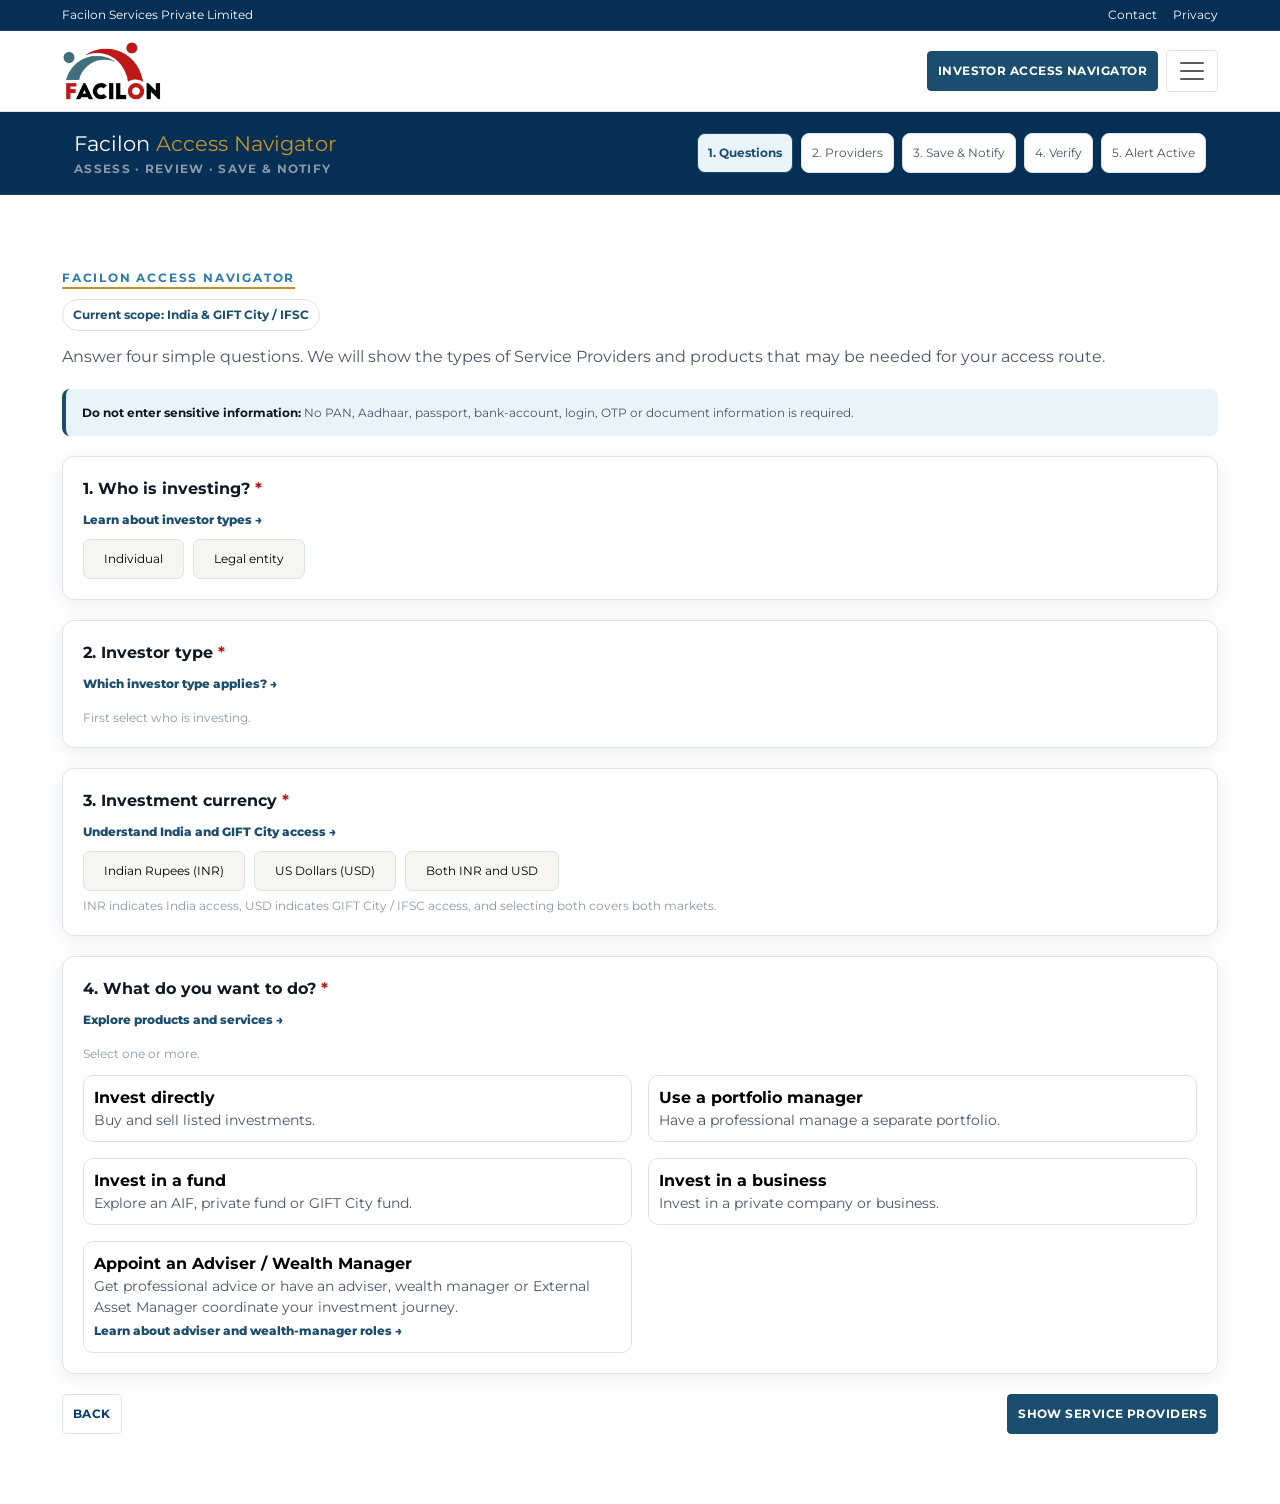
<file: navigator-save.html>
<!DOCTYPE html>
<html lang="en">

<head>
  <meta charset="UTF-8" />
  <meta name="viewport" content="width=device-width, initial-scale=1.0" />
  <meta name="robots" content="noindex" />
  <title>Save Your Access Route | Facilon Services</title>
  <link rel="icon" type="image/png" href="images/favicon.png">
  <link href="https://cdn.jsdelivr.net/npm/bootstrap@5.3.8/dist/css/bootstrap.min.css" rel="stylesheet">
  <link rel="stylesheet" href="fs-style.css">
  <link rel="stylesheet" href="assets/forms.css">
  <link rel="stylesheet" href="assets/navigator.css">
</head>

<body>
  <div class="topbar">
    <div class="container topbar-inner d-flex justify-content-between align-items-center flex-wrap gap-3 py-1">
      <div>Facilon Services Private Limited</div>
      <div class="topbar-links d-flex flex-wrap gap-3">
        <a href="contact.html">Contact</a>
        <a href="privacy-policy.html">Privacy</a>
      </div>
    </div>
  </div>
  <header class="nav navbar">
    <div class="container d-flex align-items-center justify-content-between">
      <a class="navbar-brand" href="index.html"><img src="images/logo.webp" alt="Facilon"></a>
      <div class="nav-actions d-flex align-items-center gap-2">
        <a class="btn btn-primary d-none d-sm-inline-flex" href="investor-access-navigator.html">Investor Access Navigator</a>
        <button class="navbar-toggler" type="button" data-bs-toggle="offcanvas" data-bs-target="#sidebarNav"
          aria-controls="sidebarNav" aria-label="Open menu"><span class="navbar-toggler-icon"></span></button>
      </div>
    </div>
  </header>
  <div class="offcanvas offcanvas-end sidebar-nav" tabindex="-1" id="sidebarNav" aria-labelledby="sidebarNavLabel">
    <div class="offcanvas-header">
      <a class="navbar-brand" href="index.html"><img src="images/logo.webp" alt="Facilon"></a>
      <button type="button" class="btn-close" data-bs-dismiss="offcanvas" aria-label="Close"></button>
    </div>
    <div class="offcanvas-body d-flex flex-column">
      <ul class="navbar-nav flex-grow-1" aria-label="Main navigation">
        <li class="nav-item"><a class="nav-link" href="./"><img src="images/icon/sb-img-0.webp" alt=""> Home</a></li>
        <li class="nav-item"><a class="nav-link" href="investor-access-navigator.html"><img src="images/icon/sb-img-1.webp" alt=""> Investor Access Navigator</a></li>
        <li class="nav-item"><a class="nav-link" href="for-service-providers.html"><img src="images/icon/sb-img-2.webp" alt=""> For Service Providers</a></li>
        <li class="nav-item"><a class="nav-link" href="how-facilon-works.html"><img src="images/icon/sb-img-3.webp" alt=""> How Facilon Works</a></li>
        <li class="nav-item"><a class="nav-link" href="learning-centre.html"><img src="images/icon/sb-img-4.webp" alt=""> Learning Centre</a></li>
        <li class="nav-item"><a class="nav-link" href="about-facilon.html"><img src="images/icon/sb-img-5.webp" alt=""> About Facilon</a></li>
        <li class="nav-item"><a class="nav-link" href="contact.html"><img src="images/icon/sb-img-6.webp" alt=""> Contact</a></li>
      </ul>
    </div>
  </div>

  <main class="nav-flow">
    <div class="container">
      <div class="steps">
        <div class="step done">1. Questions</div>
        <div class="step done">2. Providers</div>
        <div class="step active">3. Save &amp; Notify</div>
        <div class="step">4. Verify</div>
      </div>

      <div class="eyebrow">Save your access route</div>
      <div class="title">Save now. Add more information only when useful.</div>
      <div class="sub">Enter your details to save the result and optionally request an alert when a potentially relevant
        participating Service Provider becomes available.</div>

      <div class="grid2">
        <div>
          <div class="card">
            <div class="field" data-field="name"><label class="label">Name <span class="required">*</span></label>
              <input class="input" id="name" placeholder="Your name" type="text" />
              <div class="field-error" data-error="name"></div>
            </div>
            <div class="field" data-field="email"><label class="label">Email address <span class="required">*</span></label>
              <input class="input" id="email" placeholder="you@example.com" type="email" />
              <div class="field-error" data-error="email"></div>
            </div>
          </div>
          <div class="privacy-notice"><strong>Privacy notice summary</strong><br>Facilon will use your email address,
            Access Navigator answers, derived services/products, required-provider profile, provider-readiness
            selections, indicative document/KYC checklist and consent records to save and verify your Access Navigator
            and operate any requested provider-availability alert. Nothing is disclosed to a Service Provider at this
            stage. A later introduction requires a separate affirmative instruction and provider-specific consent.
            Review the <a href="/privacy-notice" rel="noopener noreferrer" target="_blank">Privacy Notice</a> or contact
            <a href="mailto:privacy@facilonservices.com">privacy@facilonservices.com</a>.</div>
          <div class="card">
            <div class="consent"><input id="c1" type="checkbox" />
              <div><strong>Save and alert consent <span class="required">*</span></strong><br />I consent to Facilon
                saving my access route and using my email to operate the provider-availability alert I have requested. I
                can stop the alert and withdraw consent at any time.</div>
            </div>
            <div class="consent"><input id="c2" type="checkbox" />
              <div><strong>Educational email updates (optional)</strong><br />I separately consent to educational updates
                about India, GIFT City and cross-border access routes.</div>
            </div>
            <div class="consent"><input id="c3" type="checkbox" />
              <div><strong>Indicative-result acknowledgement <span class="required">*</span></strong><br />I understand
                that this access route is informational only and is not investment advice, a recommendation, suitability
                determination or confirmation of eligibility.</div>
            </div>
            <div class="field-error" data-error="consent"></div>
          </div>
        </div>
        <div>
          <div class="card">
            <div class="impact-title">Access Navigator being saved</div>
            <div class="sumrow"><span>Navigator Scope</span><strong id="sScope">India &amp; GIFT City / IFSC</strong></div>
            <div class="sumrow"><span>Investor Type</span><strong id="sType"></strong></div>
            <div class="sumrow"><span>Investment currency</span><strong id="sCurrency"></strong></div>
            <div class="sumrow"><span>Market</span><strong id="sMarket"></strong></div>
            <div class="sumrow"><span>Investment intention</span><strong id="sIntent"></strong></div>
            <div class="sumrow"><span>Providers already in place</span><strong id="sProvidersInPlace"></strong></div>
            <div class="sumrow"><span>Providers still required</span><strong id="sProvidersRemaining"></strong></div>
            <div class="sumrow"><span>Indicative KYC &amp; documents</span><strong id="sDocuments"></strong></div>
            <div class="sumrow hidden" id="sBankingRow"><span>NRI/OCI banking guidance</span><strong id="sBanking"></strong></div>
            <div class="sumrow"><span>Help requested</span><strong id="sHelp"></strong></div>
          </div>
          <div class="status"><strong>No identity or access route information will be shared with a future provider at
              this stage.</strong> Facilon will seek a separate provider-specific instruction and fresh consent before
            any introduction.</div>
        </div>
      </div>

      <div class="fac-nav-investor-form-sec">
        <a class="btn btn-outline" href="investor-access-navigator.html#assessment">My Access Route</a>
        <button class="btn btn-primary" id="saveVerifyBtn" onclick="submitRegistration()">Save and Verify Email</button>
      </div>
    </div>
  </main>

  <footer class="footer">
    <div class="container">
      <div class="footer-bottom d-flex justify-content-between flex-wrap gap-3" style="border-top:0">
        <div>© <span id="year"></span> Facilon Services Private Limited. All rights reserved.</div>
        <div>Final investor acceptance and regulated decisions remain with the relevant Service Provider.</div>
      </div>
    </div>
  </footer>

  <script src="https://cdn.jsdelivr.net/npm/bootstrap@5.3.8/dist/js/bootstrap.bundle.min.js"></script>
  <script src="assets/forms.js"></script>
  <script>
    document.getElementById("year").textContent = new Date().getFullYear();

    // Require a completed profile; otherwise send the user back to the start.
    var nav = FacilonForms.load("facilon_nav");
    if (!nav || !nav.profile) {
      location.replace("investor-access-navigator.html#assessment");
    } else {
      renderSummary(nav.profile);
    }

    function renderSummary(p) {
      var $ = function (id) { return document.getElementById(id); };
      $("sType").textContent = p.investorType || "";
      $("sCurrency").textContent = p.currency || "";
      $("sMarket").textContent = p.market || "";
      $("sIntent").textContent = p.intention || "";
      $("sProvidersInPlace").textContent = (p.providersInPlace || []).length ? p.providersInPlace.map(function (x) { return x.market + ": " + x.name; }).join(", ") : "None";
      $("sProvidersRemaining").textContent = (p.providersRemaining || []).length ? p.providersRemaining.map(function (x) { return x.market + ": " + x.name; }).join(", ") : "None";
      var docCount = (p.coreKycDocuments || []).length + (p.providerSpecificDocuments || []).reduce(function (n, x) { return n + (x.documents || []).length; }, 0);
      $("sDocuments").textContent = (p.coreKycDocuments || []).length + " core KYC items + " + (docCount - (p.coreKycDocuments || []).length) + " provider-specific document items saved";
      if (p.nriOciBankingGuidance) { $("sBankingRow").classList.remove("hidden"); $("sBanking").textContent = p.nriOciBankingGuidance; }
      $("sHelp").textContent = p.helpRequested || "No response";
    }

    async function submitRegistration() {
      FacilonForms.clearAll(document);
      var name = document.getElementById("name").value.trim();
      var email = document.getElementById("email").value.trim();
      var c1 = document.getElementById("c1").checked;
      var c2 = document.getElementById("c2").checked;
      var c3 = document.getElementById("c3").checked;

      var errs = {};
      if (!name) errs.name = "Please enter your name.";
      else if (!FacilonForms.isName(name)) errs.name = "Name cannot contain numbers or special characters.";
      if (!/^[^\s@]+@[^\s@]+\.[^\s@]+$/.test(email)) errs.email = "Please enter a valid email address.";
      if (!c1 || !c3) errs.consent = "Please accept the required confirmations (marked *) to continue.";
      if (Object.keys(errs).length) { FacilonForms.showErrors(errs, document); FacilonForms.toast("Please complete the required fields to continue."); return; }

      var btn = document.getElementById("saveVerifyBtn");
      var label = btn.textContent;
      btn.disabled = true; btn.textContent = "Sending code…";

      var res = await FacilonForms.post("api/send-otp.php", { email: email, name: name, consentSave: c1, consentAck: c3 });

      btn.disabled = false; btn.textContent = label;
      if (!res.ok) {
        if (res.data && res.data.errors) FacilonForms.showErrors(res.data.errors, document);
        FacilonForms.toast((res.data && res.data.message) || "We could not send the verification code. Please try again.");
        return;
      }

      FacilonForms.save("facilon_reg", { email: email, name: name, consentEducational: c2, token: res.data.token || "" });
      location.href = "navigator-verify.html";
    }
  </script>
</body>

</html>
</file>
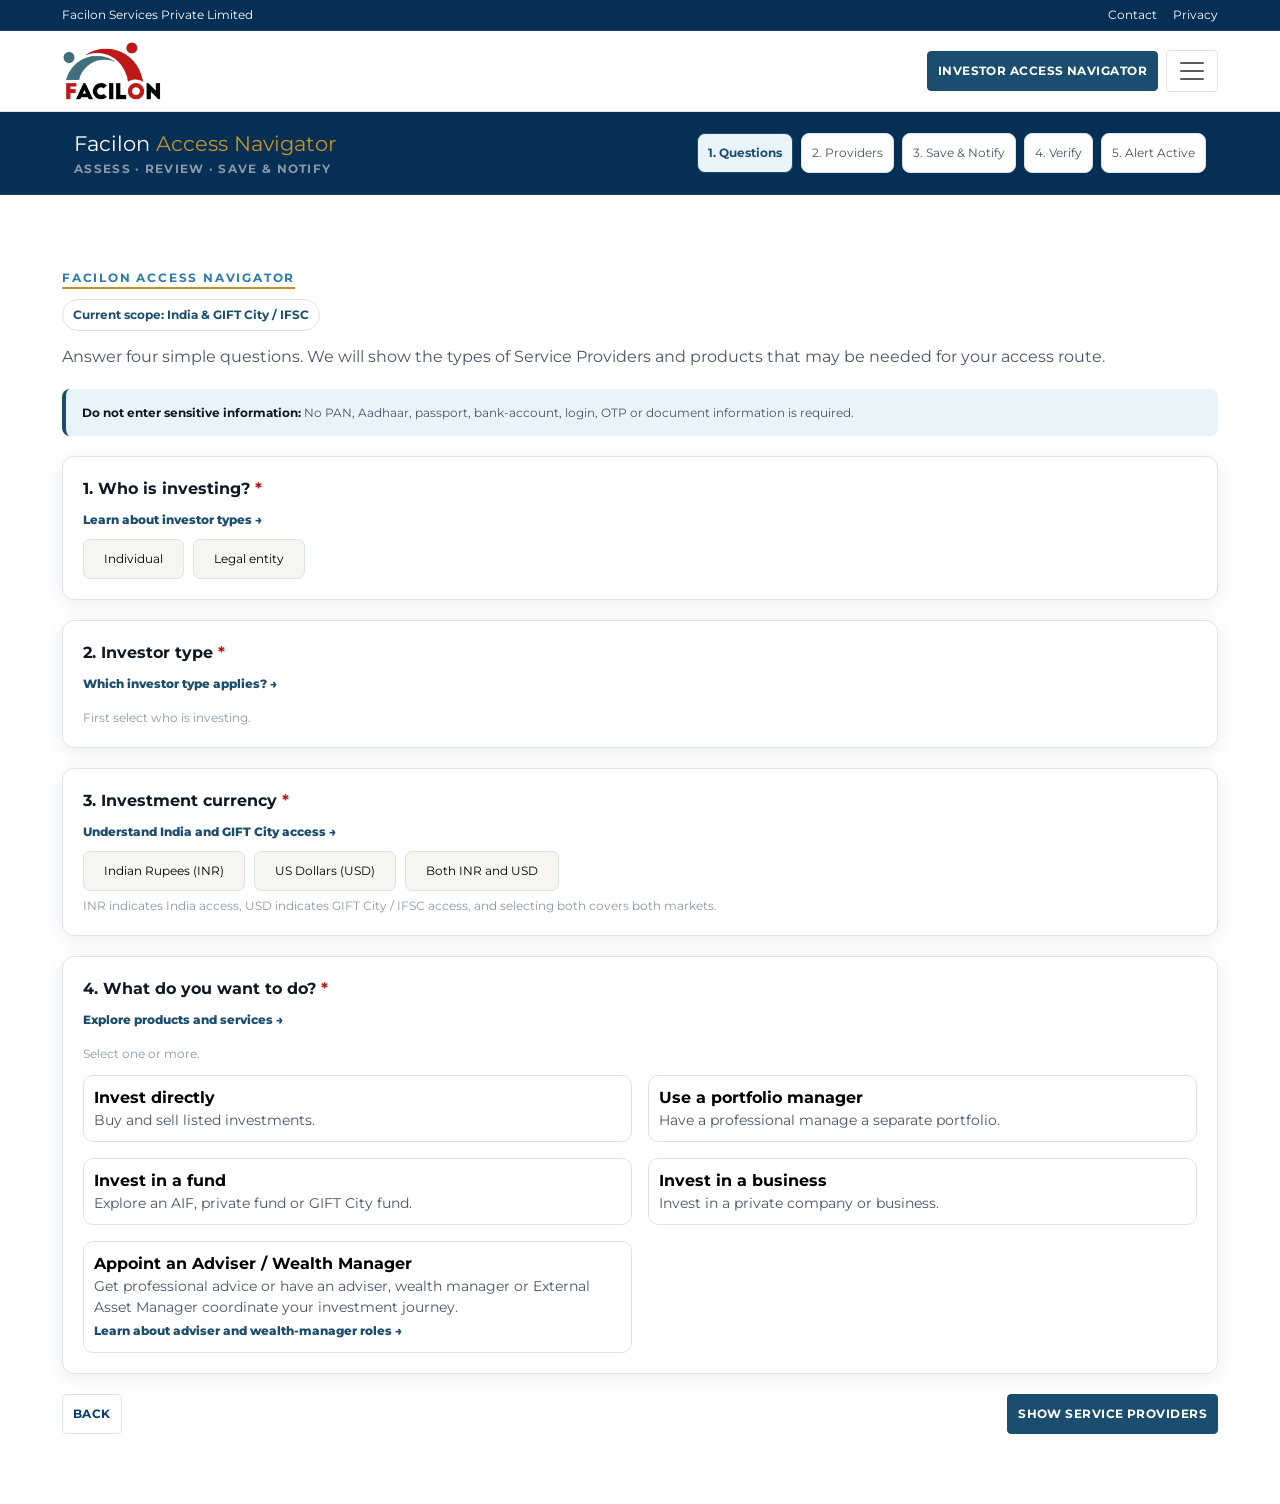
<file: navigator-success.html>
<!DOCTYPE html>
<html lang="en">

<head>
  <meta charset="UTF-8" />
  <meta name="viewport" content="width=device-width, initial-scale=1.0" />
  <meta name="robots" content="noindex" />
  <title>Access Navigator Saved | Facilon Services</title>
  <link rel="icon" type="image/png" href="images/favicon.png">
  <link href="https://cdn.jsdelivr.net/npm/bootstrap@5.3.8/dist/css/bootstrap.min.css" rel="stylesheet">
  <link rel="stylesheet" href="fs-style.css">
  <link rel="stylesheet" href="assets/forms.css">
  <link rel="stylesheet" href="assets/navigator.css">
</head>

<body>
  <div class="topbar">
    <div class="container topbar-inner d-flex justify-content-between align-items-center flex-wrap gap-3 py-1">
      <div>Facilon Services Private Limited</div>
      <div class="topbar-links d-flex flex-wrap gap-3">
        <a href="contact.html">Contact</a>
        <a href="privacy-policy.html">Privacy</a>
      </div>
    </div>
  </div>
  <header class="nav navbar">
    <div class="container d-flex align-items-center justify-content-between">
      <a class="navbar-brand" href="index.html"><img src="images/logo.webp" alt="Facilon"></a>
      <div class="nav-actions d-flex align-items-center gap-2">
        <a class="btn btn-primary d-none d-sm-inline-flex" href="investor-access-navigator.html">Investor Access Navigator</a>
        <button class="navbar-toggler" type="button" data-bs-toggle="offcanvas" data-bs-target="#sidebarNav"
          aria-controls="sidebarNav" aria-label="Open menu"><span class="navbar-toggler-icon"></span></button>
      </div>
    </div>
  </header>
  <div class="offcanvas offcanvas-end sidebar-nav" tabindex="-1" id="sidebarNav" aria-labelledby="sidebarNavLabel">
    <div class="offcanvas-header">
      <a class="navbar-brand" href="index.html"><img src="images/logo.webp" alt="Facilon"></a>
      <button type="button" class="btn-close" data-bs-dismiss="offcanvas" aria-label="Close"></button>
    </div>
    <div class="offcanvas-body d-flex flex-column">
      <ul class="navbar-nav flex-grow-1" aria-label="Main navigation">
        <li class="nav-item"><a class="nav-link" href="./"><img src="images/icon/sb-img-0.webp" alt=""> Home</a></li>
        <li class="nav-item"><a class="nav-link" href="investor-access-navigator.html"><img src="images/icon/sb-img-1.webp" alt=""> Investor Access Navigator</a></li>
        <li class="nav-item"><a class="nav-link" href="for-service-providers.html"><img src="images/icon/sb-img-2.webp" alt=""> For Service Providers</a></li>
        <li class="nav-item"><a class="nav-link" href="how-facilon-works.html"><img src="images/icon/sb-img-3.webp" alt=""> How Facilon Works</a></li>
        <li class="nav-item"><a class="nav-link" href="learning-centre.html"><img src="images/icon/sb-img-4.webp" alt=""> Learning Centre</a></li>
        <li class="nav-item"><a class="nav-link" href="about-facilon.html"><img src="images/icon/sb-img-5.webp" alt=""> About Facilon</a></li>
        <li class="nav-item"><a class="nav-link" href="contact.html"><img src="images/icon/sb-img-6.webp" alt=""> Contact</a></li>
      </ul>
    </div>
  </div>

  <main class="nav-flow">
    <div class="container">
      <div class="success">
        <div class="success-icon">✓</div>
        <div class="eyebrow">Provider alert activated</div>
        <div class="title">Your Facilon Access Navigator has been saved</div>
        <div class="sub" style="margin-left:auto;margin-right:auto">We will notify you if a participating Service Provider
          is registered whose declared capabilities broadly align with your saved requirement profile.</div>
        <div class="profile-summary">
          <div class="sumrow"><span>Alert reference</span><strong id="fRef">—</strong></div>
          <div class="sumrow"><span>Email</span><strong id="finalEmail"></strong></div>
          <div class="sumrow"><span>Investor Type</span><strong id="fType"></strong></div>
          <div class="sumrow"><span>Market</span><strong id="fMarket"></strong></div>
          <div class="sumrow"><span>Requirement</span><strong id="fRequirement"></strong></div>
          <div class="sumrow"><span>Status</span><strong style="color:var(--green)">Active</strong></div>
        </div>
        <div class="fac-nav-investor-form-sec" style="justify-content:center">
          <a class="btn btn-outline" href="index.html">Return to Home</a>
          <a class="btn btn-primary" href="learning-centre.html">Visit the Learning Centre</a>
        </div>
        <div class="phase2"><strong>When Facilon Appoint launches:</strong> an availability alert can invite you to review
          the relevant provider profile. Your identity will be shared only after you take a provider-specific action and
          provide fresh consent.</div>
        <div class="disclaimer">You can pause alerts, change communication preferences, unsubscribe from optional
          educational updates, withdraw consent or request correction or deletion of the saved profile through the link
          provided in each communication or by contacting privacy@facilonservices.com. Withdrawal will not affect
          processing already lawfully completed, and limited evidence may be retained where required by law, security or
          dispute-management needs.</div>
      </div>
    </div>
  </main>

  <footer class="footer">
    <div class="container">
      <div class="footer-bottom d-flex justify-content-between flex-wrap gap-3" style="border-top:0">
        <div>© <span id="year"></span> Facilon Services Private Limited. All rights reserved.</div>
        <div>Final investor acceptance and regulated decisions remain with the relevant Service Provider.</div>
      </div>
    </div>
  </footer>

  <script src="https://cdn.jsdelivr.net/npm/bootstrap@5.3.8/dist/js/bootstrap.bundle.min.js"></script>
  <script src="assets/forms.js"></script>
  <script>
    document.getElementById("year").textContent = new Date().getFullYear();

    // Require a completed submission result; otherwise send back to the start.
    var done = FacilonForms.load("facilon_done");
    if (!done || !done.reference) {
      location.replace("investor-access-navigator.html#assessment");
    } else {
      document.getElementById("fRef").textContent = done.reference;
      document.getElementById("finalEmail").textContent = done.email || "";
      document.getElementById("fType").textContent = done.investorType || "";
      document.getElementById("fMarket").textContent = done.market || "";
      document.getElementById("fRequirement").textContent = done.requirement || "";
    }
  </script>
</body>

</html>
</file>
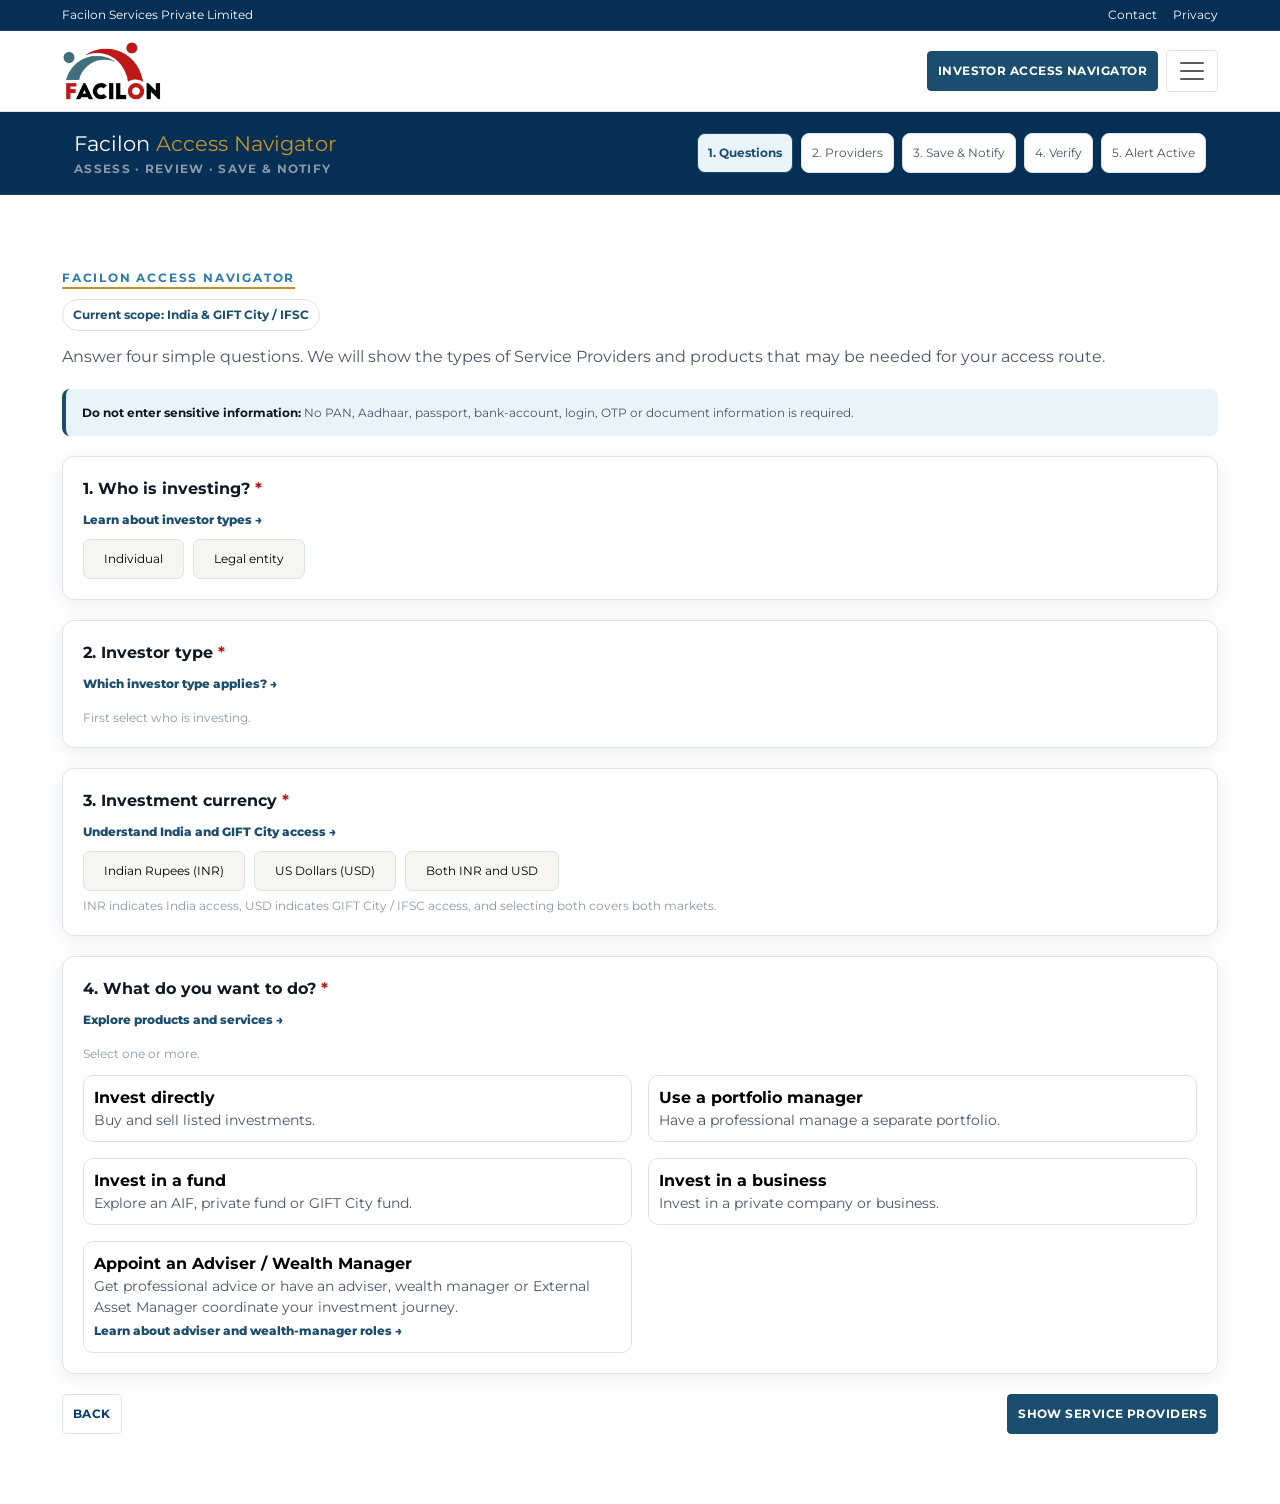
<file: navigator-verify.html>
<!DOCTYPE html>
<html lang="en">

<head>
  <meta charset="UTF-8" />
  <meta name="viewport" content="width=device-width, initial-scale=1.0" />
  <meta name="robots" content="noindex" />
  <title>Verify Your Email | Facilon Services</title>
  <link rel="icon" type="image/png" href="images/favicon.png">
  <link href="https://cdn.jsdelivr.net/npm/bootstrap@5.3.8/dist/css/bootstrap.min.css" rel="stylesheet">
  <link rel="stylesheet" href="fs-style.css">
  <link rel="stylesheet" href="assets/forms.css">
  <link rel="stylesheet" href="assets/navigator.css">
</head>

<body>
  <div class="topbar">
    <div class="container topbar-inner d-flex justify-content-between align-items-center flex-wrap gap-3 py-1">
      <div>Facilon Services Private Limited</div>
      <div class="topbar-links d-flex flex-wrap gap-3">
        <a href="contact.html">Contact</a>
        <a href="privacy-policy.html">Privacy</a>
      </div>
    </div>
  </div>
  <header class="nav navbar">
    <div class="container d-flex align-items-center justify-content-between">
      <a class="navbar-brand" href="index.html"><img src="images/logo.webp" alt="Facilon"></a>
      <div class="nav-actions d-flex align-items-center gap-2">
        <a class="btn btn-primary d-none d-sm-inline-flex" href="investor-access-navigator.html">Investor Access Navigator</a>
        <button class="navbar-toggler" type="button" data-bs-toggle="offcanvas" data-bs-target="#sidebarNav"
          aria-controls="sidebarNav" aria-label="Open menu"><span class="navbar-toggler-icon"></span></button>
      </div>
    </div>
  </header>
  <div class="offcanvas offcanvas-end sidebar-nav" tabindex="-1" id="sidebarNav" aria-labelledby="sidebarNavLabel">
    <div class="offcanvas-header">
      <a class="navbar-brand" href="index.html"><img src="images/logo.webp" alt="Facilon"></a>
      <button type="button" class="btn-close" data-bs-dismiss="offcanvas" aria-label="Close"></button>
    </div>
    <div class="offcanvas-body d-flex flex-column">
      <ul class="navbar-nav flex-grow-1" aria-label="Main navigation">
        <li class="nav-item"><a class="nav-link" href="./"><img src="images/icon/sb-img-0.webp" alt=""> Home</a></li>
        <li class="nav-item"><a class="nav-link" href="investor-access-navigator.html"><img src="images/icon/sb-img-1.webp" alt=""> Investor Access Navigator</a></li>
        <li class="nav-item"><a class="nav-link" href="for-service-providers.html"><img src="images/icon/sb-img-2.webp" alt=""> For Service Providers</a></li>
        <li class="nav-item"><a class="nav-link" href="how-facilon-works.html"><img src="images/icon/sb-img-3.webp" alt=""> How Facilon Works</a></li>
        <li class="nav-item"><a class="nav-link" href="learning-centre.html"><img src="images/icon/sb-img-4.webp" alt=""> Learning Centre</a></li>
        <li class="nav-item"><a class="nav-link" href="about-facilon.html"><img src="images/icon/sb-img-5.webp" alt=""> About Facilon</a></li>
        <li class="nav-item"><a class="nav-link" href="contact.html"><img src="images/icon/sb-img-6.webp" alt=""> Contact</a></li>
      </ul>
    </div>
  </div>

  <main class="nav-flow">
    <div class="container">
      <div class="steps">
        <div class="step done">1. Questions</div>
        <div class="step done">2. Providers</div>
        <div class="step done">3. Save &amp; Notify</div>
        <div class="step active">4. Verify</div>
      </div>

      <div class="verify-box">
        <div class="mailicon">✉️</div>
        <div class="eyebrow" style="margin-top:14px">Verify your email</div>
        <div class="title">Enter the verification code</div>
        <div class="sub" style="margin-left:auto;margin-right:auto">A six-digit verification code has been sent to
          <strong id="verifyEmail"></strong>. Verification confirms control of the email address and activates your
          provider-availability alert.</div>
        <div class="legal-banner" style="text-align:left"><strong>Security reminder:</strong> Facilon will not ask you
          to disclose this code to a person over a call, message or email. The code is used only to verify this request.</div>
        <div class="code" id="otpInputs">
          <input maxlength="1" inputmode="numeric" autocomplete="one-time-code" />
          <input maxlength="1" inputmode="numeric" />
          <input maxlength="1" inputmode="numeric" />
          <input maxlength="1" inputmode="numeric" />
          <input maxlength="1" inputmode="numeric" />
          <input maxlength="1" inputmode="numeric" />
        </div>
        <div class="field-error" data-error="otp" style="text-align:center"></div>
        <button class="btn btn-primary" id="verifyBtn" onclick="verifyOtp()">Verify and Activate Alert</button>
        <div class="help" style="margin-top:14px">Enter the 6-digit code we emailed you. It expires in 10 minutes.</div>
        <div class="fac-nav-investor-form-sec" style="margin-top:16px">
          <a class="btn btn-outline" href="navigator-save.html">Change Email</a>
          <button class="btn btn-primary" id="resendBtn" onclick="resendOtp()">Resend Code</button>
        </div>
      </div>
    </div>
  </main>

  <footer class="footer">
    <div class="container">
      <div class="footer-bottom d-flex justify-content-between flex-wrap gap-3" style="border-top:0">
        <div>© <span id="year"></span> Facilon Services Private Limited. All rights reserved.</div>
        <div>Final investor acceptance and regulated decisions remain with the relevant Service Provider.</div>
      </div>
    </div>
  </footer>

  <script src="https://cdn.jsdelivr.net/npm/bootstrap@5.3.8/dist/js/bootstrap.bundle.min.js"></script>
  <script src="assets/forms.js"></script>
  <script>
    document.getElementById("year").textContent = new Date().getFullYear();

    // Require both the profile and a pending registration (with a token).
    var nav = FacilonForms.load("facilon_nav");
    var reg = FacilonForms.load("facilon_reg");
    if (!nav || !nav.profile) {
      location.replace("investor-access-navigator.html#assessment");
    } else if (!reg || !reg.token) {
      location.replace("navigator-save.html");
    } else {
      document.getElementById("verifyEmail").textContent = reg.email || "";
    }

    function otpFields() { return Array.prototype.slice.call(document.querySelectorAll("#otpInputs input")); }
    function otpValue() { return otpFields().map(function (i) { return i.value.trim(); }).join(""); }
    function clearOtpInputs() { otpFields().forEach(function (i) { i.value = ""; }); var f = otpFields()[0]; if (f) f.focus(); }

    async function verifyOtp() {
      FacilonForms.clearError("otp");
      var code = otpValue();
      if (!/^\d{6}$/.test(code)) { FacilonForms.showError("otp", "Please enter the 6-digit verification code."); FacilonForms.toast("Please enter the 6-digit verification code."); return; }

      var btn = document.getElementById("verifyBtn");
      var label = btn.textContent;
      btn.disabled = true; btn.textContent = "Verifying…";

      var payload = Object.assign({}, nav.profile, {
        email: reg.email, name: reg.name, personType: nav.personType,
        consentSave: true, consentEducational: !!reg.consentEducational, consentAck: true,
        fullProfile: nav.profile, token: reg.token, code: code
      });

      var res = await FacilonForms.post("api/submit-navigator.php", payload);
      btn.disabled = false; btn.textContent = label;

      if (!res.ok) {
        if (res.data && res.data.errors) FacilonForms.showErrors(res.data.errors, document);
        FacilonForms.toast((res.data && res.data.message) || "Verification failed. Please try again.");
        return;
      }

      var p = nav.profile;
      FacilonForms.save("facilon_done", {
        reference: res.data.reference || "",
        email: reg.email,
        investorType: p.investorType,
        market: p.market,
        requirement: (p.servicesProducts || []).map(function (x) { return x.service; }).join(", ") +
          " | Remaining providers: " + (p.providersRemaining || []).length + " | Help: " + p.helpRequested
      });
      FacilonForms.drop("facilon_nav");
      FacilonForms.drop("facilon_reg");
      location.href = "navigator-success.html";
    }

    async function resendOtp() {
      var btn = document.getElementById("resendBtn");
      var label = btn.textContent;
      btn.disabled = true; btn.textContent = "Sending…";
      var res = await FacilonForms.post("api/send-otp.php", { email: reg.email, name: reg.name, consentSave: true, consentAck: true });
      btn.disabled = false; btn.textContent = label;
      if (!res.ok) { FacilonForms.toast((res.data && res.data.message) || "Could not resend the code. Please try again."); return; }
      reg.token = res.data.token || "";
      FacilonForms.save("facilon_reg", reg);
      clearOtpInputs();
      FacilonForms.toast("A new verification code has been sent to " + reg.email + ".", "success");
    }

    // OTP input UX: digits only, auto-advance, backspace, paste.
    otpFields().forEach(function (inp, idx, arr) {
      inp.addEventListener("input", function () {
        inp.value = inp.value.replace(/\D/g, "").slice(0, 1);
        if (inp.value && idx < arr.length - 1) arr[idx + 1].focus();
        FacilonForms.clearError("otp");
      });
      inp.addEventListener("keydown", function (e) {
        if (e.key === "Backspace" && !inp.value && idx > 0) arr[idx - 1].focus();
      });
      inp.addEventListener("paste", function (e) {
        e.preventDefault();
        var d = ((e.clipboardData || window.clipboardData).getData("text") || "").replace(/\D/g, "").slice(0, 6);
        if (!d) return;
        arr.forEach(function (x, i) { x.value = d[i] || ""; });
        (arr[Math.min(d.length, arr.length) - 1] || arr[0]).focus();
      });
    });
  </script>
</body>

</html>
</file>
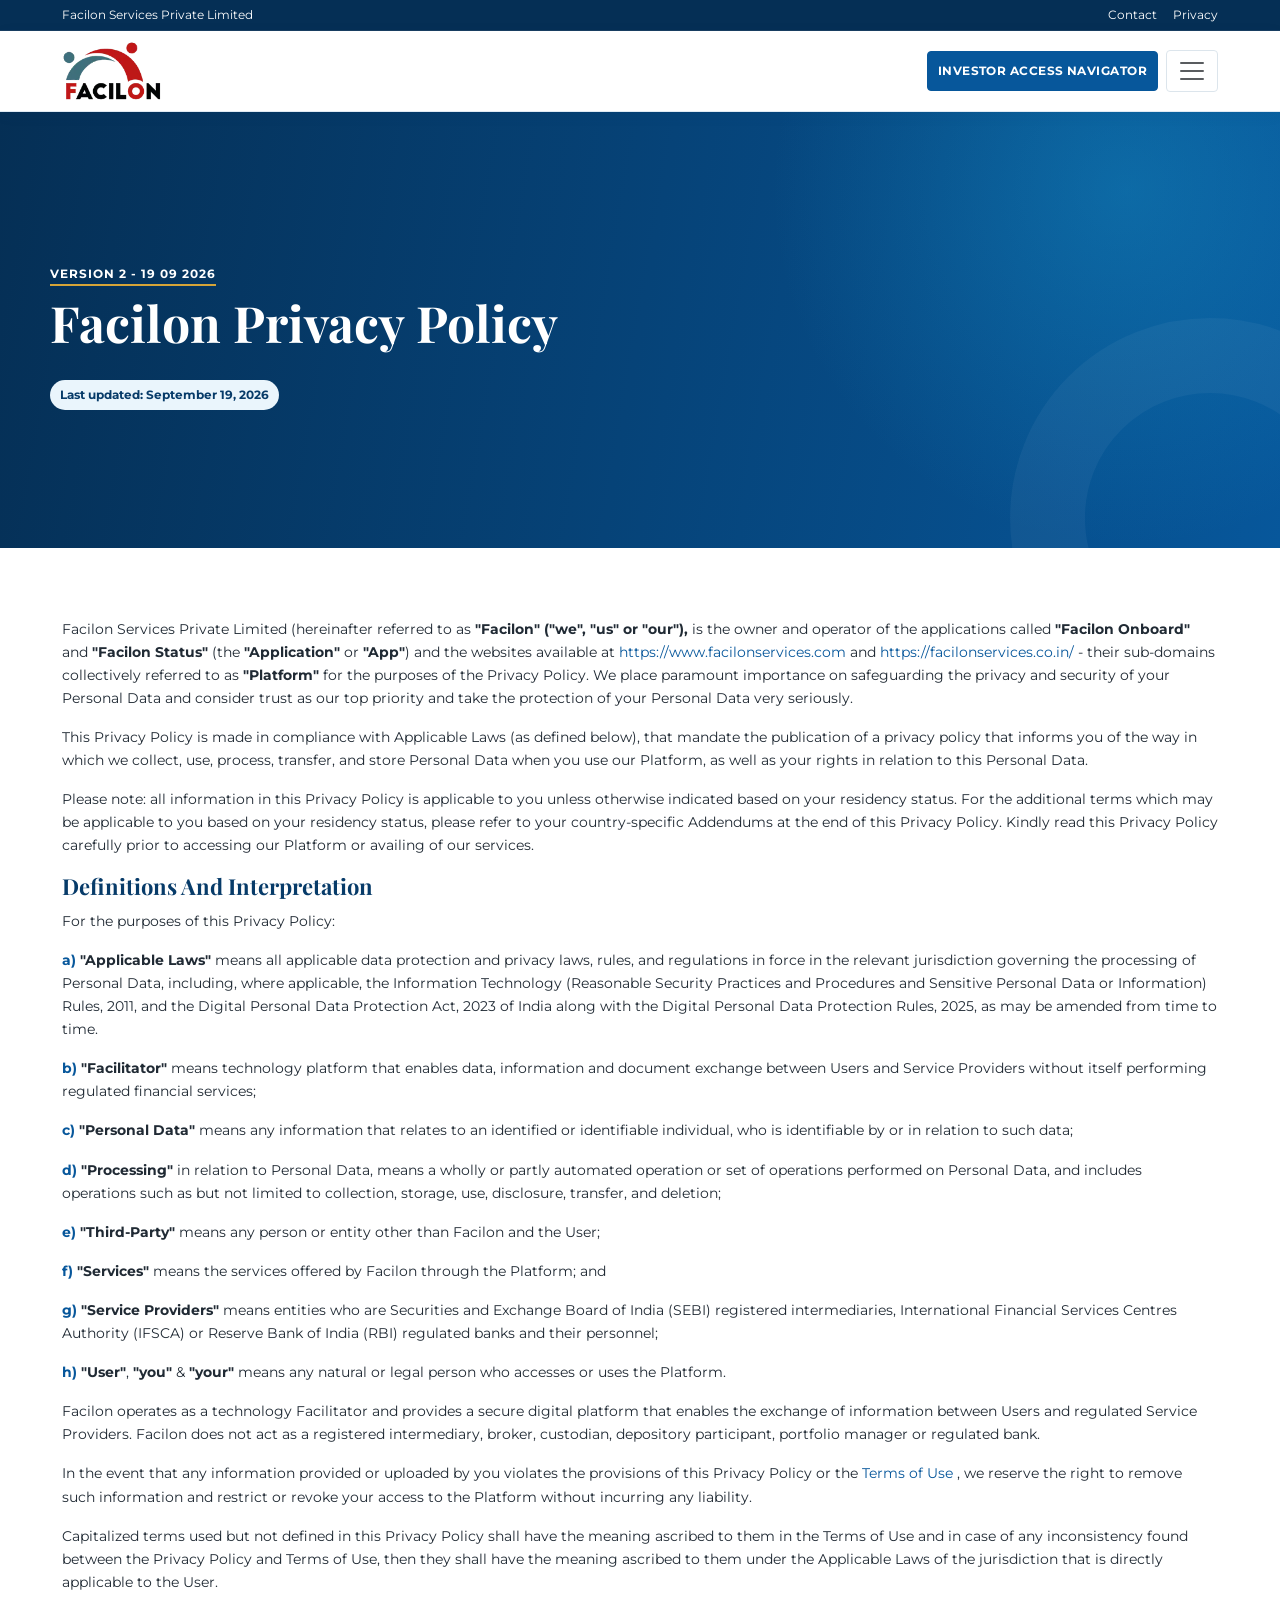
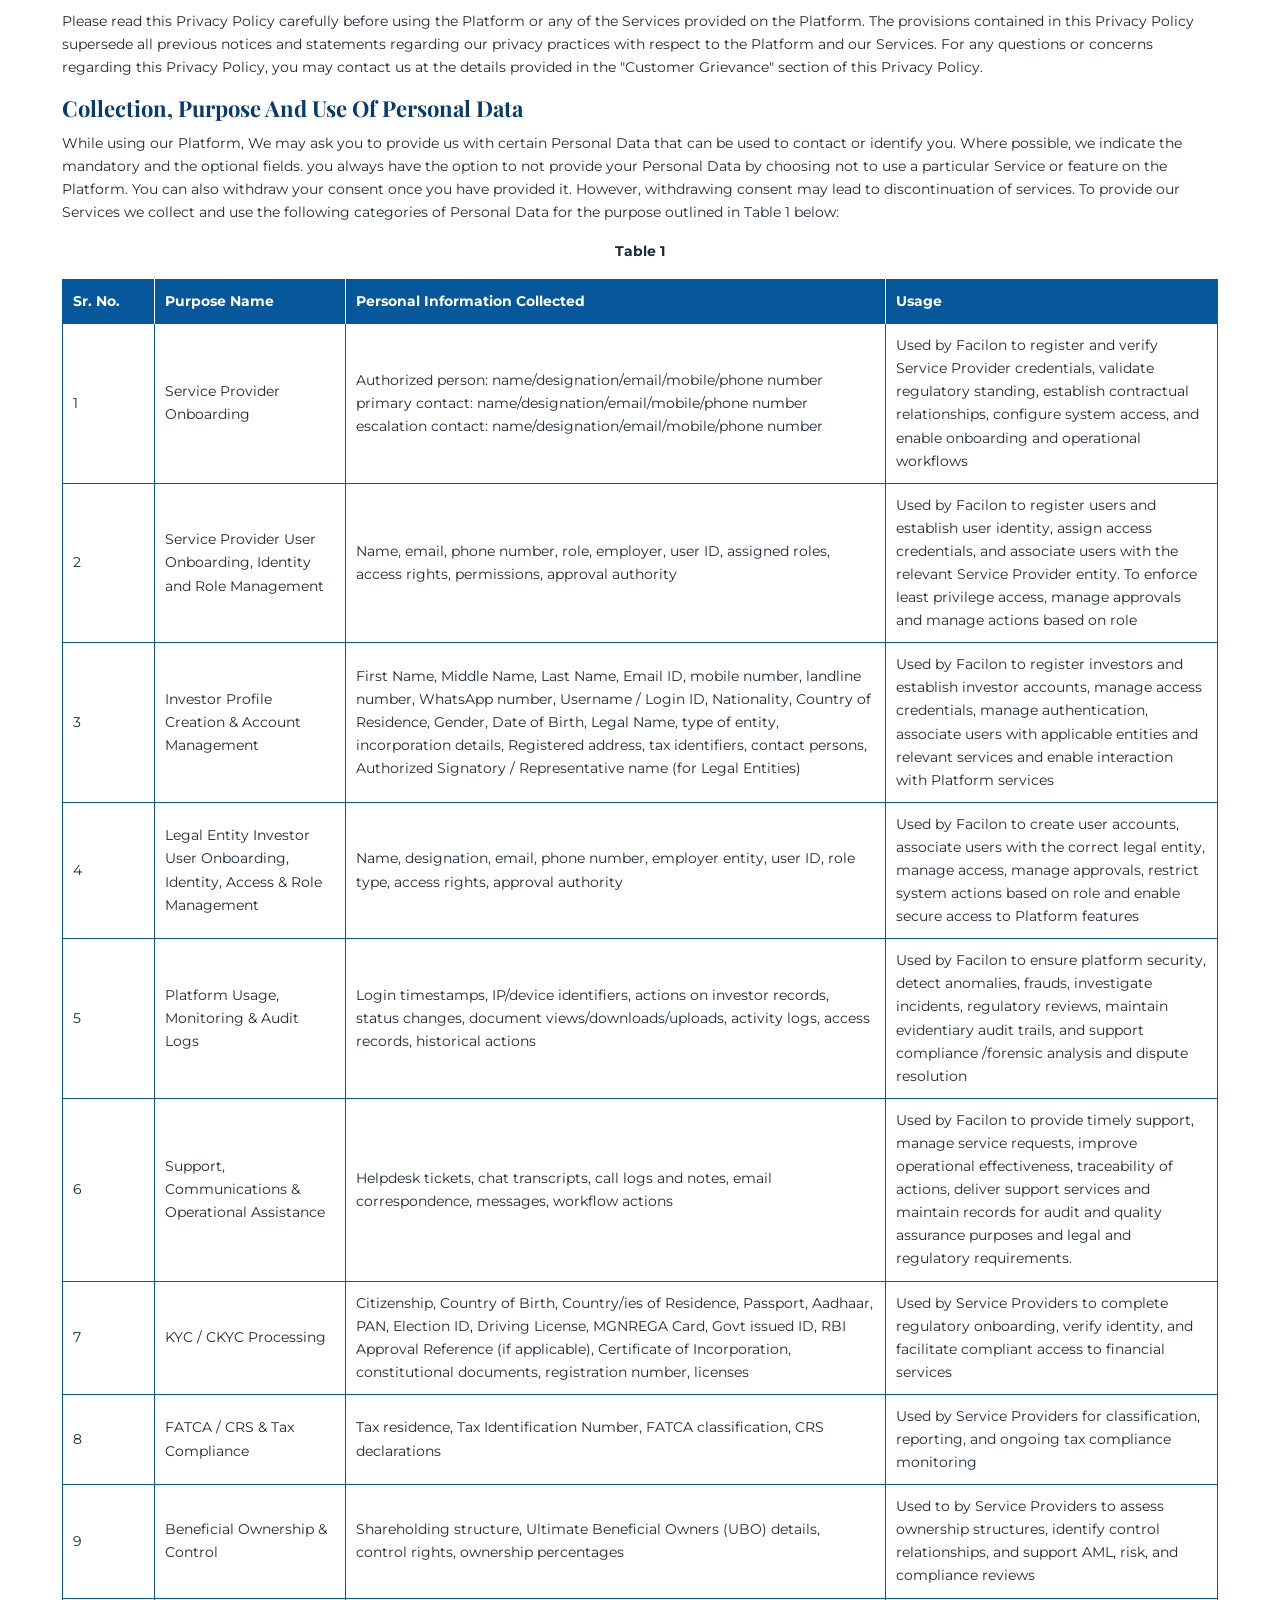
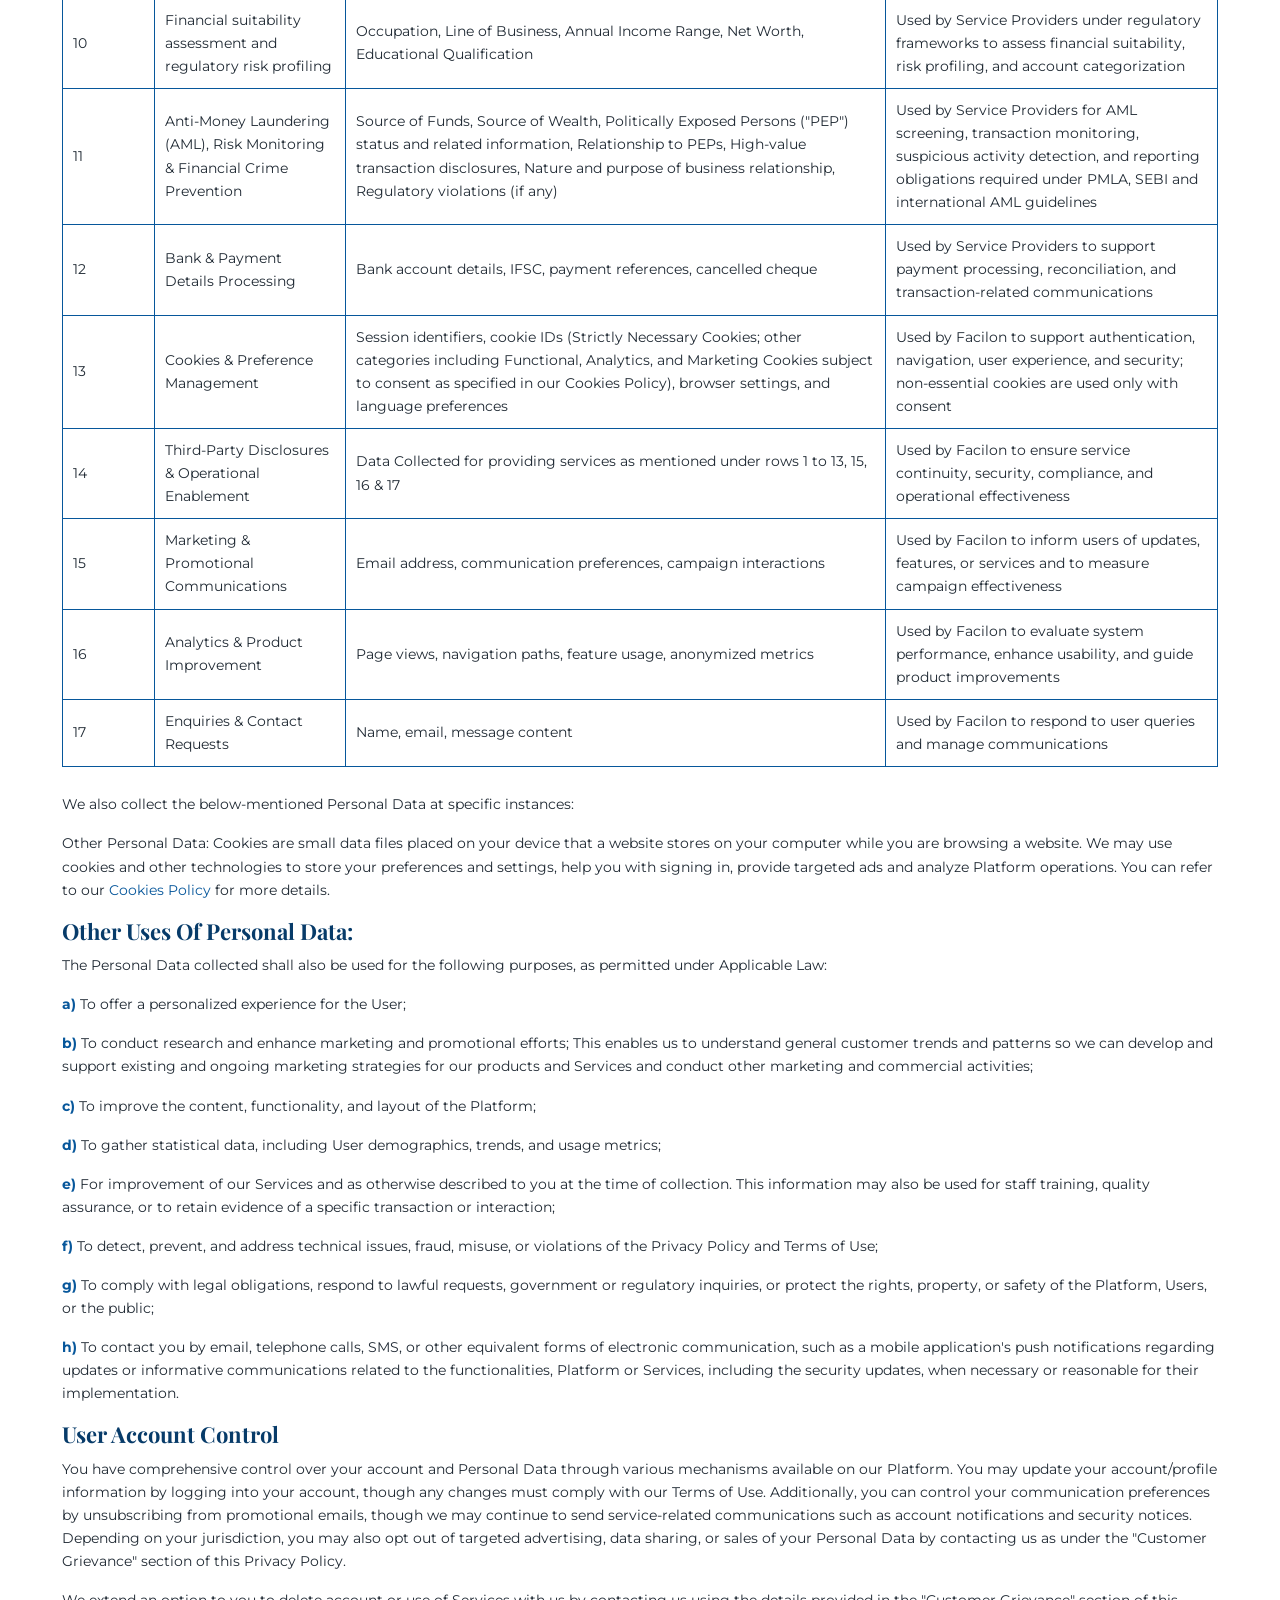
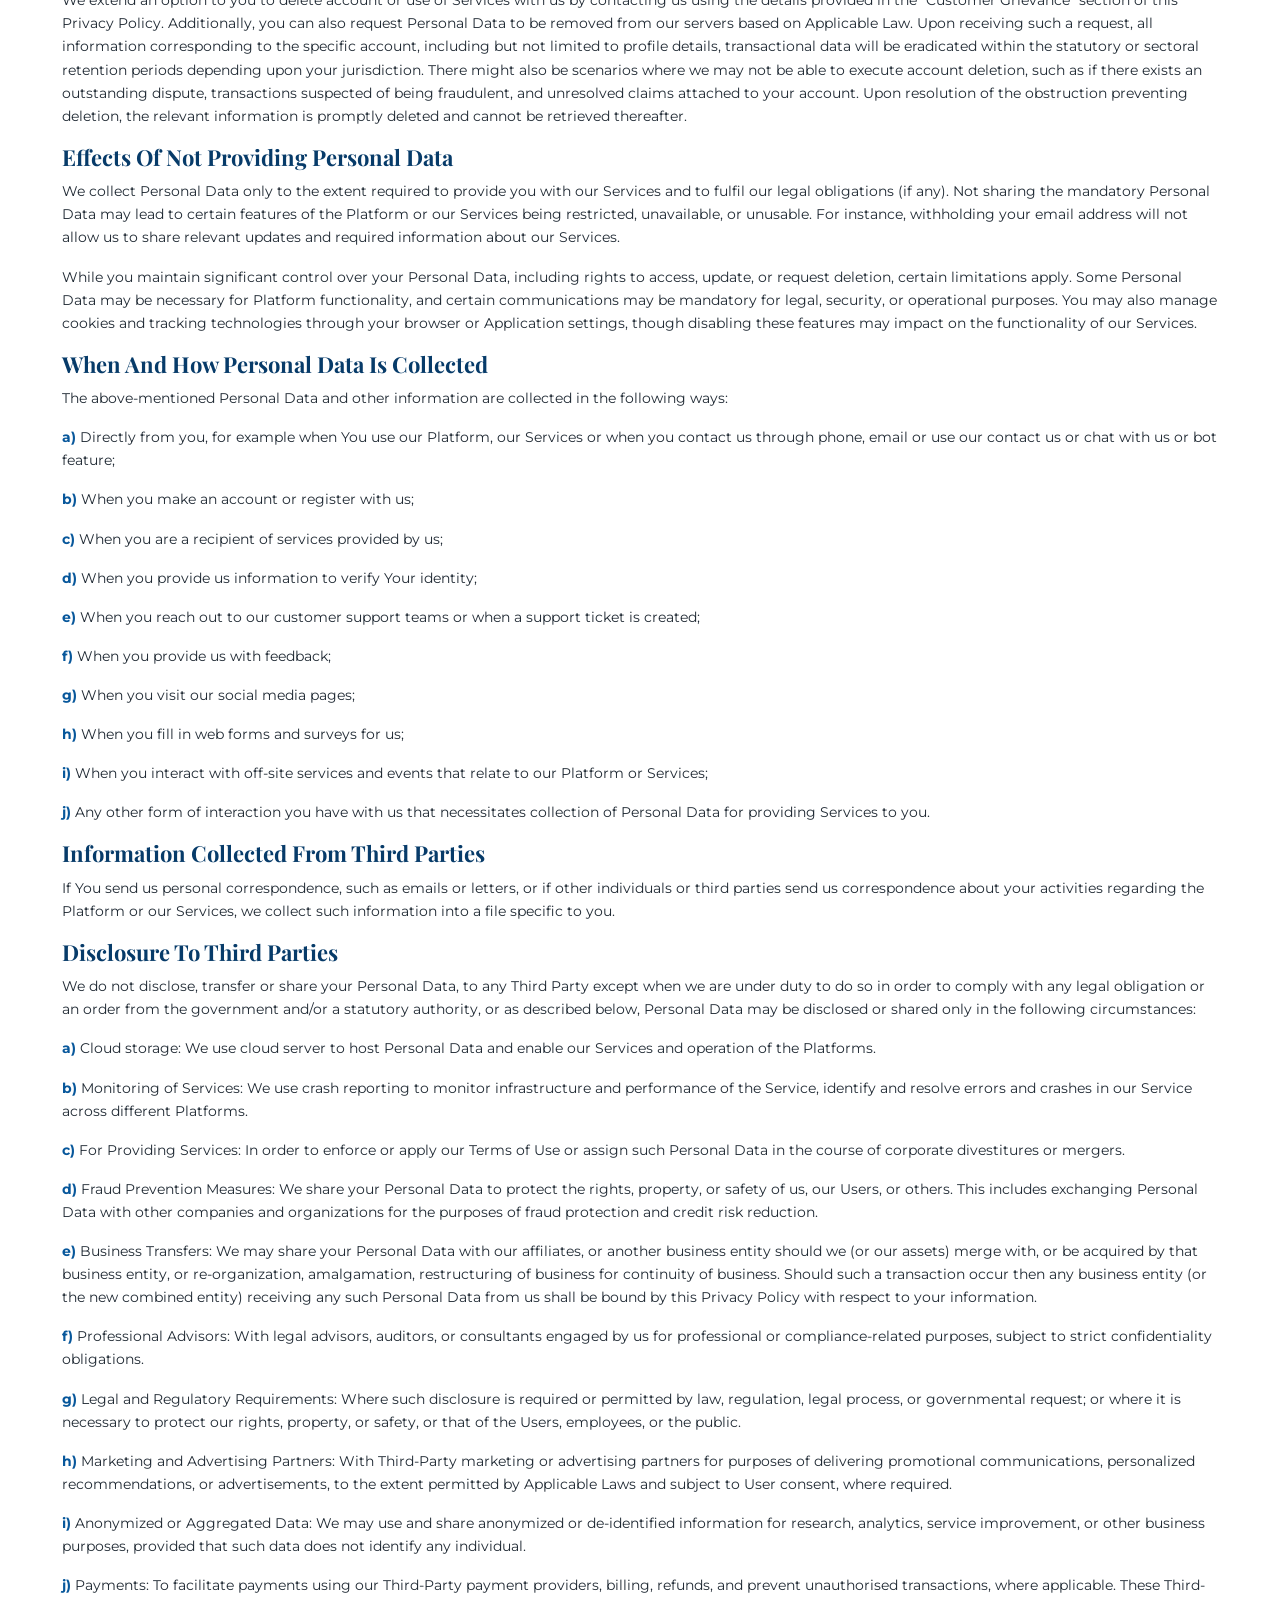
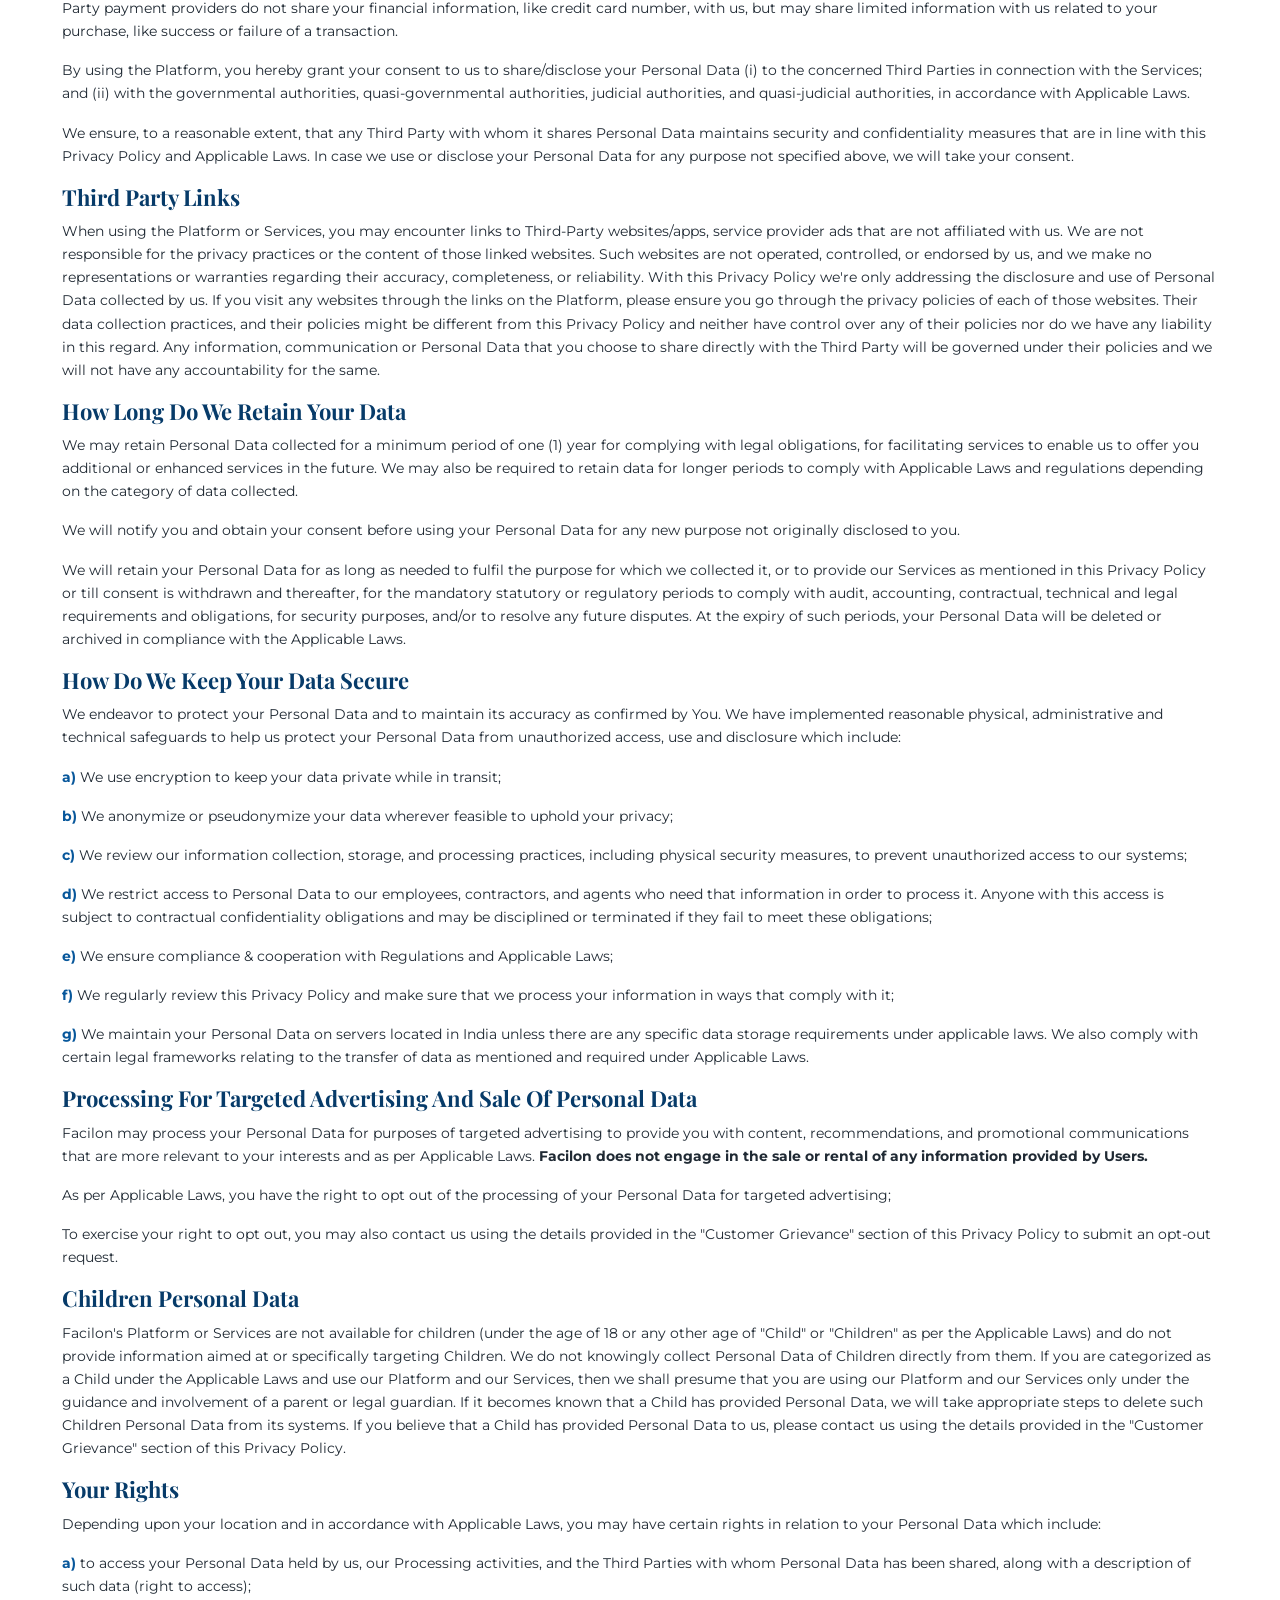
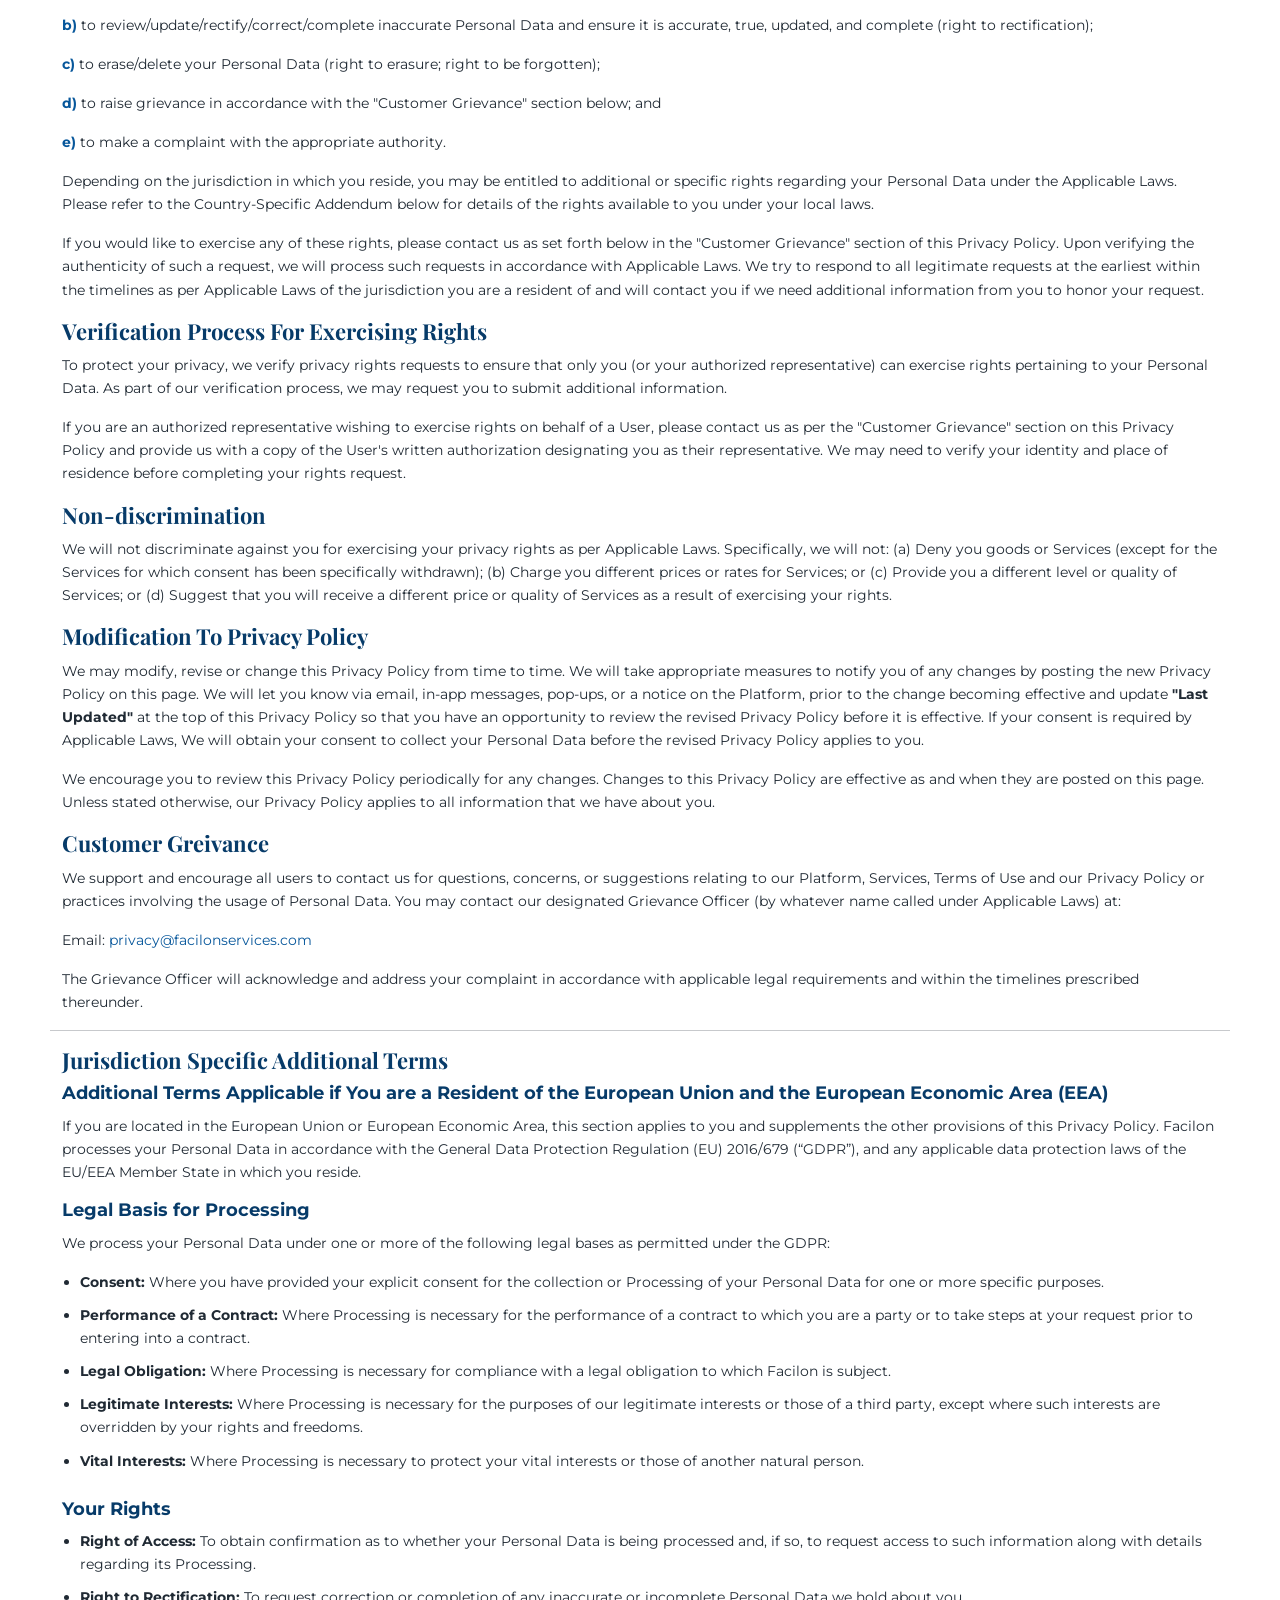
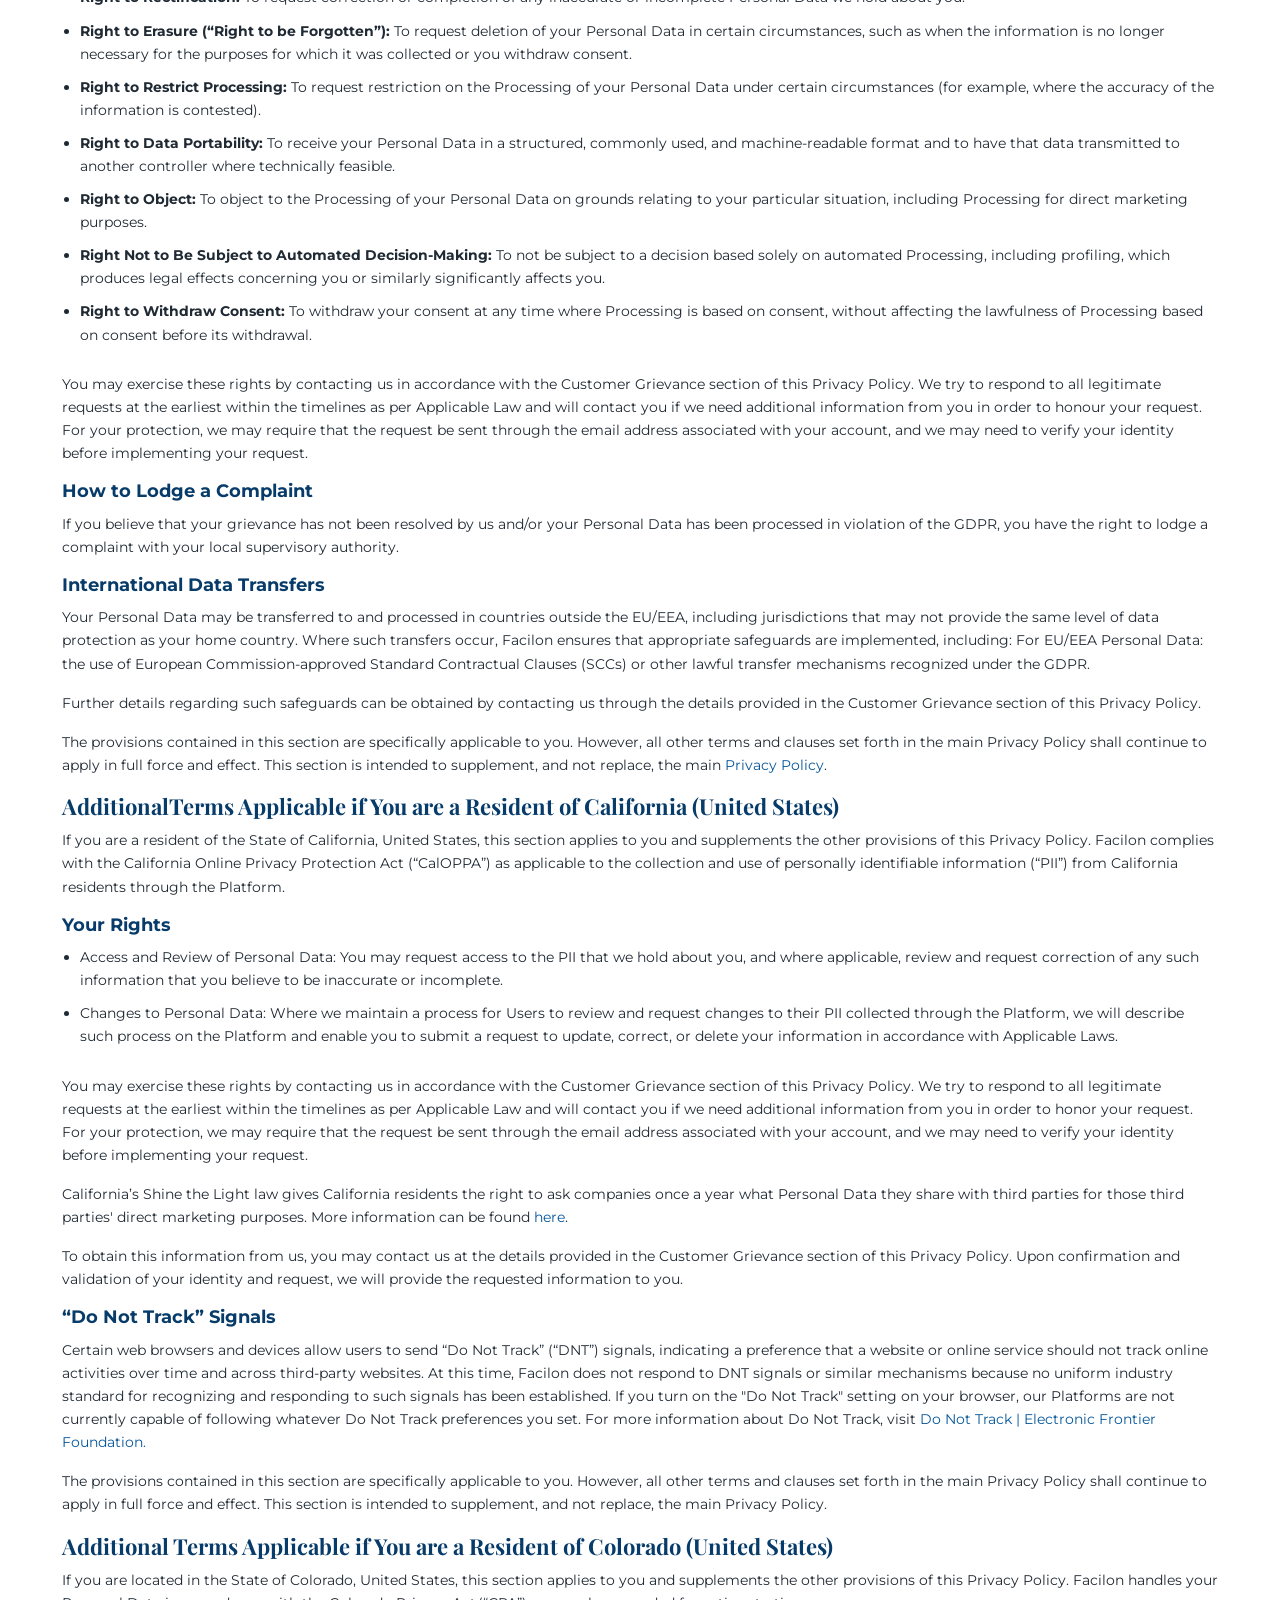
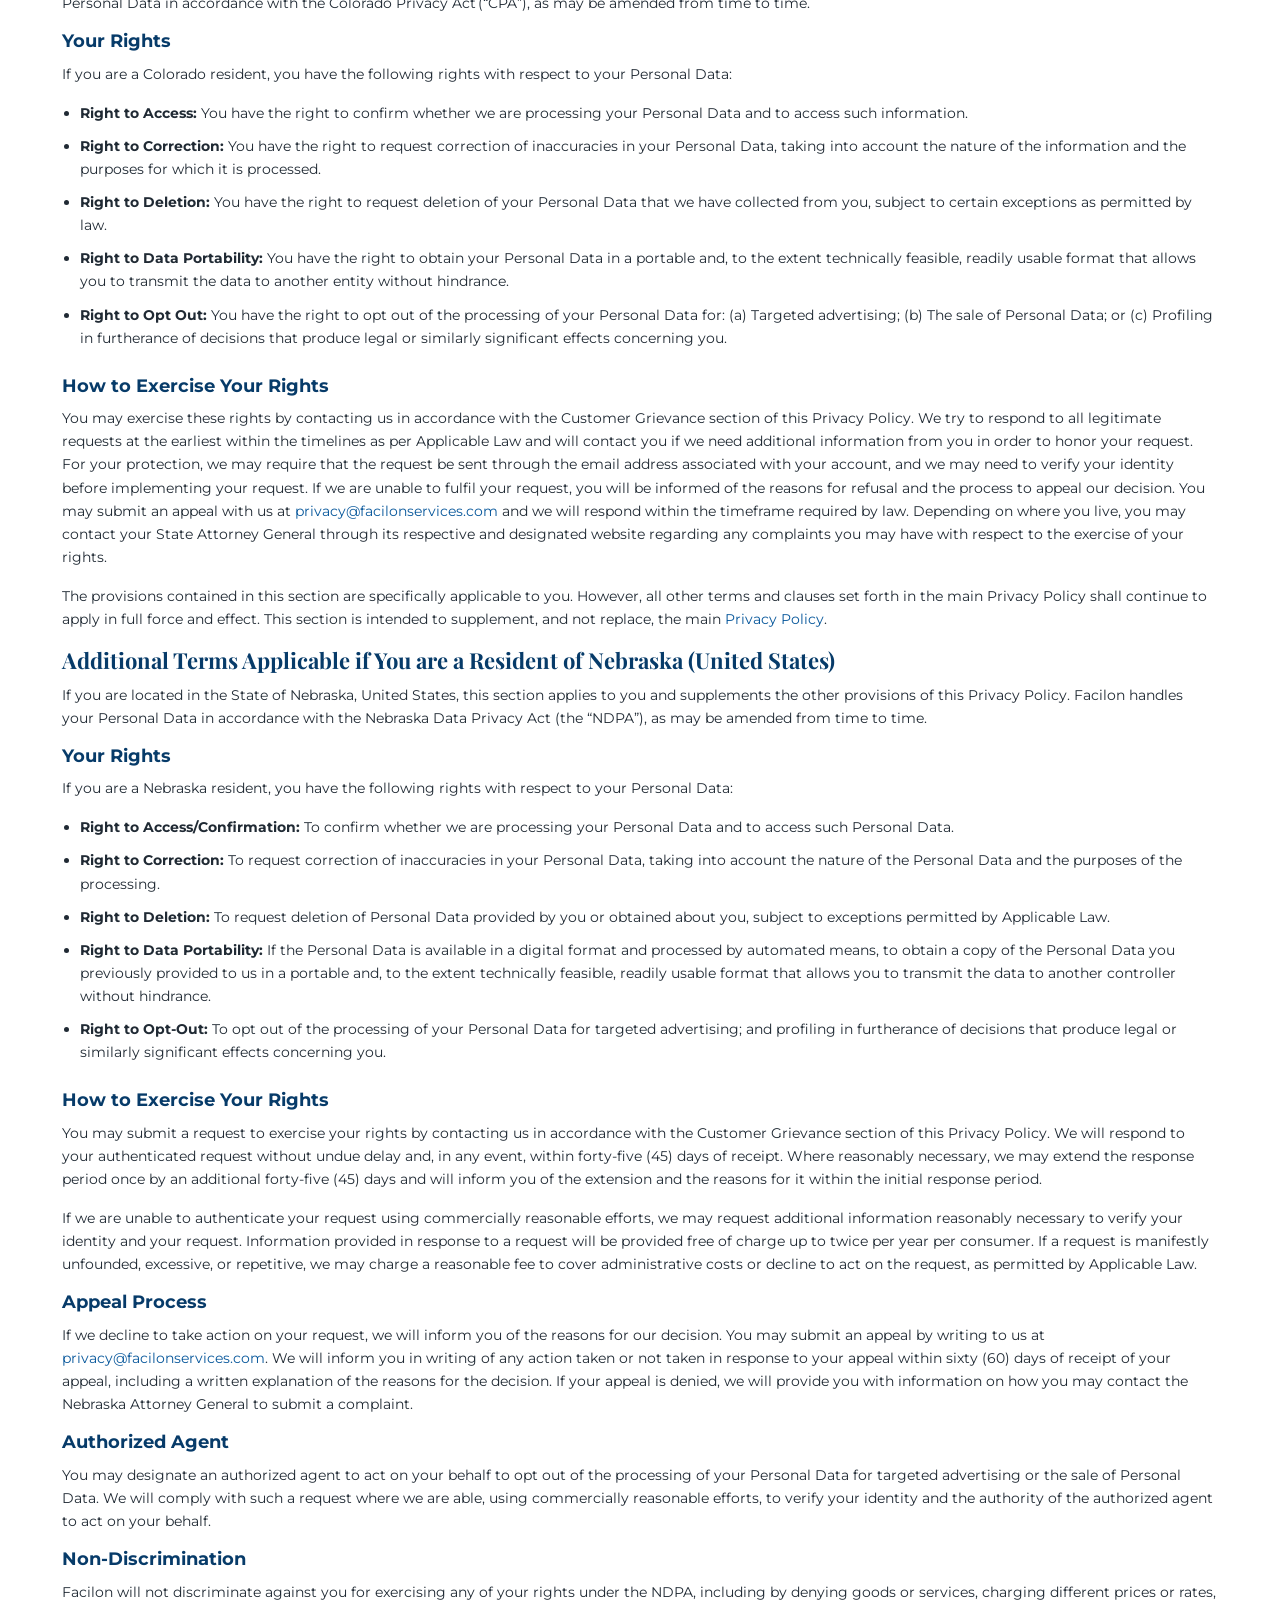
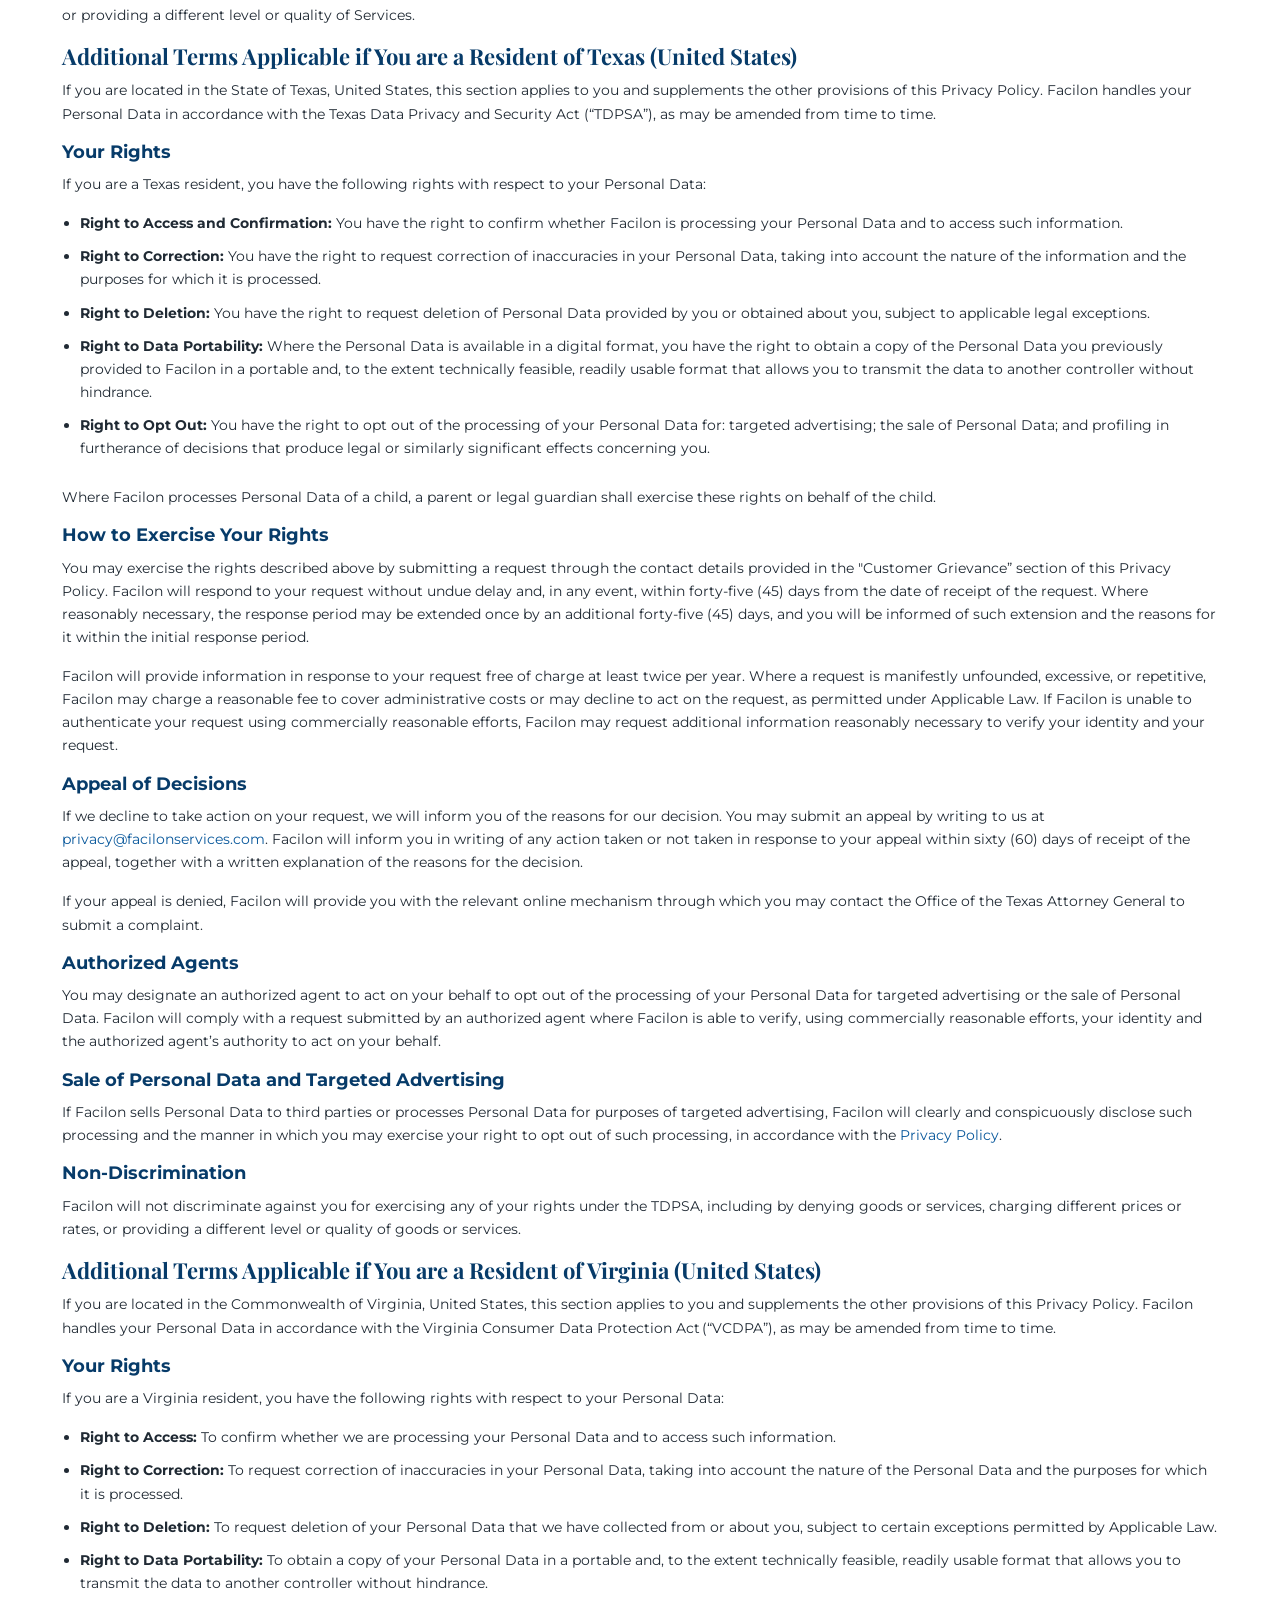
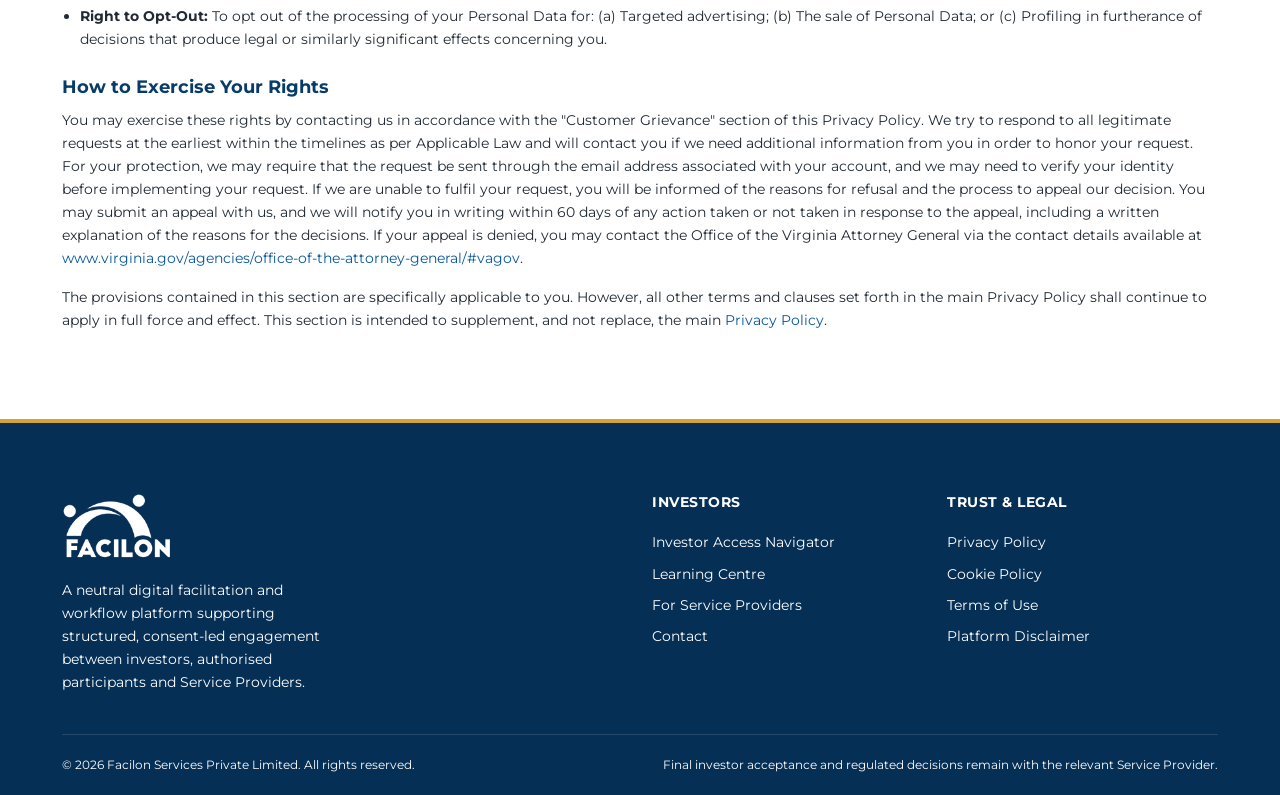
<file: privacy-policy.html>
<!doctype html>
<html lang="en">

<head>
  <meta charset="UTF-8" />
  <meta name="viewport" content="width=device-width, initial-scale=1.0" />
  <meta name="description"
    content="Contact Facilon Services for investor support, Service Provider discussions, partnerships, privacy matters and general enquiries." />
  <title>Privacy Policy | Facilon Services</title>
  <link rel="icon" type="image/png" href="images/favicon.png">
  <link href="https://cdn.jsdelivr.net/npm/bootstrap@5.3.8/dist/css/bootstrap.min.css" rel="stylesheet">
  <link rel="stylesheet" href="fs-style.css">
  <link rel="stylesheet" href="assets/forms.css">
  <style>
    :root {
      --blue: #07579b;
      --blue-dark: #073b69;
      --blue-deep: #052f55;
      --cyan: #1ca6d9;
      --sky: #eaf5fc;
      --gold: #d5a438;
      --gold-soft: #fbf5e8;
      --green: #2a7a5b;
      --green-soft: #e9f6f1;
      --ink: #202a34;
      --muted: #687783;
      --paper: #f7f9fb;
      --border: #dce5ec;
      --max: 1180px;
    }

    * {
      box-sizing: border-box;
    }

    body {
      margin: 0;
      font-family: "Montserrat", Arial, sans-serif;
      color: var(--ink);
      line-height: 1.65;
      background: #fff;
    }

    a {
      text-decoration: none;
      color: inherit;
    }

    .nav {
      position: sticky;
      top: 0;
      z-index: 100;
      background: rgba(255, 255, 255, 0.97);
      border-bottom: 1px solid rgba(7, 87, 155, 0.12);
      box-shadow: 0 3px 14px rgba(7, 59, 105, 0.06);
    }

    .nav:before {
      content: "";
      display: block;
      height: 4px;
      background: linear-gradient(90deg, var(--blue-dark), var(--cyan));
    }

    .nav-inner {
      min-height: 74px;
      display: flex;
      align-items: center;
      justify-content: space-between;
      gap: 24px;
    }

    .brand {
      color: var(--blue-dark);
      font-weight: 700;
      font-size: 22px;
      text-transform: uppercase;
    }

    .brand span {
      color: var(--gold);
    }

    .nav-links {
      display: flex;
      gap: 24px;
      font-size: 12px;
      font-weight: 600;
      text-transform: uppercase;
      color: #44596a;
    }

    .nav-links a:hover {
      color: var(--blue);
    }

    .nav-actions {
      display: flex;
      gap: 10px;
    }

    .hero {
      background: radial-gradient(circle at 88% 18%, rgba(28, 166, 217, 0.3), transparent 30%),
        linear-gradient(100deg, var(--blue-deep), var(--blue));
      color: #fff;
    }

    .hero-inner {
      padding: 78px 0 68px;
    }

    .eyebrow {
      display: inline-block;
      font-size: 12px;
      letter-spacing: 1px;
      text-transform: uppercase;
      font-weight: 700;
      color: inherit;
      margin-bottom: 10px;
      padding-bottom: 0;
      border-bottom: 2px solid var(--gold);
    }

    h1,
    h2,
    h3 {
      margin-top: 0;
      color: var(--blue-dark);
    }

    h1 {
      font-family: "Playfair Display", serif;
      color: #fff;
      font-size: 50px;
      line-height: 1.08;
      margin-bottom: 18px;
    }

    h2 {
      font-family: "Playfair Display", serif;
      font-size: 36px;
      margin-bottom: 13px;
    }

    h3 {
      font-size: 16px;
    }

    .hero p {
      color: #e4f0f6;
      max-width: 780px;
      font-size: 15px;
    }

    .section-alt {
      background: var(--paper);
      border-top: 1px solid var(--border);
      border-bottom: 1px solid var(--border);
    }

    .contact-layout {
      display: grid;
      grid-template-columns: 0.85fr 1.15fr;
      gap: 34px;
      align-items: start;
    }

    .topic-grid {
      display: grid;
      grid-template-columns: 1fr 1fr;
      gap: 14px;
    }

    .topic {
      background: #fff;
      border: 1px solid var(--border);
      border-radius: 7px;
      padding: 20px;
      cursor: pointer;
      transition: 0.15s;
    }

    .topic:hover,
    .topic.active {
      border-color: var(--blue);
      box-shadow: 0 5px 18px rgba(7, 59, 105, 0.08);
    }

    .topic strong {
      display: block;
      color: var(--blue-dark);
      font-size: 14px;
      margin-bottom: 5px;
    }

    .topic span {
      color: var(--ink);
      font-size: 14px;
    }

    .form-card {
      background: #fff;
      border: 1px solid var(--border);
      border-radius: 8px;
      padding: 20px;
      box-shadow: 0 10px 28px rgba(7, 59, 105, 0.08);
    }

    .form-grid {
      display: grid;
      grid-template-columns: 1fr 1fr;
      gap: 16px;
    }

    .field {
      margin-bottom: 10px;
    }

    .field.full {
      grid-column: 1/-1;
    }

    .label {
      display: block;
      font-size: 12px;
      font-weight: 700;
      text-transform: uppercase;
      letter-spacing: 0.45px;
      color: #5b6d7a;
      margin-bottom: 10px;
    }

    .input,
    .select,
    .textarea {
      width: 100%;
      border: 1.5px solid var(--border);
      border-radius: 5px;
      padding: 12px 13px;
      font:
        13px "Montserrat",
        Arial;
      background: #fff;
      color: var(--ink);
    }

    .textarea {
      min-height: 130px;
      resize: vertical;
    }

    .help {
      font-size: 12px;
      color: var(--ink);
      margin-top: 5px;
    }

    .consent {
      display: flex;
      gap: 10px;
      align-items: center;
      background: var(--paper);
      border: 1px solid var(--border);
      padding: 13px;
      border-radius: 6px;
      font-size: 12px;
      color: var(--muted);
      line-height: 1.55;
    }

    .notice {
      background: var(--gold-soft);
      border-left: 5px solid var(--gold);
      padding: 20px;
      border-radius: 5px;
      font-size: 12px;
      color: #665934;
      margin-top: 20px;
    }

    .quick {
      display: grid;
      gap: 15px;
      margin-top: 24px;
    }

    .quick-card {
      background: #fff;
      border: 1px solid var(--border);
      padding: 20px;
      border-radius: 7px;
    }

    .quick-card h3 {
      margin-bottom: 7px;
    }

    .quick-card p {
      color: var(--ink);
      font-size: 14px;
      margin: 0;
    }

    .scope {
      display: inline-flex;
      gap: 8px;
      flex-wrap: wrap;
      margin-top: 12px;
    }

    .pill {
      font-size: 12px;
      font-weight: 700;
      background: var(--sky);
      color: var(--blue-dark);
      padding: 5px 10px;
      border-radius: 999px;
    }

    @media (max-width: 1050px) {
      .nav-links {
        display: none;
      }

      .footer-grid {
        grid-template-columns: 1fr 1fr;
      }
    }

    @media (max-width: 820px) {

      .contact-layout,
      .form-grid {
        grid-template-columns: 1fr;
      }

      .field.full {
        grid-column: auto;
      }

      .nav-actions .btn-outline {
        display: none;
      }
    }

    @media (max-width: 620px) {
      .container {
        width: min(calc(100% - 28px), var(--max));
      }

      .topbar {
        display: none;
      }

      .nav-actions .btn-primary {
        display: none;
      }

      .topic-grid,
      .footer-grid {
        grid-template-columns: 1fr;
      }

      section {
        padding: 54px 0;
      }

      .hero-inner {
        padding: 58px 0;
      }
    }


    .privacy-policy-page-main-sec p {
      font-size: 14px;
    }

    .cookie-list {
      padding-left: 30px;
    }

    .privacy-policy-page-main-sec li {
      font-size: 14px;
      margin-bottom: 10px;
    }

    .privacy-policy-page-main-sec p a {
      color: #07579b !important;
      text-decoration: none !important;
    }

    .privacy-policy-page-main-sec h3 {
      font-family: 'Playfair Display', Georgia, serif;
      font-size: 22px;
      line-height: 1.2;
      margin-bottom: 10px;
    }

    .privacy-policy-page-main-sec h4 {
      font-size: 18px;
      color: var(--blue-dark);
      font-weight: 700;
      margin-bottom: 10px;
    }

    .fac-table-sec {
      border-left: 1px solid #07579b;
      border-bottom: 1px solid #07579b;
    }

    .fac-table-sec tbody tr:first-child {
      background-color: #07579b;
    }

    .fac-table-sec tbody tr:first-child td {
      color: #fff;
    }

    .fac-table-sec tbody tr .td-bor-cus-sec {
      border-right: 1px solid #fff;
    }

    .fac-table-sec td {
      border-top: 1px solid #07579b;
      padding: 10px;
      border-right: 1px solid #07579b;
      font-size: 14px;
    }

    .fac-table-wrapper {
      width: 100%;
      overflow-x: auto;
    }

    .fac-table-sec {
      width: 100%;
      min-width: 900px;
      border-collapse: collapse;
    }

    .abc-para {
      font-size: 14px;
      font-weight: 700;
      margin: 0;
      text-transform: none;
      color: #07579b;
    }
  </style>
</head>

<body>
  <div class="topbar">
    <div class="container topbar-inner d-flex justify-content-between align-items-center flex-wrap gap-3 py-1">
      <div>Facilon Services Private Limited</div>
      <div class="topbar-links d-flex flex-wrap gap-3">
        <a href="contact.html">Contact</a>
        <a href="privacy-policy.html">Privacy</a>
      </div>
    </div>
  </div>
  <header class="nav navbar">
    <div class="container d-flex align-items-center justify-content-between">
      <a class="navbar-brand" href="index.html">
        <img src="images/logo.webp" alt="Facilon">
      </a>
      <div class="nav-actions d-flex align-items-center gap-2">
        <!--<div class="dropdown d-none d-sm-inline-flex">-->
        <!--  <button class="btn btn-outline dropdown-toggle" type="button" data-bs-toggle="dropdown" aria-expanded="false">-->
        <!--    Sign In-->
        <!--  </button>-->
        <!--  <ul class="dropdown-menu dropdown-menu-end">-->
        <!--    <li>-->
        <!--      <a class="dropdown-item" href="investor-sign-in.html">Investor Sign In</a>-->
        <!--    </li>-->
        <!--    <li>-->
        <!--      <a class="dropdown-item" href="service-provider-sign-in.html">Service Provider Sign In</a>-->
        <!--    </li>-->
        <!--  </ul>-->
        <!--</div>-->
        <a class="btn btn-primary d-none d-sm-inline-flex" href="investor-access-navigator.html">
          Investor Access Navigator
        </a>
        <button class="navbar-toggler" type="button" data-bs-toggle="offcanvas" data-bs-target="#sidebarNav"
          aria-controls="sidebarNav" aria-label="Open menu">
          <span class="navbar-toggler-icon"></span>
        </button>
      </div>
    </div>
  </header>
  <!-- Sidebar navigation: same offcanvas menu on desktop and mobile -->
  <div class="offcanvas offcanvas-end sidebar-nav" tabindex="-1" id="sidebarNav" aria-labelledby="sidebarNavLabel">
    <div class="offcanvas-header">
      <a class="navbar-brand" href="index.html"><img src="images/logo.webp" alt="Facilon"></a>
      <button type="button" class="btn-close" data-bs-dismiss="offcanvas" aria-label="Close"></button>
    </div>
    <div class="offcanvas-body d-flex flex-column">
      <ul class="navbar-nav flex-grow-1" aria-label="Main navigation">
        <li class="nav-item"><a class="nav-link" href="./"><img src="images/icon/sb-img-0.webp" alt=""> Home</a></li>
        <li class="nav-item"><a class="nav-link" href="investor-access-navigator.html"><img
              src="images/icon/sb-img-1.webp" alt=""> Investor Access Navigator</a></li>
        <li class="nav-item"><a class="nav-link" href="for-service-providers.html"><img src="images/icon/sb-img-2.webp"
              alt=""> For Service Providers</a></li>
        <li class="nav-item"><a class="nav-link" href="how-facilon-works.html"><img src="images/icon/sb-img-3.webp"
              alt=""> How Facilon Works</a></li>
        <li class="nav-item"><a class="nav-link" href="learning-centre.html"><img src="images/icon/sb-img-4.webp"
              alt=""> Learning Centre</a></li>
        <li class="nav-item"><a class="nav-link" href="about-facilon.html"><img src="images/icon/sb-img-5.webp" alt="">
            About Facilon</a></li>
        <li class="nav-item"><a class="nav-link" href="contact.html"><img src="images/icon/sb-img-6.webp" alt="">
            Contact</a></li>
      </ul>
    </div>
  </div>

  <main>
    <section class="hero">
      <div class="container hero-inner">
        <div class="eyebrow">Version 2 - 19 09 2026</div>
        <h1>Facilon Privacy Policy</h1>
        <div class="scope">
          <span class="pill">Last updated: September 19, 2026</span>
        </div>
      </div>
    </section>
    <section class="privacy-policy-page-main-sec">
      <div class="container">
        <div class="row">
          <div class="col-lg-12">
            <p>Facilon Services Private Limited (hereinafter referred to as <strong>"Facilon" ("we",
                "us" or
                "our"),</strong> is the owner and operator of the applications called
              <strong>"Facilon Onboard"</strong> and
              <strong>"Facilon Status"</strong> (the <strong>"Application"</strong> or
              <strong>"App"</strong>) and the websites available at
              <a href="https://www.facilonservices.com/">https://www.facilonservices.com</a> and <a
                href="https://facilonservices.co.in/">https://facilonservices.co.in/</a> - their sub-domains
              collectively referred to as <strong>"Platform"</strong> for the purposes of the Privacy
              Policy. We place
              paramount importance on safeguarding the privacy and security of your Personal Data and
              consider trust as our top priority and take the protection of your Personal Data very
              seriously.
            </p>
            <p>This Privacy Policy is made in compliance with Applicable Laws (as defined below), that
              mandate the publication of a privacy policy that informs you of the way in which we
              collect, use, process, transfer, and store Personal Data when you use our Platform, as
              well as your rights in relation to this Personal Data.</p>
            <p>Please note: all information in this Privacy Policy is applicable to you unless otherwise
              indicated based on your residency status. For the additional terms which may be
              applicable to you based on your residency status, please refer to your country-specific
              Addendums at the end of this Privacy Policy. Kindly read this Privacy Policy carefully
              prior to accessing our Platform or availing of our services.</p>
            <h3>Definitions And Interpretation</H3>
            <p>For the purposes of this Privacy Policy:</p>
            <p><span class="abc-para">a)</span> <strong>"Applicable Laws"</strong> means all applicable
              data protection and privacy laws, rules, and regulations in force in the relevant
              jurisdiction governing the processing of Personal Data, including, where applicable, the
              Information Technology (Reasonable Security Practices and Procedures and Sensitive
              Personal Data or Information) Rules, 2011, and the Digital Personal Data Protection Act,
              2023 of India along with the Digital Personal Data Protection Rules, 2025, as may be
              amended from time to time.</p>
            <p><span class="abc-para">b)</span> <strong>"Facilitator"</strong> means technology platform
              that enables
              data, information and document exchange between Users and Service Providers without
              itself performing regulated financial services;</p>
            <p><span class="abc-para">c)</span> <strong>"Personal Data"</strong> means any information
              that relates to an identified or identifiable individual, who is identifiable by or in
              relation to such data;</p>
            <p><span class="abc-para">d)</span> <strong>"Processing"</strong> in relation to Personal
              Data, means a wholly or partly automated operation or set of operations performed on
              Personal Data, and includes operations such as but not limited to collection, storage,
              use, disclosure, transfer, and deletion;</p>
            <p><span class="abc-para">e)</span> <strong>"Third-Party"</strong> means any person or
              entity other than Facilon and the User;</p>
            <p><span class="abc-para">f)</span> <strong>"Services"</strong> means the services offered
              by Facilon through the Platform; and</p>
            <p><span class="abc-para">g)</span> <strong>"Service Providers"</strong> means entities who
              are Securities and Exchange Board of India (SEBI) registered intermediaries,
              International Financial Services Centres Authority (IFSCA) or Reserve Bank of India
              (RBI) regulated banks and their personnel;</p>
            <p><span class="abc-para">h)</span> <strong>"User"</strong>, <strong>"you"</strong> &
              <strong>"your"</strong> means any natural or legal person who accesses or uses the
              Platform.
            </p>
            <p>Facilon operates as a technology Facilitator and provides a secure digital platform that
              enables the exchange of information between Users and regulated Service Providers.
              Facilon does not act as a registered intermediary, broker, custodian, depository
              participant, portfolio manager or regulated bank.</p>
            <p>In the event that any information provided or uploaded by you violates the provisions of
              this Privacy Policy or the <a href="https://facilonservices.co.in/terms-of-use" target="_blank">
                Terms of Use
              </a>, we reserve the right to remove such information
              and restrict or revoke your access to the Platform without incurring any liability.</p>
            <p>Capitalized terms used but not defined in this Privacy Policy shall have the meaning
              ascribed to them in the Terms of Use and in case of any inconsistency found between the
              Privacy Policy and Terms of Use, then they shall have the meaning ascribed to them under
              the Applicable Laws of the jurisdiction that is directly applicable to the User. </p>
            <p>Please read this Privacy Policy carefully before using the Platform or any of the
              Services provided on the Platform. The provisions contained in this Privacy Policy
              supersede all previous notices and statements regarding our privacy practices with
              respect to the Platform and our Services. For any questions or concerns regarding this
              Privacy Policy, you may contact us at the details provided in the "Customer Grievance"
              section of this Privacy Policy.</p>
            <h3>Collection, Purpose And Use Of Personal Data</H3>
            <p>While using our Platform, We may ask you to provide us with certain Personal Data that
              can be used to contact or identify you. Where possible, we indicate the mandatory and
              the optional fields. you always have the option to not provide your Personal Data by
              choosing not to use a particular Service or feature on the Platform. You can also
              withdraw your consent once you have provided it. However, withdrawing consent may lead
              to discontinuation of services. To provide our Services we collect and use the following
              categories of Personal Data for the purpose outlined in Table 1 below:</p>
            <p class="text-center"><strong>Table 1</strong></p>

            <div class="fac-table-wrapper">
              <table class="fac-table-sec">
                <tbody>
                  <tr>
                    <td class="td-bor-cus-sec" width="8%"><strong>Sr. No.</strong></td>
                    <td class="td-bor-cus-sec"><strong>Purpose Name</strong></td>
                    <td class="td-bor-cus-sec"><strong>Personal Information Collected</strong>
                    </td>
                    <td><strong>Usage</strong></td>
                  </tr>
                  <tr>
                    <td>1</td>
                    <td>Service Provider Onboarding</td>
                    <td>Authorized person: name/designation/email/mobile/phone number

                      primary contact: name/designation/email/mobile/phone number

                      escalation contact: name/designation/email/mobile/phone number</td>
                    <td>Used by Facilon to register and verify Service Provider
                      credentials, validate regulatory standing, establish contractual
                      relationships, configure system access, and enable onboarding and
                      operational workflows</td>
                  </tr>
                  <tr>
                    <td>2</td>
                    <td>Service Provider User Onboarding, Identity and Role Management
                    </td>
                    <td>Name, email, phone number, role, employer, user ID, assigned
                      roles, access rights, permissions, approval authority</td>
                    <td>Used by Facilon to register users and establish user identity,
                      assign access credentials, and associate users with the relevant Service
                      Provider entity. To enforce least privilege access, manage approvals and
                      manage actions based on role</td>
                  </tr>
                  <tr>
                    <td>3</td>
                    <td>Investor Profile Creation &amp; Account Management</td>
                    <td>First Name, Middle Name, Last Name, Email ID, mobile number,
                      landline number, WhatsApp number, Username / Login ID, Nationality,
                      Country
                      of Residence, Gender, Date of Birth, Legal Name, type of entity,
                      incorporation details, Registered address, tax identifiers, contact
                      persons,
                      Authorized Signatory / Representative name (for Legal Entities)</td>
                    <td>Used by Facilon to register investors and establish investor
                      accounts, manage access credentials, manage authentication, associate
                      users
                      with applicable entities and relevant services and enable interaction
                      with
                      Platform services</td>
                  </tr>
                  <tr>
                    <td>4</td>
                    <td>Legal Entity Investor User Onboarding, Identity, Access &amp;
                      Role Management</td>
                    <td>Name, designation, email, phone number, employer entity, user
                      ID, role type, access rights, approval authority</td>
                    <td>Used by Facilon to create user accounts, associate users with
                      the correct legal entity, manage access, manage approvals, restrict
                      system
                      actions based on role and enable secure access to Platform features</td>
                  </tr>
                  <tr>
                    <td>5</td>
                    <td>Platform Usage, Monitoring &amp; Audit Logs</td>
                    <td>Login timestamps, IP/device identifiers, actions on investor
                      records, status changes, document views/downloads/uploads, activity
                      logs,
                      access records, historical actions</td>
                    <td>Used by Facilon to ensure platform security, detect anomalies,
                      frauds, investigate incidents, regulatory reviews, maintain evidentiary
                      audit trails, and support compliance /forensic analysis and dispute
                      resolution</td>
                  </tr>
                  <tr>
                    <td>6</td>
                    <td>Support, Communications &amp; Operational Assistance</td>
                    <td>Helpdesk tickets, chat transcripts, call logs and notes, email
                      correspondence, messages, workflow actions</td>
                    <td>Used by Facilon to provide timely support, manage service
                      requests, improve operational effectiveness, traceability of actions,
                      deliver support services and maintain records for audit and quality
                      assurance purposes and legal and regulatory requirements.</td>
                  </tr>
                  <tr>
                    <td>7</td>
                    <td>KYC / CKYC Processing</td>
                    <td>Citizenship, Country of Birth, Country/ies of Residence,
                      Passport, Aadhaar, PAN, Election ID, Driving License, MGNREGA Card, Govt
                      issued ID, RBI Approval Reference (if applicable), Certificate of
                      Incorporation, constitutional documents, registration number, licenses
                    </td>
                    <td>Used by Service Providers to complete regulatory onboarding,
                      verify identity, and facilitate compliant access to financial services
                    </td>
                  </tr>
                  <tr>
                    <td>8</td>
                    <td>FATCA / CRS &amp; Tax Compliance</td>
                    <td>Tax residence, Tax Identification Number, FATCA classification,
                      CRS declarations</td>
                    <td>Used by Service Providers for classification, reporting, and
                      ongoing tax compliance monitoring</td>
                  </tr>
                  <tr>
                    <td>9</td>
                    <td>Beneficial Ownership &amp; Control</td>
                    <td>Shareholding structure, Ultimate Beneficial Owners (UBO)
                      details, control rights, ownership percentages</td>
                    <td>Used to by Service Providers to assess ownership structures,
                      identify control relationships, and support AML, risk, and compliance
                      reviews</td>
                  </tr>
                  <tr>
                    <td>10</td>
                    <td>Financial suitability assessment and regulatory risk profiling
                    </td>
                    <td>Occupation, Line of Business, Annual Income Range, Net Worth,
                      Educational Qualification</td>
                    <td>Used by Service Providers under regulatory frameworks to assess
                      financial suitability, risk profiling, and account categorization</td>
                  </tr>
                  <tr>
                    <td>11</td>
                    <td>Anti-Money Laundering (AML), Risk Monitoring &amp; Financial
                      Crime Prevention</td>
                    <td>Source of Funds, Source of Wealth, Politically Exposed Persons
                      ("PEP") status and related information, Relationship to PEPs, High-value
                      transaction disclosures, Nature and purpose of business relationship,
                      Regulatory violations (if any)</td>
                    <td>Used by Service Providers for AML screening, transaction
                      monitoring, suspicious activity detection, and reporting obligations
                      required under PMLA, SEBI and international AML guidelines</td>
                  </tr>
                  <tr>
                    <td>12</td>
                    <td>Bank &amp; Payment Details Processing</td>
                    <td>Bank account details, IFSC, payment references, cancelled cheque
                    </td>
                    <td>Used by Service Providers to support payment processing,
                      reconciliation, and transaction-related communications</td>
                  </tr>
                  <tr>
                    <td>13</td>
                    <td>Cookies &amp; Preference Management</td>
                    <td>Session identifiers, cookie IDs (Strictly Necessary Cookies;
                      other categories including Functional, Analytics, and Marketing Cookies
                      subject to consent as specified in our <a href="https://facilonservices.co.in/cookies-policy"
                        target="_blank">
                        Cookies Policy</a>), browser settings,
                      and
                      language preferences</td>
                    <td>Used by Facilon to support authentication, navigation, user
                      experience, and security; non-essential cookies are used only with
                      consent
                    </td>
                  </tr>
                  <tr>
                    <td>14</td>
                    <td>Third-Party Disclosures &amp; Operational Enablement</td>
                    <td>Data Collected for providing services as mentioned under rows 1
                      to 13, 15, 16 &amp; 17</td>
                    <td>Used by Facilon to ensure service continuity, security,
                      compliance, and operational effectiveness</td>
                  </tr>
                  <tr>
                    <td>15</td>
                    <td>Marketing &amp; Promotional Communications</td>
                    <td>Email address, communication preferences, campaign interactions
                    </td>
                    <td>Used by Facilon to inform users of updates, features, or
                      services and to measure campaign effectiveness</td>
                  </tr>
                  <tr>
                    <td>16</td>
                    <td>Analytics &amp; Product Improvement</td>
                    <td>Page views, navigation paths, feature usage, anonymized metrics
                    </td>
                    <td>Used by Facilon to evaluate system performance, enhance
                      usability, and guide product improvements</td>
                  </tr>
                  <tr>
                    <td>17</td>
                    <td>Enquiries &amp; Contact Requests</td>
                    <td>Name, email, message content</td>
                    <td>Used by Facilon to respond to user queries and manage
                      communications</td>
                  </tr>
                </tbody>
              </table>
            </div>
            <br>
            <p>We also collect the below-mentioned Personal Data at specific instances:</p>
            <p>Other Personal Data: Cookies are small data files placed on your device that a website
              stores on your computer while you are browsing a website. We may use cookies and other
              technologies to store your preferences and settings, help you with signing in, provide
              targeted ads and analyze Platform operations. You can refer to our <a
                href="https://facilonservices.co.in/cookies-policy" target="_blank">
                Cookies Policy </a> for
              more details.</p>
            <h3>Other Uses Of Personal Data:</H3>
            <p>The Personal Data collected shall also be used for the following purposes, as permitted
              under Applicable Law:</p>
            <p><span class="abc-para">a)</span> To offer a personalized experience for the User;</p>
            <p><span class="abc-para">b)</span> To conduct research and enhance marketing and
              promotional efforts; This enables us to understand general customer trends and patterns
              so we can develop and support existing and ongoing marketing strategies for our products
              and Services and conduct other marketing and commercial activities;</p>
            <p><span class="abc-para">c)</span> To improve the content, functionality, and layout of the
              Platform;</p>
            <p><span class="abc-para">d)</span> To gather statistical data, including User demographics,
              trends, and usage metrics;</p>
            <p><span class="abc-para">e)</span> For improvement of our Services and as otherwise
              described to you at the time of collection. This information may also be used for staff
              training, quality assurance, or to retain evidence of a specific transaction or
              interaction;</p>
            <p><span class="abc-para">f)</span> To detect, prevent, and address technical issues, fraud,
              misuse, or violations of the Privacy Policy and Terms of Use;</p>
            <p><span class="abc-para">g)</span> To comply with legal obligations, respond to lawful
              requests, government or regulatory inquiries, or protect the rights, property, or safety
              of the Platform, Users, or the public;</p>
            <p><span class="abc-para">h)</span> To contact you by email, telephone calls, SMS, or other
              equivalent forms of electronic communication, such as a mobile application's push
              notifications regarding updates or informative communications related to the
              functionalities, Platform or Services, including the security updates, when necessary or
              reasonable for their implementation.</p>
            <h3>User Account Control</h3>
            <p>You have comprehensive control over your account and Personal Data through various
              mechanisms available on our Platform. You may update your account/profile information by
              logging into your account, though any changes must comply with our Terms of Use.
              Additionally, you can control your communication preferences by unsubscribing from
              promotional emails, though we may continue to send service-related communications such
              as account notifications and security notices. Depending on your jurisdiction, you may
              also opt out of targeted advertising, data sharing, or sales of your Personal Data by
              contacting us as under the "Customer Grievance" section of this Privacy Policy.</p>
            <p>We extend an option to you to delete account or use of Services with us by contacting us
              using the details provided in the "Customer Grievance" section of this Privacy Policy.
              Additionally, you can also request Personal Data to be removed from our servers based on
              Applicable Law. Upon receiving such a request, all information corresponding to the
              specific account, including but not limited to profile details, transactional data will
              be eradicated within the statutory or sectoral retention periods depending upon your
              jurisdiction. There might also be scenarios where we may not be able to execute account
              deletion, such as if there exists an outstanding dispute, transactions suspected of
              being fraudulent, and unresolved claims attached to your account. Upon resolution of the
              obstruction preventing deletion, the relevant information is promptly deleted and cannot
              be retrieved thereafter.</p>
            <h3>Effects Of Not Providing Personal Data</h3>
            <p>We collect Personal Data only to the extent required to provide you with our Services and
              to fulfil our legal obligations (if any). Not sharing the mandatory Personal Data may
              lead to certain features of the Platform or our Services being restricted, unavailable,
              or unusable. For instance, withholding your email address will not allow us to share
              relevant updates and required information about our Services.</p>
            <p>While you maintain significant control over your Personal Data, including rights to
              access, update, or request deletion, certain limitations apply. Some Personal Data may
              be necessary for Platform functionality, and certain communications may be mandatory for
              legal, security, or operational purposes. You may also manage cookies and tracking
              technologies through your browser or Application settings, though disabling these
              features may impact on the functionality of our Services.</p>
            <h3>When And How Personal Data Is Collected</h3>
            <p>The above-mentioned Personal Data and other information are collected in the following
              ways:</p>
            <p><span class="abc-para">a)</span> Directly from you, for example when You use our
              Platform, our Services or when you contact us through phone, email or use our contact us
              or chat with us or bot feature;</p>
            <p><span class="abc-para">b)</span> When you make an account or register with us;</p>
            <p><span class="abc-para">c)</span> When you are a recipient of services provided by us;</p>
            <p><span class="abc-para">d)</span> When you provide us information to verify Your identity;
            </p>
            <p><span class="abc-para">e)</span> When you reach out to our customer support teams or when
              a support ticket is created;</p>
            <p><span class="abc-para">f)</span> When you provide us with feedback;</p>
            <p><span class="abc-para">g)</span> When you visit our social media pages;</p>
            <p><span class="abc-para">h)</span> When you fill in web forms and surveys for us;</p>
            <p><span class="abc-para">i)</span> When you interact with off-site services and events that
              relate to our Platform or Services;</p>
            <p><span class="abc-para">j)</span> Any other form of interaction you have with us that
              necessitates collection of Personal Data for providing Services to you.</p>
            <h3>Information Collected From Third Parties</h3>
            <p>If You send us personal correspondence, such as emails or letters, or if other
              individuals or third parties send us correspondence about your activities regarding the
              Platform or our Services, we collect such information into a file specific to you.</p>
            <h3>Disclosure To Third Parties</h3>
            <p>We do not disclose, transfer or share your Personal Data, to any Third Party except when
              we are under duty to do so in order to comply with any legal obligation or an order from
              the government and/or a statutory authority, or as described below, Personal Data may be
              disclosed or shared only in the following circumstances:</p>
            <p><span class="abc-para">a)</span> Cloud storage: We use cloud server to host Personal Data
              and enable our Services and operation of the Platforms.</p>
            <p><span class="abc-para">b)</span> Monitoring of Services: We use crash reporting to
              monitor infrastructure and performance of the Service, identify and resolve errors and
              crashes in our Service across different Platforms.</p>
            <p><span class="abc-para">c)</span> For Providing Services: In order to enforce or apply our
              Terms of Use or assign such Personal Data in the course of corporate divestitures or
              mergers.</p>
            <p><span class="abc-para">d)</span> Fraud Prevention Measures: We share your Personal Data
              to protect the rights, property, or safety of us, our Users, or others. This includes
              exchanging Personal Data with other companies and organizations for the purposes of
              fraud protection and credit risk reduction.</p>
            <p><span class="abc-para">e)</span> Business Transfers: We may share your Personal Data with
              our affiliates, or another business entity should we (or our assets) merge with, or be
              acquired by that business entity, or re-organization, amalgamation, restructuring of
              business for continuity of business. Should such a transaction occur then any business
              entity (or the new combined entity) receiving any such Personal Data from us shall be
              bound by this Privacy Policy with respect to your information.</p>
            <p><span class="abc-para">f)</span> Professional Advisors: With legal advisors, auditors, or
              consultants engaged by us for professional or compliance-related purposes, subject to
              strict confidentiality obligations.</p>
            <p><span class="abc-para">g)</span> Legal and Regulatory Requirements: Where such disclosure
              is required or permitted by law, regulation, legal process, or governmental request; or
              where it is necessary to protect our rights, property, or safety, or that of the Users,
              employees, or the public.</p>
            <p><span class="abc-para">h)</span> Marketing and Advertising Partners: With Third-Party
              marketing or advertising partners for purposes of delivering promotional communications,
              personalized recommendations, or advertisements, to the extent permitted by Applicable
              Laws and subject to User consent, where required.</p>
            <p><span class="abc-para">i)</span> Anonymized or Aggregated Data: We may use and share
              anonymized or de-identified information for research, analytics, service improvement, or
              other business purposes, provided that such data does not identify any individual.</p>
            <p><span class="abc-para">j)</span> Payments: To facilitate payments using our Third-Party
              payment providers, billing, refunds, and prevent unauthorised transactions, where
              applicable. These Third-Party payment providers do not share your financial information,
              like credit card number, with us, but may share limited information with us related to
              your purchase, like success or failure of a transaction.</p>
            <p>By using the Platform, you hereby grant your consent to us to share/disclose your
              Personal Data (i) to the concerned Third Parties in connection with the Services; and
              (ii) with the governmental authorities, quasi-governmental authorities, judicial
              authorities, and quasi-judicial authorities, in accordance with Applicable Laws.</p>
            <p>We ensure, to a reasonable extent, that any Third Party with whom it shares Personal Data
              maintains security and confidentiality measures that are in line with this Privacy
              Policy and Applicable Laws. In case we use or disclose your Personal Data for any
              purpose not specified above, we will take your consent.</p>
            <h3>Third Party Links</h3>
            <p>When using the Platform or Services, you may encounter links to Third-Party
              websites/apps, service provider ads that are not affiliated with us. We are not
              responsible for the privacy practices or the content of those linked websites. Such
              websites are not operated, controlled, or endorsed by us, and we make no representations
              or warranties regarding their accuracy, completeness, or reliability. With this Privacy
              Policy we're only addressing the disclosure and use of Personal Data collected by us. If
              you visit any websites through the links on the Platform, please ensure you go through
              the privacy policies of each of those websites. Their data collection practices, and
              their policies might be different from this Privacy Policy and neither have control over
              any of their policies nor do we have any liability in this regard. Any information,
              communication or Personal Data that you choose to share directly with the Third Party
              will be governed under their policies and we will not have any accountability for the
              same.</p>
            <h3>How Long Do We Retain Your Data</h3>
            <p>We may retain Personal Data collected for a minimum period of one (1) year for complying
              with legal obligations, for facilitating services to enable us to offer you additional
              or enhanced services in the future. We may also be required to retain data for longer
              periods to comply with Applicable Laws and regulations depending on the category of data
              collected.</p>
            <p>We will notify you and obtain your consent before using your Personal Data for any new
              purpose not originally disclosed to you.</p>
            <p>We will retain your Personal Data for as long as needed to fulfil the purpose for which
              we collected it, or to provide our Services as mentioned in this Privacy Policy or till
              consent is withdrawn and thereafter, for the mandatory statutory or regulatory periods
              to comply with audit, accounting, contractual, technical and legal requirements and
              obligations, for security purposes, and/or to resolve any future disputes. At the expiry
              of such periods, your Personal Data will be deleted or archived in compliance with the
              Applicable Laws.</p>
            <h3>How Do We Keep Your Data Secure</h3>
            <p>We endeavor to protect your Personal Data and to maintain its accuracy as confirmed by
              You. We have implemented reasonable physical, administrative and technical safeguards to
              help us protect your Personal Data from unauthorized access, use and disclosure which
              include:</p>
            <p><span class="abc-para">a)</span> We use encryption to keep your data private while in
              transit;</p>
            <p><span class="abc-para">b)</span> We anonymize or pseudonymize your data wherever feasible
              to uphold your privacy;</p>
            <p><span class="abc-para">c)</span> We review our information collection, storage, and
              processing practices, including physical security measures, to prevent unauthorized
              access to our systems;</p>
            <p><span class="abc-para">d)</span> We restrict access to Personal Data to our employees,
              contractors, and agents who need that information in order to process it. Anyone with
              this access is subject to contractual confidentiality obligations and may be disciplined
              or terminated if they fail to meet these obligations;</p>
            <p><span class="abc-para">e)</span> We ensure compliance & cooperation with Regulations and
              Applicable Laws;</p>
            <p><span class="abc-para">f)</span> We regularly review this Privacy Policy and make sure
              that we process your information in ways that comply with it;</p>
            <p><span class="abc-para">g)</span> We maintain your Personal Data on servers located in
              India unless there are any specific data storage requirements under applicable laws. We
              also comply with certain legal frameworks relating to the transfer of data as mentioned
              and required under Applicable Laws.</p>
            <h3>Processing For Targeted Advertising And Sale Of Personal Data</h3>
            <p>Facilon may process your Personal Data for purposes of targeted advertising to provide
              you with content, recommendations, and promotional communications that are more relevant
              to your interests and as per Applicable Laws. <strong>Facilon does not engage in the
                sale or
                rental of any information provided by Users.</strong></p>
            <p>As per Applicable Laws, you have the right to opt out of the processing of your Personal
              Data for targeted advertising;</p>
            <p>To exercise your right to opt out, you may also contact us using the details provided in
              the "Customer Grievance" section of this Privacy Policy to submit an opt-out request.
            </p>
            <h3>Children Personal Data</h3>
            <p>Facilon's Platform or Services are not available for children (under the age of 18 or any
              other age of "Child" or "Children" as per the Applicable Laws) and do not provide
              information aimed at or specifically targeting Children. We do not knowingly collect
              Personal Data of Children directly from them. If you are categorized as a Child under
              the Applicable Laws and use our Platform and our Services, then we shall presume that
              you are using our Platform and our Services only under the guidance and involvement of a
              parent or legal guardian. If it becomes known that a Child has provided Personal Data,
              we will take appropriate steps to delete such Children Personal Data from its systems.
              If you believe that a Child has provided Personal Data to us, please contact us using
              the details provided in the "Customer Grievance" section of this Privacy Policy.</p>
            <h3>Your Rights</h3>
            <p>Depending upon your location and in accordance with Applicable Laws, you may have certain
              rights in relation to your Personal Data which include:</p>
            <p><span class="abc-para">a)</span> to access your Personal Data held by us, our Processing
              activities, and the Third Parties with whom Personal Data has been shared, along with a
              description of such data (right to access);</p>
            <p><span class="abc-para">b)</span> to review/update/rectify/correct/complete inaccurate
              Personal Data and ensure it is accurate, true, updated, and complete (right to
              rectification);</p>
            <p><span class="abc-para">c)</span> to erase/delete your Personal Data (right to erasure;
              right to be forgotten);</p>
            <p><span class="abc-para">d)</span> to raise grievance in accordance with the "Customer
              Grievance" section below; and</p>
            <p><span class="abc-para">e)</span> to make a complaint with the appropriate authority.</p>
            <p>Depending on the jurisdiction in which you reside, you may be entitled to additional or
              specific rights regarding your Personal Data under the Applicable Laws. Please refer to
              the Country-Specific Addendum below for details of the rights available to you under
              your local laws.</p>
            <p>If you would like to exercise any of these rights, please contact us as set forth below
              in the "Customer Grievance" section of this Privacy Policy. Upon verifying the
              authenticity of such a request, we will process such requests in accordance with
              Applicable Laws. We try to respond to all legitimate requests at the earliest within the
              timelines as per Applicable Laws of the jurisdiction you are a resident of and will
              contact you if we need additional information from you to honor your request.</p>
            <h3>Verification Process For Exercising Rights</h3>
            <p>To protect your privacy, we verify privacy rights requests to ensure that only you (or
              your authorized representative) can exercise rights pertaining to your Personal Data. As
              part of our verification process, we may request you to submit additional information.
            </p>
            <p>If you are an authorized representative wishing to exercise rights on behalf of a User,
              please contact us as per the "Customer Grievance" section on this Privacy Policy and
              provide us with a copy of the User's written authorization designating you as their
              representative. We may need to verify your identity and place of residence before
              completing your rights request.</p>
            <h3>Non-discrimination</h3>
            <p>We will not discriminate against you for exercising your privacy rights as per Applicable
              Laws. Specifically, we will not: (a) Deny you goods or Services (except for the Services
              for which consent has been specifically withdrawn); (b) Charge you different prices or
              rates for Services; or (c) Provide you a different level or quality of Services; or (d)
              Suggest that you will receive a different price or quality of Services as a result of
              exercising your rights.</p>
            <h3>Modification To Privacy Policy</h3>
            <p>We may modify, revise or change this Privacy Policy from time to time. We will take
              appropriate measures to notify you of any changes by posting the new Privacy Policy on
              this page. We will let you know via email, in-app messages, pop-ups, or a notice on the
              Platform, prior to the change becoming effective and update <strong>"Last
                Updated"</strong> at the top of
              this Privacy Policy so that you have an opportunity to review the revised Privacy Policy
              before it is effective. If your consent is required by Applicable Laws, We will obtain
              your consent to collect your Personal Data before the revised Privacy Policy applies to
              you.</p>
            <p>We encourage you to review this Privacy Policy periodically for any changes. Changes to
              this Privacy Policy are effective as and when they are posted on this page. Unless
              stated otherwise, our Privacy Policy applies to all information that we have about you.
            </p>
            <h3>Customer Greivance</h3>
            <p>We support and encourage all users to contact us for questions, concerns, or suggestions relating to our
              Platform, Services, Terms of Use and our Privacy Policy or practices involving the usage of Personal Data.
              You may contact our designated Grievance Officer (by whatever name called under Applicable Laws) at:</p>
            <p>Email: <a href="mailto:privacy@facilonservices.com"><span
                  class="__cf_email__">privacy@facilonservices.com</span></a></p>
            <p>The Grievance Officer will acknowledge and address your complaint in accordance with applicable legal
              requirements and within the timelines prescribed thereunder.</p>
          </div>
          <hr>
            
            
            
            <h3>Jurisdiction Specific Additional Terms</h3>
            
            <h4>Additional Terms Applicable if You are a Resident of the European Union and the European Economic Area
              (EEA)</h4>
            <p>If you are located in the European Union or European Economic Area, this section applies to you and
              supplements the other provisions of this Privacy Policy. Facilon processes your Personal Data in
              accordance with the General Data Protection Regulation (EU) 2016/679 (“GDPR”), and any applicable data
              protection laws of the EU/EEA Member State in which you reside.</p>
            <h4>Legal Basis for Processing</h4>
            <p>We process your Personal Data under one or more of the following legal bases as permitted under the GDPR:
            </p>
            <ul class="cookie-list">
              <li><strong>Consent:</strong> Where you have provided your explicit consent for the collection or
                Processing of your Personal Data for one or more specific purposes. </li>
              <li><strong>Performance of a Contract:</strong> Where Processing is necessary for the performance of a
                contract to which you are a party or to take steps at your request prior to entering into a contract.
              </li>
              <li><strong>Legal Obligation:</strong> Where Processing is necessary for compliance with a legal
                obligation to
                which Facilon is subject. </li>
              <li><strong>Legitimate Interests:</strong> Where Processing is necessary for the purposes of our
                legitimate
                interests or those of a third party, except where such interests are overridden by your rights and
                freedoms. </li>
              <li><strong>Vital Interests:</strong> Where Processing is necessary to protect your vital interests or
                those of another
                natural person.</li>
            </ul>
            <h4>Your Rights</h4>
            <ul class="cookie-list">
              <li><strong>Right of Access:</strong> To obtain confirmation as to whether your Personal Data is being
                processed and, if so, to request access to such information along with details regarding its Processing.
              </li>
              <li><strong>Right to Rectification:</strong> To request correction or completion of any inaccurate or
                incomplete Personal Data we hold about you. </li>
              <li><strong>Right to Erasure (“Right to be Forgotten”):</strong> To request deletion of your Personal Data
                in certain circumstances, such as when the information is no longer necessary for the purposes for which
                it was collected or you withdraw consent. </li>
              <li><strong>Right to Restrict Processing:</strong> To request restriction on the Processing of your
                Personal Data under certain circumstances (for example, where the accuracy of the information is
                contested). </li>
              <li><strong>Right to Data Portability:</strong> To receive your Personal Data in a structured, commonly
                used, and machine-readable format and to have that data transmitted to another controller where
                technically feasible. </li>
              <li><strong>Right to Object:</strong> To object to the Processing of your Personal Data on grounds
                relating to your particular situation, including Processing for direct marketing purposes. </li>
              <li><strong>Right Not to Be Subject to Automated Decision-Making:</strong> To not be subject to a decision
                based solely on automated Processing, including profiling, which produces legal effects concerning you
                or similarly significantly affects you. </li>
              <li><strong>Right to Withdraw Consent:</strong> To withdraw your consent at any time where Processing is
                based on consent, without affecting the lawfulness of Processing based on consent before its withdrawal.
              </li>
            </ul>
            <p>You may exercise these rights by contacting us in accordance with the Customer Grievance section of this
              Privacy Policy. We try to respond to all legitimate requests at the earliest within the timelines as per
              Applicable Law and will contact you if we need additional information from you in order to honour your
              request. For your protection, we may require that the request be sent through the email address associated
              with your account, and we may need to verify your identity before implementing your request.</p>
            <h4>How to Lodge a Complaint</h4>
            <p>If you believe that your grievance has not been resolved by us and/or your Personal Data has been
              processed in violation of the GDPR, you have the right to lodge a complaint with your local supervisory
              authority. </p>
            <h4>International Data Transfers</h4>
            <p>Your Personal Data may be transferred to and processed in countries outside the EU/EEA, including
              jurisdictions that may not provide the same level of data protection as your home country. Where such
              transfers occur, Facilon ensures that appropriate safeguards are implemented, including:
              For EU/EEA Personal Data: the use of European Commission-approved Standard Contractual Clauses (SCCs) or
              other lawful transfer mechanisms recognized under the GDPR.</p>
            <p>Further details regarding such safeguards can be obtained by contacting us through the details provided
              in the Customer Grievance section of this Privacy Policy.</p>
            <p>The provisions contained in this section are specifically applicable to you. However, all other terms and
              clauses set forth in the main Privacy Policy shall continue to apply in full force and effect. This
              section is intended to supplement, and not replace, the main <a href="privacy-policy.html">Privacy Policy</a>.</p>
            <h3>AdditionalTerms Applicable if You are a Resident of California (United States)</h3>
            <p>If you are a resident of the State of California, United States, this section applies to you and
              supplements the other provisions of this Privacy Policy. Facilon complies with the California Online
              Privacy Protection Act (“CalOPPA”) as applicable to the collection and use of personally identifiable
              information (“PII”) from California residents through the Platform.</p>
            <h4>Your Rights</h4>
            <ul class="cookie-list">
              <li>Access and Review of Personal Data: You may request access to the PII that we hold about you, and
                where applicable, review and request correction of any such information that you believe to be
                inaccurate or incomplete.</li>
              <li>Changes to Personal Data: Where we maintain a process for Users to review and request changes to their
                PII collected through the Platform, we will describe such process on the Platform and enable you to
                submit a request to update, correct, or delete your information in accordance with Applicable Laws.</li>
            </ul>
            <p>You may exercise these rights by contacting us in accordance with the Customer Grievance section of this
              Privacy Policy. We try to respond to all legitimate requests at the earliest within the timelines as per
              Applicable Law and will contact you if we need additional information from you in order to honor your
              request. For your protection, we may require that the request be sent through the email address associated
              with your account, and we may need to verify your identity before implementing your request.</p>
            <p>California’s Shine the Light law gives California residents the right to ask companies once a year what
              Personal Data they share with third parties for those third parties' direct marketing purposes. More
              information can be found <a
                href="https://leginfo.legislature.ca.gov/faces/codes_displaySection.xhtml?lawCode=CIV&sectionNum=1798.81.5"
                target="_blank">here</a>.</p>
            <p>To obtain this information from us, you may contact us at the details provided in the Customer Grievance
              section of this Privacy Policy. Upon confirmation and validation of your identity and request, we will
              provide the requested information to you.</p>
            <h4>“Do Not Track” Signals</h4>
            <p>Certain web browsers and devices allow users to send “Do Not Track” (“DNT”) signals, indicating a
              preference that a website or online service should not track online activities over time and across
              third-party websites. At this time, Facilon does not respond to DNT signals or similar mechanisms because
              no uniform industry standard for recognizing and responding to such signals has been established. If you
              turn on the "Do Not Track" setting on your browser, our Platforms are not currently capable of following
              whatever Do Not Track preferences you set. For more information about Do Not Track, visit <a
                href="https://www.eff.org/issues/do-not-track" target="_blank">Do Not Track |
                Electronic Frontier Foundation.</a></p>
            <p>The provisions contained in this section are specifically applicable to you. However, all other terms and
              clauses set forth in the main Privacy Policy shall continue to apply in full force and effect. This
              section is intended to supplement, and not replace, the main Privacy Policy.</p>
            <h3>Additional Terms Applicable if You are a Resident of Colorado (United States)</h3>
            <p>If you are located in the State of Colorado, United States, this section applies to you and supplements
              the other provisions of this Privacy Policy. Facilon handles your Personal Data in accordance with the
              Colorado Privacy Act (“CPA”), as may be amended from time to time.</p>
            <h4>Your Rights </h4>
            <p>If you are a Colorado resident, you have the following rights with respect to your Personal Data:</p>
            <ul class="cookie-list">
              <li><strong>Right to Access:</strong> You have the right to confirm whether we are processing your
                Personal Data and to access such information.</li>
              <li><strong>Right to Correction:</strong> You have the right to request correction of inaccuracies in your
                Personal Data, taking into account the nature of the information and the purposes for which it is
                processed. </li>
              <li><strong>Right to Deletion:</strong> You have the right to request deletion of your Personal Data that
                we have collected from you, subject to certain exceptions as permitted by law. </li>
              <li><strong>Right to Data Portability:</strong> You have the right to obtain your Personal Data in a
                portable and, to the extent technically feasible, readily usable format that allows you to transmit the
                data to another entity without hindrance. </li>
              <li><strong>Right to Opt Out:</strong> You have the right to opt out of the processing of your Personal
                Data for: (a) Targeted advertising; (b) The sale of Personal Data; or (c) Profiling in furtherance of
                decisions that produce legal or similarly significant effects concerning you. </li>
            </ul>
            <h4>How to Exercise Your Rights</h4>
            <p>You may exercise these rights by contacting us in accordance with the Customer Grievance section of this
              Privacy Policy. We try to respond to all legitimate requests at the earliest within the timelines as per
              Applicable Law and will contact you if we need additional information from you in order to honor your
              request. For your protection, we may require that the request be sent through the email address associated
              with your account, and we may need to verify your identity before implementing your request. If we are
              unable to fulfil your request, you will be informed of the reasons for refusal and the process to appeal
              our decision. You may submit an appeal with us at <a
                href="mailto:privacy@facilonservices.com">privacy@facilonservices.com</a> and we will respond within
              the timeframe required by law. Depending on where you live, you may contact your State Attorney General
              through its respective and designated website regarding any complaints you may have with respect to the
              exercise of your rights. </p>
            <p>The provisions contained in this section are specifically applicable to you. However, all other terms and
              clauses set forth in the main Privacy Policy shall continue to apply in full force and effect. This
              section is intended to supplement, and not replace, the main <a href="privacy-policy.html">Privacy Policy</a>.</p>
            <h3>Additional Terms Applicable if You are a Resident of Nebraska (United States)</h3>
            <p>If you are located in the State of Nebraska, United States, this section applies to you and supplements
              the other provisions of this Privacy Policy. Facilon handles your Personal Data in accordance with the
              Nebraska Data Privacy Act (the “NDPA”), as may be amended from time to time.</p>
            <h4>Your Rights </h4>
            <p>If you are a Nebraska resident, you have the following rights with respect to your Personal Data:</p>
            <ul class="cookie-list">
              <li><strong>Right to Access/Confirmation:</strong> To confirm whether we are processing your Personal Data
                and to access such Personal Data. </li>
              <li><strong>Right to Correction:</strong> To request correction of inaccuracies in your Personal Data,
                taking into account the nature of the Personal Data and the purposes of the processing.</li>
              <li><strong>Right to Deletion:</strong> To request deletion of Personal Data provided by you or obtained
                about you, subject to exceptions permitted by Applicable Law.</li>
              <li><strong>Right to Data Portability:</strong> If the Personal Data is available in a digital format and
                processed by automated means, to obtain a copy of the Personal Data you previously provided to us in a
                portable and, to the extent technically feasible, readily usable format that allows you to transmit the
                data to another controller without hindrance.</li>
              <li><strong>Right to Opt-Out:</strong> To opt out of the processing of your Personal Data for targeted
                advertising; and profiling in furtherance of decisions that produce legal or similarly significant
                effects concerning you. </li>
            </ul>
            <h4>How to Exercise Your Rights</h4>
            <p>You may submit a request to exercise your rights by contacting us in accordance with the Customer
              Grievance section of this Privacy Policy. We will respond to your authenticated request without undue
              delay and, in any event, within forty-five (45) days of receipt. Where reasonably necessary, we may extend
              the response period once by an additional forty-five (45) days and will inform you of the extension and
              the reasons for it within the initial response period. </p>
            <p>If we are unable to authenticate your request using commercially reasonable efforts, we may request
              additional information reasonably necessary to verify your identity and your request. Information provided
              in response to a request will be provided free of charge up to twice per year per consumer. If a request
              is manifestly unfounded, excessive, or repetitive, we may charge a reasonable fee to cover administrative
              costs or decline to act on the request, as permitted by Applicable Law. </p>
            <h4>Appeal Process </h4>
            <p>If we decline to take action on your request, we will inform you of the reasons for our decision. You may
              submit an appeal by writing to us at <a
                href="mailto:privacy@facilonservices.com">privacy@facilonservices.com</a>. We will inform you in writing
              of any
              action taken or not taken in response to your appeal within sixty (60) days of receipt of your appeal,
              including a written explanation of the reasons for the decision. If your appeal is denied, we will provide
              you with information on how you may contact the Nebraska Attorney General to submit a complaint. </p>
            <h4>Authorized Agent </h4>
            <p>You may designate an authorized agent to act on your behalf to opt out of the processing of your Personal
              Data for targeted advertising or the sale of Personal Data. We will comply with such a request where we
              are able, using commercially reasonable efforts, to verify your identity and the authority of the
              authorized agent to act on your behalf. </p>
            <h4>Non-Discrimination</h4>
            <p>Facilon will not discriminate against you for exercising any of your rights under the NDPA, including by
              denying goods or services, charging different prices or rates, or providing a different level or quality
              of Services.</p>
            <h3>Additional Terms Applicable if You are a Resident of Texas (United States)</h3>
            <p>If you are located in the State of Texas, United States, this section applies to you and supplements the
              other provisions of this Privacy Policy. Facilon handles your Personal Data in accordance with the Texas
              Data Privacy and Security Act (“TDPSA”), as may be amended from time to time.</p>
            <h4>Your Rights</h4>
            <p>If you are a Texas resident, you have the following rights with respect to your Personal Data:</p>
            <ul class="cookie-list">
              <li><strong>Right to Access and Confirmation:</strong> You have the right to confirm whether Facilon is
                processing your Personal Data and to access such information.</li>
              <li><strong>Right to Correction:</strong> You have the right to request correction of inaccuracies in your
                Personal Data, taking into account the nature of the information and the purposes for which it is
                processed. </li>
              <li><strong>Right to Deletion:</strong> You have the right to request deletion of Personal Data provided
                by you or obtained about you, subject to applicable legal exceptions. </li>
              <li><strong>Right to Data Portability:</strong> Where the Personal Data is available in a digital format,
                you have the right to obtain a copy of the Personal Data you previously provided to Facilon in a
                portable and, to the extent technically feasible, readily usable format that allows you to transmit the
                data to another controller without hindrance. </li>
              <li><strong>Right to Opt Out:</strong> You have the right to opt out of the processing of your Personal
                Data for: targeted advertising; the sale of Personal Data; and profiling in furtherance of decisions
                that produce legal or similarly significant effects concerning you. </li>
            </ul>
            <p>Where Facilon processes Personal Data of a child, a parent or legal guardian shall exercise these rights
              on behalf of the child.</p>
            <h4>How to Exercise Your Rights</h4>
            <p>You may exercise the rights described above by submitting a request through the contact details provided
              in the "Customer Grievance” section of this Privacy Policy. Facilon will respond to your request without
              undue delay and, in any event, within forty-five (45) days from the date of receipt of the request. Where
              reasonably necessary, the response period may be extended once by an additional forty-five (45) days, and
              you will be informed of such extension and the reasons for it within the initial response period.</p>
            <p>Facilon will provide information in response to your request free of charge at least twice per year.
              Where a request is manifestly unfounded, excessive, or repetitive, Facilon may charge a reasonable fee to
              cover administrative costs or may decline to act on the request, as permitted under Applicable Law. If
              Facilon is unable to authenticate your request using commercially reasonable efforts, Facilon may request
              additional information reasonably necessary to verify your identity and your request.</p>
            <h4>Appeal of Decisions</h4>
            <p>If we decline to take action on your request, we will inform you of the reasons for our decision. You may
              submit an appeal by writing to us at <a
                href="mailto:privacy@facilonservices.com">privacy@facilonservices.com</a>. Facilon will inform you in
              writing of
              any action taken or not taken in response to your appeal within sixty (60) days of receipt of the appeal,
              together with a written explanation of the reasons for the decision. </p>
            <p>If your appeal is denied, Facilon will provide you with the relevant online mechanism through which you
              may contact the Office of the Texas Attorney General to submit a complaint.</p>
            <h4>Authorized Agents </h4>
            <p>You may designate an authorized agent to act on your behalf to opt out of the processing of your Personal
              Data for targeted advertising or the sale of Personal Data. Facilon will comply with a request submitted
              by an authorized agent where Facilon is able to verify, using commercially reasonable efforts, your
              identity and the authorized agent’s authority to act on your behalf.</p>
            <h4>Sale of Personal Data and Targeted Advertising</h4>
            <p>If Facilon sells Personal Data to third parties or processes Personal Data for purposes of targeted
              advertising, Facilon will clearly and conspicuously disclose such processing and the manner in which you
              may exercise your right to opt out of such processing, in accordance with the <a href="#">Privacy
                Policy</a>.</p>
            <h4>Non-Discrimination </h4>
            <p>Facilon will not discriminate against you for exercising any of your rights under the TDPSA, including by
              denying goods or services, charging different prices or rates, or providing a different level or quality
              of goods or services.</p>
            <h3>Additional Terms Applicable if You are a Resident of Virginia (United States)</h3>
            <p>If you are located in the Commonwealth of Virginia, United States, this section applies to you and
              supplements the other provisions of this Privacy Policy. Facilon handles your Personal Data in accordance
              with the Virginia Consumer Data Protection Act (“VCDPA”), as may be amended from time to time.</p>
            <h4>Your Rights</h4>
            <p>If you are a Virginia resident, you have the following rights with respect to your Personal Data:</p>
            <ul class="cookie-list">
              <li><strong>Right to Access:</strong> To confirm whether we are processing your Personal Data and to
                access such information.</li>
              <li><strong>Right to Correction:</strong> To request correction of inaccuracies in your Personal Data,
                taking into account the nature of the Personal Data and the purposes for which it is processed. </li>
              <li><strong>Right to Deletion:</strong> To request deletion of your Personal Data that we have collected
                from or about you, subject to certain exceptions permitted by Applicable Law. </li>
              <li><strong>Right to Data Portability:</strong> To obtain a copy of your Personal Data in a portable and,
                to the extent technically feasible, readily usable format that allows you to transmit the data to
                another controller without hindrance. </li>
              <li><strong>Right to Opt-Out:</strong> To opt out of the processing of your Personal Data for: (a)
                Targeted advertising; (b) The sale of Personal Data; or (c) Profiling in furtherance of decisions that
                produce legal or similarly significant effects concerning you. </li>
            </ul>
            <h4>How to Exercise Your Rights</h4>
            <p>You may exercise these rights by contacting us in accordance with the "Customer Grievance" section of
              this Privacy Policy. We try to respond to all legitimate requests at the earliest within the timelines as
              per Applicable Law and will contact you if we need additional information from you in order to honor your
              request. For your protection, we may require that the request be sent through the email address associated
              with your account, and we may need to verify your identity before implementing your request. If we are
              unable to fulfil your request, you will be informed of the reasons for refusal and the process to appeal
              our decision. You may submit an appeal with us, and we will notify you in writing within 60 days of any
              action taken or not taken in response to the appeal, including a written explanation of the reasons for
              the decisions. If your appeal is denied, you may contact the Office of the Virginia Attorney General via
              the contact details available at <a href="www.virginia.gov/agencies/office-of-the-attorney-general/#vagov"
                target="_blank">www.virginia.gov/agencies/office-of-the-attorney-general/#vagov</a>.</p>
            <p>The provisions contained in this section are specifically applicable to you. However, all other terms and
              clauses set forth in the main Privacy Policy shall continue to apply in full force and effect. This
              section is intended to supplement, and not replace, the main <a href="privacy-policy.html">Privacy Policy</a>.</p>
            
            </div>
          </div>
        </div>
    </section>


  </main>
  
  <footer class="footer" id="contact">
    <div class="container">
      <div class="row g-4 mb-4">
        <div class="col-lg-3 col-md-6">
          <div class="footer-brand-sec navbar-brand">
            <img src="images/logo.webp" alt="Facilon">
          </div>
          <p>
            A neutral digital facilitation and workflow platform supporting structured,
            consent-led engagement between investors, authorised participants and Service Providers.
          </p>
        </div>
        <div class="col-lg-3 col-md-4">
          <!--<h3>Service Providers</h3>-->
          <!--<div class="footer-links">-->
          <!--  <a href="#modules">Facilon Modules</a>-->
          <!--  <a href="#discussion">Request a Discussion</a>-->
          <!--  <a href="#signin">Service Provider Sign In</a>-->
          <!--</div>-->
        </div>
        
        <div class="col-lg-3 col-md-4">
          <h3>Investors</h3>
          <div class="footer-links">
            <a href="investor-access-navigator.html">Investor Access Navigator</a>
            <a href="learning-centre.html">Learning Centre</a>
            <a href="for-service-providers.html">For Service Providers</a>
            <a href="contact.html">Contact</a>
          </div>
        </div>

        <div class="col-lg-3 col-md-4">
          <h3>Trust &amp; Legal</h3>
          <div class="footer-links">
            <a href="privacy-policy.html">Privacy Policy</a>
            <a href="cookies-policy.html">Cookie Policy</a>
            <a href="terms-of-use.html">Terms of Use</a>
            <a href="disclaimer.html">Platform Disclaimer</a>
            <!--<a href="#rights">Investor Rights</a>-->
            <!--<a href="#security">Security at Facilon</a>-->
          </div>
        </div>
      </div>

      <div class="footer-bottom d-flex justify-content-between flex-wrap gap-3">
        <div>© <span id="year"></span> Facilon Services Private Limited. All rights reserved.</div>
        <div>Final investor acceptance and regulated decisions remain with the relevant Service Provider.</div>
      </div>
    </div>
  </footer>
  <script src="assets/forms.js"></script>
  <script>
    document.getElementById("year").textContent = new Date().getFullYear();
    const select = document.getElementById("type");
    document.querySelectorAll(".topic").forEach((t) =>
      t.addEventListener("click", () => {
        document.querySelectorAll(".topic").forEach((x) => x.classList.remove("active"));
        t.classList.add("active");
        select.value = t.dataset.type;
        FacilonForms.clearError("enquiry_type");
        select.scrollIntoView({ behavior: "smooth", block: "center" });
      })
    );
    const q = new URLSearchParams(location.search).get("type");
    if (q === "service-provider") select.value = "Service Provider Discussion";
    if (q === "investor") select.value = "Investor Support";

    const form = document.getElementById("contactForm");
    // Clear a field's inline error as the user corrects it.
    form.addEventListener("input", (e) => {
      const holder = e.target.closest("[data-field]");
      if (holder) FacilonForms.clearError(holder.getAttribute("data-field"), form);
      if (e.target.id === "contactConsent") FacilonForms.clearError("consent", form);
    });

    form.addEventListener("submit", async (e) => {
      e.preventDefault();
      FacilonForms.clearAll(form);

      const data = {
        name: document.getElementById("name").value.trim(),
        email: document.getElementById("email").value.trim(),
        phone: document.getElementById("phone").value.trim(),
        organisation: document.getElementById("org").value.trim(),
        enquiry_type: select.value,
        subject: document.getElementById("subject").value.trim(),
        message: document.getElementById("message").value.trim(),
        consent: document.getElementById("contactConsent").checked,
      };

      const errs = {};
      if (!data.name) errs.name = "Please enter your name.";
      else if (!FacilonForms.isName(data.name)) errs.name = "Name cannot contain numbers or special characters.";
      if (!/^[^\s@]+@[^\s@]+\.[^\s@]+$/.test(data.email)) errs.email = "Please enter a valid email address.";
      if (!data.phone) errs.phone = "Please enter your phone / mobile number.";
      else if (!FacilonForms.isMobile(data.phone)) errs.phone = "Please enter a valid mobile number (10 to 15 digits, no letters).";
      if (!data.enquiry_type) errs.enquiry_type = "Please select an enquiry type.";
      if (!data.subject) errs.subject = "Please enter a subject.";
      if (!data.message) errs.message = "Please tell us how we can help.";
      if (!data.consent) errs.consent = "Please accept the privacy confirmation to continue.";
      if (Object.keys(errs).length) {
        FacilonForms.showErrors(errs, form);
        FacilonForms.toast("Please correct the highlighted fields.");
        return;
      }

      const btn = document.getElementById("contactSubmitBtn");
      const label = btn.textContent;
      btn.disabled = true;
      btn.textContent = "Submitting…";

      const res = await FacilonForms.post("api/submit-contact.php", data);

      btn.disabled = false;
      btn.textContent = label;

      if (!res.ok) {
        if (res.data && res.data.errors) FacilonForms.showErrors(res.data.errors, form);
        FacilonForms.toast((res.data && res.data.message) || "We could not submit your enquiry. Please try again.");
        return;
      }

      form.reset();
      document.querySelectorAll(".topic").forEach((x) => x.classList.remove("active"));
      window.location.href = "thank-you.html?ref=" + encodeURIComponent(res.data.reference || "");
    });
  </script>

  <script src="https://cdn.jsdelivr.net/npm/bootstrap@5.3.8/dist/js/bootstrap.bundle.min.js"></script>
  <script>
    document.getElementById("year").textContent = new Date().getFullYear();
  </script>

</body>

</html>
</file>
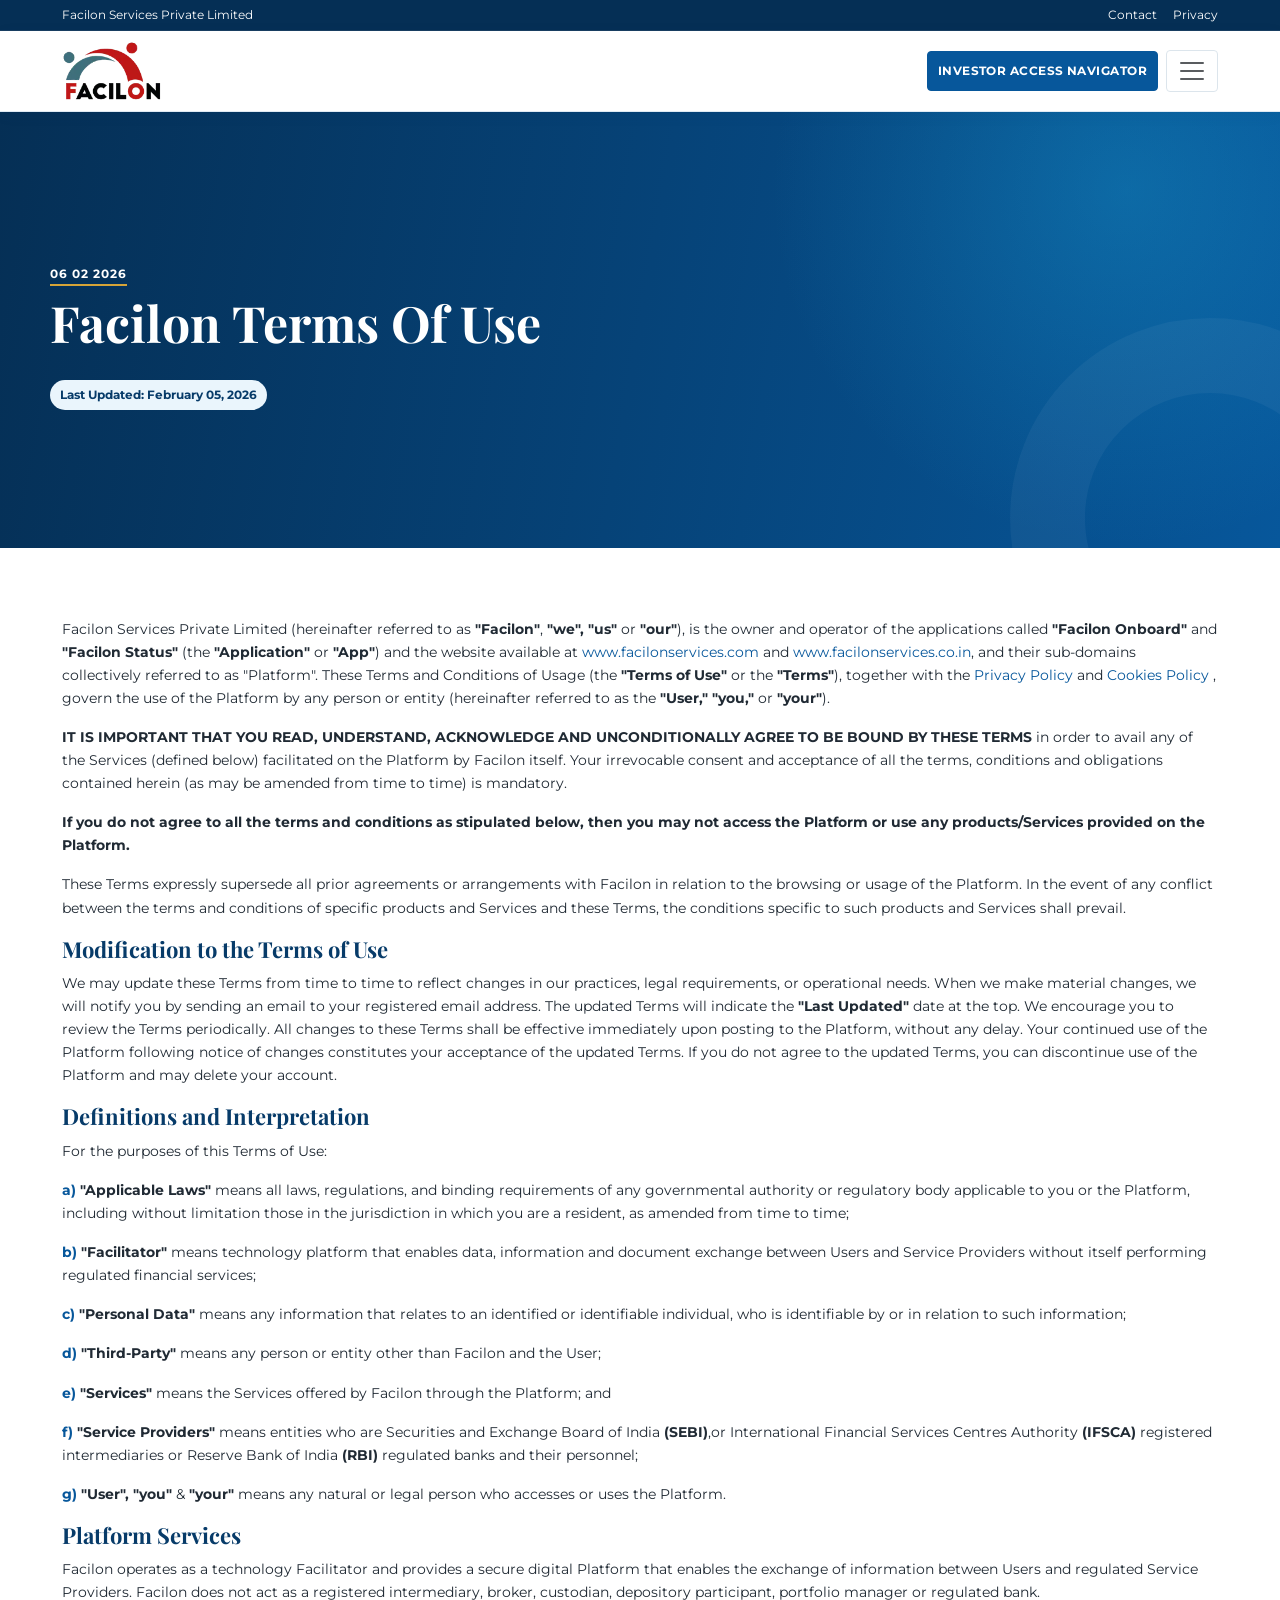
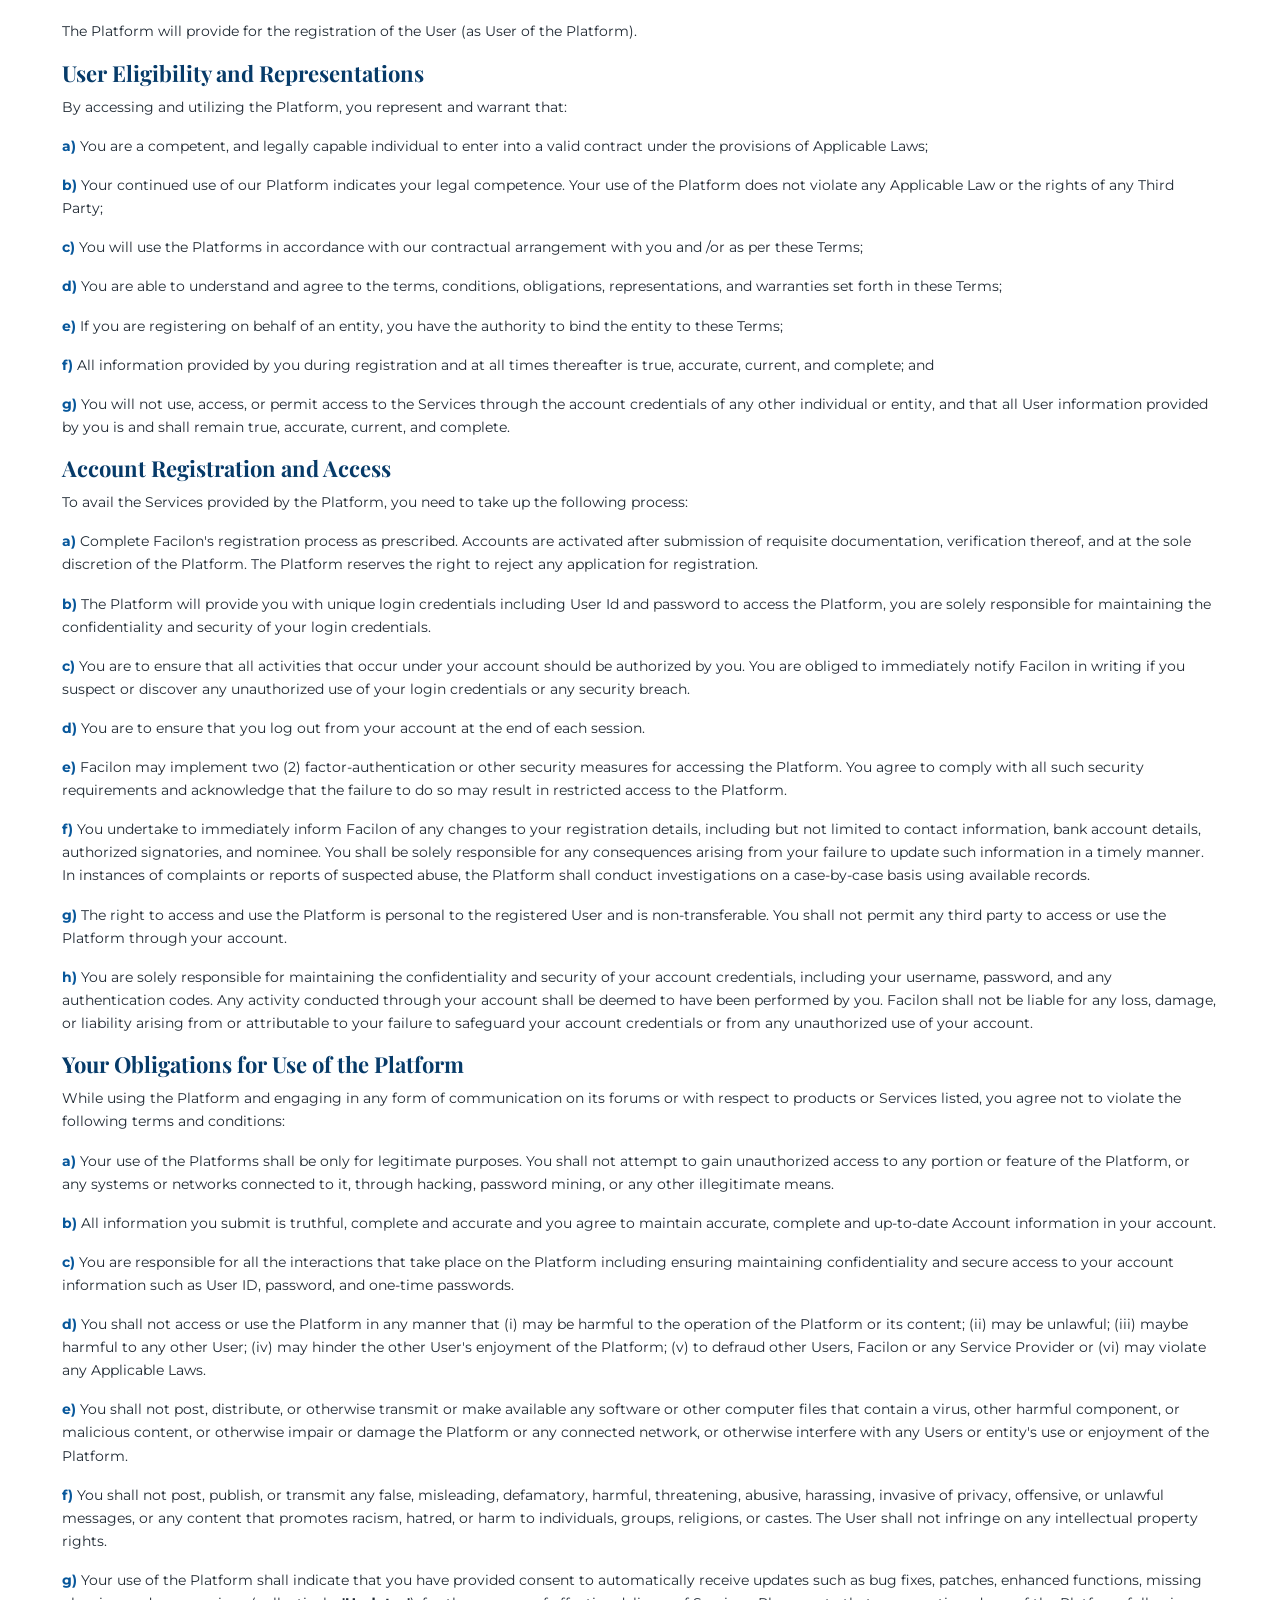
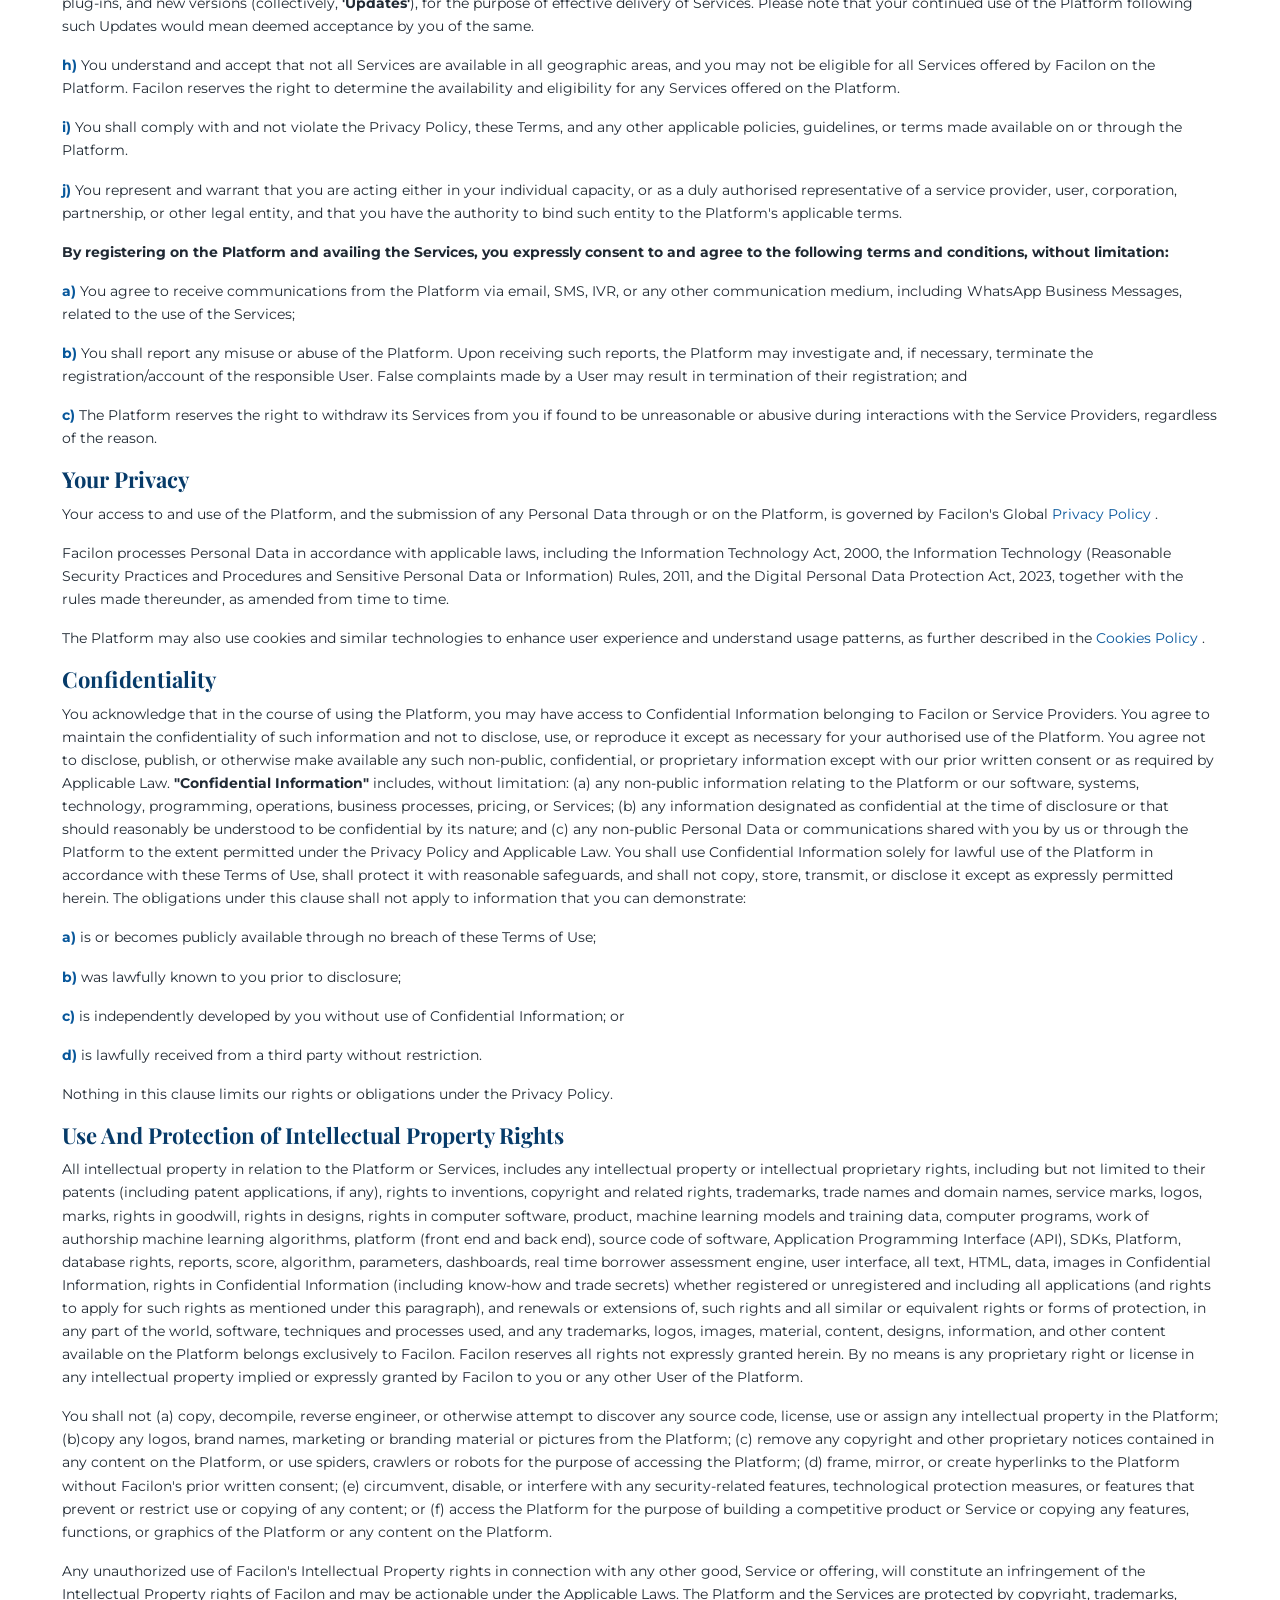
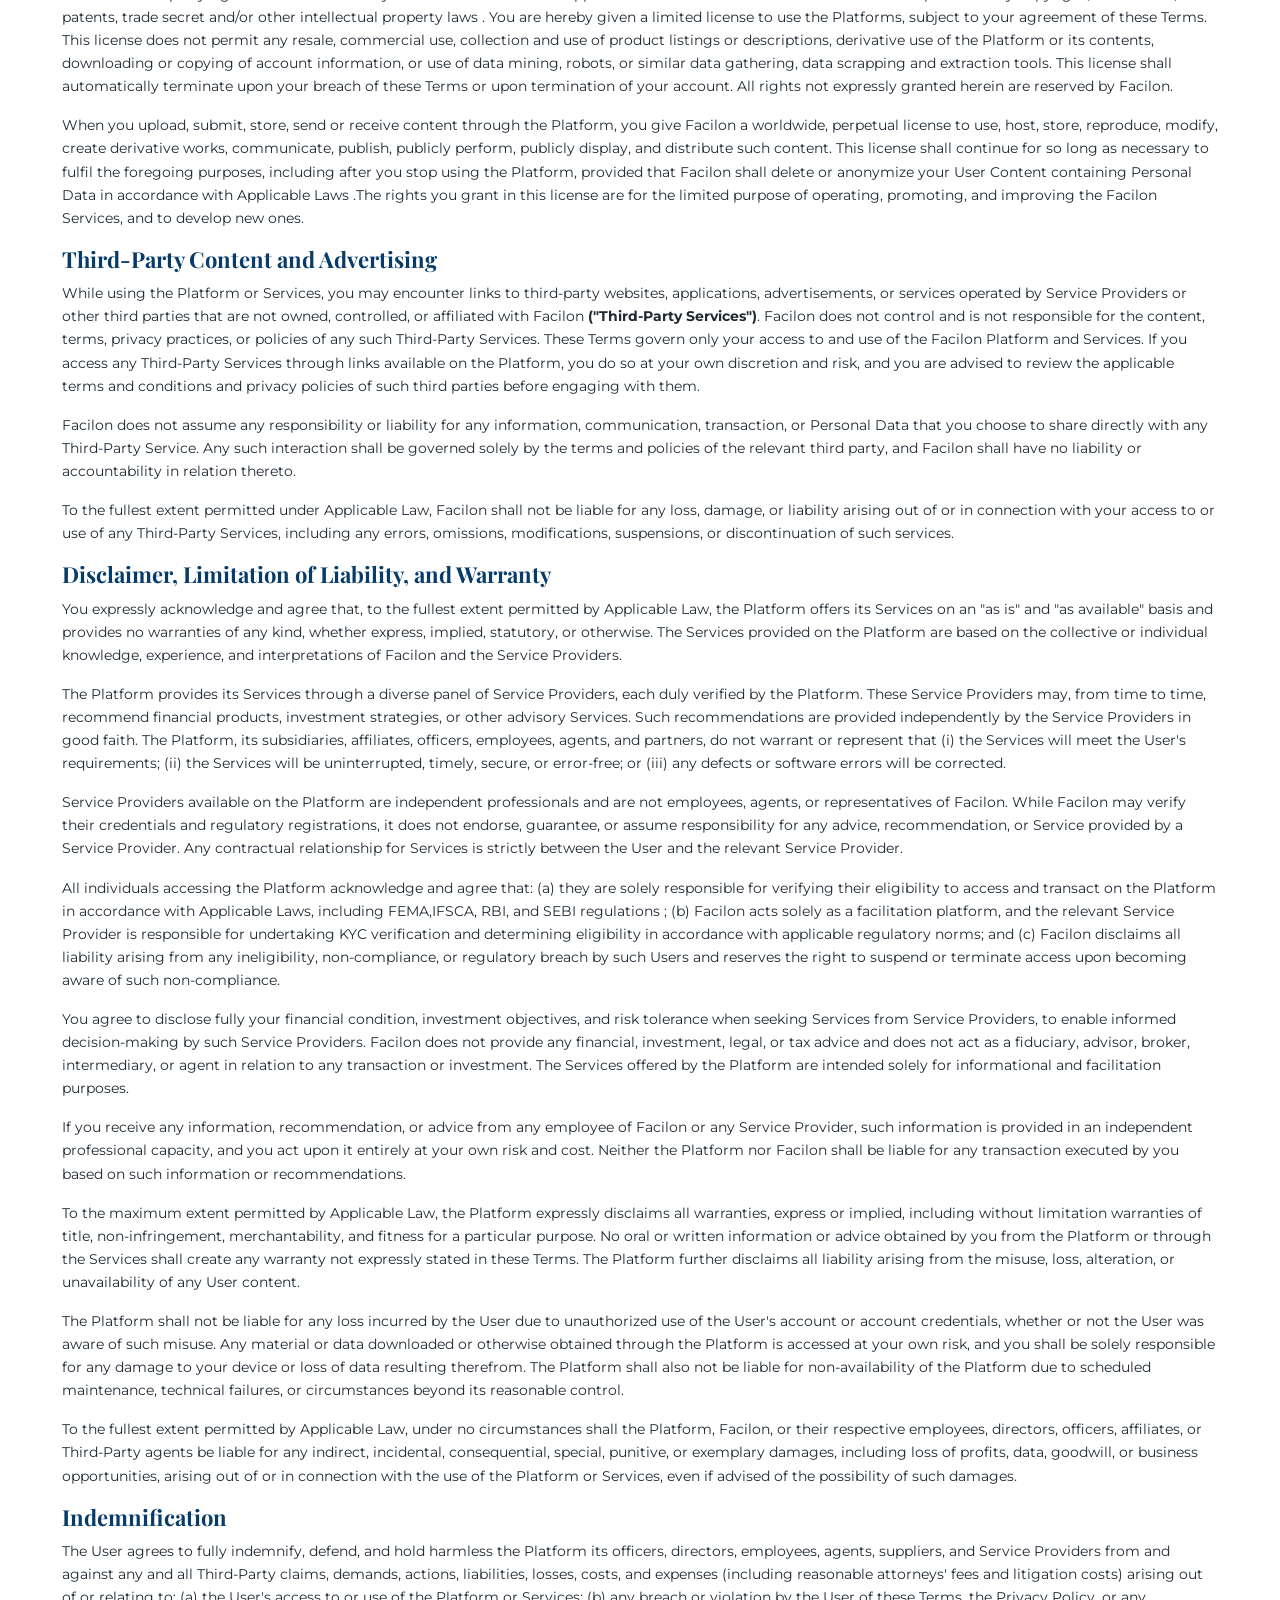
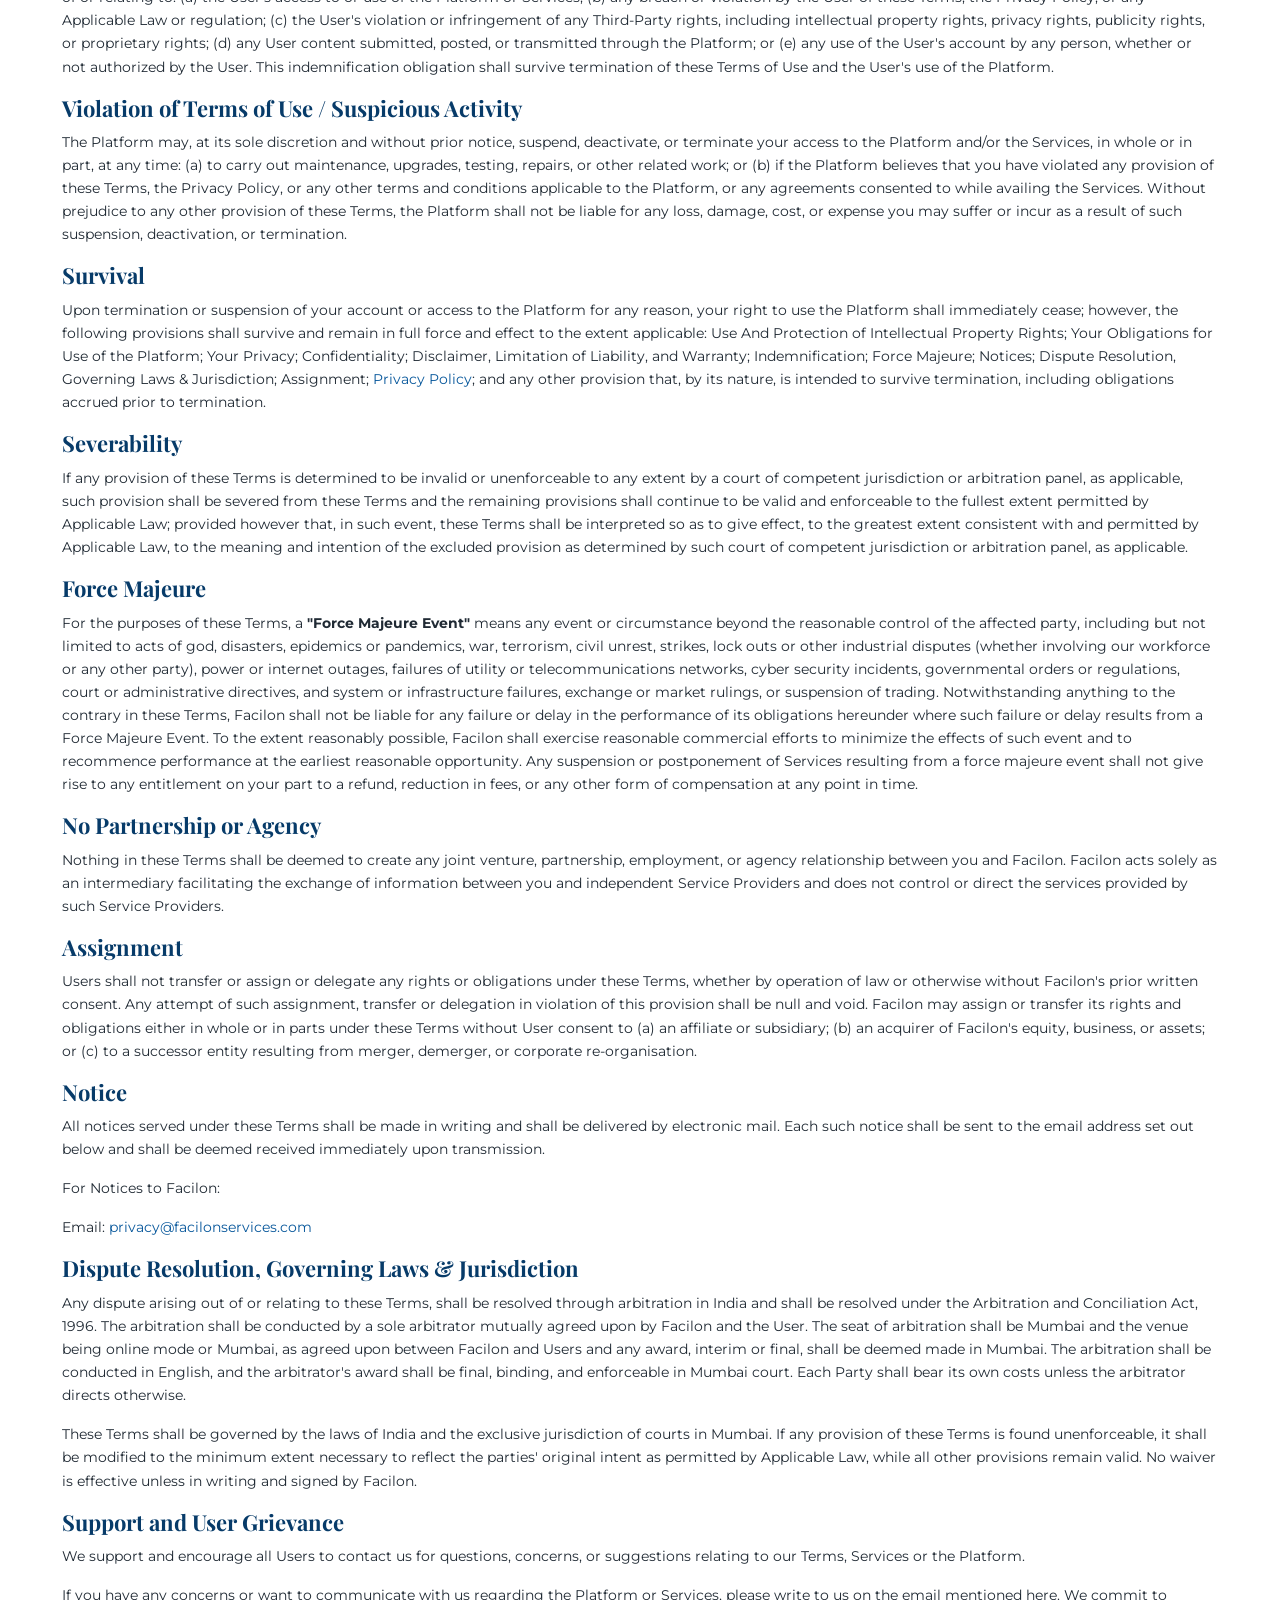
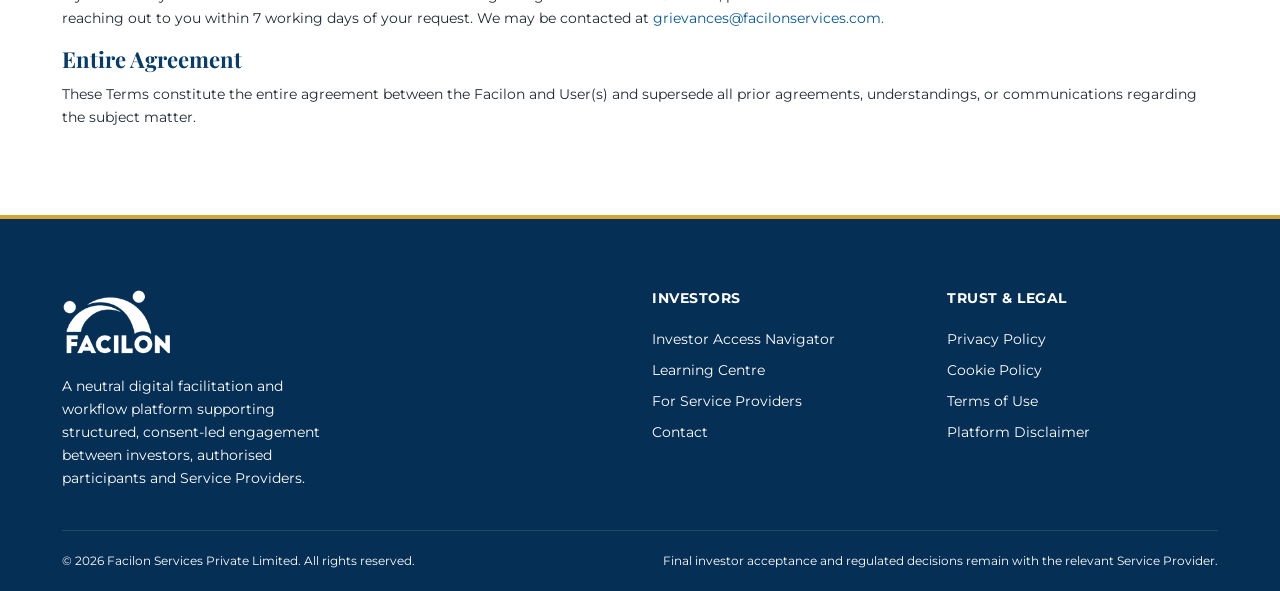
<file: terms-of-use.html>
<!doctype html>
<html lang="en">

<head>
  <meta charset="UTF-8" />
  <meta name="viewport" content="width=device-width, initial-scale=1.0" />
  <meta name="description"
    content="Contact Facilon Services for investor support, Service Provider discussions, partnerships, privacy matters and general enquiries." />
  <title>Terms Of Use | Facilon Services</title>
  <link rel="icon" type="image/png" href="images/favicon.png">
  <link href="https://cdn.jsdelivr.net/npm/bootstrap@5.3.8/dist/css/bootstrap.min.css" rel="stylesheet">
  <link rel="stylesheet" href="fs-style.css">
  <link rel="stylesheet" href="assets/forms.css">
  <style>
    :root {
      --blue: #07579b;
      --blue-dark: #073b69;
      --blue-deep: #052f55;
      --cyan: #1ca6d9;
      --sky: #eaf5fc;
      --gold: #d5a438;
      --gold-soft: #fbf5e8;
      --green: #2a7a5b;
      --green-soft: #e9f6f1;
      --ink: #202a34;
      --muted: #687783;
      --paper: #f7f9fb;
      --border: #dce5ec;
      --max: 1180px;
    }

    * {
      box-sizing: border-box;
    }

    body {
      margin: 0;
      font-family: "Montserrat", Arial, sans-serif;
      color: var(--ink);
      line-height: 1.65;
      background: #fff;
    }

    a {
      text-decoration: none;
      color: inherit;
    }

    .nav {
      position: sticky;
      top: 0;
      z-index: 100;
      background: rgba(255, 255, 255, 0.97);
      border-bottom: 1px solid rgba(7, 87, 155, 0.12);
      box-shadow: 0 3px 14px rgba(7, 59, 105, 0.06);
    }

    .nav:before {
      content: "";
      display: block;
      height: 4px;
      background: linear-gradient(90deg, var(--blue-dark), var(--cyan));
    }

    .nav-inner {
      min-height: 74px;
      display: flex;
      align-items: center;
      justify-content: space-between;
      gap: 24px;
    }

    .brand {
      color: var(--blue-dark);
      font-weight: 700;
      font-size: 22px;
      text-transform: uppercase;
    }

    .brand span {
      color: var(--gold);
    }

    .nav-links {
      display: flex;
      gap: 24px;
      font-size: 12px;
      font-weight: 600;
      text-transform: uppercase;
      color: #44596a;
    }

    .nav-links a:hover {
      color: var(--blue);
    }

    .nav-actions {
      display: flex;
      gap: 10px;
    }

    .hero {
      background: radial-gradient(circle at 88% 18%, rgba(28, 166, 217, 0.3), transparent 30%),
        linear-gradient(100deg, var(--blue-deep), var(--blue));
      color: #fff;
    }

    .hero-inner {
      padding: 78px 0 68px;
    }

    .eyebrow {
      display: inline-block;
      font-size: 12px;
      letter-spacing: 1px;
      text-transform: uppercase;
      font-weight: 700;
      color: inherit;
      margin-bottom: 10px;
      padding-bottom: 0;
      border-bottom: 2px solid var(--gold);
    }

    h1,
    h2,
    h3 {
      margin-top: 0;
      color: var(--blue-dark);
    }

    h1 {
      font-family: "Playfair Display", serif;
      color: #fff;
      font-size: 50px;
      line-height: 1.08;
      margin-bottom: 18px;
    }

    h2 {
      font-family: "Playfair Display", serif;
      font-size: 36px;
      margin-bottom: 13px;
    }

    h3 {
      font-size: 16px;
    }

    .hero p {
      color: #e4f0f6;
      max-width: 780px;
      font-size: 15px;
    }

    .section-alt {
      background: var(--paper);
      border-top: 1px solid var(--border);
      border-bottom: 1px solid var(--border);
    }

    .contact-layout {
      display: grid;
      grid-template-columns: 0.85fr 1.15fr;
      gap: 34px;
      align-items: start;
    }

    .topic-grid {
      display: grid;
      grid-template-columns: 1fr 1fr;
      gap: 14px;
    }

    .topic {
      background: #fff;
      border: 1px solid var(--border);
      border-radius: 7px;
      padding: 20px;
      cursor: pointer;
      transition: 0.15s;
    }

    .topic:hover,
    .topic.active {
      border-color: var(--blue);
      box-shadow: 0 5px 18px rgba(7, 59, 105, 0.08);
    }

    .topic strong {
      display: block;
      color: var(--blue-dark);
      font-size: 14px;
      margin-bottom: 5px;
    }

    .topic span {
      color: var(--ink);
      font-size: 14px;
    }

    .form-card {
      background: #fff;
      border: 1px solid var(--border);
      border-radius: 8px;
      padding: 20px;
      box-shadow: 0 10px 28px rgba(7, 59, 105, 0.08);
    }

    .form-grid {
      display: grid;
      grid-template-columns: 1fr 1fr;
      gap: 16px;
    }

    .field {
      margin-bottom: 10px;
    }

    .field.full {
      grid-column: 1/-1;
    }

    .label {
      display: block;
      font-size: 12px;
      font-weight: 700;
      text-transform: uppercase;
      letter-spacing: 0.45px;
      color: #5b6d7a;
      margin-bottom: 10px;
    }

    .input,
    .select,
    .textarea {
      width: 100%;
      border: 1.5px solid var(--border);
      border-radius: 5px;
      padding: 12px 13px;
      font:
        13px "Montserrat",
        Arial;
      background: #fff;
      color: var(--ink);
    }

    .textarea {
      min-height: 130px;
      resize: vertical;
    }

    .help {
      font-size: 12px;
      color: var(--ink);
      margin-top: 5px;
    }

    .consent {
      display: flex;
      gap: 10px;
      align-items: center;
      background: var(--paper);
      border: 1px solid var(--border);
      padding: 13px;
      border-radius: 6px;
      font-size: 12px;
      color: var(--muted);
      line-height: 1.55;
    }

    .notice {
      background: var(--gold-soft);
      border-left: 5px solid var(--gold);
      padding: 20px;
      border-radius: 5px;
      font-size: 12px;
      color: #665934;
      margin-top: 20px;
    }

    .quick {
      display: grid;
      gap: 15px;
      margin-top: 24px;
    }

    .quick-card {
      background: #fff;
      border: 1px solid var(--border);
      padding: 20px;
      border-radius: 7px;
    }

    .quick-card h3 {
      margin-bottom: 7px;
    }

    .quick-card p {
      color: var(--ink);
      font-size: 14px;
      margin: 0;
    }

    .scope {
      display: inline-flex;
      gap: 8px;
      flex-wrap: wrap;
      margin-top: 12px;
    }

    .pill {
      font-size: 12px;
      font-weight: 700;
      background: var(--sky);
      color: var(--blue-dark);
      padding: 5px 10px;
      border-radius: 999px;
    }

    @media (max-width: 1050px) {
      .nav-links {
        display: none;
      }

      .footer-grid {
        grid-template-columns: 1fr 1fr;
      }
    }

    @media (max-width: 820px) {

      .contact-layout,
      .form-grid {
        grid-template-columns: 1fr;
      }

      .field.full {
        grid-column: auto;
      }

      .nav-actions .btn-outline {
        display: none;
      }
    }

    @media (max-width: 620px) {
      .container {
        width: min(calc(100% - 28px), var(--max));
      }

      .topbar {
        display: none;
      }

      .nav-actions .btn-primary {
        display: none;
      }

      .topic-grid,
      .footer-grid {
        grid-template-columns: 1fr;
      }

      section {
        padding: 54px 0;
      }

      .hero-inner {
        padding: 58px 0;
      }
    }


    .privacy-policy-page-main-sec p {
      font-size: 14px;
    }

    .privacy-policy-page-main-sec p a {
      color: #07579b !important;
      text-decoration: none !important;
    }

    .privacy-policy-page-main-sec h3 {
      font-family: 'Playfair Display', Georgia, serif;
      font-size: 22px;
      line-height: 1.2;
      margin-bottom: 10px;
    }

    .privacy-policy-page-main-sec h4 {
      font-size: 18px;
      color: var(--blue-dark);
      font-weight: 700;
      margin-bottom: 10px;
    }

    .fac-table-sec {
      border-left: 1px solid #07579b;
      border-bottom: 1px solid #07579b;
    }

    .fac-table-sec tbody tr:first-child {
      background-color: #07579b;
    }

    .fac-table-sec tbody tr:first-child td {
      color: #fff;
    }

    .fac-table-sec tbody tr .td-bor-cus-sec {
      border-right: 1px solid #fff;
    }

    .fac-table-sec td {
      border-top: 1px solid #07579b;
      padding: 10px;
      border-right: 1px solid #07579b;
      font-size: 14px;
    }

    .fac-table-wrapper {
      width: 100%;
      overflow-x: auto;
    }

    .fac-table-sec {
      width: 100%;
      min-width: 900px;
      border-collapse: collapse;
    }

    .abc-para {
      font-size: 14px;
      font-weight: 700;
      margin: 0;
      text-transform: none;
      color: #07579b;
    }
    
    
    .privacy-policy-page-main-sec li {
      font-size: 14px;    
    }
  </style>
</head>

<body>
  <div class="topbar">
    <div class="container topbar-inner d-flex justify-content-between align-items-center flex-wrap gap-3 py-1">
      <div>Facilon Services Private Limited</div>
      <div class="topbar-links d-flex flex-wrap gap-3">
        <a href="contact.html">Contact</a>
        <a href="privacy-policy.html">Privacy</a>
      </div>
    </div>
  </div>
  <header class="nav navbar">
    <div class="container d-flex align-items-center justify-content-between">
      <a class="navbar-brand" href="index.html">
        <img src="images/logo.webp" alt="Facilon">
      </a>
      <div class="nav-actions d-flex align-items-center gap-2">
        <!--<div class="dropdown d-none d-sm-inline-flex">-->
        <!--  <button class="btn btn-outline dropdown-toggle" type="button" data-bs-toggle="dropdown" aria-expanded="false">-->
        <!--    Sign In-->
        <!--  </button>-->
        <!--  <ul class="dropdown-menu dropdown-menu-end">-->
        <!--    <li>-->
        <!--      <a class="dropdown-item" href="investor-sign-in.html">Investor Sign In</a>-->
        <!--    </li>-->
        <!--    <li>-->
        <!--      <a class="dropdown-item" href="service-provider-sign-in.html">Service Provider Sign In</a>-->
        <!--    </li>-->
        <!--  </ul>-->
        <!--</div>-->
        <a class="btn btn-primary d-none d-sm-inline-flex" href="investor-access-navigator.html">
          Investor Access Navigator
        </a>
        <button class="navbar-toggler" type="button" data-bs-toggle="offcanvas" data-bs-target="#sidebarNav"
          aria-controls="sidebarNav" aria-label="Open menu">
          <span class="navbar-toggler-icon"></span>
        </button>
      </div>
    </div>
  </header>
  <!-- Sidebar navigation: same offcanvas menu on desktop and mobile -->
  <div class="offcanvas offcanvas-end sidebar-nav" tabindex="-1" id="sidebarNav" aria-labelledby="sidebarNavLabel">
    <div class="offcanvas-header">
      <a class="navbar-brand" href="index.html"><img src="images/logo.webp" alt="Facilon"></a>
      <button type="button" class="btn-close" data-bs-dismiss="offcanvas" aria-label="Close"></button>
    </div>
    <div class="offcanvas-body d-flex flex-column">
      <ul class="navbar-nav flex-grow-1" aria-label="Main navigation">
        <li class="nav-item"><a class="nav-link" href="./"><img src="images/icon/sb-img-0.webp" alt=""> Home</a></li>
        <li class="nav-item"><a class="nav-link" href="investor-access-navigator.html"><img
              src="images/icon/sb-img-1.webp" alt=""> Investor Access Navigator</a></li>
        <li class="nav-item"><a class="nav-link" href="for-service-providers.html"><img src="images/icon/sb-img-2.webp"
              alt=""> For Service Providers</a></li>
        <li class="nav-item"><a class="nav-link" href="how-facilon-works.html"><img src="images/icon/sb-img-3.webp"
              alt=""> How Facilon Works</a></li>
        <li class="nav-item"><a class="nav-link" href="learning-centre.html"><img src="images/icon/sb-img-4.webp"
              alt=""> Learning Centre</a></li>
        <li class="nav-item"><a class="nav-link" href="about-facilon.html"><img src="images/icon/sb-img-5.webp" alt="">
            About Facilon</a></li>
        <li class="nav-item"><a class="nav-link" href="contact.html"><img src="images/icon/sb-img-6.webp" alt="">
            Contact</a></li>
      </ul>
    </div>
  </div>

  <main>
    <section class="hero">
      <div class="container hero-inner">
        <div class="eyebrow">06 02 2026</div>
        <h1>Facilon Terms Of Use</h1>
        <div class="scope">
          <span class="pill">Last Updated: February 05, 2026</span>
        </div>
      </div>
    </section>
    <section class="privacy-policy-page-main-sec">
      <div class="container">
        <div class="row">
          <div class="col-lg-12">
            <p>Facilon Services Private Limited (hereinafter referred to as <strong>"Facilon"</strong>, <strong>"we",
                "us"</strong> or <strong>"our"</strong>), is the
              owner and operator of the applications called <strong>"Facilon Onboard"</strong> and <strong>"Facilon
                Status"</strong> (the <strong>"Application"</strong>
              or <strong>"App"</strong>) and the website available at <a
                href="https://www.facilonservices.com/">www.facilonservices.com</a> and <a
                href="http://www.facilonservices.co.in/">www.facilonservices.co.in</a>, and their
              sub-domains collectively referred to as "Platform". These Terms and Conditions of Usage (the
              <strong>"Terms of
                Use"</strong> or the <strong>"Terms"</strong>), together with the <a
                href="privacy-policy.html" target="_blank">
                Privacy Policy
              </a> and <a href="cookies-policy.html" target="_blank">
                Cookies Policy </a> , govern the use of the
              Platform by any person or entity (hereinafter referred to as the <strong>"User," "you,"</strong> or
              <strong>"your"</strong>).
            </p>
            <p><strong>IT IS IMPORTANT THAT YOU READ, UNDERSTAND, ACKNOWLEDGE AND UNCONDITIONALLY AGREE TO BE BOUND BY
                THESE
                TERMS</strong> in order to avail any of the Services (defined below) facilitated on the Platform by
              Facilon
              itself. Your irrevocable consent and acceptance of all the terms, conditions and obligations contained
              herein (as may be amended from time to time) is mandatory.</p>
            <p><strong>If you do not agree to all the terms and conditions as stipulated below, then you may not access
                the
                Platform or use any products/Services provided on the Platform.</strong></p>
            <p>These Terms expressly supersede all prior agreements or arrangements with Facilon in relation to the
              browsing or usage of the Platform. In the event of any conflict between the terms and conditions of
              specific products and Services and these Terms, the conditions specific to such products and Services
              shall prevail.</p>
            <h3>Modification to the Terms of Use</h3>
            <p>We may update these Terms from time to time to reflect changes in our practices, legal requirements, or
              operational needs. When we make material changes, we will notify you by sending an email to your
              registered email address. The updated Terms will indicate the <strong>"Last Updated"</strong> date at the
              top. We
              encourage you to review the Terms periodically. All changes to these Terms shall be effective
              immediately upon posting to the Platform, without any delay. Your continued use of the Platform
              following notice of changes constitutes your acceptance of the updated Terms. If you do not agree to the
              updated Terms, you can discontinue use of the Platform and may delete your account.</p>
            <h3>Definitions and Interpretation</h3>
            <p>For the purposes of this Terms of Use:</p>
            <p><span class="abc-para">a)</span> <strong>"Applicable Laws"</strong> means all laws, regulations, and
              binding
              requirements of any governmental authority or regulatory body applicable to you or the Platform,
              including without limitation those in the jurisdiction in which you are a resident, as amended from time
              to time;</p>
            <p><span class="abc-para">b)</span> <strong>"Facilitator"</strong> means technology platform that enables
              data, information
              and document exchange between Users and Service Providers without itself performing regulated financial
              services;</p>
            <p><span class="abc-para">c)</span> <strong>"Personal Data"</strong> means any information that relates to
              an identified or
              identifiable individual, who is identifiable by or in relation to such information;</p>
            <p><span class="abc-para">d)</span> <strong>"Third-Party"</strong> means any person or entity other than
              Facilon and the
              User;</p>
            <p><span class="abc-para">e)</span> <strong>"Services"</strong> means the Services offered by Facilon
              through the Platform;
              and</p>
            <p><span class="abc-para">f)</span> <strong>"Service Providers"</strong> means entities who are Securities
              and Exchange
              Board of India <strong>(SEBI)</strong>,or International Financial Services Centres Authority
              <strong>(IFSCA)</strong> registered
              intermediaries or Reserve Bank of India <strong>(RBI)</strong> regulated banks and their personnel;
            </p>
            <p><span class="abc-para">g)</span> <strong>"User", "you"</strong> & <strong>"your"</strong> means any
              natural or legal person who accesses
              or uses the Platform.</p>
            <h3>Platform Services</h3>
            <p>Facilon operates as a technology Facilitator and provides a secure digital Platform that enables the
              exchange of information between Users and regulated Service Providers. Facilon does not act as a
              registered intermediary, broker, custodian, depository participant, portfolio manager or regulated bank.
            </p>
            <p>The Platform will provide for the registration of the User (as User of the Platform).</p>
            <h3>User Eligibility and Representations</h3>
            <p>By accessing and utilizing the Platform, you represent and warrant that:</p>
            <p><span class="abc-para">a)</span> You are a competent, and legally capable individual to enter into a
              valid contract under the provisions of Applicable Laws;</p>
            <p><span class="abc-para">b)</span> Your continued use of our Platform indicates your legal competence.
              Your use of the Platform does not violate any Applicable Law or the rights of any Third Party;</p>
            <p><span class="abc-para">c)</span> You will use the Platforms in accordance with our contractual
              arrangement with you and /or as per these Terms;</p>
            <p><span class="abc-para">d)</span> You are able to understand and agree to the terms, conditions,
              obligations, representations, and warranties set forth in these Terms;</p>
            <p><span class="abc-para">e)</span> If you are registering on behalf of an entity, you have the authority to
              bind the entity to these Terms;</p>
            <p><span class="abc-para">f)</span> All information provided by you during registration and at all times
              thereafter is true, accurate, current, and complete; and</p>
            <p><span class="abc-para">g)</span> You will not use, access, or permit access to the Services through the
              account credentials of any other individual or entity, and that all User information provided by you is
              and shall remain true, accurate, current, and complete.</p>
            <h3>Account Registration and Access</h3>
            <p>To avail the Services provided by the Platform, you need to take up the following process:</p>
            <p><span class="abc-para">a)</span> Complete Facilon's registration process as prescribed. Accounts are
              activated after submission of requisite documentation, verification thereof, and at the sole discretion
              of the Platform. The Platform reserves the right to reject any application for registration.</p>
            <p><span class="abc-para">b)</span> The Platform will provide you with unique login credentials including
              User Id and password to access the Platform, you are solely responsible for maintaining the
              confidentiality and security of your login credentials.</p>
            <p><span class="abc-para">c)</span> You are to ensure that all activities that occur under your account
              should be authorized by you. You are obliged to immediately notify Facilon in writing if you suspect or
              discover any unauthorized use of your login credentials or any security breach.</p>
            <p><span class="abc-para">d)</span> You are to ensure that you log out from your account at the end of
              each session.</p>
            <p><span class="abc-para">e)</span> Facilon may implement two (2) factor-authentication or other security
              measures for accessing the Platform. You agree to comply with all such security requirements and
              acknowledge that the failure to do so may result in restricted access to the Platform.</p>
            <p><span class="abc-para">f)</span> You undertake to immediately inform Facilon of any changes to your
              registration details, including but not limited to contact information, bank account details, authorized
              signatories, and nominee. You shall be solely responsible for any consequences arising from your failure
              to update such information in a timely manner. In instances of complaints or reports of suspected abuse,
              the Platform shall conduct investigations on a case-by-case basis using available records.</p>
            <p><span class="abc-para">g)</span> The right to access and use the Platform is personal to the registered
              User and is non-transferable. You shall not permit any third party to access or use the Platform through
              your account.</p>
            <p><span class="abc-para">h)</span> You are solely responsible for maintaining the confidentiality and
              security of your account credentials, including your username, password, and any authentication codes.
              Any activity conducted through your account shall be deemed to have been performed by you. Facilon shall
              not be liable for any loss, damage, or liability arising from or attributable to your failure to
              safeguard your account credentials or from any unauthorized use of your account.</p>
            <h3>Your Obligations for Use of the Platform</h3>
            <p>While using the Platform and engaging in any form of communication on its forums or with respect to
              products or Services listed, you agree not to violate the following terms and conditions:</p>
            <p><span class="abc-para">a)</span> Your use of the Platforms shall be only for legitimate purposes. You
              shall not attempt to gain unauthorized access to any portion or feature of the Platform, or any systems
              or networks connected to it, through hacking, password mining, or any other illegitimate means.</p>
            <p><span class="abc-para">b)</span> All information you submit is truthful, complete and accurate and you
              agree to maintain accurate, complete and up-to-date Account information in your account.</p>
            <p><span class="abc-para">c)</span> You are responsible for all the interactions that take place on the
              Platform including ensuring maintaining confidentiality and secure access to your account information
              such as User ID, password, and one-time passwords.</p>
            <p><span class="abc-para">d)</span> You shall not access or use the Platform in any manner that (i) may be
              harmful to the operation of the Platform or its content; (ii) may be unlawful; (iii) maybe harmful to
              any other User; (iv) may hinder the other User's enjoyment of the Platform; (v) to defraud other Users,
              Facilon or any Service Provider or (vi) may violate any Applicable Laws.</p>
            <p><span class="abc-para">e)</span> You shall not post, distribute, or otherwise transmit or make
              available any software or other computer files that contain a virus, other harmful component, or
              malicious content, or otherwise impair or damage the Platform or any connected network, or otherwise
              interfere with any Users or entity's use or enjoyment of the Platform.</p>
            <p><span class="abc-para">f)</span> You shall not post, publish, or transmit any false, misleading,
              defamatory, harmful, threatening, abusive, harassing, invasive of privacy, offensive, or unlawful
              messages, or any content that promotes racism, hatred, or harm to individuals, groups, religions, or
              castes. The User shall not infringe on any intellectual property rights.</p>
            <p><span class="abc-para">g)</span> Your use of the Platform shall indicate that you have provided consent
              to automatically receive updates such as bug fixes, patches, enhanced functions, missing plug-ins, and
              new versions (collectively, <strong>'Updates'</strong>), for the purpose of effective delivery of
              Services. Please note
              that your continued use of the Platform following such Updates would mean deemed acceptance by you of
              the same.</p>
            <p><span class="abc-para">h)</span> You understand and accept that not all Services are available in
              all geographic areas, and you may not be eligible for all Services offered by Facilon on the Platform.
              Facilon reserves the right to determine the availability and eligibility for any Services offered on the
              Platform.</p>
            <p><span class="abc-para">i)</span> You shall comply with and not violate the Privacy Policy, these Terms,
              and any other applicable policies, guidelines, or terms made available on or through the Platform.</p>
            <p><span class="abc-para">j)</span> You represent and warrant that you are acting either in your
              individual capacity, or as a duly authorised representative of a service provider, user, corporation,
              partnership, or other legal entity, and that you have the authority to bind such entity to the
              Platform's applicable terms.</p>
            <p><strong>By registering on the Platform and availing the Services, you expressly consent to and agree to
                the
                following terms and conditions, without limitation:</strong></p>
            <p><span class="abc-para">a)</span> You agree to receive communications from the Platform via email,
              SMS, IVR, or any other communication medium, including WhatsApp Business Messages, related to the use of
              the Services;</p>
            <p><span class="abc-para">b)</span> You shall report any misuse or abuse of the Platform. Upon receiving
              such reports, the Platform may investigate and, if necessary, terminate the registration/account of the
              responsible User. False complaints made by a User may result in termination of their registration; and
            </p>
            <p><span class="abc-para">c)</span> The Platform reserves the right to withdraw its Services from you
              if found to be unreasonable or abusive during interactions with the Service Providers, regardless of the
              reason.</p>
            <h3>Your Privacy</h3>
            <p>Your access to and use of the Platform, and the submission of any Personal Data through or on the
              Platform, is governed by Facilon's Global <a href="privacy-policy.html"
                target="_blank">
                Privacy Policy
              </a>.</p>
            <p>Facilon processes Personal Data in accordance with applicable laws, including the Information
              Technology Act, 2000, the Information Technology (Reasonable Security Practices and Procedures and
              Sensitive Personal Data or Information) Rules, 2011, and the Digital Personal Data Protection Act, 2023,
              together with the rules made thereunder, as amended from time to time.</p>
            <p>The Platform may also use cookies and similar technologies to enhance user experience and understand
              usage patterns, as further described in the <a href="https://facilonservices.co.in/cookies-policy"
                target="_blank">
                Cookies Policy </a>.</p>
            <h3>Confidentiality</h3>
            <p>You acknowledge that in the course of using the Platform, you may have access to Confidential
              Information belonging to Facilon or Service Providers. You agree to maintain the confidentiality of such
              information and not to disclose, use, or reproduce it except as necessary for your authorised use of the
              Platform. You agree not to disclose, publish, or otherwise make available any such non-public,
              confidential, or proprietary information except with our prior written consent or as required by
              Applicable Law. <strong>"Confidential Information"</strong> includes, without limitation: (a) any
              non-public information
              relating to the Platform or our software, systems, technology, programming, operations, business
              processes, pricing, or Services; (b) any information designated as confidential at the time of
              disclosure or that should reasonably be understood to be confidential by its nature; and (c) any
              non-public Personal Data or communications shared with you by us or through the Platform to the extent
              permitted under the Privacy Policy and Applicable Law. You shall use Confidential Information solely for
              lawful use of the Platform in accordance with these Terms of Use, shall protect it with reasonable
              safeguards, and shall not copy, store, transmit, or disclose it except as expressly permitted herein.
              The obligations under this clause shall not apply to information that you can demonstrate:</p>
            <p><span class="abc-para">a)</span> is or becomes publicly available through no breach of these Terms of
              Use;</p>
            <p><span class="abc-para">b)</span> was lawfully known to you prior to disclosure;</p>
            <p><span class="abc-para">c)</span> is independently developed by you without use of Confidential
              Information; or</p>
            <p><span class="abc-para">d)</span> is lawfully received from a third party without restriction.</p>
            <p>Nothing in this clause limits our rights or obligations under the Privacy Policy.</p>
            <h3>Use And Protection of Intellectual Property Rights</h3>
            <p>All intellectual property in relation to the Platform or Services, includes any intellectual property
              or intellectual proprietary rights, including but not limited to their patents (including patent
              applications, if any), rights to inventions, copyright and related rights, trademarks, trade names and
              domain names, service marks, logos, marks, rights in goodwill, rights in designs, rights in computer
              software, product, machine learning models and training data, computer programs, work of authorship
              machine learning algorithms, platform (front end and back end), source code of software, Application
              Programming Interface (API), SDKs, Platform, database rights, reports, score, algorithm, parameters,
              dashboards, real time borrower assessment engine, user interface, all text, HTML, data, images in
              Confidential Information, rights in Confidential Information (including know-how and trade secrets)
              whether registered or unregistered and including all applications (and rights to apply for such rights
              as mentioned under this paragraph), and renewals or extensions of, such rights and all similar or
              equivalent rights or forms of protection, in any part of the world, software, techniques and processes
              used, and any trademarks, logos, images, material, content, designs, information, and other content
              available on the Platform belongs exclusively to Facilon. Facilon reserves all rights not expressly
              granted herein. By no means is any proprietary right or license in any intellectual property implied or
              expressly granted by Facilon to you or any other User of the Platform.</p>
            <p>You shall not (a) copy, decompile, reverse engineer, or otherwise attempt to discover any source code,
              license, use or assign any intellectual property in the Platform; (b)copy any logos, brand names,
              marketing or branding material or pictures from the Platform; (c) remove any copyright and other
              proprietary notices contained in any content on the Platform, or use spiders, crawlers or robots for the
              purpose of accessing the Platform; (d) frame, mirror, or create hyperlinks to the Platform without
              Facilon's prior written consent; (e) circumvent, disable, or interfere with any security-related
              features, technological protection measures, or features that prevent or restrict use or copying of any
              content; or (f) access the Platform for the purpose of building a competitive product or Service or
              copying any features, functions, or graphics of the Platform or any content on the Platform.</p>
            <p>Any unauthorized use of Facilon's Intellectual Property rights in connection with any other good,
              Service or offering, will constitute an infringement of the Intellectual Property rights of Facilon and
              may be actionable under the Applicable Laws. The Platform and the Services are protected by copyright,
              trademarks, patents, trade secret and/or other intellectual property laws . You are hereby given a
              limited license to use the Platforms, subject to your agreement of these Terms. This license does not
              permit any resale, commercial use, collection and use of product listings or descriptions, derivative
              use of the Platform or its contents, downloading or copying of account information, or use of data
              mining, robots, or similar data gathering, data scrapping and extraction tools. This license shall
              automatically terminate upon your breach of these Terms or upon termination of your account. All rights
              not expressly granted herein are reserved by Facilon.</p>
            <p>When you upload, submit, store, send or receive content through the Platform, you give Facilon a
              worldwide, perpetual license to use, host, store, reproduce, modify, create derivative works,
              communicate, publish, publicly perform, publicly display, and distribute such content. This license
              shall continue for so long as necessary to fulfil the foregoing purposes, including after you stop using
              the Platform, provided that Facilon shall delete or anonymize your User Content containing Personal Data
              in accordance with Applicable Laws .The rights you grant in this license are for the limited purpose of
              operating, promoting, and improving the Facilon Services, and to develop new ones.</p>
            <h3>Third-Party Content and Advertising</h3>
            <p>While using the Platform or Services, you may encounter links to third-party websites, applications,
              advertisements, or services operated by Service Providers or other third parties that are not owned,
              controlled, or affiliated with Facilon <strong>("Third-Party Services")</strong>. Facilon does not
              control and is not
              responsible for the content, terms, privacy practices, or policies of any such Third-Party Services.
              These Terms govern only your access to and use of the Facilon Platform and Services. If you access any
              Third-Party Services through links available on the Platform, you do so at your own discretion and risk,
              and you are advised to review the applicable terms and conditions and privacy policies of such third
              parties before engaging with them.</p>
            <p>Facilon does not assume any responsibility or liability for any information, communication,
              transaction, or Personal Data that you choose to share directly with any Third-Party Service. Any such
              interaction shall be governed solely by the terms and policies of the relevant third party, and Facilon
              shall have no liability or accountability in relation thereto.</p>
            <p>To the fullest extent permitted under Applicable Law, Facilon shall not be liable for any loss, damage,
              or liability arising out of or in connection with your access to or use of any Third-Party Services,
              including any errors, omissions, modifications, suspensions, or discontinuation of such services.</p>
            <h3>Disclaimer, Limitation of Liability, and Warranty</h3>
            <p>You expressly acknowledge and agree that, to the fullest extent permitted by Applicable Law, the
              Platform offers its Services on an "as is" and "as available" basis and provides no warranties of any
              kind, whether express, implied, statutory, or otherwise. The Services provided on the Platform are based
              on the collective or individual knowledge, experience, and interpretations of Facilon and the Service
              Providers.</p>
            <p>The Platform provides its Services through a diverse panel of Service Providers, each duly verified by
              the Platform. These Service Providers may, from time to time, recommend financial products, investment
              strategies, or other advisory Services. Such recommendations are provided independently by the Service
              Providers in good faith. The Platform, its subsidiaries, affiliates, officers, employees, agents, and
              partners, do not warrant or represent that (i) the Services will meet the User's requirements; (ii) the
              Services will be uninterrupted, timely, secure, or error-free; or (iii) any defects or software errors
              will be corrected.</p>
            <p>Service Providers available on the Platform are independent professionals and are not employees,
              agents, or representatives of Facilon. While Facilon may verify their credentials and regulatory
              registrations, it does not endorse, guarantee, or assume responsibility for any advice, recommendation,
              or Service provided by a Service Provider. Any contractual relationship for Services is strictly between
              the User and the relevant Service Provider.</p>
            <p>All individuals accessing the Platform acknowledge and agree that: (a) they are solely responsible for
              verifying their eligibility to access and transact on the Platform in accordance with Applicable Laws,
              including FEMA,IFSCA, RBI, and SEBI regulations ; (b) Facilon acts solely as a facilitation platform,
              and the relevant Service Provider is responsible for undertaking KYC verification and determining
              eligibility in accordance with applicable regulatory norms; and (c) Facilon disclaims all liability
              arising from any ineligibility, non-compliance, or regulatory breach by such Users and reserves the
              right to suspend or terminate access upon becoming aware of such non-compliance.</p>
            <p>You agree to disclose fully your financial condition, investment objectives, and risk tolerance when
              seeking Services from Service Providers, to enable informed decision-making by such Service Providers.
              Facilon does not provide any financial, investment, legal, or tax advice and does not act as a
              fiduciary, advisor, broker, intermediary, or agent in relation to any transaction or investment. The
              Services offered by the Platform are intended solely for informational and facilitation purposes.</p>
            <p>If you receive any information, recommendation, or advice from any employee of Facilon or any Service
              Provider, such information is provided in an independent professional capacity, and you act upon it
              entirely at your own risk and cost. Neither the Platform nor Facilon shall be liable for any transaction
              executed by you based on such information or recommendations.</p>
            <p>To the maximum extent permitted by Applicable Law, the Platform expressly disclaims all warranties,
              express or implied, including without limitation warranties of title, non-infringement, merchantability,
              and fitness for a particular purpose. No oral or written information or advice obtained by you from the
              Platform or through the Services shall create any warranty not expressly stated in these Terms. The
              Platform further disclaims all liability arising from the misuse, loss, alteration, or unavailability of
              any User content.</p>
            <p>The Platform shall not be liable for any loss incurred by the User due to unauthorized use of the
              User's account or account credentials, whether or not the User was aware of such misuse. Any material or
              data downloaded or otherwise obtained through the Platform is accessed at your own risk, and you shall
              be solely responsible for any damage to your device or loss of data resulting therefrom. The Platform
              shall also not be liable for non-availability of the Platform due to scheduled maintenance, technical
              failures, or circumstances beyond its reasonable control.</p>
            <p>To the fullest extent permitted by Applicable Law, under no circumstances shall the Platform, Facilon,
              or their respective employees, directors, officers, affiliates, or Third-Party agents be liable for any
              indirect, incidental, consequential, special, punitive, or exemplary damages, including loss of profits,
              data, goodwill, or business opportunities, arising out of or in connection with the use of the Platform
              or Services, even if advised of the possibility of such damages.</p>
            <h3>Indemnification</h3>
            <p>The User agrees to fully indemnify, defend, and hold harmless the Platform its officers, directors,
              employees, agents, suppliers, and Service Providers from and against any and all Third-Party claims,
              demands, actions, liabilities, losses, costs, and expenses (including reasonable attorneys' fees and
              litigation costs) arising out of or relating to: (a) the User's access to or use of the Platform or
              Services; (b) any breach or violation by the User of these Terms, the Privacy Policy, or any Applicable
              Law or regulation; (c) the User's violation or infringement of any Third-Party rights, including
              intellectual property rights, privacy rights, publicity rights, or proprietary rights; (d) any User
              content submitted, posted, or transmitted through the Platform; or (e) any use of the User's account by
              any person, whether or not authorized by the User. This indemnification obligation shall survive
              termination of these Terms of Use and the User's use of the Platform.</p>
            <h3>Violation of Terms of Use / Suspicious Activity</h3>
            <p>The Platform may, at its sole discretion and without prior notice, suspend, deactivate, or terminate
              your access to the Platform and/or the Services, in whole or in part, at any time: (a) to carry out
              maintenance, upgrades, testing, repairs, or other related work; or (b) if the Platform believes that you
              have violated any provision of these Terms, the Privacy Policy, or any other terms and conditions
              applicable to the Platform, or any agreements consented to while availing the Services. Without
              prejudice to any other provision of these Terms, the Platform shall not be liable for any loss, damage,
              cost, or expense you may suffer or incur as a result of such suspension, deactivation, or termination.
            </p>
            <h3>Survival</h3>
            <p>Upon termination or suspension of your account or access to the Platform for any reason, your right to
              use the Platform shall immediately cease; however, the following provisions shall survive and remain in
              full force and effect to the extent applicable: Use And Protection of Intellectual Property Rights; Your
              Obligations for Use of the Platform; Your Privacy; Confidentiality; Disclaimer, Limitation of Liability,
              and Warranty; Indemnification; Force Majeure; Notices; Dispute Resolution, Governing Laws &
              Jurisdiction; Assignment; <a href="privacy-policy.html">Privacy Policy</a>; and any other provision that, by its nature,
              is intended to
              survive termination, including obligations accrued prior to termination.</p>
            <h3>Severability</h3>
            <p>If any provision of these Terms is determined to be invalid or unenforceable to any extent by a court
              of competent jurisdiction or arbitration panel, as applicable, such provision shall be severed from
              these Terms and the remaining provisions shall continue to be valid and enforceable to the fullest
              extent permitted by Applicable Law; provided however that, in such event, these Terms shall be
              interpreted so as to give effect, to the greatest extent consistent with and permitted by Applicable
              Law, to the meaning and intention of the excluded provision as determined by such court of competent
              jurisdiction or arbitration panel, as applicable.</p>
            <h3>Force Majeure</h3>
            <p>For the purposes of these Terms, a <strong>"Force Majeure Event"</strong> means any event or circumstance
              beyond the
              reasonable control of the affected party, including but not limited to acts of god, disasters, epidemics
              or pandemics, war, terrorism, civil unrest, strikes, lock outs or other industrial disputes (whether
              involving our workforce or any other party), power or internet outages, failures of utility or
              telecommunications networks, cyber security incidents, governmental orders or regulations, court or
              administrative directives, and system or infrastructure failures, exchange or market rulings, or
              suspension of trading. Notwithstanding anything to the contrary in these Terms, Facilon shall not be
              liable for any failure or delay in the performance of its obligations hereunder where such failure or
              delay results from a Force Majeure Event. To the extent reasonably possible, Facilon shall exercise
              reasonable commercial efforts to minimize the effects of such event and to recommence performance at the
              earliest reasonable opportunity. Any suspension or postponement of Services resulting from a force
              majeure event shall not give rise to any entitlement on your part to a refund, reduction in fees, or any
              other form of compensation at any point in time.</p>
            <h3>No Partnership or Agency</h3>
            <p>Nothing in these Terms shall be deemed to create any joint venture, partnership, employment, or agency
              relationship between you and Facilon. Facilon acts solely as an intermediary facilitating the exchange
              of information between you and independent Service Providers and does not control or direct the services
              provided by such Service Providers.</p>
            <h3>Assignment</h3>
            <p>Users shall not transfer or assign or delegate any rights or obligations under these Terms, whether by
              operation of law or otherwise without Facilon's prior written consent. Any attempt of such assignment,
              transfer or delegation in violation of this provision shall be null and void. Facilon may assign or
              transfer its rights and obligations either in whole or in parts under these Terms without User consent
              to (a) an affiliate or subsidiary; (b) an acquirer of Facilon's equity, business, or assets; or (c) to a
              successor entity resulting from merger, demerger, or corporate re-organisation.</p>
            <h3>Notice</h3>
            <p>All notices served under these Terms shall be made in writing and shall be delivered by electronic mail.
              Each such notice shall be sent to the email address set out below and shall be deemed received immediately
              upon transmission.
            </p>
            <p>For Notices to Facilon:</p>
            <p>Email: <a href="mailto:privacy@facilonservices.com">privacy@facilonservices.com</a></p>
            <!-- <p>Mobile: <a href="tel:+918976917026">+91-8976917026</a></p> -->
            <h3>Dispute Resolution, Governing Laws & Jurisdiction</h3>
            <p>Any dispute arising out of or relating to these Terms, shall be resolved through arbitration in India
              and shall be resolved under the Arbitration and Conciliation Act, 1996. The arbitration shall be
              conducted by a sole arbitrator mutually agreed upon by Facilon and the User. The seat of arbitration
              shall be Mumbai and the venue being online mode or Mumbai, as agreed upon between Facilon and Users and
              any award, interim or final, shall be deemed made in Mumbai. The arbitration shall be conducted in
              English, and the arbitrator's award shall be final, binding, and enforceable in Mumbai court. Each Party
              shall bear its own costs unless the arbitrator directs otherwise.</p>
            <p>These Terms shall be governed by the laws of India and the exclusive jurisdiction of courts in Mumbai.
              If any provision of these Terms is found unenforceable, it shall be modified to the minimum extent
              necessary to reflect the parties' original intent as permitted by Applicable Law, while all other
              provisions remain valid. No waiver is effective unless in writing and signed by Facilon.</p>
            <h3>Support and User Grievance</h3>
            <p>We support and encourage all Users to contact us for questions, concerns, or suggestions relating to
              our Terms, Services or the Platform.</p>
            <p>If you have any concerns or want to communicate with us regarding the Platform or Services, please
              write to us on the email mentioned here. We commit to reaching out to you within 7 working days of your
              request. We may be contacted at <a
                href="mailto:grievances@facilonservices.com">grievances@facilonservices.com.</a>
            </p>
            <h3>Entire Agreement</h3>
            <p>These Terms constitute the entire agreement between the Facilon and User(s) and supersede all prior
              agreements, understandings, or communications regarding the subject matter.</p>
          </div>
        </div>
      </div>
    </section>
  </main>
  <footer class="footer" id="contact">
    <div class="container">
      <div class="row g-4 mb-4">
        <div class="col-lg-3 col-md-6">
          <div class="footer-brand-sec navbar-brand">
            <img src="images/logo.webp" alt="Facilon">
          </div>
          <p>
            A neutral digital facilitation and workflow platform supporting structured,
            consent-led engagement between investors, authorised participants and Service Providers.
          </p>
        </div>
        <div class="col-lg-3 col-md-4">
          <!--<h3>Service Providers</h3>-->
          <!--<div class="footer-links">-->
          <!--  <a href="#modules">Facilon Modules</a>-->
          <!--  <a href="#discussion">Request a Discussion</a>-->
          <!--  <a href="#signin">Service Provider Sign In</a>-->
          <!--</div>-->
        </div>
        
        <div class="col-lg-3 col-md-4">
          <h3>Investors</h3>
          <div class="footer-links">
            <a href="investor-access-navigator.html">Investor Access Navigator</a>
            <a href="learning-centre.html">Learning Centre</a>
            <a href="for-service-providers.html">For Service Providers</a>
            <a href="contact.html">Contact</a>
          </div>
        </div>

        <div class="col-lg-3 col-md-4">
          <h3>Trust &amp; Legal</h3>
          <div class="footer-links">
            <a href="privacy-policy.html">Privacy Policy</a>
            <a href="cookies-policy.html">Cookie Policy</a>
            <a href="terms-of-use.html">Terms of Use</a>
            <a href="disclaimer.html">Platform Disclaimer</a>
            <!--<a href="#rights">Investor Rights</a>-->
            <!--<a href="#security">Security at Facilon</a>-->
          </div>
        </div>
      </div>

      <div class="footer-bottom d-flex justify-content-between flex-wrap gap-3">
        <div>© <span id="year"></span> Facilon Services Private Limited. All rights reserved.</div>
        <div>Final investor acceptance and regulated decisions remain with the relevant Service Provider.</div>
      </div>
    </div>
  </footer>
  <script src="assets/forms.js"></script>
  <script>
    document.getElementById("year").textContent = new Date().getFullYear();
    const select = document.getElementById("type");
    document.querySelectorAll(".topic").forEach((t) =>
      t.addEventListener("click", () => {
        document.querySelectorAll(".topic").forEach((x) => x.classList.remove("active"));
        t.classList.add("active");
        select.value = t.dataset.type;
        FacilonForms.clearError("enquiry_type");
        select.scrollIntoView({ behavior: "smooth", block: "center" });
      })
    );
    const q = new URLSearchParams(location.search).get("type");
    if (q === "service-provider") select.value = "Service Provider Discussion";
    if (q === "investor") select.value = "Investor Support";

    const form = document.getElementById("contactForm");
    // Clear a field's inline error as the user corrects it.
    form.addEventListener("input", (e) => {
      const holder = e.target.closest("[data-field]");
      if (holder) FacilonForms.clearError(holder.getAttribute("data-field"), form);
      if (e.target.id === "contactConsent") FacilonForms.clearError("consent", form);
    });

    form.addEventListener("submit", async (e) => {
      e.preventDefault();
      FacilonForms.clearAll(form);

      const data = {
        name: document.getElementById("name").value.trim(),
        email: document.getElementById("email").value.trim(),
        phone: document.getElementById("phone").value.trim(),
        organisation: document.getElementById("org").value.trim(),
        enquiry_type: select.value,
        subject: document.getElementById("subject").value.trim(),
        message: document.getElementById("message").value.trim(),
        consent: document.getElementById("contactConsent").checked,
      };

      const errs = {};
      if (!data.name) errs.name = "Please enter your name.";
      else if (!FacilonForms.isName(data.name)) errs.name = "Name cannot contain numbers or special characters.";
      if (!/^[^\s@]+@[^\s@]+\.[^\s@]+$/.test(data.email)) errs.email = "Please enter a valid email address.";
      if (!data.phone) errs.phone = "Please enter your phone / mobile number.";
      else if (!FacilonForms.isMobile(data.phone)) errs.phone = "Please enter a valid mobile number (10 to 15 digits, no letters).";
      if (!data.enquiry_type) errs.enquiry_type = "Please select an enquiry type.";
      if (!data.subject) errs.subject = "Please enter a subject.";
      if (!data.message) errs.message = "Please tell us how we can help.";
      if (!data.consent) errs.consent = "Please accept the privacy confirmation to continue.";
      if (Object.keys(errs).length) {
        FacilonForms.showErrors(errs, form);
        FacilonForms.toast("Please correct the highlighted fields.");
        return;
      }

      const btn = document.getElementById("contactSubmitBtn");
      const label = btn.textContent;
      btn.disabled = true;
      btn.textContent = "Submitting…";

      const res = await FacilonForms.post("api/submit-contact.php", data);

      btn.disabled = false;
      btn.textContent = label;

      if (!res.ok) {
        if (res.data && res.data.errors) FacilonForms.showErrors(res.data.errors, form);
        FacilonForms.toast((res.data && res.data.message) || "We could not submit your enquiry. Please try again.");
        return;
      }

      form.reset();
      document.querySelectorAll(".topic").forEach((x) => x.classList.remove("active"));
      window.location.href = "thank-you.html?ref=" + encodeURIComponent(res.data.reference || "");
    });
  </script>

  <script src="https://cdn.jsdelivr.net/npm/bootstrap@5.3.8/dist/js/bootstrap.bundle.min.js"></script>
  <script>
    document.getElementById("year").textContent = new Date().getFullYear();
  </script>

</body>

</html>
</file>
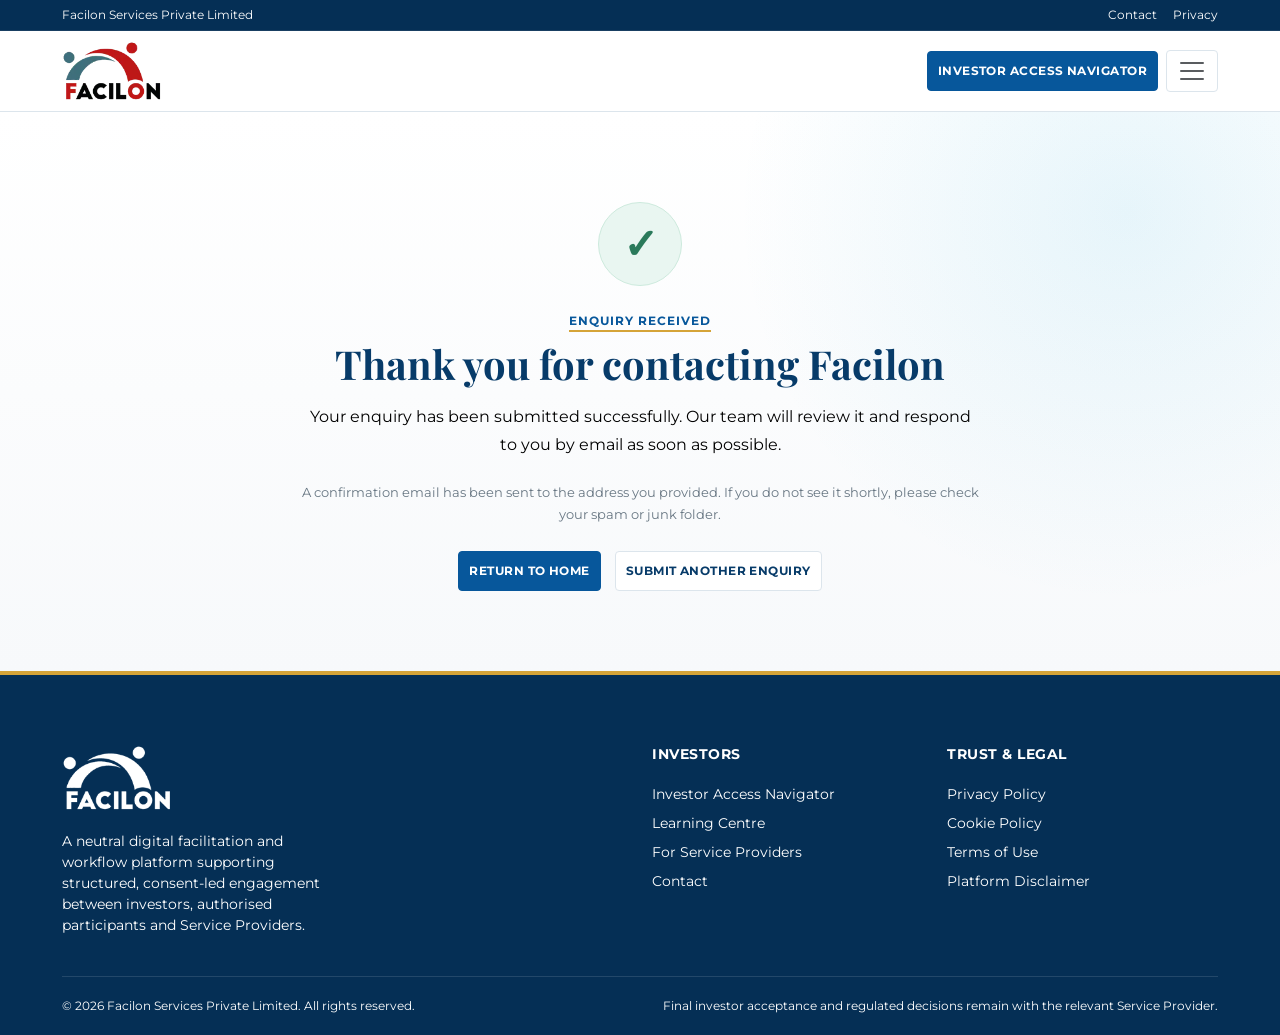
<file: thank-you.html>
<!DOCTYPE html>
<html lang="en">

<head>
  <meta charset="UTF-8" />
  <meta name="viewport" content="width=device-width, initial-scale=1.0" />
  <meta name="robots" content="noindex" />
  <meta name="description" content="Thank you for contacting Facilon Services. Your enquiry has been received." />
  <title>Thank You | Facilon Services</title>
  <link rel="icon" type="image/png" href="images/favicon.png">
  <link href="https://cdn.jsdelivr.net/npm/bootstrap@5.3.8/dist/css/bootstrap.min.css" rel="stylesheet">
  <link rel="stylesheet" href="fs-style.css">
  <style>
    .thankyou-section {
      background:
        radial-gradient(circle at 88% 18%, rgba(28, 166, 217, .10), transparent 32%),
        linear-gradient(180deg, #ffffff, var(--paper));
    }

    .thankyou-wrap {
      max-width: 680px;
      margin: 0 auto;
      text-align: center;
      padding: 20px 0 10px;
    }

    .thankyou-icon {
      width: 84px;
      height: 84px;
      border-radius: 50%;
      background: var(--green-soft);
      color: var(--green);
      display: grid;
      place-items: center;
      font-size: 42px;
      font-weight: 700;
      margin: 0 auto 22px;
      border: 1px solid #cdeadd;
    }

    .thankyou-wrap h1 {
      color: var(--blue-dark);
      font-size: 40px;
      line-height: 1.12;
      margin-bottom: 16px;
      max-width: none;
    }

    .thankyou-lead {
      font-size: 16px;
      color: var(--ink);
      line-height: 1.75;
      margin-bottom: 22px;
    }

    .thankyou-ref {
      display: inline-block;
      background: var(--sky);
      border: 1px solid #c7dfed;
      color: var(--blue-dark);
      border-radius: 999px;
      padding: 10px 20px;
      font-size: 14px;
      margin-bottom: 22px;
    }

    .thankyou-ref strong {
      letter-spacing: .5px;
    }

    .thankyou-note {
      font-size: 13px;
      color: var(--muted);
      line-height: 1.7;
      margin-bottom: 26px;
    }

    .thankyou-actions {
      display: flex;
      gap: 14px;
      justify-content: center;
      flex-wrap: wrap;
    }

    @media (max-width: 560px) {
      .thankyou-wrap h1 { font-size: 31px; }
    }
  </style>
</head>

<body>
  <div class="topbar">
    <div class="container topbar-inner d-flex justify-content-between align-items-center flex-wrap gap-3 py-1">
      <div>Facilon Services Private Limited</div>
      <div class="topbar-links d-flex flex-wrap gap-3">
        <a href="contact.html">Contact</a>
        <a href="privacy-policy.html">Privacy</a>
      </div>
    </div>
  </div>
  <header class="nav navbar">
    <div class="container d-flex align-items-center justify-content-between">
      <a class="navbar-brand" href="index.html">
        <img src="images/logo.webp" alt="Facilon">
      </a>
      <div class="nav-actions d-flex align-items-center gap-2">
        <a class="btn btn-primary d-none d-sm-inline-flex" href="investor-access-navigator.html">
          Investor Access Navigator
        </a>
        <button class="navbar-toggler" type="button" data-bs-toggle="offcanvas" data-bs-target="#sidebarNav"
          aria-controls="sidebarNav" aria-label="Open menu">
          <span class="navbar-toggler-icon"></span>
        </button>
      </div>
    </div>
  </header>
  <!-- Sidebar navigation: same offcanvas menu on desktop and mobile -->
  <div class="offcanvas offcanvas-end sidebar-nav" tabindex="-1" id="sidebarNav" aria-labelledby="sidebarNavLabel">
    <div class="offcanvas-header">
      <a class="navbar-brand" href="index.html"><img src="images/logo.webp" alt="Facilon"></a>
      <button type="button" class="btn-close" data-bs-dismiss="offcanvas" aria-label="Close"></button>
    </div>
    <div class="offcanvas-body d-flex flex-column">
      <ul class="navbar-nav flex-grow-1" aria-label="Main navigation">
        <li class="nav-item"><a class="nav-link" href="./"><img src="images/icon/sb-img-0.webp" alt=""> Home</a></li>
        <li class="nav-item"><a class="nav-link" href="investor-access-navigator.html"><img src="images/icon/sb-img-1.webp" alt=""> Investor Access Navigator</a></li>
        <li class="nav-item"><a class="nav-link" href="for-service-providers.html"><img src="images/icon/sb-img-2.webp" alt=""> For Service Providers</a></li>
        <li class="nav-item"><a class="nav-link" href="how-facilon-works.html"><img src="images/icon/sb-img-3.webp" alt=""> How Facilon Works</a></li>
        <li class="nav-item"><a class="nav-link" href="learning-centre.html"><img src="images/icon/sb-img-4.webp" alt=""> Learning Centre</a></li>
        <li class="nav-item"><a class="nav-link" href="about-facilon.html"><img src="images/icon/sb-img-5.webp" alt=""> About Facilon</a></li>
        <li class="nav-item"><a class="nav-link" href="contact.html"><img src="images/icon/sb-img-6.webp" alt=""> Contact</a></li>
      </ul>
    </div>
  </div>

  <main id="top">
    <section class="thankyou-section">
      <div class="container">
        <div class="thankyou-wrap">
          <div class="thankyou-icon">✓</div>
          <div class="eyebrow" style="color:var(--blue);">Enquiry received</div>
          <h1>Thank you for contacting Facilon</h1>
          <p class="thankyou-lead">
            Your enquiry has been submitted successfully. Our team will review it and respond
            to you by email as soon as possible.
          </p>
          <div class="thankyou-ref" id="refBox" style="display:none;">
            Your reference number: <strong id="refVal"></strong>
          </div>
          <p class="thankyou-note">
            A confirmation email has been sent to the address you provided. If you do not see it
            shortly, please check your spam or junk folder.
          </p>
          <div class="thankyou-actions">
            <a class="btn btn-primary" href="index.html">Return to Home</a>
            <a class="btn btn-outline" href="contact.html">Submit Another Enquiry</a>
          </div>
        </div>
      </div>
    </section>
  </main>

  <footer class="footer" id="contact">
    <div class="container">
      <div class="row g-4 mb-4">
        <div class="col-lg-3 col-md-6">
          <div class="footer-brand-sec navbar-brand">
            <img src="images/logo.webp" alt="Facilon">
          </div>
          <p>
            A neutral digital facilitation and workflow platform supporting structured,
            consent-led engagement between investors, authorised participants and Service Providers.
          </p>
        </div>
        <div class="col-lg-3 col-md-4">
          <!--<h3>Service Providers</h3>-->
          <!--<div class="footer-links">-->
          <!--  <a href="#modules">Facilon Modules</a>-->
          <!--  <a href="#discussion">Request a Discussion</a>-->
          <!--  <a href="#signin">Service Provider Sign In</a>-->
          <!--</div>-->
        </div>
        
        <div class="col-lg-3 col-md-4">
          <h3>Investors</h3>
          <div class="footer-links">
            <a href="investor-access-navigator.html">Investor Access Navigator</a>
            <a href="learning-centre.html">Learning Centre</a>
            <a href="for-service-providers.html">For Service Providers</a>
            <a href="contact.html">Contact</a>
          </div>
        </div>

        <div class="col-lg-3 col-md-4">
          <h3>Trust &amp; Legal</h3>
          <div class="footer-links">
            <a href="privacy-policy.html">Privacy Policy</a>
            <a href="cookies-policy.html">Cookie Policy</a>
            <a href="terms-of-use.html">Terms of Use</a>
            <a href="disclaimer.html">Platform Disclaimer</a>
            <!--<a href="#rights">Investor Rights</a>-->
            <!--<a href="#security">Security at Facilon</a>-->
          </div>
        </div>
      </div>

      <div class="footer-bottom d-flex justify-content-between flex-wrap gap-3">
        <div>© <span id="year"></span> Facilon Services Private Limited. All rights reserved.</div>
        <div>Final investor acceptance and regulated decisions remain with the relevant Service Provider.</div>
      </div>
    </div>
  </footer>

  <script src="https://cdn.jsdelivr.net/npm/bootstrap@5.3.8/dist/js/bootstrap.bundle.min.js"></script>
  <script>
    document.getElementById("year").textContent = new Date().getFullYear();
    var ref = new URLSearchParams(location.search).get("ref");
    if (ref) {
      document.getElementById("refVal").textContent = ref;
      document.getElementById("refBox").style.display = "inline-block";
    }
  </script>
</body>

</html>
</file>
<file: fs-style.css>
@import url('https://fonts.googleapis.com/css2?family=Montserrat:wght@400;500;600;700&family=Playfair+Display:wght@600;700&display=swap');

:root {
    --blue: #07579b;
    --blue-dark: #073b69;
    --blue-deep: #052f55;
    --cyan: #1ca6d9;
    --sky: #eaf5fc;
    --gold: #d5a438;
    --gold-soft: #fbf5e8;
    --green: #2a7a5b;
    --green-soft: #e9f6f1;
    --ink: #000000;
    --muted: #687783;
    --paper: #f7f9fb;
    --white: #ffffff;
    --border: #dce5ec;
    --shadow: 0 10px 28px rgba(7, 59, 105, .10);
    --shadow-hover: 0 16px 36px rgba(7, 59, 105, .16);
    --radius: 8px;

    /* Bootstrap theme overrides */
    --bs-font-sans-serif: 'Montserrat', Arial, Helvetica, sans-serif;
    --bs-body-font-family: var(--bs-font-sans-serif);
    --bs-body-color: var(--ink);
    --bs-body-bg: #ffffff;
    --bs-link-color: inherit;
    --bs-link-decoration: none;
    --bs-link-hover-color: inherit;
    --bs-border-color: var(--border);
    --bs-border-radius: var(--radius);
}

html {
    scroll-behavior: smooth;
}

img {
    display: block;
}

a {
    text-decoration: none;
    color: inherit;
}

/* Bootstrap's .container is used everywhere; cap its width to match the
   original 1180px brand max-width instead of Bootstrap's default 1320px. */
.container {
    max-width: 1180px;
}

/* ================= TOPBAR ================= */
.topbar {
    background: var(--blue-deep);
    color: #ffffff;
    font-size: 12px;
    border-bottom: 1px solid rgba(255, 255, 255, .08);
}

.topbar-inner {
    min-height: 30px;
}

/* ================= NAVBAR (Bootstrap navbar component) ================= */
.nav {
    position: sticky;
    top: 0;
    z-index: 100;
    background: var(--white);
    border-bottom: 1px solid var(--border);
    padding: 0;
}

.nav .navbar-brand {
    padding: 10px 0;
}

.navbar .dropdown-menu .dropdown-item {
    font-size: 14px;
}

.nav .navbar-brand img {
    width: 100px;
    height: auto;
}

.nav .nav-link {
    position: relative;
    color: var(--ink);
    font-size: 14px;
    font-weight: 600;
    line-height: 1.25;
    padding: 10px 0;
    margin: 0 10px;
    border-radius: var(--radius);
    white-space: nowrap;
    transition: background-color .15s ease, color .15s ease;
}

.nav .nav-link::after {
    content: "";
    position: absolute;
    left: 0.85rem;
    right: 0.85rem;
    bottom: 0.25rem;
    height: 2px;
    background: var(--gold);
    transform: scaleX(0);
    transform-origin: left;
    transition: transform .2s ease;
}

.nav .nav-link:hover {
    color: var(--blue-dark);
    background: var(--sky);
}

.nav .nav-link:hover::after {
    transform: scaleX(1);
}

.nav .nav-link:focus-visible {
    outline: 2px solid var(--cyan);
    outline-offset: 2px;
}

.nav .navbar-toggler {
    border-color: var(--border);
    color: var(--blue-dark);
    border-radius: 4px;
    padding: 5px 10px;
}

.nav .navbar-toggler:focus {
    box-shadow: 0 0 0 2px var(--cyan);
}

/* ================= SIDEBAR NAV (Bootstrap offcanvas) =================
   Always opened via the hamburger button, on desktop and on mobile —
   it is not tied to a breakpoint the way navbar-collapse is. */
.sidebar-nav {
    width: 300px;
    background: var(--white);
}

.sidebar-nav .offcanvas-header {
    border-bottom: 1px solid var(--blue-dark);
    padding: 20px;
}

.sidebar-nav .offcanvas-header .navbar-brand img {
    width: 100px;
    height: auto;
}

.sidebar-nav .offcanvas-body {
    padding: 0 0 20px;
}

.sidebar-nav .navbar-nav {
    width: 100%;
}

.sidebar-nav .nav-link {
    width: 100%;
    margin: 0;
    padding: 15px 20px;
    border-radius: 0;
    border-bottom: 1px solid var(--border);
    font-size: 16px;
    display: flex;
    align-items: center;
    gap: 10px;
}

.sidebar-nav .nav-link::after {
    display: none;
}

.sidebar-nav .nav-link img {
    width: 25px;
}

.sidebar-nav hr {
    border-color: var(--border);
    opacity: 1;
}

@media (max-width: 480px) {
    .sidebar-nav {
        width: 86vw;
    }
    
    .topbar {
        display: none;
    }
    
    .nav .navbar-brand img {
        width: 70px;
    }
}

/* ================= BUTTONS (Bootstrap .btn base, brand color modifiers) ================= */
.btn {
    display: inline-flex;
    align-items: center;
    justify-content: center;
    gap: 10px;
    border: none;
    border-radius: 4px;
    padding: 10px;
    font-size: 12px;
    font-weight: 700;
    text-transform: uppercase;
    letter-spacing: .45px;
    transition: .2s;
}

.btn-primary {
    background: var(--blue);
    border: 1px solid var(--blue);
    color: #ffffff;
}

.btn-primary:hover,
.btn-primary:active,
.btn-primary:focus {
    background: var(--blue-dark);
    border-color: var(--blue-dark);
    color: #fff;
    transform: translateY(-1px);
}

.btn-gold {
    background: var(--gold);
    border-color: var(--gold);
    color: #fff;
    box-shadow: 0 6px 16px rgba(0, 0, 0, .14);
}

.btn-gold:hover {
    background: #bd8a25;
    border-color: #bd8a25;
    color: #fff;
    transform: translateY(-1px);
}

.btn-outline {
    background: #fff;
    color: var(--blue-dark);
    border: 1px solid var(--border);
}

.btn-outline:hover {
    border-color: var(--blue);
    color: var(--blue);
}

.btn-ghost-light {
    background: transparent;
    color: #fff;
    border: 1px solid rgba(255, 255, 255, .55);
}

.btn-ghost-light:hover {
    background: rgba(255, 255, 255, .12);
    color: #fff;
}

.btn-light-solid {
    background: #fff;
    color: var(--blue-dark);
}

.btn-light-solid:hover {
    background: var(--sky);
    color: var(--blue-dark);
}

/* ================= HERO ================= */
.hero {
    position: relative;
    overflow: hidden;
    color: #fff;
    background:
        radial-gradient(circle at 88% 18%, rgba(28, 166, 217, .34), transparent 30%),
        linear-gradient(100deg, rgba(5, 47, 85, .98), rgba(7, 87, 155, .91));
}

.hero::after {
    content: '';
    position: absolute;
    right: -130px;
    bottom: -170px;
    width: 400px;
    height: 400px;
    border: 75px solid rgba(255, 255, 255, .045);
    border-radius: 50%;
}

.eyebrow {
    display: inline-block;
    font-size: 12px;
    letter-spacing: 1px;
    text-transform: uppercase;
    font-weight: 700;
    color: inherit;
    margin-bottom: 10px;
    padding-bottom: 0;
    border-bottom: 2px solid var(--gold);
}

h1,
h2,
h3 {
    margin-top: 0;
    font-weight: 700;
    color: var(--blue-dark);
}

h1 {
    font-family: 'Playfair Display', Georgia, serif;
    color: #fff;
    font-size: 50px;
    line-height: 1.08;
    margin-bottom: 20px;
    max-width: 830px;
}

h2 {
    font-family: 'Playfair Display', Georgia, serif;
    font-size: 36px;
    line-height: 1.2;
    margin-bottom: 10px;
}

h3 {
    font-size: 16px;
    line-height: 1.35;
    margin-bottom: 10px;
}

.hero-copy p {
    max-width: 760px;
    color: #ffffff;
    font-size: 16px;
    line-height: 1.8;
}

.micro {
    font-size: 12px;
    color: #ffffff;
    line-height: 1.6;
}

.hero-panel {
    background: rgba(255, 255, 255, .10);
    border: 1px solid rgba(255, 255, 255, .24);
    border-radius: 8px;
    padding: 30px;
    backdrop-filter: blur(5px);
    box-shadow: 0 18px 38px rgba(3, 31, 56, .24);
}

.hero-panel-title {
    color: #fff;
    font-weight: 700;
    font-size: 14px;
    text-transform: uppercase;
    letter-spacing: .6px;
    margin-bottom: 10px;
}

.audience-link {
    display: grid;
    grid-template-columns: 50px 1fr auto;
    gap: 15px;
    align-items: center;
    padding: 15px;
    border: 1px solid rgba(255, 255, 255, .18);
    background: rgba(255, 255, 255, .06);
    border-radius: 6px;
    transition: .2s;
}

.audience-link:hover {
    background: rgba(255, 255, 255, .12);
}

.audience-icon {
    width: 50px;
    height: 50px;
    display: flex;
    align-items: center;
    border-radius: 4px;
    background: rgba(255, 255, 255, .11);
    font-size: 22px;
    justify-content: center;
}

.audience-icon img {
    width: 25px;
    height: auto;
}

.audience-link strong {
    display: block;
    color: #fff;
    font-size: 14px;
}

.audience-link span {
    display: block;
    color: #ffffff;
    font-size: 12px;
    line-height: 1.55;
}

.audience-arrow {
    color: #ffffff;
    font-size: 18px;
    font-weight: 700;
}

/* ================= SECTIONS ================= */
section {
    padding: 70px 0;
}

.section-alt {
    background: var(--paper);
    border-top: 1px solid var(--border);
    border-bottom: 1px solid var(--border);
}

.section-head h2::after {
    content: '';
    display: block;
    width: 54px;
    height: 3px;
    background: var(--gold);
    margin-top: 14px;
}

.section-head p {
    margin: 0;
    color: var(--ink);
    font-size: 14px;
}

/* ================= PATH CARDS (two-column) ================= */
.path-card {
    position: relative;
    overflow: hidden;
    background: #fff;
    border: 1px solid var(--border);
    border-radius: 8px;
    box-shadow: var(--shadow);
    padding: 20px 30px;
}

.path-card::before {
    content: '';
    position: absolute;
    left: 0;
    top: 0;
    width: 100%;
    height: 5px;
    background: var(--blue);
}

.path-card.provider::before {
    background: var(--gold);
}

.path-card p {
    color: var(--ink);
    font-size: 14px;
}

.path-points {
    list-style: none;
    padding: 0;
    margin: 0 0 24px;
    display: grid;
    gap: 10px;
}

.path-points li {
    display: grid;
    grid-template-columns: 22px 1fr;
    gap: 10px;
    font-size: 14px;
    color: #000000;
}

.path-points li::before {
    content: '✓';
    width: 20px;
    height: 20px;
    border-radius: 50%;
    display: grid;
    place-items: center;
    background: var(--green-soft);
    color: var(--green);
    font-size: 11px;
    font-weight: 700;
}

/* ================= CARD GRIDS (factors, journey, services, trust, learning) ================= */
.factor-card,
.service-card,
.trust-card,
.learning-card {
    background: #fff;
    border: 1px solid var(--border);
    border-radius: 6px;
    padding: 20px;
    transition: .2s;
    height: 100%;
}

.factor-card:hover,
.service-card:hover,
.trust-card:hover,
.learning-card:hover {
    transform: translateY(-3px);
    box-shadow: var(--shadow-hover);
    border-color: #bdd7e7;
}

.icon {
    width: 46px;
    height: 46px;
    border-radius: 5px;
    display: grid;
    place-items: center;
    background: var(--sky);
    color: var(--blue);
    font-size: 21px;
    margin-bottom: 15px;
}

.icon img {
    width: 30px;
    height: auto;
}

.factor-card p,
.service-card p,
.trust-card p,
.learning-card p {
    color: var(--ink);
    margin: 0;
    font-size: 14px;
}

.journey-step {
    background: #fff;
    border: 1px solid var(--border);
    border-radius: 6px;
    padding: 20px;
    box-shadow: 0 4px 14px rgba(7, 59, 105, .05);
    height: 100%;
}

.journey-num {
    width: 40px;
    height: 40px;
    border-radius: 4px;
    background: var(--blue);
    color: #fff;
    display: grid;
    place-items: center;
    font-weight: 700;
    margin-bottom: 16px;
    font-size: 20px;
}

.journey-step p {
    margin: 0;
    font-size: 14px;
    color: var(--ink);
}

.service-card {
    border-top: 3px solid var(--blue);
}

.service-card.gold-top {
    border-top-color: var(--gold);
}

.trust-card {
    background: var(--green-soft);
    border-color: #d4ebe2;
}

.learning-tag {
    display: inline-block;
    background: var(--sky);
    color: var(--blue-dark);
    border-radius: 999px;
    padding: 6px 10px;
    font-size: 10px;
    font-weight: 700;
    margin-bottom: 10px;
    text-transform: uppercase;
    letter-spacing: .45px;
}

/* ================= CTA BAND ================= */
.band {
    background: linear-gradient(105deg, var(--blue-dark), var(--blue));
    color: #fff;
}

.band h2 {
    color: #fff;
    margin-bottom: 10px;
}

.band p {
    margin: 0;
    color: #ffffff;
    font-size: 14px;
}

/* ================= DISCLAIMER ================= */
.disclaimer {
    background: var(--gold-soft);
    border: 1px solid #e8d7a7;
    border-left: 5px solid var(--gold);
    border-radius: 5px;
    padding: 20px;
    font-size: 14px;
    color: #6a5b35;
    margin-top: 30px;
}

/* ================= FOOTER ================= */
.footer {
    background: var(--blue-deep);
    color: #c8d8e4;
    border-top: 4px solid var(--gold);
    padding: 70px 0 20px;
}

.footer-brand-sec img {
    filter: brightness(0) invert(1);
    margin-bottom: 20px;
    width: 110px;
}

.footer h3 {
    color: #fff;
    font-weight: 700;
    font-size: 14px;
    text-transform: uppercase;
    letter-spacing: .5px;
    margin-bottom: 20px;
}

.footer p,
.footer a {
    color: #ffffff;
    font-size: 14px;
}

.footer-links {
    display: grid;
    gap: 8px;
}

.footer-bottom {
    border-top: 1px solid rgba(255, 255, 255, .12);
    padding-top: 20px;
    font-size: 12px;
    color: #ffffff;
}

/* ================= RESPONSIVE ================= */
@media (max-width: 820px) {
    h1 {
        font-size: 40px;
    }
}

@media (prefers-reduced-motion: reduce) {
    * {
        transition-duration: 0.001ms !important;
        animation-duration: 0.001ms !important;
    }
}
</file>
<file: assets/forms.css>
/* Facilon form feedback: inline field errors + toast notifications.
   Additive only — no existing layout is affected when there are no errors.
   Uses existing brand tokens (--red, --green, --border) with safe fallbacks. */

/* Red asterisk for mandatory-field markers (both forms) */
.required {
  color: var(--red, #b42318);
  font-weight: 700;
}

.field-error {
  display: none;
  color: var(--red, #b42318);
  font-size: 12px;
  line-height: 1.45;
  margin-top: 6px;
  font-weight: 600;
}
.field-error.show { display: block; }

/* Highlight invalid inputs/selects/textareas */
.has-error .input,
.has-error .select,
.has-error .textarea,
.input.has-error,
.select.has-error,
.textarea.has-error {
  border-color: var(--red, #b42318) !important;
}

/* Subtle emphasis for invalid option groups (which have no bordered input) */
.options.has-error,
.grid2.has-error,
.grid3.has-error {
  outline: 1px dashed var(--red, #b42318);
  outline-offset: 6px;
  border-radius: 8px;
}

/* ---------------- Toast ---------------- */
#ff-toast-host {
  position: fixed;
  top: 16px;
  right: 16px;
  z-index: 100000;
  display: flex;
  flex-direction: column;
  gap: 10px;
  max-width: 360px;
  pointer-events: none;
}
.ff-toast {
  pointer-events: auto;
  display: flex;
  align-items: flex-start;
  gap: 10px;
  background: #fff;
  border: 1px solid var(--border, #dce3ea);
  border-left: 4px solid var(--red, #b42318);
  border-radius: 10px;
  padding: 12px 14px;
  box-shadow: 0 10px 30px rgba(15, 25, 35, .16);
  font-size: 13px;
  color: #1a2430;
  opacity: 0;
  transform: translateX(24px);
  transition: opacity .28s ease, transform .28s ease;
}
.ff-toast.show { opacity: 1; transform: none; }
.ff-toast.success { border-left-color: var(--green, #2a7a5b); }
.ff-toast-msg { flex: 1; line-height: 1.5; }
.ff-toast-x {
  border: 0;
  background: none;
  font-size: 18px;
  line-height: 1;
  cursor: pointer;
  color: #8b98a7;
  padding: 0 2px;
}
.ff-toast-ic {
  width: 18px;
  height: 18px;
  border-radius: 50%;
  flex: 0 0 auto;
  margin-top: 1px;
  background: var(--red, #b42318);
  position: relative;
}
.ff-toast.success .ff-toast-ic { background: var(--green, #2a7a5b); }
.ff-toast-ic::after {
  content: '!';
  color: #fff;
  font-size: 12px;
  font-weight: 800;
  position: absolute;
  left: 0; right: 0;
  text-align: center;
  top: -1px;
}
.ff-toast.success .ff-toast-ic::after { content: '\2713'; font-size: 11px; }

@media (max-width: 480px) {
  #ff-toast-host { left: 12px; right: 12px; max-width: none; }
}
</file>
<file: assets/navigator.css>
/* Component styles + tokens for the standalone navigator flow pages
   (save / verify / success). Mirrors the look of the in-app screens.
   Load order: bootstrap → fs-style.css → forms.css → navigator.css */

:root {
  --ink: #0f1923;
  --ink2: #4a5568;
  --faint: #8b98a7;
  --paper: #f7f5f0;
  --blue: #1a4d6e;
  --blue2: #2d7da8;
  --bluebg: #e8f3fa;
  --gold: #c5922a;
  --goldbg: #fdf6e3;
  --green: #2a7a5b;
  --greenbg: #e6f5ef;
  --red: #b42318;
  --border: #dce3ea;
  --shadow: 0 4px 20px rgba(15, 25, 35, .08);
  --r: 12px;
}

.nav-flow {
  padding: 40px 0 60px;
}

/* Progress steps */
.steps {
  display: grid;
  grid-template-columns: repeat(4, 1fr);
  gap: 7px;
  margin-bottom: 26px;
}

.step {
  border: 1px solid var(--border);
  background: #fff;
  border-radius: 8px;
  padding: 10px;
  font-size: 12px;
  color: var(--ink2);
  text-align: center;
}

.step.active {
  background: var(--bluebg);
  border-color: var(--blue);
  color: var(--blue);
  font-weight: 700;
}

.step.done {
  background: var(--greenbg);
  border-color: #9fd3be;
  color: var(--green);
}

.eyebrow {
  display: inline-block;
  font-size: 12px;
  text-transform: uppercase;
  letter-spacing: 1.8px;
  color: var(--blue2);
  font-weight: 700;
  margin-bottom: 10px;
  border-bottom: 0;
}

.title {
  font-family: 'Playfair Display', Georgia, serif;
  font-size: 36px;
  line-height: 1.2;
  margin: 0 0 10px;
  font-weight: 700;
  color: var(--blue-dark);
}

.sub {
  color: var(--ink2);
  margin-bottom: 20px;
}

.card {
  background: #fff;
  border: 1px solid var(--border);
  border-radius: var(--r);
  padding: 20px;
  margin-bottom: 20px;
  box-shadow: var(--shadow);
}

.grid2 {
  display: grid;
  grid-template-columns: 1fr 1fr;
  gap: 16px;
}

.field {
  margin-bottom: 17px;
}

.label {
  display: block;
  font-size: 12px;
  text-transform: uppercase;
  letter-spacing: .5px;
  font-weight: 700;
  color: var(--faint);
  margin-bottom: 7px;
}

.help {
  font-size: 12px;
  color: var(--faint);
  margin-top: 6px;
  line-height: 1.5;
}

.select,
.input {
  width: 100%;
  padding: 11px 13px;
  border: 1.5px solid var(--border);
  border-radius: 7px;
  background: #fff;
  font-size: 14px;
  color: var(--ink);
}

.consent {
  display: flex;
  gap: 11px;
  align-items: flex-start;
  border: 1px solid var(--border);
  border-radius: 9px;
  padding: 14px;
  margin-bottom: 10px;
  background: var(--paper);
}

.consent:last-child {
  margin-bottom: 0;
}

.consent input {
  margin-top: 3px;
}

.consent div {
  font-size: 12px;
  color: var(--ink2);
  line-height: 1.6;
}

.privacy-notice {
  border: 1px solid var(--border);
  border-radius: 10px;
  background: #fbfdff;
  padding: 10px 20px;
  font-size: 12px;
  color: var(--ink2);
  line-height: 1.65;
  margin-bottom: 14px;
}

.privacy-notice strong {
  color: var(--ink);
  font-size: 16px;
}

.privacy-notice a {
  color: var(--blue);
  font-weight: 700;
}

.legal-banner {
  border-left: 4px solid var(--blue);
  background: var(--bluebg);
  padding: 14px 16px;
  border-radius: 8px;
  font-size: 12px;
  line-height: 1.65;
  color: var(--ink2);
  margin: 0 0 20px;
}

.legal-banner strong {
  color: var(--ink);
}

.impact-title {
  font-size: 12px;
  text-transform: uppercase;
  letter-spacing: 1px;
  color: var(--faint);
  font-weight: 700;
  margin-bottom: 12px;
}

.status {
  border-radius: 10px;
  padding: 10px 20px;
  border-left: 4px solid var(--gold);
  background: var(--goldbg);
  font-size: 14px;
  line-height: 1.65;
  color: var(--ink2);
  margin-bottom: 20px;
}

.status strong {
  color: var(--ink);
}

.profile-summary {
  background: var(--paper);
  border-radius: 10px;
  padding: 17px;
  text-align: left;
  margin: 20px 0;
}

.sumrow {
  display: flex;
  justify-content: space-between;
  border-bottom: 1px solid var(--border);
  padding: 10px 0;
  font-size: 12px;
  gap: 10px;
}

.sumrow:last-child {
  border-bottom: 0;
}

.sumrow span {
  color: var(--ink2);
}

.verify-box {
  text-align: center;
  max-width: 600px;
  margin: 0 auto;
}

.mailicon {
  font-size: 50px;
}

.code {
  display: flex;
  justify-content: center;
  gap: 8px;
  margin: 20px 0;
}

.code input {
  width: 46px;
  height: 50px;
  text-align: center;
  font-size: 20px;
  border: 1.5px solid var(--border);
  border-radius: 8px;
}

.success {
  text-align: center;
  max-width: 680px;
  margin: 0 auto;
}

.success-icon {
  width: 72px;
  height: 72px;
  border-radius: 50%;
  background: var(--greenbg);
  color: var(--green);
  display: flex;
  align-items: center;
  justify-content: center;
  font-size: 34px;
  margin: 0 auto 18px;
}

.phase2 {
  margin-top: 28px;
  background: #f2f5f7;
  border: 1px dashed #aeb9c4;
  border-radius: 10px;
  padding: 16px;
  font-size: 12px;
  color: var(--ink2);
  line-height: 1.6;
}

.disclaimer {
  font-size: 14px;
  line-height: 1.6;
  margin-top: 18px;
  color: var(--ink2);
}

.fac-nav-investor-form-sec {
  display: flex;
  justify-content: space-between;
  gap: 12px;
}

@media (max-width: 800px) {
  .grid2 { grid-template-columns: 1fr; }
  .title { font-size: 29px; }
  .steps { grid-template-columns: repeat(2, 1fr); }
}
</file>
